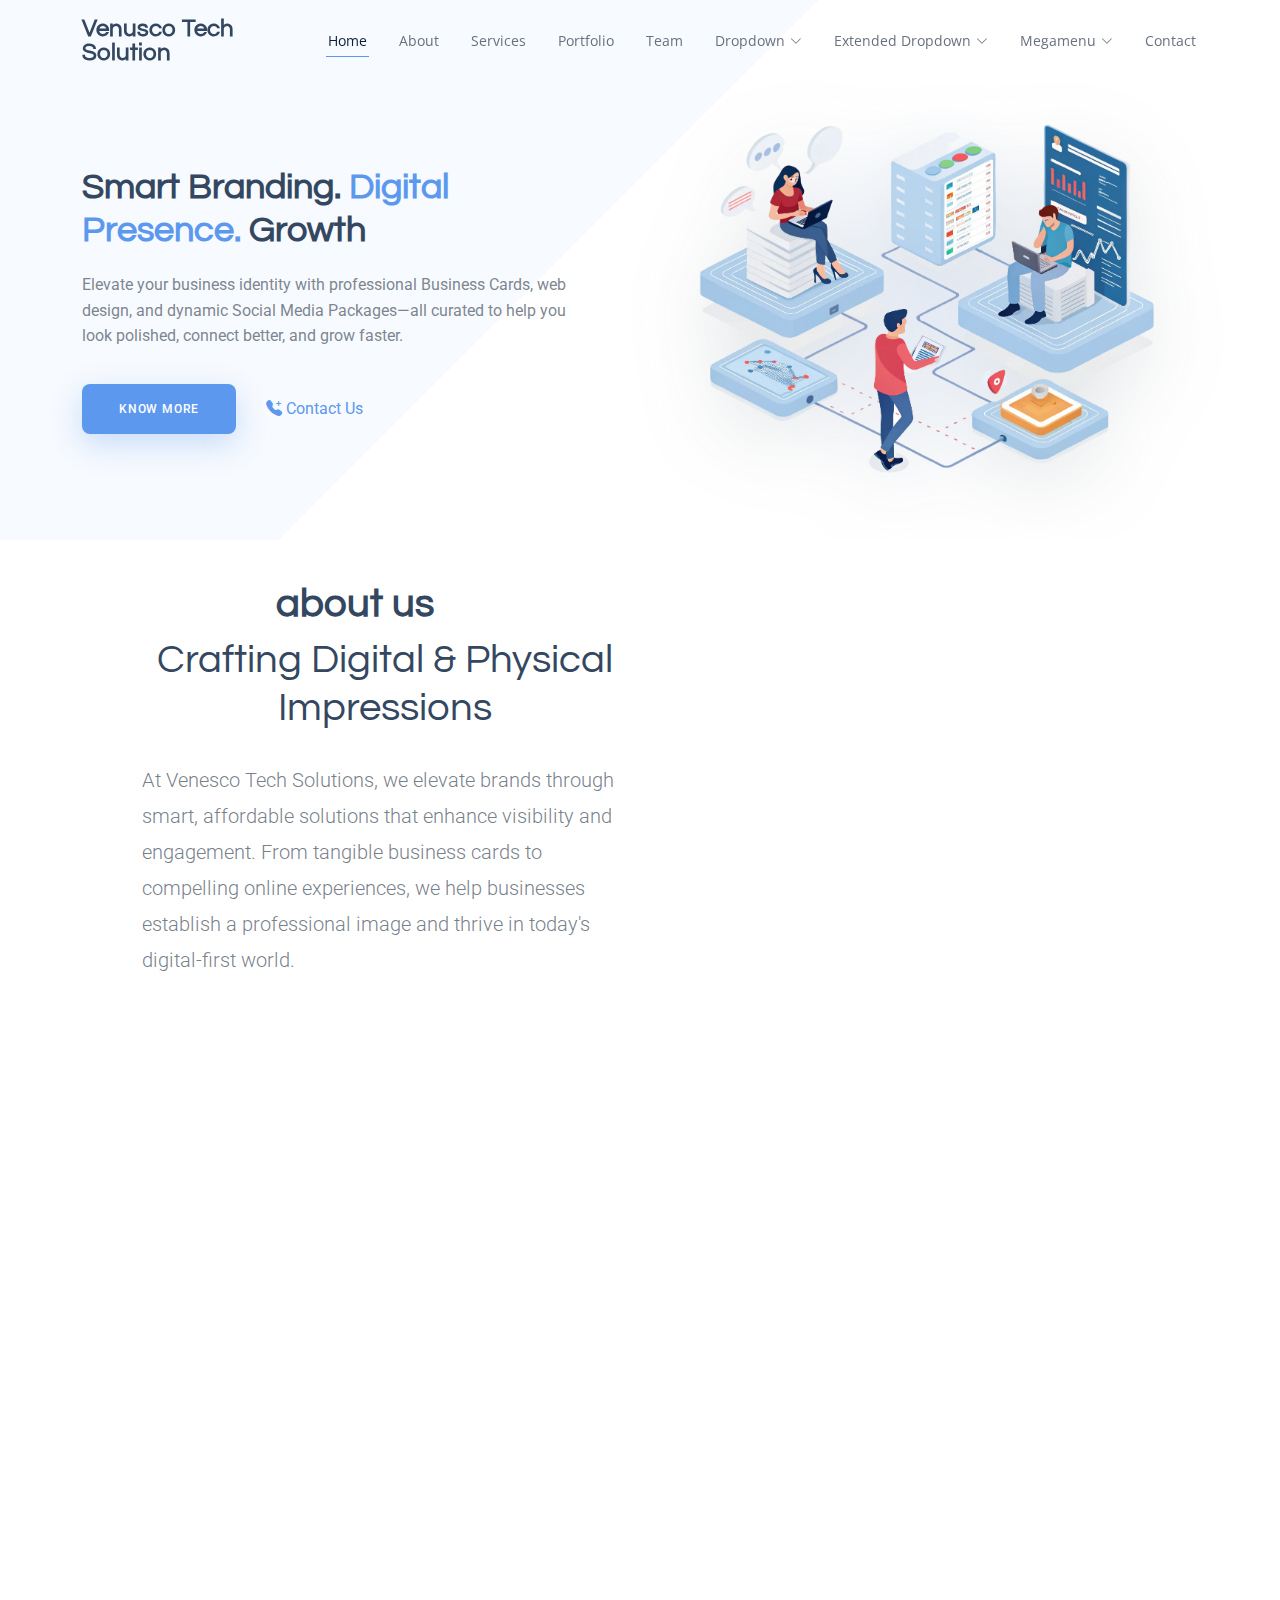
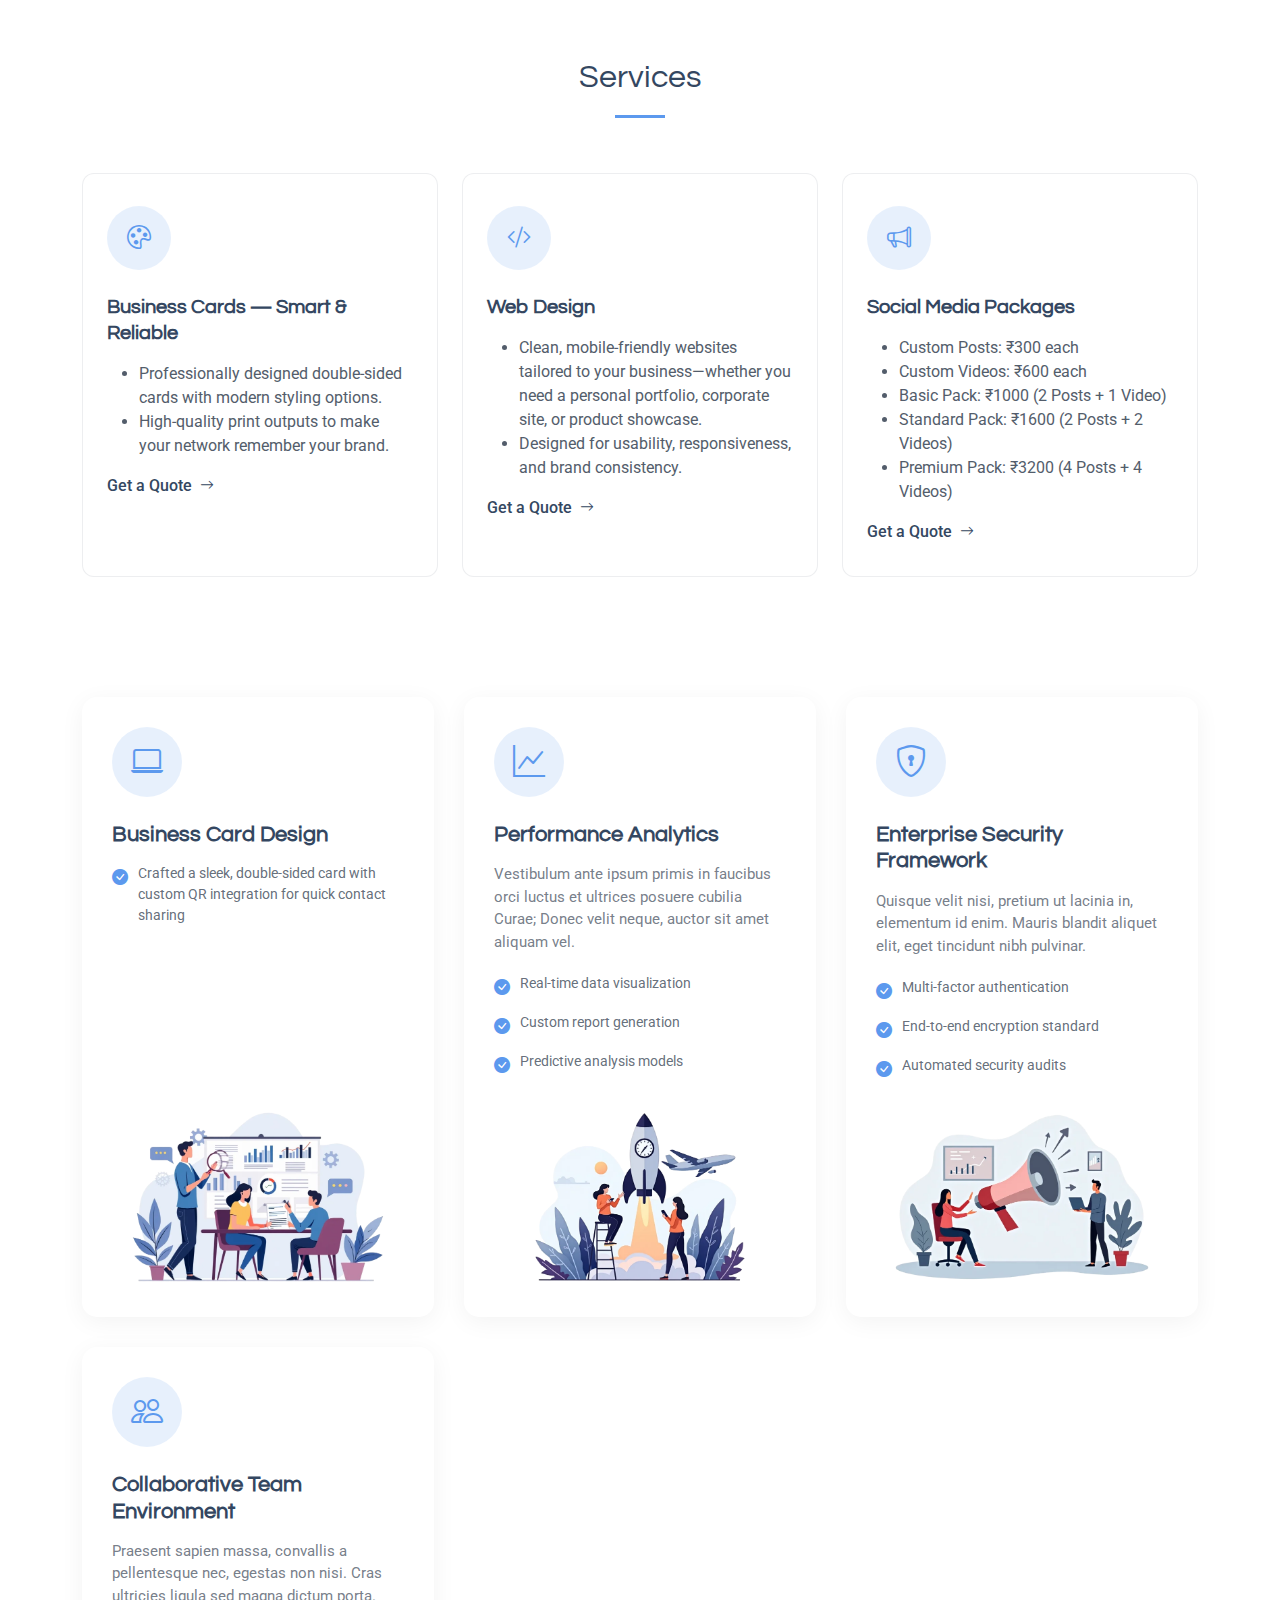
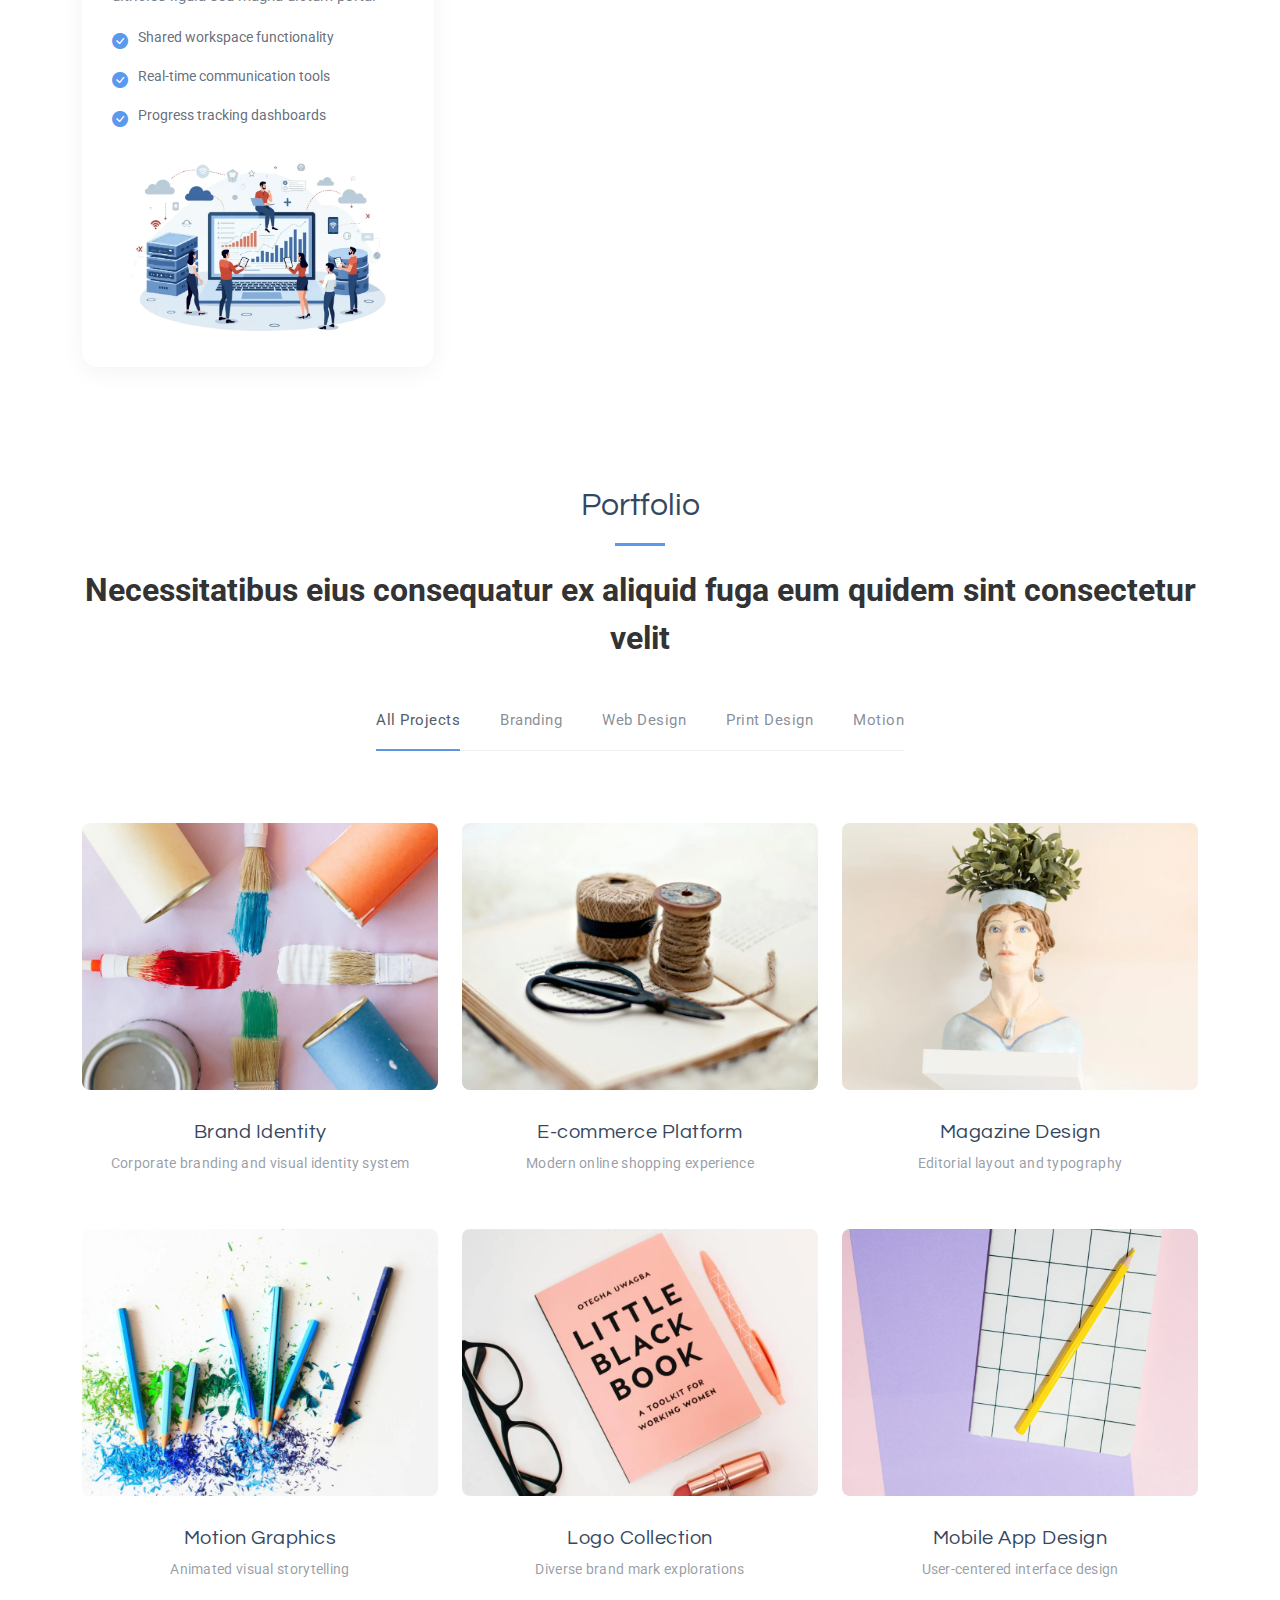
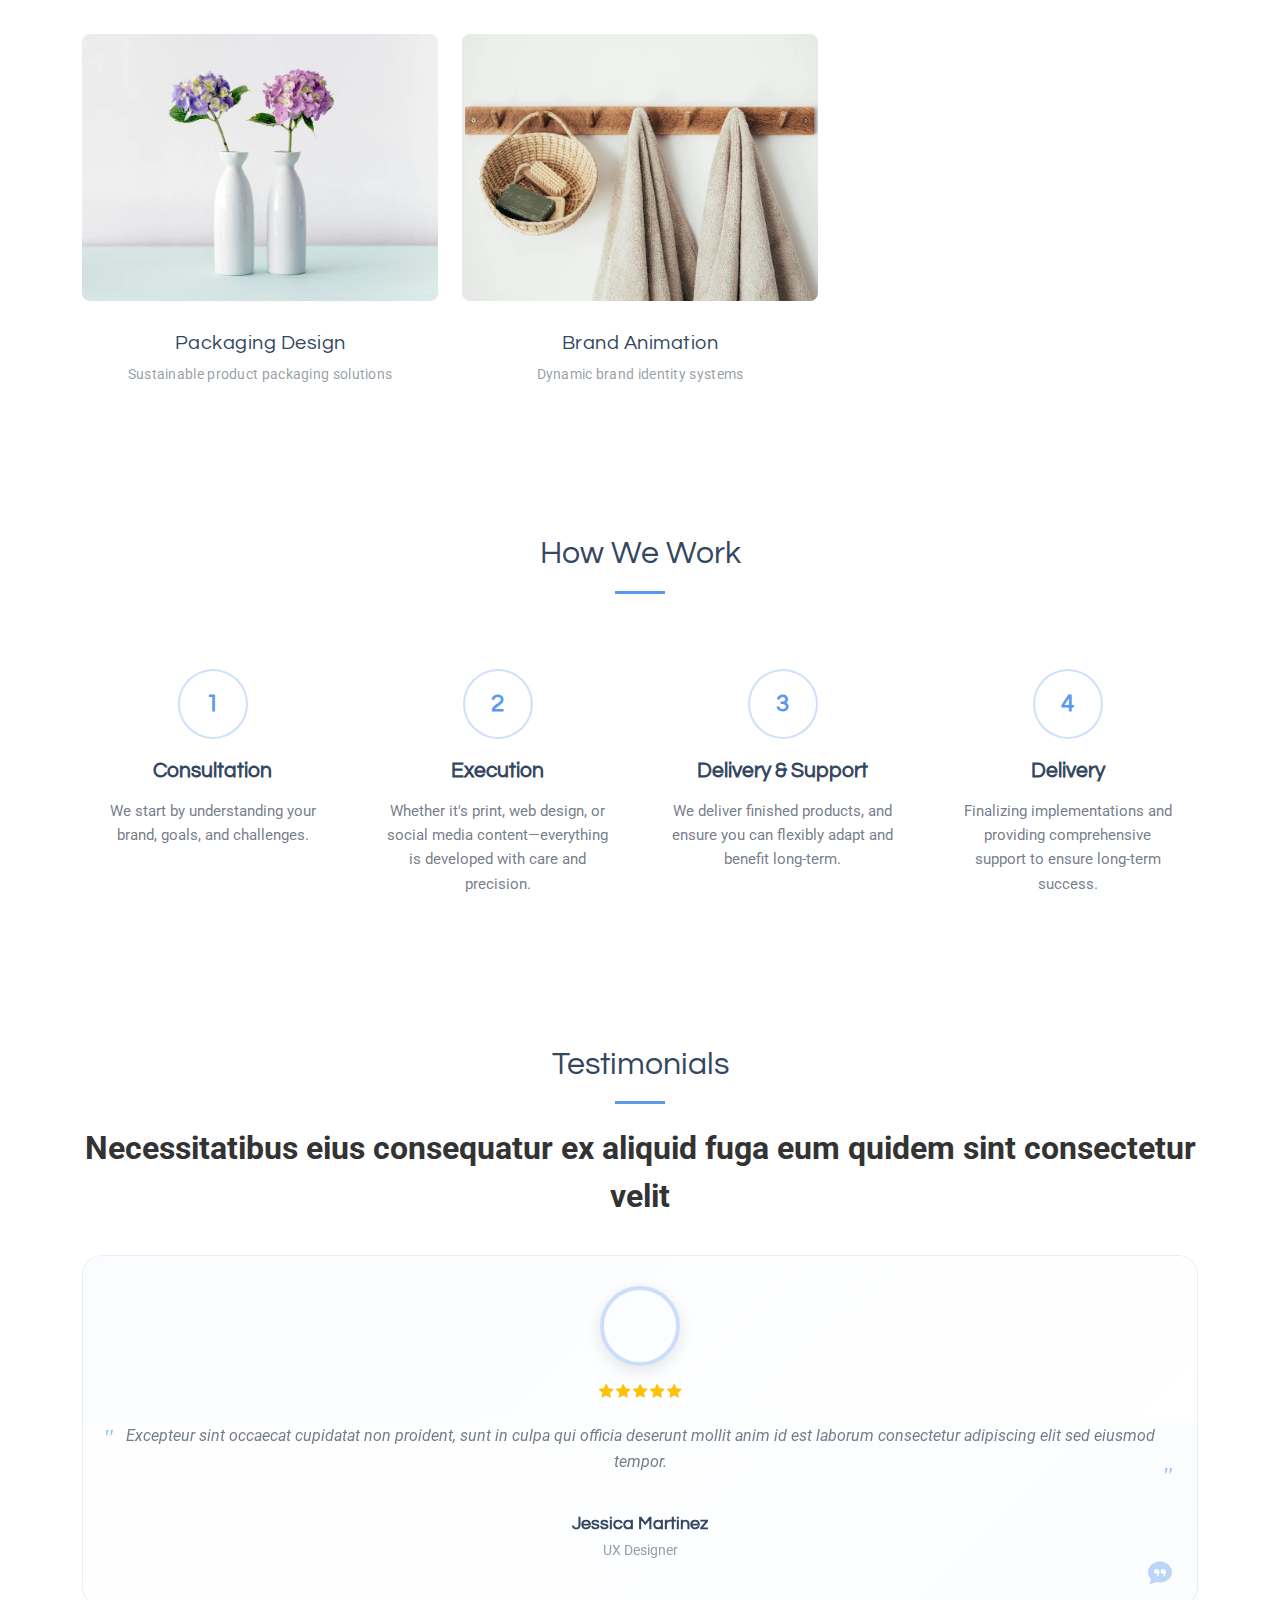
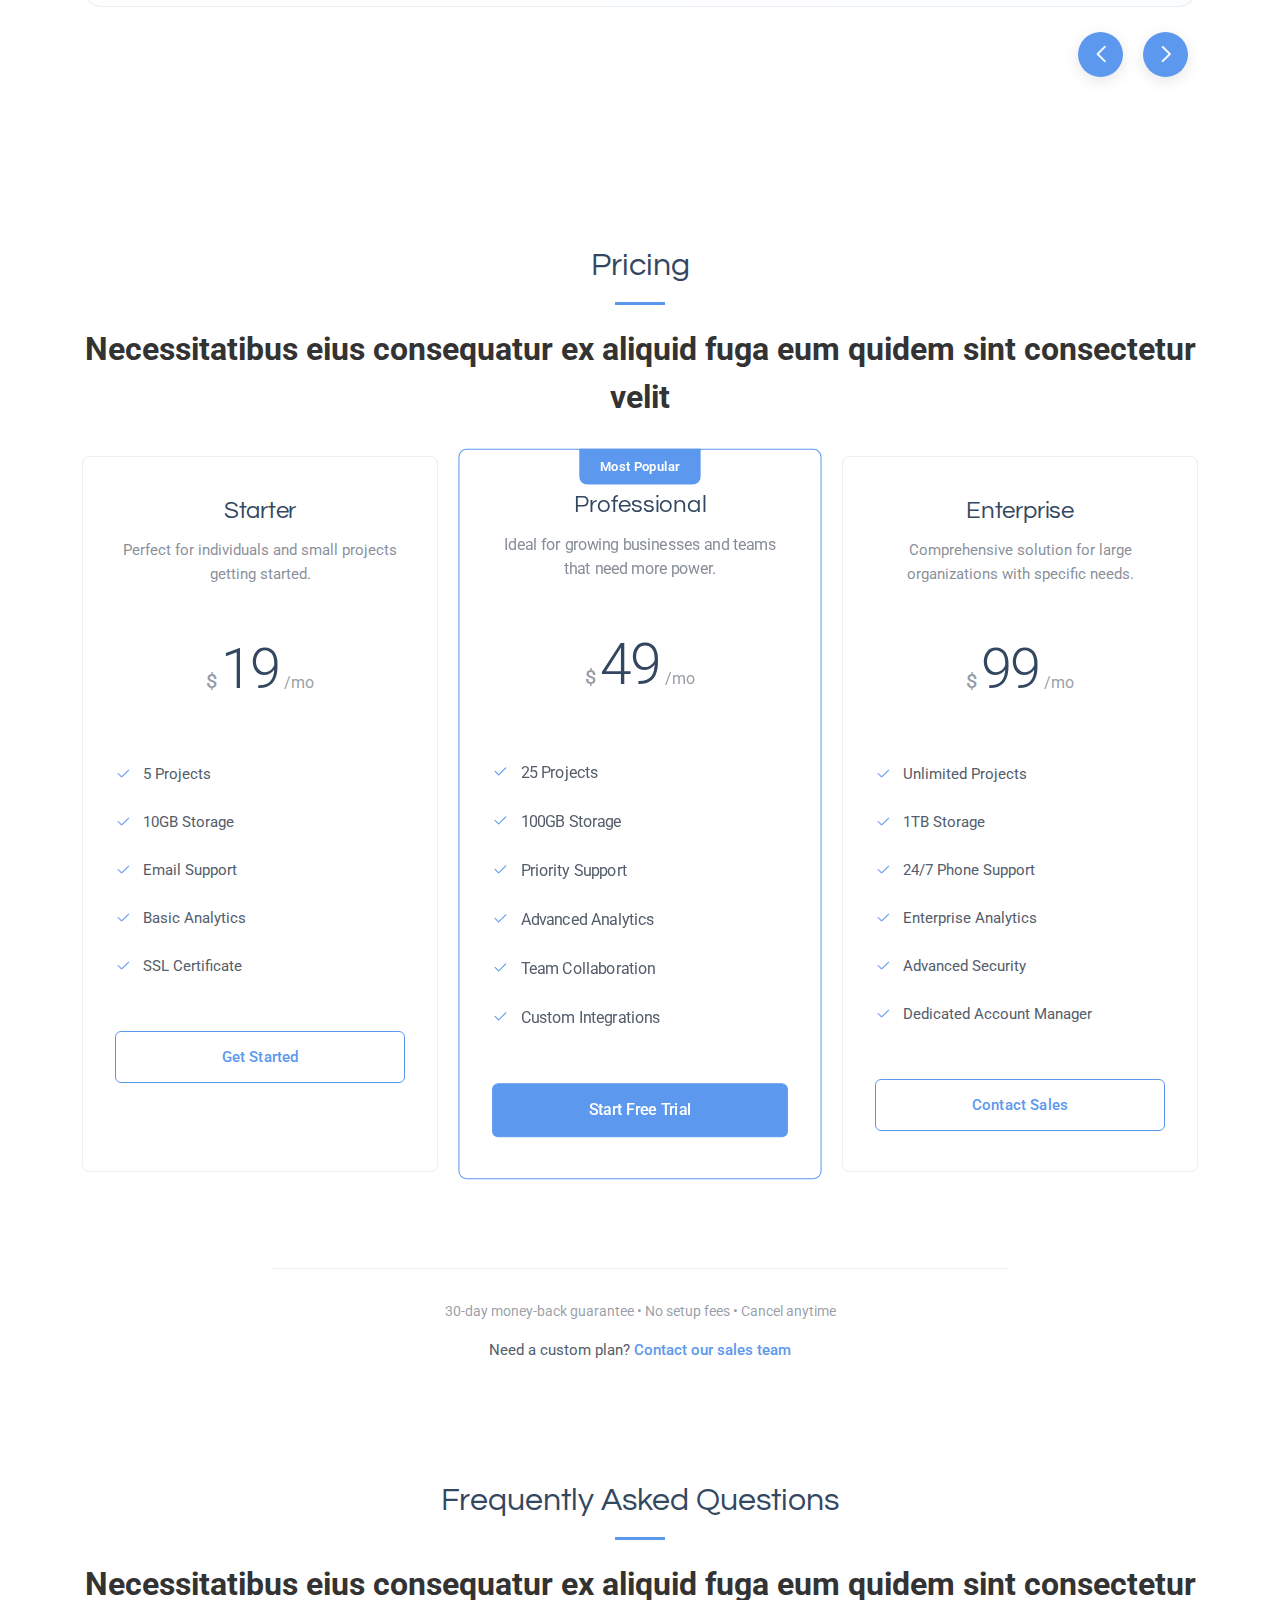
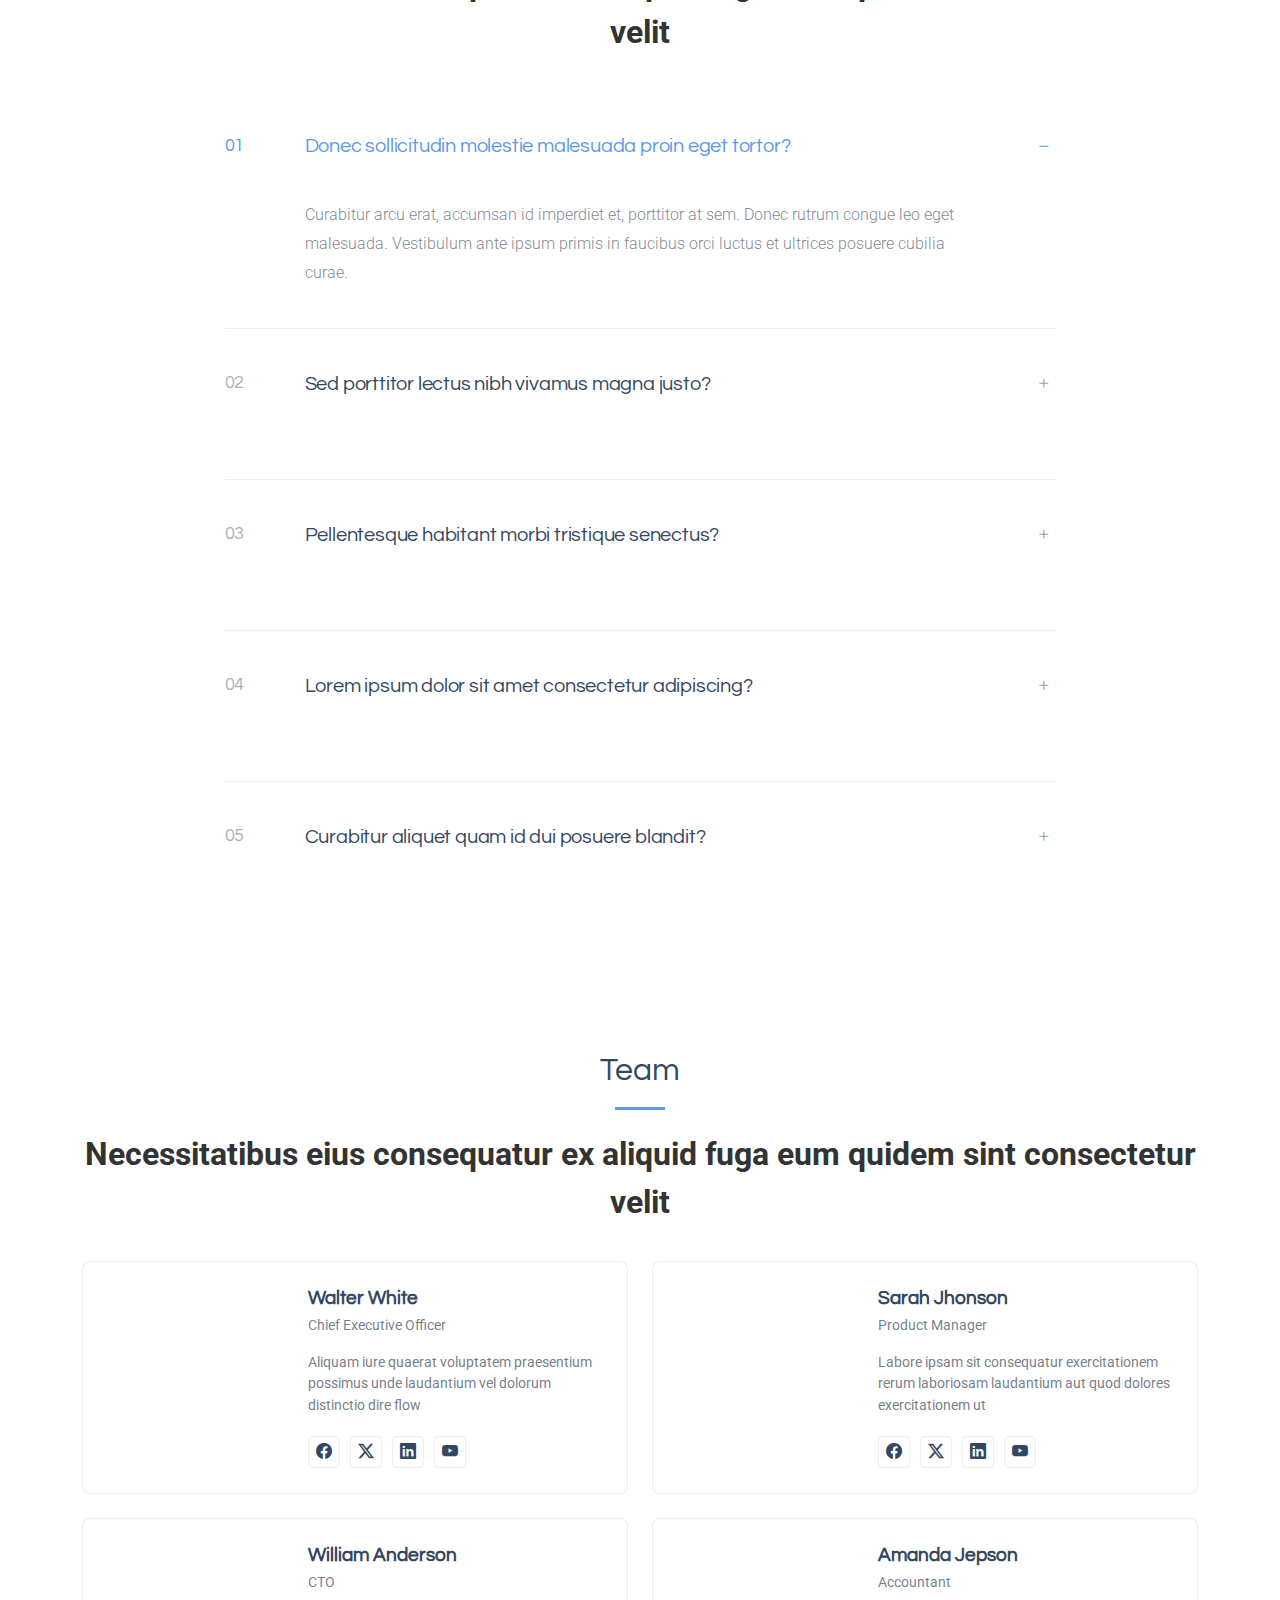
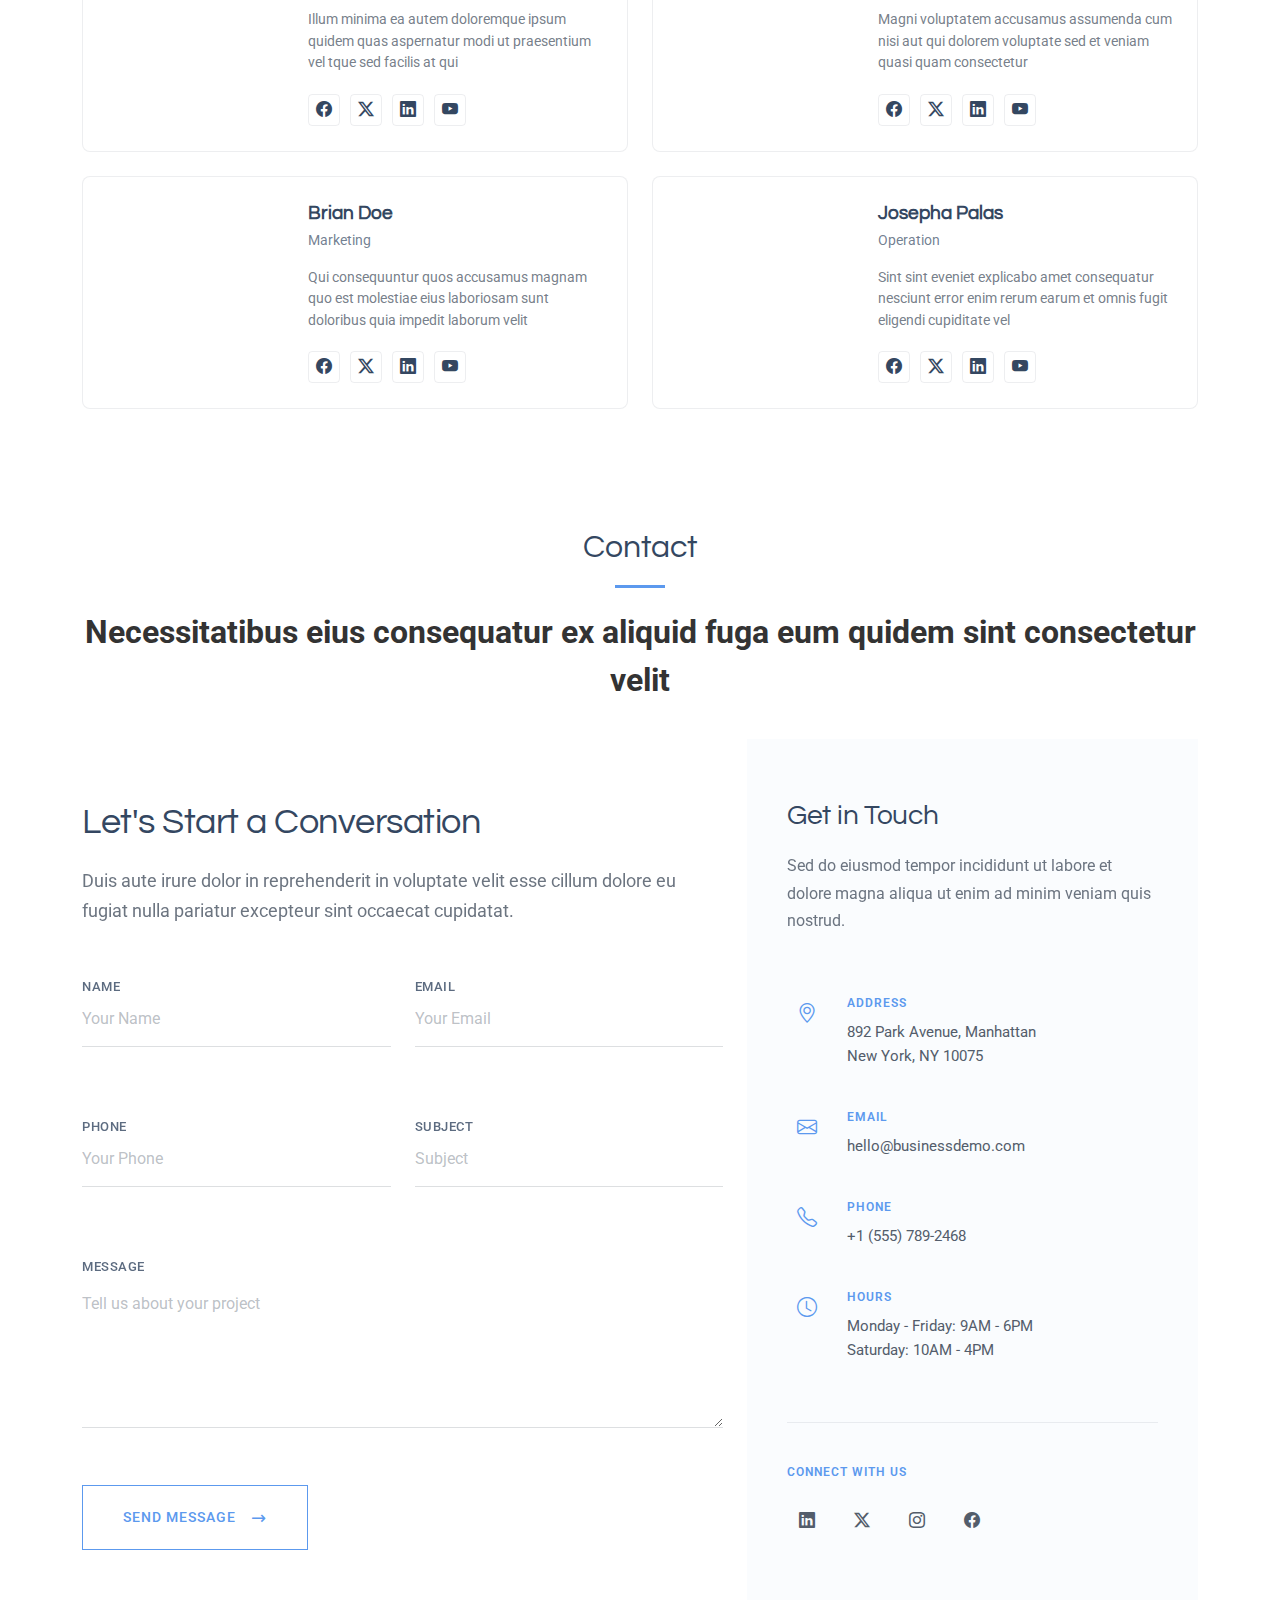
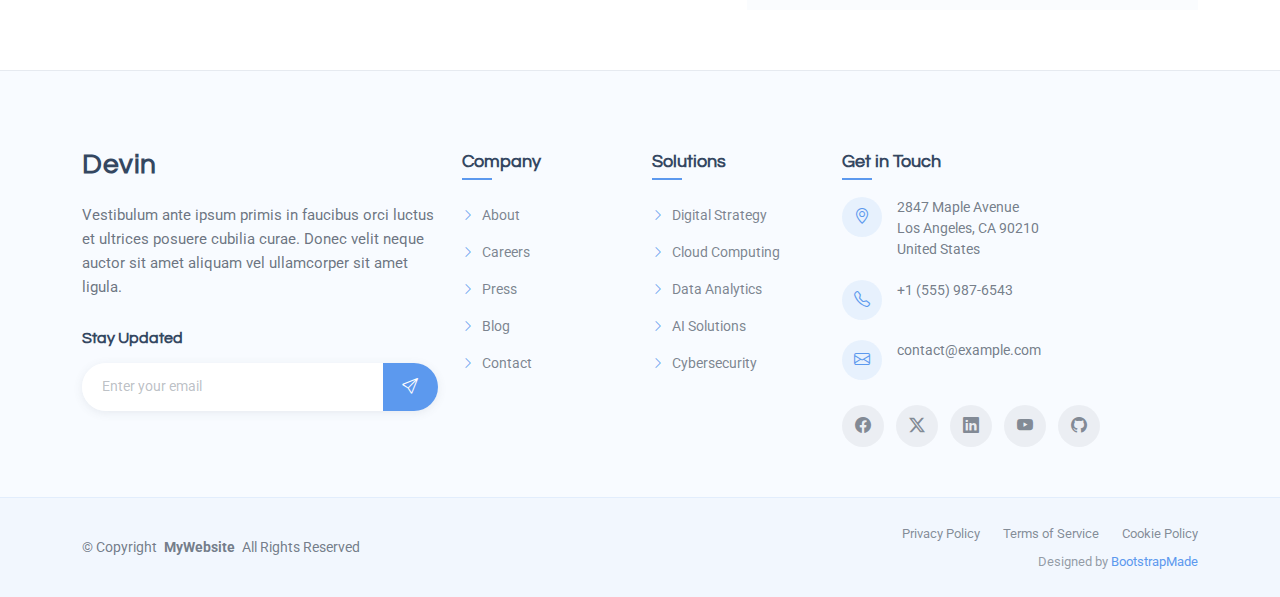
<file: index.html>
<!DOCTYPE html>
<html lang="en">

<head>
  <meta charset="utf-8">
  <meta content="width=device-width, initial-scale=1.0" name="viewport">
  <title>Venusco Tech Solution</title>
  <meta name="description" content="">
  <meta name="keywords" content="">

  <!-- Favicons -->
  <link href="assets/img/favicon.png" rel="icon">
  <link href="assets/img/apple-touch-icon.png" rel="apple-touch-icon">

  <!-- Fonts -->
  <link href="https://fonts.googleapis.com" rel="preconnect">
  <link href="https://fonts.gstatic.com" rel="preconnect" crossorigin>
  <link href="https://fonts.googleapis.com/css2?family=Roboto:ital,wght@0,100;0,300;0,400;0,500;0,700;0,900;1,100;1,300;1,400;1,500;1,700;1,900&family=Open+Sans:ital,wght@0,300;0,400;0,500;0,600;0,700;0,800;1,300;1,400;1,500;1,600;1,700;1,800&family=Questrial:wght@400&display=swap" rel="stylesheet">

  <!-- Vendor CSS Files -->
  <link href="assets/vendor/bootstrap/css/bootstrap.min.css" rel="stylesheet">
  <link href="assets/vendor/bootstrap-icons/bootstrap-icons.css" rel="stylesheet">
  <link href="assets/vendor/glightbox/css/glightbox.min.css" rel="stylesheet">
  <link href="assets/vendor/swiper/swiper-bundle.min.css" rel="stylesheet">

  <!-- Main CSS File -->
  <link href="assets/css/main.css" rel="stylesheet">

  <!-- =======================================================
  * Template Name: Devin
  * Template URL: https://bootstrapmade.com/devin-bootstrap-template/
  * Updated: Jul 23 2025 with Bootstrap v5.3.7
  * Author: BootstrapMade.com
  * License: https://bootstrapmade.com/license/
  ======================================================== -->
</head>

<body class="index-page">

  <header id="header" class="header d-flex align-items-center fixed-top">
    <div class="container-fluid container-xl position-relative d-flex align-items-center justify-content-between">

      <a href="index.html" class="logo d-flex align-items-center">
        <!-- Uncomment the line below if you also wish to use an image logo -->
        <!-- <img src="assets/img/logo.webp" alt=""> -->
        <h1 class="sitename">Venusco Tech Solution</h1>
      </a>

      <nav id="navmenu" class="navmenu">
        <ul>
          <li><a href="#hero" class="active">Home</a></li>
          <li><a href="#about">About</a></li>
          <li><a href="#services">Services</a></li>
          <li><a href="#portfolio">Portfolio</a></li>
          <li><a href="#team">Team</a></li>
          <li class="dropdown"><a href="#"><span>Dropdown</span> <i class="bi bi-chevron-down toggle-dropdown"></i></a>
            <ul>
              <li><a href="#">Dropdown 1</a></li>
              <li class="dropdown"><a href="#"><span>Deep Dropdown</span> <i class="bi bi-chevron-down toggle-dropdown"></i></a>
                <ul>
                  <li><a href="#">Deep Dropdown 1</a></li>
                  <li><a href="#">Deep Dropdown 2</a></li>
                  <li><a href="#">Deep Dropdown 3</a></li>
                  <li><a href="#">Deep Dropdown 4</a></li>
                  <li><a href="#">Deep Dropdown 5</a></li>
                </ul>
              </li>
              <li><a href="#">Dropdown 2</a></li>
              <li><a href="#">Dropdown 3</a></li>
              <li><a href="#">Dropdown 4</a></li>
            </ul>
          </li>

          <li class="dropdown extended-dropdown-2"><a href="#"><span>Extended Dropdown</span> <i class="bi bi-chevron-down toggle-dropdown"></i></a>
            <ul>
              <li>
                <a href="#">
                  <div class="menu-item-content">
                    <div class="menu-icon">
                      <i class="bi bi-speedometer2"></i>
                    </div>
                    <div class="menu-text">
                      <span class="menu-title">Analytics Dashboard</span>
                      <span class="menu-description">Track your performance metrics</span>
                    </div>
                  </div>
                  <div class="menu-badge">New</div>
                </a>
              </li>
              <li>
                <a href="#">
                  <div class="menu-item-content">
                    <div class="menu-icon">
                      <i class="bi bi-people"></i>
                    </div>
                    <div class="menu-text">
                      <span class="menu-title">Team Management</span>
                      <span class="menu-description">Manage your team members</span>
                    </div>
                  </div>
                </a>
              </li>
              <li>
                <a href="#">
                  <div class="menu-item-content">
                    <div class="menu-icon">
                      <i class="bi bi-graph-up"></i>
                    </div>
                    <div class="menu-text">
                      <span class="menu-title">Sales Reports</span>
                      <span class="menu-description">Review financial statistics</span>
                    </div>
                  </div>
                  <div class="menu-badge hot">Hot</div>
                </a>
              </li>
              <li>
                <a href="#">
                  <div class="menu-item-content">
                    <div class="menu-icon">
                      <i class="bi bi-shield-lock"></i>
                    </div>
                    <div class="menu-text">
                      <span class="menu-title">Security Center</span>
                      <span class="menu-description">Manage privacy settings</span>
                    </div>
                  </div>
                </a>
              </li>
              <li>
                <a href="#">
                  <div class="menu-item-content">
                    <div class="menu-icon">
                      <i class="bi bi-chat-dots"></i>
                    </div>
                    <div class="menu-text">
                      <span class="menu-title">Message Center</span>
                      <span class="menu-description">Check your notifications</span>
                    </div>
                  </div>
                  <div class="menu-badge updates">5</div>
                </a>
              </li>
            </ul>
          </li>

          <!-- Megamenu 2 -->
          <li class="megamenu-2"><a href="#"><span>Megamenu</span> <i class="bi bi-chevron-down toggle-dropdown"></i></a>

            <!-- Mobile Megamenu -->
            <ul class="mobile-megamenu">

              <li><a href="#">Product Analytics</a></li>
              <li><a href="#">Customer Insights</a></li>
              <li><a href="#">Market Research</a></li>

              <li class="dropdown"><a href="#"><span>Enterprise Software</span> <i class="bi bi-chevron-down toggle-dropdown"></i></a>
                <ul>
                  <li><a href="#">CRM Solutions</a></li>
                  <li><a href="#">ERP Systems</a></li>
                  <li><a href="#">Workflow Automation</a></li>
                  <li><a href="#">Document Management</a></li>
                  <li><a href="#">Business Intelligence</a></li>
                  <li><a href="#">Integration Platform</a></li>
                </ul>
              </li>

              <li class="dropdown"><a href="#"><span>Development Tools</span> <i class="bi bi-chevron-down toggle-dropdown"></i></a>
                <ul>
                  <li><a href="#">Code Editors</a></li>
                  <li><a href="#">Version Control</a></li>
                  <li><a href="#">Testing Frameworks</a></li>
                  <li><a href="#">Deployment Tools</a></li>
                  <li><a href="#">API Management</a></li>
                  <li><a href="#">Performance Monitoring</a></li>
                </ul>
              </li>

              <li class="dropdown"><a href="#"><span>Creative Suite</span> <i class="bi bi-chevron-down toggle-dropdown"></i></a>
                <ul>
                  <li><a href="#">Design Software</a></li>
                  <li><a href="#">Video Editing</a></li>
                  <li><a href="#">Audio Production</a></li>
                  <li><a href="#">Animation Tools</a></li>
                  <li><a href="#">Photo Editing</a></li>
                  <li><a href="#">3D Modeling</a></li>
                </ul>
              </li>

              <li class="dropdown"><a href="#"><span>Resources</span> <i class="bi bi-chevron-down toggle-dropdown"></i></a>
                <ul>
                  <li><a href="#">Documentation</a></li>
                  <li><a href="#">Tutorials</a></li>
                  <li><a href="#">Community</a></li>
                  <li><a href="#">Blog Posts</a></li>
                </ul>
              </li>

            </ul><!-- End Mobile Megamenu -->

            <!-- Desktop Megamenu -->
            <div class="desktop-megamenu">

              <div class="tab-navigation">
                <ul class="nav nav-tabs flex-column" id="7525-megamenu-tabs" role="tablist">
                  <li class="nav-item" role="presentation">
                    <button class="nav-link active" id="7525-tab-1-tab" data-bs-toggle="tab" data-bs-target="#7525-tab-1" type="button" role="tab" aria-controls="7525-tab-1" aria-selected="true">
                      <i class="bi bi-building-gear"></i>
                      <span>Enterprise Software</span>
                    </button>
                  </li>
                  <li class="nav-item" role="presentation">
                    <button class="nav-link" id="7525-tab-2-tab" data-bs-toggle="tab" data-bs-target="#7525-tab-2" type="button" role="tab" aria-controls="7525-tab-2" aria-selected="false">
                      <i class="bi bi-code-slash"></i>
                      <span>Development Tools</span>
                    </button>
                  </li>
                  <li class="nav-item" role="presentation">
                    <button class="nav-link" id="7525-tab-3-tab" data-bs-toggle="tab" data-bs-target="#7525-tab-3" type="button" role="tab" aria-controls="7525-tab-3" aria-selected="false">
                      <i class="bi bi-palette"></i>
                      <span>Creative Suite</span>
                    </button>
                  </li>
                  <li class="nav-item" role="presentation">
                    <button class="nav-link" id="7525-tab-4-tab" data-bs-toggle="tab" data-bs-target="#7525-tab-4" type="button" role="tab" aria-controls="7525-tab-4" aria-selected="false">
                      <i class="bi bi-journal-text"></i>
                      <span>Resources</span>
                    </button>
                  </li>
                </ul>
              </div>

              <div class="tab-content">

                <!-- Enterprise Software Tab -->
                <div class="tab-pane fade show active" id="7525-tab-1" role="tabpanel" aria-labelledby="7525-tab-1-tab">
                  <div class="content-grid">
                    <div class="product-section">
                      <h4>Core Solutions</h4>
                      <div class="product-list">
                        <a href="#" class="product-link">
                          <i class="bi bi-people"></i>
                          <div>
                            <span>CRM Solutions</span>
                            <small>Manage customer relationships effectively</small>
                          </div>
                        </a>
                        <a href="#" class="product-link">
                          <i class="bi bi-diagram-3"></i>
                          <div>
                            <span>ERP Systems</span>
                            <small>Integrate all business processes</small>
                          </div>
                        </a>
                        <a href="#" class="product-link">
                          <i class="bi bi-gear-wide"></i>
                          <div>
                            <span>Workflow Automation</span>
                            <small>Streamline repetitive tasks</small>
                          </div>
                        </a>
                      </div>
                    </div>

                    <div class="product-section">
                      <h4>Data &amp; Analytics</h4>
                      <div class="product-list">
                        <a href="#" class="product-link">
                          <i class="bi bi-file-earmark-text"></i>
                          <div>
                            <span>Document Management</span>
                            <small>Organize and secure documents</small>
                          </div>
                        </a>
                        <a href="#" class="product-link">
                          <i class="bi bi-bar-chart"></i>
                          <div>
                            <span>Business Intelligence</span>
                            <small>Make data-driven decisions</small>
                          </div>
                        </a>
                        <a href="#" class="product-link">
                          <i class="bi bi-share"></i>
                          <div>
                            <span>Integration Platform</span>
                            <small>Connect all your systems</small>
                          </div>
                        </a>
                      </div>
                    </div>
                  </div>

                  <div class="featured-banner">
                    <div class="banner-content">
                      <img src="assets/img/misc/misc-7.webp" alt="Enterprise Solutions" class="banner-image">
                      <div class="banner-info">
                        <h5>Enterprise Package</h5>
                        <p>Comprehensive business management solution with advanced features and 24/7 support.</p>
                        <a href="#" class="cta-btn">Get Started <i class="bi bi-arrow-right"></i></a>
                      </div>
                    </div>
                  </div>
                </div>

                <!-- Development Tools Tab -->
                <div class="tab-pane fade" id="7525-tab-2" role="tabpanel" aria-labelledby="7525-tab-2-tab">
                  <div class="content-grid">
                    <div class="product-section">
                      <h4>Code &amp; Build</h4>
                      <div class="product-list">
                        <a href="#" class="product-link">
                          <i class="bi bi-code-square"></i>
                          <div>
                            <span>Code Editors</span>
                            <small>Advanced development environment</small>
                          </div>
                        </a>
                        <a href="#" class="product-link">
                          <i class="bi bi-git"></i>
                          <div>
                            <span>Version Control</span>
                            <small>Track changes and collaborate</small>
                          </div>
                        </a>
                        <a href="#" class="product-link">
                          <i class="bi bi-check2-square"></i>
                          <div>
                            <span>Testing Frameworks</span>
                            <small>Ensure code quality</small>
                          </div>
                        </a>
                      </div>
                    </div>

                    <div class="product-section">
                      <h4>Deploy &amp; Monitor</h4>
                      <div class="product-list">
                        <a href="#" class="product-link">
                          <i class="bi bi-cloud-upload"></i>
                          <div>
                            <span>Deployment Tools</span>
                            <small>Seamless application deployment</small>
                          </div>
                        </a>
                        <a href="#" class="product-link">
                          <i class="bi bi-api"></i>
                          <div>
                            <span>API Management</span>
                            <small>Design and manage APIs</small>
                          </div>
                        </a>
                        <a href="#" class="product-link">
                          <i class="bi bi-speedometer2"></i>
                          <div>
                            <span>Performance Monitoring</span>
                            <small>Track application performance</small>
                          </div>
                        </a>
                      </div>
                    </div>
                  </div>

                  <div class="featured-banner">
                    <div class="banner-content">
                      <img src="assets/img/misc/misc-12.webp" alt="Development Tools" class="banner-image">
                      <div class="banner-info">
                        <h5>Developer Suite</h5>
                        <p>Complete toolkit for modern development teams with integrated CI/CD pipelines.</p>
                        <a href="#" class="cta-btn">Explore Tools <i class="bi bi-arrow-right"></i></a>
                      </div>
                    </div>
                  </div>
                </div>

                <!-- Creative Suite Tab -->
                <div class="tab-pane fade" id="7525-tab-3" role="tabpanel" aria-labelledby="7525-tab-3-tab">
                  <div class="content-grid">
                    <div class="product-section">
                      <h4>Design &amp; Visual</h4>
                      <div class="product-list">
                        <a href="#" class="product-link">
                          <i class="bi bi-brush"></i>
                          <div>
                            <span>Design Software</span>
                            <small>Professional graphic design tools</small>
                          </div>
                        </a>
                        <a href="#" class="product-link">
                          <i class="bi bi-camera-video"></i>
                          <div>
                            <span>Video Editing</span>
                            <small>Professional video production</small>
                          </div>
                        </a>
                        <a href="#" class="product-link">
                          <i class="bi bi-image"></i>
                          <div>
                            <span>Photo Editing</span>
                            <small>Advanced image manipulation</small>
                          </div>
                        </a>
                      </div>
                    </div>

                    <div class="product-section">
                      <h4>Media Production</h4>
                      <div class="product-list">
                        <a href="#" class="product-link">
                          <i class="bi bi-music-note"></i>
                          <div>
                            <span>Audio Production</span>
                            <small>Professional audio editing</small>
                          </div>
                        </a>
                        <a href="#" class="product-link">
                          <i class="bi bi-play-circle"></i>
                          <div>
                            <span>Animation Tools</span>
                            <small>Create stunning animations</small>
                          </div>
                        </a>
                        <a href="#" class="product-link">
                          <i class="bi bi-box"></i>
                          <div>
                            <span>3D Modeling</span>
                            <small>Advanced 3D design software</small>
                          </div>
                        </a>
                      </div>
                    </div>
                  </div>

                  <div class="featured-banner">
                    <div class="banner-content">
                      <img src="assets/img/misc/misc-5.webp" alt="Creative Suite" class="banner-image">
                      <div class="banner-info">
                        <h5>Creative Pro</h5>
                        <p>Everything you need for creative projects, from concept to final production.</p>
                        <a href="#" class="cta-btn">Start Creating <i class="bi bi-arrow-right"></i></a>
                      </div>
                    </div>
                  </div>
                </div>

                <!-- Resources Tab -->
                <div class="tab-pane fade" id="7525-tab-4" role="tabpanel" aria-labelledby="7525-tab-4-tab">
                  <div class="resources-layout">
                    <div class="resource-categories">
                      <div class="resource-category">
                        <i class="bi bi-book"></i>
                        <h5>Documentation</h5>
                        <p>Comprehensive guides and API references for all our products and services.</p>
                        <a href="#" class="resource-link">Browse Docs <i class="bi bi-arrow-right"></i></a>
                      </div>
                      <div class="resource-category">
                        <i class="bi bi-play-circle"></i>
                        <h5>Video Tutorials</h5>
                        <p>Step-by-step video guides to help you get the most out of our solutions.</p>
                        <a href="#" class="resource-link">Watch Tutorials <i class="bi bi-arrow-right"></i></a>
                      </div>
                      <div class="resource-category">
                        <i class="bi bi-chat-square-dots"></i>
                        <h5>Community Forum</h5>
                        <p>Connect with other users, share tips, and get answers to your questions.</p>
                        <a href="#" class="resource-link">Join Community <i class="bi bi-arrow-right"></i></a>
                      </div>
                      <div class="resource-category">
                        <i class="bi bi-newspaper"></i>
                        <h5>Blog &amp; Articles</h5>
                        <p>Latest insights, best practices, and industry trends from our experts.</p>
                        <a href="#" class="resource-link">Read Blog <i class="bi bi-arrow-right"></i></a>
                      </div>
                    </div>
                  </div>
                </div>

              </div>

            </div><!-- End Desktop Megamenu -->

          </li><!-- End Mega Menu 2 -->

          <li><a href="#contact">Contact</a></li>

        </ul>
        <i class="mobile-nav-toggle d-xl-none bi bi-list"></i>
      </nav>

    </div>
  </header>

  <main class="main">

    <!-- Hero Section -->
    <section id="hero" class="hero section">

      <div class="container">
        <div class="row align-items-center">
          <div class="col-lg-6">
            <div class="hero-content">
              <h1>Smart Branding.  <span>Digital Presence.  </span>Growth</h1>
              <p>Elevate your business identity with professional Business Cards, web design, and dynamic Social Media Packages—all curated to help you look polished, connect better, and grow faster.</p>
              <div class="hero-actions justify-content-center justify-content-lg-start">
                <a href="#services" class="btn-primary scrollto">Know More</a>
                <a href="#contact" >
                  <i class="bi bi-telephone-plus-fill"></i>
                  <span>Contact Us</span>
                </a>
              </div>
            </div>
          </div>
          <div class="col-lg-6">
            <div class="hero-image">
              <img src="assets/img/illustration/illustration-28.webp" class="img-fluid floating" alt="">
            </div>
          </div>
        </div>
      </div>

    </section><!-- /Hero Section -->

    <!-- Clients Section -->
    <section id="clients" class="clients section">

      <div class="container">

        <div class="swiper init-swiper">
          <script type="application/json" class="swiper-config">
            {
              "loop": true,
              "speed": 600,
              "autoplay": {
                "delay": 5000
              },
              "slidesPerView": "auto",
              "breakpoints": {
                "320": {
                  "slidesPerView": 2,
                  "spaceBetween": 40
                },
                "480": {
                  "slidesPerView": 3,
                  "spaceBetween": 60
                },
                "640": {
                  "slidesPerView": 4,
                  "spaceBetween": 80
                },
                "992": {
                  "slidesPerView": 6,
                  "spaceBetween": 120
                }
              }
            }
          </script>
          <!-- <div class="swiper-wrapper align-items-center">
            <div class="swiper-slide"><img src="assets/img/clients/clients-1.webp" class="img-fluid" alt=""></div>
            <div class="swiper-slide"><img src="assets/img/clients/clients-2.webp" class="img-fluid" alt=""></div>
            <div class="swiper-slide"><img src="assets/img/clients/clients-3.webp" class="img-fluid" alt=""></div>
            <div class="swiper-slide"><img src="assets/img/clients/clients-4.webp" class="img-fluid" alt=""></div>
            <div class="swiper-slide"><img src="assets/img/clients/clients-5.webp" class="img-fluid" alt=""></div>
            <div class="swiper-slide"><img src="assets/img/clients/clients-6.webp" class="img-fluid" alt=""></div>
            <div class="swiper-slide"><img src="assets/img/clients/clients-7.webp" class="img-fluid" alt=""></div>
            <div class="swiper-slide"><img src="assets/img/clients/clients-8.webp" class="img-fluid" alt=""></div>
          </div> -->
        </div>

      </div>

    </section><!-- /Clients Section -->

    <!-- About Section -->
    <section id="about" class="about section">

      <div class="container">

        <div class="row align-items-center">

          <!-- Image Column -->
          <!-- <div class="col-lg-6">
            <div class="about-image">
              <img src="assets/img/about/about-portrait-4.webp" alt="About" class="img-fluid">
            </div>
          </div> -->

          <!-- Content Column -->
          <div class="col-lg-6">
            <h1 class="aboutus">about us</h1>
            <div class="content">
              <h2 class="abouttitle">Crafting Digital & Physical Impressions</h2>
              <p class="lead">At Venesco Tech Solutions, we elevate brands through smart, affordable solutions that enhance visibility and engagement. From tangible business cards to compelling online experiences, we help businesses establish a professional image and thrive in today's digital-first world.</p>

              <!-- <p>Ut enim ad minim veniam, quis nostrud exercitation ullamco laboris nisi ut aliquip ex ea commodo consequat. Duis aute irure dolor in reprehenderit in voluptate velit esse cillum dolore eu fugiat nulla pariatur.</p> -->

             
              <div class="about-points">
      <div class="point-card">
        <h3>🚀 Digital Growth</h3>
        <p>Helping businesses grow with modern digital strategies and tools.</p>
      </div>
      <div class="point-card">
        <h3>🎨 Creative Design</h3>
        <p>Unique branding, business cards, and marketing materials that stand out.</p>
      </div>
      <div class="point-card">
        <h3>🌐 Web Solutions</h3>
        <p>Smart and affordable websites that increase visibility and engagement.</p>
      </div>
      <div class="point-card">
        <h3>🤝 Client Support</h3>
        <p>Dedicated support to ensure your brand thrives in a digital-first world.</p>
      </div>
    </div>

            </div>
          </div>

        </div>

      </div>

    </section><!-- /About Section -->

    <!-- Services Section -->
    <section id="services" class="services section">

      <!-- Section Title -->
      <div class="container section-title">
        <h2>Services</h2>
        <!-- <p>Necessitatibus eius consequatur ex aliquid fuga eum quidem sint consectetur velit</p> -->
      </div><!-- End Section Title -->

      <div class="container">

        <div class="row gy-4">

          <div class="col-lg-4 col-md-6">
            <div class="service-card">
              <div class="service-icon">
                <i class="bi bi-palette"></i>
              </div>
              <h3>Business Cards — Smart & Reliable</h3>
              <ul>
                <li>Professionally designed double-sided cards with modern styling options.</li>
                <li>High-quality print outputs to make your network remember your brand.</li>
              </ul>
               <a href="#contact" class="service-link">
                Get a Quote
                <i class="bi bi-arrow-right"></i>
              </a>
            </div>
          </div><!-- End Service Card -->

          <div class="col-lg-4 col-md-6">
            <div class="service-card">
              <div class="service-icon">
                <i class="bi bi-code-slash"></i>
              </div>
              <h3>Web Design</h3>
             <ul>
              <li>Clean, mobile-friendly websites tailored to your business—whether you need a personal portfolio, corporate site, or product showcase.</li>
             <li>Designed for usability, responsiveness, and brand consistency.</li>
            </ul>
               <a href="#contact" class="service-link">
                Get a Quote
                <i class="bi bi-arrow-right"></i>
              </a>
            </div>
          </div><!-- End Service Card -->

          <div class="col-lg-4 col-md-6">
            <div class="service-card">
              <div class="service-icon">
                <i class="bi bi-megaphone"></i>
              </div>
              <h3>Social Media Packages</h3>
              <ul>
                <li>Custom Posts: ₹300 each</li>
                <li>Custom Videos: ₹600 each</li>
                <li>Basic Pack: ₹1000 (2 Posts + 1 Video)</li>
                <li>Standard Pack: ₹1600 (2 Posts + 2 Videos)</li>
                <li>Premium Pack: ₹3200 (4 Posts + 4 Videos)</li>
              </ul>
              <a href="#contact" class="service-link">
                Get a Quote
                <i class="bi bi-arrow-right"></i>
              </a>
            </div>
          </div><!-- End Service Card -->

        

        </div>

      </div>

    </section><!-- /Services Section -->

    <!-- Features Section -->
    <section id="features" class="features section">

      <div class="container">

        <div class="features-grid">
          <div class="features-card">
            <div class="icon-wrapper">
              <i class="bi bi-laptop"></i>
            </div>
            <h3>Business Card Design</h3>
            <!-- <p>
              Lorem ipsum dolor sit amet, consectetur adipiscing elit. Ut elit tellus, luctus nec ullamcorper mattis, pulvinar dapibus leo.
            </p> -->
            <div class="features-list">
              <div class="feature-item">
                <i class="bi bi-check-circle-fill"></i>
                <span>Crafted a sleek, double-sided card with custom QR integration for quick contact sharing</span>
              </div>
              <!-- <div class="feature-item">
                <i class="bi bi-check-circle-fill"></i>
                <span>Cloud-based collaborative tools</span>
              </div>
              <div class="feature-item">
                <i class="bi bi-check-circle-fill"></i>
                <span>Automated testing procedures</span>
              </div> -->
            </div>
            <div class="image-container">
              <img src="assets/img/illustration/illustration-14.webp" alt="Streamlined Workflow" class="img-fluid">
            </div>
          </div>

          <div class="features-card">
            <div class="icon-wrapper">
              <i class="bi bi-graph-up"></i>
            </div>
            <h3>Performance Analytics</h3>
            <p>
              Vestibulum ante ipsum primis in faucibus orci luctus et ultrices posuere cubilia Curae; Donec velit neque, auctor sit amet aliquam vel.
            </p>
            <div class="features-list">
              <div class="feature-item">
                <i class="bi bi-check-circle-fill"></i>
                <span>Real-time data visualization</span>
              </div>
              <div class="feature-item">
                <i class="bi bi-check-circle-fill"></i>
                <span>Custom report generation</span>
              </div>
              <div class="feature-item">
                <i class="bi bi-check-circle-fill"></i>
                <span>Predictive analysis models</span>
              </div>
            </div>
            <div class="image-container">
              <img src="assets/img/illustration/illustration-6.webp" alt="Performance Analytics" class="img-fluid">
            </div>
          </div>

          <div class="features-card">
            <div class="icon-wrapper">
              <i class="bi bi-shield-lock"></i>
            </div>
            <h3>Enterprise Security Framework</h3>
            <p>
              Quisque velit nisi, pretium ut lacinia in, elementum id enim. Mauris blandit aliquet elit, eget tincidunt nibh pulvinar.
            </p>
            <div class="features-list">
              <div class="feature-item">
                <i class="bi bi-check-circle-fill"></i>
                <span>Multi-factor authentication</span>
              </div>
              <div class="feature-item">
                <i class="bi bi-check-circle-fill"></i>
                <span>End-to-end encryption standard</span>
              </div>
              <div class="feature-item">
                <i class="bi bi-check-circle-fill"></i>
                <span>Automated security audits</span>
              </div>
            </div>
            <div class="image-container">
              <img src="assets/img/illustration/illustration-7.webp" alt="Security Framework" class="img-fluid">
            </div>
          </div>

          <div class="features-card">
            <div class="icon-wrapper">
              <i class="bi bi-people"></i>
            </div>
            <h3>Collaborative Team Environment</h3>
            <p>
              Praesent sapien massa, convallis a pellentesque nec, egestas non nisi. Cras ultricies ligula sed magna dictum porta.
            </p>
            <div class="features-list">
              <div class="feature-item">
                <i class="bi bi-check-circle-fill"></i>
                <span>Shared workspace functionality</span>
              </div>
              <div class="feature-item">
                <i class="bi bi-check-circle-fill"></i>
                <span>Real-time communication tools</span>
              </div>
              <div class="feature-item">
                <i class="bi bi-check-circle-fill"></i>
                <span>Progress tracking dashboards</span>
              </div>
            </div>
            <div class="image-container">
              <img src="assets/img/illustration/illustration-8.webp" alt="Team Environment" class="img-fluid">
            </div>
          </div>
        </div>

      </div>

    </section><!-- /Features Section -->

    <!-- Portfolio Section -->
    <section id="portfolio" class="portfolio section">

      <!-- Section Title -->
      <div class="container section-title">
        <h2>Portfolio</h2>
        <p>Necessitatibus eius consequatur ex aliquid fuga eum quidem sint consectetur velit</p>
      </div><!-- End Section Title -->

      <div class="container">

        <div class="isotope-layout" data-default-filter="*" data-layout="fitRows" data-sort="original-order">

          <div class="portfolio-filters-wrapper">
            <ul class="portfolio-filters isotope-filters">
              <li data-filter="*" class="filter-active">All Projects</li>
              <li data-filter=".filter-branding">Branding</li>
              <li data-filter=".filter-web">Web Design</li>
              <li data-filter=".filter-print">Print Design</li>
              <li data-filter=".filter-motion">Motion</li>
            </ul>
          </div>

          <div class="row gy-4 portfolio-grid isotope-container">

            <div class="col-lg-4 col-md-6 portfolio-item isotope-item filter-branding">
              <div class="portfolio-card">
                <div class="image-container">
                  <img src="assets/img/portfolio/portfolio-3.webp" class="img-fluid" alt="Brand Identity" loading="lazy">
                  <div class="overlay">
                    <div class="overlay-content">
                      <a href="assets/img/portfolio/portfolio-3.webp" class="glightbox zoom-link" title="Brand Identity Project">
                        <i class="bi bi-zoom-in"></i>
                      </a>
                      <a href="portfolio-details.html" class="details-link" title="View Project Details">
                        <i class="bi bi-arrow-right"></i>
                      </a>
                    </div>
                  </div>
                </div>
                <div class="content">
                  <h3>Brand Identity</h3>
                  <p>Corporate branding and visual identity system</p>
                </div>
              </div>
            </div><!-- End Portfolio Item -->

            <div class="col-lg-4 col-md-6 portfolio-item isotope-item filter-web">
              <div class="portfolio-card">
                <div class="image-container">
                  <img src="assets/img/portfolio/portfolio-7.webp" class="img-fluid" alt="E-commerce Platform" loading="lazy">
                  <div class="overlay">
                    <div class="overlay-content">
                      <a href="assets/img/portfolio/portfolio-7.webp" class="glightbox zoom-link" title="E-commerce Platform">
                        <i class="bi bi-zoom-in"></i>
                      </a>
                      <a href="portfolio-details.html" class="details-link" title="View Project Details">
                        <i class="bi bi-arrow-right"></i>
                      </a>
                    </div>
                  </div>
                </div>
                <div class="content">
                  <h3>E-commerce Platform</h3>
                  <p>Modern online shopping experience</p>
                </div>
              </div>
            </div><!-- End Portfolio Item -->

            <div class="col-lg-4 col-md-6 portfolio-item isotope-item filter-print">
              <div class="portfolio-card">
                <div class="image-container">
                  <img src="assets/img/portfolio/portfolio-portrait-5.webp" class="img-fluid" alt="Magazine Design" loading="lazy">
                  <div class="overlay">
                    <div class="overlay-content">
                      <a href="assets/img/portfolio/portfolio-portrait-5.webp" class="glightbox zoom-link" title="Magazine Design">
                        <i class="bi bi-zoom-in"></i>
                      </a>
                      <a href="portfolio-details.html" class="details-link" title="View Project Details">
                        <i class="bi bi-arrow-right"></i>
                      </a>
                    </div>
                  </div>
                </div>
                <div class="content">
                  <h3>Magazine Design</h3>
                  <p>Editorial layout and typography</p>
                </div>
              </div>
            </div><!-- End Portfolio Item -->

            <div class="col-lg-4 col-md-6 portfolio-item isotope-item filter-motion">
              <div class="portfolio-card">
                <div class="image-container">
                  <img src="assets/img/portfolio/portfolio-8.webp" class="img-fluid" alt="Motion Graphics" loading="lazy">
                  <div class="overlay">
                    <div class="overlay-content">
                      <a href="assets/img/portfolio/portfolio-8.webp" class="glightbox zoom-link" title="Motion Graphics">
                        <i class="bi bi-zoom-in"></i>
                      </a>
                      <a href="portfolio-details.html" class="details-link" title="View Project Details">
                        <i class="bi bi-arrow-right"></i>
                      </a>
                    </div>
                  </div>
                </div>
                <div class="content">
                  <h3>Motion Graphics</h3>
                  <p>Animated visual storytelling</p>
                </div>
              </div>
            </div><!-- End Portfolio Item -->

            <div class="col-lg-4 col-md-6 portfolio-item isotope-item filter-branding">
              <div class="portfolio-card">
                <div class="image-container">
                  <img src="assets/img/portfolio/portfolio-9.webp" class="img-fluid" alt="Logo Collection" loading="lazy">
                  <div class="overlay">
                    <div class="overlay-content">
                      <a href="assets/img/portfolio/portfolio-9.webp" class="glightbox zoom-link" title="Logo Collection">
                        <i class="bi bi-zoom-in"></i>
                      </a>
                      <a href="portfolio-details.html" class="details-link" title="View Project Details">
                        <i class="bi bi-arrow-right"></i>
                      </a>
                    </div>
                  </div>
                </div>
                <div class="content">
                  <h3>Logo Collection</h3>
                  <p>Diverse brand mark explorations</p>
                </div>
              </div>
            </div><!-- End Portfolio Item -->

            <div class="col-lg-4 col-md-6 portfolio-item isotope-item filter-web">
              <div class="portfolio-card">
                <div class="image-container">
                  <img src="assets/img/portfolio/portfolio-portrait-8.webp" class="img-fluid" alt="Mobile App Design" loading="lazy">
                  <div class="overlay">
                    <div class="overlay-content">
                      <a href="assets/img/portfolio/portfolio-portrait-8.webp" class="glightbox zoom-link" title="Mobile App Design">
                        <i class="bi bi-zoom-in"></i>
                      </a>
                      <a href="portfolio-details.html" class="details-link" title="View Project Details">
                        <i class="bi bi-arrow-right"></i>
                      </a>
                    </div>
                  </div>
                </div>
                <div class="content">
                  <h3>Mobile App Design</h3>
                  <p>User-centered interface design</p>
                </div>
              </div>
            </div><!-- End Portfolio Item -->

            <div class="col-lg-4 col-md-6 portfolio-item isotope-item filter-print">
              <div class="portfolio-card">
                <div class="image-container">
                  <img src="assets/img/portfolio/portfolio-10.webp" class="img-fluid" alt="Packaging Design" loading="lazy">
                  <div class="overlay">
                    <div class="overlay-content">
                      <a href="assets/img/portfolio/portfolio-10.webp" class="glightbox zoom-link" title="Packaging Design">
                        <i class="bi bi-zoom-in"></i>
                      </a>
                      <a href="portfolio-details.html" class="details-link" title="View Project Details">
                        <i class="bi bi-arrow-right"></i>
                      </a>
                    </div>
                  </div>
                </div>
                <div class="content">
                  <h3>Packaging Design</h3>
                  <p>Sustainable product packaging solutions</p>
                </div>
              </div>
            </div><!-- End Portfolio Item -->

            <div class="col-lg-4 col-md-6 portfolio-item isotope-item filter-motion">
              <div class="portfolio-card">
                <div class="image-container">
                  <img src="assets/img/portfolio/portfolio-11.webp" class="img-fluid" alt="Brand Animation" loading="lazy">
                  <div class="overlay">
                    <div class="overlay-content">
                      <a href="assets/img/portfolio/portfolio-11.webp" class="glightbox zoom-link" title="Brand Animation">
                        <i class="bi bi-zoom-in"></i>
                      </a>
                      <a href="portfolio-details.html" class="details-link" title="View Project Details">
                        <i class="bi bi-arrow-right"></i>
                      </a>
                    </div>
                  </div>
                </div>
                <div class="content">
                  <h3>Brand Animation</h3>
                  <p>Dynamic brand identity systems</p>
                </div>
              </div>
            </div><!-- End Portfolio Item -->

          </div><!-- End Portfolio Grid -->

        </div>

      </div>

    </section><!-- /Portfolio Section -->

    <!-- How We Work Section -->
    <section id="how-we-work" class="how-we-work section">

      <!-- Section Title -->
      <div class="container section-title">
        <h2>How We Work</h2>
        <!-- <p>Necessitatibus eius consequatur ex aliquid fuga eum quidem sint consectetur velit</p> -->
      </div><!-- End Section Title -->

      <div class="container">

        <div class="steps-wrapper">

          <div class="row">
            <div class="col-lg-3 col-md-6">
              <div class="step-item">
                <div class="step-circle">
                  <span>1</span>
                </div>
                <h3>Consultation</h3>
                <p>We start by understanding your brand, goals, and challenges.</p>
              </div>
            </div>

            <div class="col-lg-3 col-md-6">
              <div class="step-item">
                <div class="step-circle">
                  <span>2</span>
                </div>
                <h3>Execution</h3>
                <p>Whether it's print, web design, or social media content—everything is developed with care and precision.</p>
              </div>
            </div>

            <div class="col-lg-3 col-md-6">
              <div class="step-item">
                <div class="step-circle">
                  <span>3</span>
                </div>
                <h3>Delivery & Support</h3>
                <p>We deliver finished products, and ensure you can flexibly adapt and benefit long-term.</p>
              </div>
            </div>

            <div class="col-lg-3 col-md-6">
              <div class="step-item">
                <div class="step-circle">
                  <span>4</span>
                </div>
                <h3>Delivery</h3>
                <p>Finalizing implementations and providing comprehensive support to ensure long-term success.</p>
              </div>
            </div>
          </div>

        </div>

      </div>

    </section><!-- /How We Work Section -->

    <!-- Tabs Section -->
    <!-- <section id="tabs" class="tabs section">

      <div class="container">

        <div class="tabs-wrapper">
          <div class="tabs-header">
            <ul class="nav nav-tabs">
              <li class="nav-item">
                <a class="nav-link active show" data-bs-toggle="tab" data-bs-target="#tabs-tab-1">
                  <div class="tab-content-preview">
                    <span class="tab-number">01</span>
                    <div class="tab-text">
                      <h6>Innovation</h6>
                      <small>Creative solutions</small>
                    </div>
                  </div>
                </a>
              </li>
              <li class="nav-item">
                <a class="nav-link" data-bs-toggle="tab" data-bs-target="#tabs-tab-2">
                  <div class="tab-content-preview">
                    <span class="tab-number">02</span>
                    <div class="tab-text">
                      <h6>Strategy</h6>
                      <small>Business growth</small>
                    </div>
                  </div>
                </a>
              </li>
              <li class="nav-item">
                <a class="nav-link" data-bs-toggle="tab" data-bs-target="#tabs-tab-3">
                  <div class="tab-content-preview">
                    <span class="tab-number">03</span>
                    <div class="tab-text">
                      <h6>Performance</h6>
                      <small>Optimal results</small>
                    </div>
                  </div>
                </a>
              </li>
              <li class="nav-item">
                <a class="nav-link" data-bs-toggle="tab" data-bs-target="#tabs-tab-4">
                  <div class="tab-content-preview">
                    <span class="tab-number">04</span>
                    <div class="tab-text">
                      <h6>Integration</h6>
                      <small>Seamless workflow</small>
                    </div>
                  </div>
                </a>
              </li>
            </ul>
          </div>

          <div class="tab-content">

            <div class="tab-pane fade active show" id="tabs-tab-1">
              <div class="row align-items-center">
                <div class="col-lg-6">
                  <div class="content-area">
                    <div class="content-badge">
                      <i class="bi bi-lightbulb"></i>
                      <span>Innovation Hub</span>
                    </div>
                    <h3>Revolutionary Design Thinking</h3>
                    <p>Sed ut perspiciatis unde omnis natus error sit voluptatem accusantium doloremque laudantium, totam rem aperiam eaque ipsa quae ab illo inventore veritatis et quasi architecto beatae vitae dicta sunt explicabo.</p>

                    <div class="highlight-stats">
                      <div class="stat-item">
                        <span class="stat-value">145%</span>
                        <span class="stat-label">Innovation Rate</span>
                      </div>
                      <div class="stat-item">
                        <span class="stat-value">28K</span>
                        <span class="stat-label">Ideas Generated</span>
                      </div>
                    </div>

                    <div class="feature-points">
                      <div class="point-item">
                        <i class="bi bi-arrow-right"></i>
                        <span>Nemo enim ipsam voluptatem quia voluptas sit</span>
                      </div>
                      <div class="point-item">
                        <i class="bi bi-arrow-right"></i>
                        <span>Aspernatur aut odit fugit sed quia consequuntur</span>
                      </div>
                      <div class="point-item">
                        <i class="bi bi-arrow-right"></i>
                        <span>Magni dolores eos qui ratione voluptatem</span>
                      </div>
                    </div>

                    <a href="#" class="explore-link">
                      Explore Innovation <i class="bi bi-arrow-up-right"></i>
                    </a>
                  </div>
                </div>
                <div class="col-lg-6">
                  <div class="visual-content">
                    <img src="assets/img/features/features-2.webp" alt="" class="img-fluid">
                    <div class="floating-element">
                      <div class="floating-card">
                        <i class="bi bi-lightning-charge"></i>
                        <div class="card-info">
                          <span>Speed</span>
                          <strong>3x Faster</strong>
                        </div>
                      </div>
                    </div>
                  </div>
                </div>
              </div>
            </div>

            <div class="tab-pane fade" id="tabs-tab-2">
              <div class="row align-items-center">
                <div class="col-lg-6">
                  <div class="content-area">
                    <div class="content-badge">
                      <i class="bi bi-compass"></i>
                      <span>Strategic Planning</span>
                    </div>
                    <h3>Data-Driven Business Strategy</h3>
                    <p>At vero eos et accusamus et iusto odio dignissimos ducimus qui blanditiis praesentium voluptatum deleniti atque corrupti quos dolores et quas molestias excepturi sint occaecati cupiditate non provident.</p>

                    <div class="highlight-stats">
                      <div class="stat-item">
                        <span class="stat-value">234%</span>
                        <span class="stat-label">Growth Rate</span>
                      </div>
                      <div class="stat-item">
                        <span class="stat-value">156</span>
                        <span class="stat-label">Strategies</span>
                      </div>
                    </div>

                    <div class="feature-points">
                      <div class="point-item">
                        <i class="bi bi-arrow-right"></i>
                        <span>Similique sunt in culpa qui officia deserunt</span>
                      </div>
                      <div class="point-item">
                        <i class="bi bi-arrow-right"></i>
                        <span>Mollitia animi id est laborum et dolorum fuga</span>
                      </div>
                      <div class="point-item">
                        <i class="bi bi-arrow-right"></i>
                        <span>Et harum quidem rerum facilis est expedita</span>
                      </div>
                    </div>

                    <a href="#" class="explore-link">
                      View Strategy <i class="bi bi-arrow-up-right"></i>
                    </a>
                  </div>
                </div>
                <div class="col-lg-6">
                  <div class="visual-content">
                    <img src="assets/img/features/features-4.webp" alt="" class="img-fluid">
                    <div class="floating-element">
                      <div class="floating-card">
                        <i class="bi bi-graph-up-arrow"></i>
                        <div class="card-info">
                          <span>Growth</span>
                          <strong>+189% ROI</strong>
                        </div>
                      </div>
                    </div>
                  </div>
                </div>
              </div>
            </div>

            <div class="tab-pane fade" id="tabs-tab-3">
              <div class="row align-items-center">
                <div class="col-lg-6">
                  <div class="content-area">
                    <div class="content-badge">
                      <i class="bi bi-speedometer2"></i>
                      <span>High Performance</span>
                    </div>
                    <h3>Optimized System Performance</h3>
                    <p>Temporibus autem quibusdam et aut officiis debitis aut rerum necessitatibus saepe eveniet voluptates repudiandae sint et molestiae non recusandae itaque earum rerum hic tenetur sapiente delectus.</p>

                    <div class="highlight-stats">
                      <div class="stat-item">
                        <span class="stat-value">99.8%</span>
                        <span class="stat-label">System Uptime</span>
                      </div>
                      <div class="stat-item">
                        <span class="stat-value">2.4s</span>
                        <span class="stat-label">Load Time</span>
                      </div>
                    </div>

                    <div class="feature-points">
                      <div class="point-item">
                        <i class="bi bi-arrow-right"></i>
                        <span>Ut aut reiciendis voluptatibus maiores alias</span>
                      </div>
                      <div class="point-item">
                        <i class="bi bi-arrow-right"></i>
                        <span>Consequatur aut perferendis doloribus asperiores</span>
                      </div>
                      <div class="point-item">
                        <i class="bi bi-arrow-right"></i>
                        <span>Repellat nam libero tempore cum soluta nobis</span>
                      </div>
                    </div>

                    <a href="#" class="explore-link">
                      Check Performance <i class="bi bi-arrow-up-right"></i>
                    </a>
                  </div>
                </div>
                <div class="col-lg-6">
                  <div class="visual-content">
                    <img src="assets/img/features/features-1.webp" alt="" class="img-fluid">
                    <div class="floating-element">
                      <div class="floating-card">
                        <i class="bi bi-cpu"></i>
                        <div class="card-info">
                          <span>Power</span>
                          <strong>128 Cores</strong>
                        </div>
                      </div>
                    </div>
                  </div>
                </div>
              </div>
            </div>

            <div class="tab-pane fade" id="tabs-tab-4">
              <div class="row align-items-center">
                <div class="col-lg-6">
                  <div class="content-area">
                    <div class="content-badge">
                      <i class="bi bi-puzzle"></i>
                      <span>Smart Integration</span>
                    </div>
                    <h3>Seamless Workflow Integration</h3>
                    <p>Eligendi optio cumque nihil impedit quo minus id quod maxime placeat facere possimus omnis voluptas assumenda est omnis dolor repellendus temporibus autem quibusdam et aut officiis debitis.</p>

                    <div class="highlight-stats">
                      <div class="stat-item">
                        <span class="stat-value">450+</span>
                        <span class="stat-label">Integrations</span>
                      </div>
                      <div class="stat-item">
                        <span class="stat-value">85%</span>
                        <span class="stat-label">Automation</span>
                      </div>
                    </div>

                    <div class="feature-points">
                      <div class="point-item">
                        <i class="bi bi-arrow-right"></i>
                        <span>Rerum necessitatibus saepe eveniet voluptates</span>
                      </div>
                      <div class="point-item">
                        <i class="bi bi-arrow-right"></i>
                        <span>Repudiandae sint et molestiae non recusandae</span>
                      </div>
                      <div class="point-item">
                        <i class="bi bi-arrow-right"></i>
                        <span>Itaque earum rerum hic tenetur sapiente</span>
                      </div>
                    </div>

                    <a href="#" class="explore-link">
                      Start Integration <i class="bi bi-arrow-up-right"></i>
                    </a>
                  </div>
                </div>
                <div class="col-lg-6">
                  <div class="visual-content">
                    <img src="assets/img/features/features-5.webp" alt="" class="img-fluid">
                    <div class="floating-element">
                      <div class="floating-card">
                        <i class="bi bi-link-45deg"></i>
                        <div class="card-info">
                          <span>Connected</span>
                          <strong>24/7 Sync</strong>
                        </div>
                      </div>
                    </div>
                  </div>
                </div>
              </div>
            </div>

          </div>
        </div>

      </div> -->

    </section><!-- /Tabs Section -->

    <!-- Testimonials Section -->
    <section id="testimonials" class="testimonials section">

      <!-- Section Title -->
      <div class="container section-title">
        <h2>Testimonials</h2>
        <p>Necessitatibus eius consequatur ex aliquid fuga eum quidem sint consectetur velit</p>
      </div><!-- End Section Title -->

      <div class="container">

        <div class="testimonial-slider swiper init-swiper">
          <script type="application/json" class="swiper-config">
            {
              "loop": true,
              "speed": 600,
              "autoplay": {
                "delay": 4000
              },
              "slidesPerView": 1,
              "spaceBetween": 30,
              "navigation": {
                "nextEl": ".swiper-button-next",
                "prevEl": ".swiper-button-prev"
              },
              "breakpoints": {
                "768": {
                  "slidesPerView": 2
                },
                "1200": {
                  "slidesPerView": 3
                }
              }
            }
          </script>

          <div class="swiper-wrapper">

            <!-- Testimonial Slide 1 -->
            <div class="swiper-slide">
              <div class="testimonial-item">
                <div class="testimonial-header">
                  <img src="assets/img/person/person-f-12.webp" alt="Client" class="img-fluid" loading="lazy">
                  <div class="rating">
                    <i class="bi bi-star-fill"></i>
                    <i class="bi bi-star-fill"></i>
                    <i class="bi bi-star-fill"></i>
                    <i class="bi bi-star-fill"></i>
                    <i class="bi bi-star-fill"></i>
                  </div>
                </div>
                <div class="testimonial-body">
                  <p>Excepteur sint occaecat cupidatat non proident, sunt in culpa qui officia deserunt mollit anim id est laborum consectetur adipiscing elit sed eiusmod tempor.</p>
                </div>
                <div class="testimonial-footer">
                  <h5>Jessica Martinez</h5>
                  <span>UX Designer</span>
                  <div class="quote-icon">
                    <i class="bi bi-chat-quote-fill"></i>
                  </div>
                </div>
              </div>
            </div><!-- End Testimonial Slide -->

            <!-- Testimonial Slide 2 -->
            <div class="swiper-slide">
              <div class="testimonial-item">
                <div class="testimonial-header">
                  <img src="assets/img/person/person-m-8.webp" alt="Client" class="img-fluid" loading="lazy">
                  <div class="rating">
                    <i class="bi bi-star-fill"></i>
                    <i class="bi bi-star-fill"></i>
                    <i class="bi bi-star-fill"></i>
                    <i class="bi bi-star-fill"></i>
                    <i class="bi bi-star-fill"></i>
                  </div>
                </div>
                <div class="testimonial-body">
                  <p>Duis aute irure dolor in reprehenderit in voluptate velit esse cillum dolore eu fugiat nulla pariatur excepteur sint occaecat cupidatat non proident sunt in culpa.</p>
                </div>
                <div class="testimonial-footer">
                  <h5>David Rodriguez</h5>
                  <span>Software Engineer</span>
                  <div class="quote-icon">
                    <i class="bi bi-chat-quote-fill"></i>
                  </div>
                </div>
              </div>
            </div><!-- End Testimonial Slide -->

            <!-- Testimonial Slide 3 -->
            <div class="swiper-slide">
              <div class="testimonial-item">
                <div class="testimonial-header">
                  <img src="assets/img/person/person-f-6.webp" alt="Client" class="img-fluid" loading="lazy">
                  <div class="rating">
                    <i class="bi bi-star-fill"></i>
                    <i class="bi bi-star-fill"></i>
                    <i class="bi bi-star-fill"></i>
                    <i class="bi bi-star-fill"></i>
                    <i class="bi bi-star-fill"></i>
                  </div>
                </div>
                <div class="testimonial-body">
                  <p>Lorem ipsum dolor sit amet consectetur adipiscing elit sed do eiusmod tempor incididunt ut labore et dolore magna aliqua ut enim ad minim veniam quis nostrud.</p>
                </div>
                <div class="testimonial-footer">
                  <h5>Amanda Wilson</h5>
                  <span>Creative Director</span>
                  <div class="quote-icon">
                    <i class="bi bi-chat-quote-fill"></i>
                  </div>
                </div>
              </div>
            </div><!-- End Testimonial Slide -->

            <!-- Testimonial Slide 4 -->
            <div class="swiper-slide">
              <div class="testimonial-item">
                <div class="testimonial-header">
                  <img src="assets/img/person/person-m-12.webp" alt="Client" class="img-fluid" loading="lazy">
                  <div class="rating">
                    <i class="bi bi-star-fill"></i>
                    <i class="bi bi-star-fill"></i>
                    <i class="bi bi-star-fill"></i>
                    <i class="bi bi-star-fill"></i>
                    <i class="bi bi-star-fill"></i>
                  </div>
                </div>
                <div class="testimonial-body">
                  <p>Sed ut perspiciatis unde omnis iste natus error sit voluptatem accusantium doloremque laudantium totam rem aperiam eaque ipsa quae ab illo inventore veritatis.</p>
                </div>
                <div class="testimonial-footer">
                  <h5>Ryan Thompson</h5>
                  <span>Business Analyst</span>
                  <div class="quote-icon">
                    <i class="bi bi-chat-quote-fill"></i>
                  </div>
                </div>
              </div>
            </div><!-- End Testimonial Slide -->

            <!-- Testimonial Slide 5 -->
            <div class="swiper-slide">
              <div class="testimonial-item">
                <div class="testimonial-header">
                  <img src="assets/img/person/person-f-10.webp" alt="Client" class="img-fluid" loading="lazy">
                  <div class="rating">
                    <i class="bi bi-star-fill"></i>
                    <i class="bi bi-star-fill"></i>
                    <i class="bi bi-star-fill"></i>
                    <i class="bi bi-star-fill"></i>
                    <i class="bi bi-star-fill"></i>
                  </div>
                </div>
                <div class="testimonial-body">
                  <p>At vero eos et accusamus et iusto odio dignissimos ducimus qui blanditiis praesentium voluptatum deleniti atque corrupti quos dolores et quas molestias excepturi.</p>
                </div>
                <div class="testimonial-footer">
                  <h5>Rachel Chen</h5>
                  <span>Project Manager</span>
                  <div class="quote-icon">
                    <i class="bi bi-chat-quote-fill"></i>
                  </div>
                </div>
              </div>
            </div><!-- End Testimonial Slide -->

          </div>

          <div class="swiper-navigation">
            <div class="swiper-button-prev"></div>
            <div class="swiper-button-next"></div>
          </div>

        </div>

      </div>

    </section><!-- /Testimonials Section -->

    <!-- Pricing Section -->
    <section id="pricing" class="pricing section">

      <!-- Section Title -->
      <div class="container section-title">
        <h2>Pricing</h2>
        <p>Necessitatibus eius consequatur ex aliquid fuga eum quidem sint consectetur velit</p>
      </div><!-- End Section Title -->

      <div class="container">

        <div class="row justify-content-center g-4">

          <div class="col-lg-4 col-md-6">
            <div class="pricing-card starter">
              <div class="plan-header">
                <h3 class="plan-name">Starter</h3>
                <p class="plan-description">Perfect for individuals and small projects getting started.</p>
              </div>
              <div class="pricing-display">
                <div class="price">
                  <span class="currency">$</span>
                  <span class="amount">19</span>
                  <span class="period">/mo</span>
                </div>
              </div>
              <div class="features-list">
                <div class="feature">
                  <i class="bi bi-check2"></i>
                  <span>5 Projects</span>
                </div>
                <div class="feature">
                  <i class="bi bi-check2"></i>
                  <span>10GB Storage</span>
                </div>
                <div class="feature">
                  <i class="bi bi-check2"></i>
                  <span>Email Support</span>
                </div>
                <div class="feature">
                  <i class="bi bi-check2"></i>
                  <span>Basic Analytics</span>
                </div>
                <div class="feature">
                  <i class="bi bi-check2"></i>
                  <span>SSL Certificate</span>
                </div>
              </div>
              <a href="#" class="btn-plan">Get Started</a>
            </div>
          </div><!-- End Starter Plan -->

          <div class="col-lg-4 col-md-6">
            <div class="pricing-card professional featured">
              <div class="plan-header">
                <div class="featured-badge">Most Popular</div>
                <h3 class="plan-name">Professional</h3>
                <p class="plan-description">Ideal for growing businesses and teams that need more power.</p>
              </div>
              <div class="pricing-display">
                <div class="price">
                  <span class="currency">$</span>
                  <span class="amount">49</span>
                  <span class="period">/mo</span>
                </div>
              </div>
              <div class="features-list">
                <div class="feature">
                  <i class="bi bi-check2"></i>
                  <span>25 Projects</span>
                </div>
                <div class="feature">
                  <i class="bi bi-check2"></i>
                  <span>100GB Storage</span>
                </div>
                <div class="feature">
                  <i class="bi bi-check2"></i>
                  <span>Priority Support</span>
                </div>
                <div class="feature">
                  <i class="bi bi-check2"></i>
                  <span>Advanced Analytics</span>
                </div>
                <div class="feature">
                  <i class="bi bi-check2"></i>
                  <span>Team Collaboration</span>
                </div>
                <div class="feature">
                  <i class="bi bi-check2"></i>
                  <span>Custom Integrations</span>
                </div>
              </div>
              <a href="#" class="btn-plan">Start Free Trial</a>
            </div>
          </div><!-- End Professional Plan -->

          <div class="col-lg-4 col-md-6">
            <div class="pricing-card enterprise">
              <div class="plan-header">
                <h3 class="plan-name">Enterprise</h3>
                <p class="plan-description">Comprehensive solution for large organizations with specific needs.</p>
              </div>
              <div class="pricing-display">
                <div class="price">
                  <span class="currency">$</span>
                  <span class="amount">99</span>
                  <span class="period">/mo</span>
                </div>
              </div>
              <div class="features-list">
                <div class="feature">
                  <i class="bi bi-check2"></i>
                  <span>Unlimited Projects</span>
                </div>
                <div class="feature">
                  <i class="bi bi-check2"></i>
                  <span>1TB Storage</span>
                </div>
                <div class="feature">
                  <i class="bi bi-check2"></i>
                  <span>24/7 Phone Support</span>
                </div>
                <div class="feature">
                  <i class="bi bi-check2"></i>
                  <span>Enterprise Analytics</span>
                </div>
                <div class="feature">
                  <i class="bi bi-check2"></i>
                  <span>Advanced Security</span>
                </div>
                <div class="feature">
                  <i class="bi bi-check2"></i>
                  <span>Dedicated Account Manager</span>
                </div>
              </div>
              <a href="#" class="btn-plan">Contact Sales</a>
            </div>
          </div><!-- End Enterprise Plan -->

        </div>

        <div class="row justify-content-center mt-5">
          <div class="col-lg-8 text-center">
            <div class="pricing-footer">
              <p class="guarantee-text">30-day money-back guarantee • No setup fees • Cancel anytime</p>
              <p class="contact-text">Need a custom plan? <a href="#">Contact our sales team</a></p>
            </div>
          </div>
        </div>

      </div>

    </section><!-- /Pricing Section -->

    <!-- Faq Section -->
    <section id="faq" class="faq section">

      <!-- Section Title -->
      <div class="container section-title">
        <h2>Frequently Asked Questions</h2>
        <p>Necessitatibus eius consequatur ex aliquid fuga eum quidem sint consectetur velit</p>
      </div><!-- End Section Title -->

      <div class="container">

        <div class="row justify-content-center">
          <div class="col-lg-9">

            <div class="faq-wrapper">

              <div class="faq-item faq-active">
                <div class="faq-header">
                  <span class="faq-number">01</span>
                  <h4>Donec sollicitudin molestie malesuada proin eget tortor?</h4>
                  <div class="faq-toggle">
                    <i class="bi bi-plus"></i>
                    <i class="bi bi-dash"></i>
                  </div>
                </div>
                <div class="faq-content">
                  <div class="content-inner">
                    <p>Curabitur arcu erat, accumsan id imperdiet et, porttitor at sem. Donec rutrum congue leo eget malesuada. Vestibulum ante ipsum primis in faucibus orci luctus et ultrices posuere cubilia curae.</p>
                  </div>
                </div>
              </div><!-- End FAQ Item -->

              <div class="faq-item">
                <div class="faq-header">
                  <span class="faq-number">02</span>
                  <h4>Sed porttitor lectus nibh vivamus magna justo?</h4>
                  <div class="faq-toggle">
                    <i class="bi bi-plus"></i>
                    <i class="bi bi-dash"></i>
                  </div>
                </div>
                <div class="faq-content">
                  <div class="content-inner">
                    <p>Nulla porttitor accumsan tincidunt. Mauris blandit aliquet elit, eget tincidunt nibh pulvinar a. Cras ultricies ligula sed magna dictum porta. Vivamus suscipit tortor eget felis porttitor volutpat.</p>
                  </div>
                </div>
              </div><!-- End FAQ Item -->

              <div class="faq-item">
                <div class="faq-header">
                  <span class="faq-number">03</span>
                  <h4>Pellentesque habitant morbi tristique senectus?</h4>
                  <div class="faq-toggle">
                    <i class="bi bi-plus"></i>
                    <i class="bi bi-dash"></i>
                  </div>
                </div>
                <div class="faq-content">
                  <div class="content-inner">
                    <p>Quisque velit nisi, pretium ut lacinia in, elementum id enim. Vestibulum ac diam sit amet quam vehicula elementum sed sit amet dui. Donec sollicitudin molestie malesuada.</p>
                  </div>
                </div>
              </div><!-- End FAQ Item -->

              <div class="faq-item">
                <div class="faq-header">
                  <span class="faq-number">04</span>
                  <h4>Lorem ipsum dolor sit amet consectetur adipiscing?</h4>
                  <div class="faq-toggle">
                    <i class="bi bi-plus"></i>
                    <i class="bi bi-dash"></i>
                  </div>
                </div>
                <div class="faq-content">
                  <div class="content-inner">
                    <p>Sed ut perspiciatis unde omnis iste natus error sit voluptatem accusantium doloremque laudantium. Totam rem aperiam, eaque ipsa quae ab illo inventore veritatis et quasi architecto.</p>
                  </div>
                </div>
              </div><!-- End FAQ Item -->

              <div class="faq-item">
                <div class="faq-header">
                  <span class="faq-number">05</span>
                  <h4>Curabitur aliquet quam id dui posuere blandit?</h4>
                  <div class="faq-toggle">
                    <i class="bi bi-plus"></i>
                    <i class="bi bi-dash"></i>
                  </div>
                </div>
                <div class="faq-content">
                  <div class="content-inner">
                    <p>At vero eos et accusamus et iusto odio dignissimos ducimus qui blanditiis praesentium voluptatum deleniti atque corrupti quos dolores et quas molestias excepturi sint occaecati.</p>
                  </div>
                </div>
              </div><!-- End FAQ Item -->

            </div>

          </div>
        </div>

      </div>

    </section><!-- /Faq Section -->

    <!-- Team Section -->
    <section id="team" class="team section">

      <!-- Section Title -->
      <div class="container section-title">
        <h2>Team</h2>
        <p>Necessitatibus eius consequatur ex aliquid fuga eum quidem sint consectetur velit</p>
      </div><!-- End Section Title -->

      <div class="container">

        <div class="row gy-4">

          <div class="col-lg-6">
            <div class="team-member d-flex">
              <div class="member-img">
                <img src="assets/img/person/person-m-7.webp" class="img-fluid" alt="" loading="lazy">
              </div>
              <div class="member-info flex-grow-1">
                <h4>Walter White</h4>
                <span>Chief Executive Officer</span>
                <p>Aliquam iure quaerat voluptatem praesentium possimus unde laudantium vel dolorum distinctio dire flow</p>
                <div class="social">
                  <a href=""><i class="bi bi-facebook"></i></a>
                  <a href=""><i class="bi bi-twitter-x"></i></a>
                  <a href=""><i class="bi bi-linkedin"></i></a>
                  <a href=""><i class="bi bi-youtube"></i></a>
                </div>
              </div>
            </div>
          </div><!-- End Team Member -->

          <div class="col-lg-6">
            <div class="team-member d-flex">
              <div class="member-img">
                <img src="assets/img/person/person-f-8.webp" class="img-fluid" alt="" loading="lazy">
              </div>
              <div class="member-info flex-grow-1">
                <h4>Sarah Jhonson</h4>
                <span>Product Manager</span>
                <p>Labore ipsam sit consequatur exercitationem rerum laboriosam laudantium aut quod dolores exercitationem ut</p>
                <div class="social">
                  <a href=""><i class="bi bi-facebook"></i></a>
                  <a href=""><i class="bi bi-twitter-x"></i></a>
                  <a href=""><i class="bi bi-linkedin"></i></a>
                  <a href=""><i class="bi bi-youtube"></i></a>
                </div>
              </div>
            </div>
          </div><!-- End Team Member -->

          <div class="col-lg-6">
            <div class="team-member d-flex">
              <div class="member-img">
                <img src="assets/img/person/person-m-6.webp" class="img-fluid" alt="" loading="lazy">
              </div>
              <div class="member-info flex-grow-1">
                <h4>William Anderson</h4>
                <span>CTO</span>
                <p>Illum minima ea autem doloremque ipsum quidem quas aspernatur modi ut praesentium vel tque sed facilis at qui</p>
                <div class="social">
                  <a href=""><i class="bi bi-facebook"></i></a>
                  <a href=""><i class="bi bi-twitter-x"></i></a>
                  <a href=""><i class="bi bi-linkedin"></i></a>
                  <a href=""><i class="bi bi-youtube"></i></a>
                </div>
              </div>
            </div>
          </div><!-- End Team Member -->

          <div class="col-lg-6">
            <div class="team-member d-flex">
              <div class="member-img">
                <img src="assets/img/person/person-f-4.webp" class="img-fluid" alt="" loading="lazy">
              </div>
              <div class="member-info flex-grow-1">
                <h4>Amanda Jepson</h4>
                <span>Accountant</span>
                <p>Magni voluptatem accusamus assumenda cum nisi aut qui dolorem voluptate sed et veniam quasi quam consectetur</p>
                <div class="social">
                  <a href=""><i class="bi bi-facebook"></i></a>
                  <a href=""><i class="bi bi-twitter-x"></i></a>
                  <a href=""><i class="bi bi-linkedin"></i></a>
                  <a href=""><i class="bi bi-youtube"></i></a>
                </div>
              </div>
            </div>
          </div><!-- End Team Member -->

          <div class="col-lg-6">
            <div class="team-member d-flex">
              <div class="member-img">
                <img src="assets/img/person/person-m-12.webp" class="img-fluid" alt="" loading="lazy">
              </div>
              <div class="member-info flex-grow-1">
                <h4>Brian Doe</h4>
                <span>Marketing</span>
                <p>Qui consequuntur quos accusamus magnam quo est molestiae eius laboriosam sunt doloribus quia impedit laborum velit</p>
                <div class="social">
                  <a href=""><i class="bi bi-facebook"></i></a>
                  <a href=""><i class="bi bi-twitter-x"></i></a>
                  <a href=""><i class="bi bi-linkedin"></i></a>
                  <a href=""><i class="bi bi-youtube"></i></a>
                </div>
              </div>
            </div>
          </div><!-- End Team Member -->

          <div class="col-lg-6">
            <div class="team-member d-flex">
              <div class="member-img">
                <img src="assets/img/person/person-f-9.webp" class="img-fluid" alt="" loading="lazy">
              </div>
              <div class="member-info flex-grow-1">
                <h4>Josepha Palas</h4>
                <span>Operation</span>
                <p>Sint sint eveniet explicabo amet consequatur nesciunt error enim rerum earum et omnis fugit eligendi cupiditate vel</p>
                <div class="social">
                  <a href=""><i class="bi bi-facebook"></i></a>
                  <a href=""><i class="bi bi-twitter-x"></i></a>
                  <a href=""><i class="bi bi-linkedin"></i></a>
                  <a href=""><i class="bi bi-youtube"></i></a>
                </div>
              </div>
            </div>
          </div><!-- End Team Member -->

        </div>

      </div>

    </section><!-- /Team Section -->

    <!-- Contact Section -->
    <section id="contact" class="contact section">
      <!-- Section Title -->
      <div class="container section-title">
        <h2>Contact</h2>
        <p>Necessitatibus eius consequatur ex aliquid fuga eum quidem sint consectetur velit</p>
      </div><!-- End Section Title -->

      <div class="container">
        <div class="row align-items-stretch">
          <div class="col-lg-7 order-lg-1 order-2">
            <div class="contact-form-container">
              <div class="form-intro">
                <h2>Let's Start a Conversation</h2>
                <p>Duis aute irure dolor in reprehenderit in voluptate velit esse cillum dolore eu fugiat nulla pariatur excepteur sint occaecat cupidatat.</p>
              </div>

              <form action="forms/contact.php" method="post" class="php-email-form contact-form">
                <div class="row">
                  <div class="col-md-6">
                    <div class="form-field">
                      <input type="text" name="name" class="form-input" id="userName" placeholder="Your Name" required="">
                      <label for="userName" class="field-label">Name</label>
                    </div>
                  </div>

                  <div class="col-md-6">
                    <div class="form-field">
                      <input type="email" class="form-input" name="email" id="userEmail" placeholder="Your Email" required="">
                      <label for="userEmail" class="field-label">Email</label>
                    </div>
                  </div>
                </div>

                <div class="row">
                  <div class="col-md-6">
                    <div class="form-field">
                      <input type="tel" class="form-input" name="phone" id="userPhone" placeholder="Your Phone">
                      <label for="userPhone" class="field-label">Phone</label>
                    </div>
                  </div>

                  <div class="col-md-6">
                    <div class="form-field">
                      <input type="text" class="form-input" name="subject" id="messageSubject" placeholder="Subject" required="">
                      <label for="messageSubject" class="field-label">Subject</label>
                    </div>
                  </div>
                </div>

                <div class="form-field message-field">
                  <textarea class="form-input message-input" name="message" id="userMessage" rows="5" placeholder="Tell us about your project" required=""></textarea>
                  <label for="userMessage" class="field-label">Message</label>
                </div>

                <div class="my-3">
                  <div class="loading">Loading</div>
                  <div class="error-message"></div>
                  <div class="sent-message">Your message has been sent. Thank you!</div>
                </div>

                <button type="submit" class="send-button">
                  Send Message
                  <span class="button-arrow">→</span>
                </button>
              </form>
            </div>
          </div>

          <div class="col-lg-5 order-lg-2 order-1">
            <div class="contact-sidebar">
              <div class="contact-header">
                <h3>Get in Touch</h3>
                <p>Sed do eiusmod tempor incididunt ut labore et dolore magna aliqua ut enim ad minim veniam quis nostrud.</p>
              </div>

              <div class="contact-methods">
                <div class="contact-method">
                  <div class="contact-icon">
                    <i class="bi bi-geo-alt"></i>
                  </div>
                  <div class="contact-details">
                    <span class="method-label">Address</span>
                    <p>892 Park Avenue, Manhattan<br>New York, NY 10075</p>
                  </div>
                </div>

                <div class="contact-method">
                  <div class="contact-icon">
                    <i class="bi bi-envelope"></i>
                  </div>
                  <div class="contact-details">
                    <span class="method-label">Email</span>
                    <p>hello@businessdemo.com</p>
                  </div>
                </div>

                <div class="contact-method">
                  <div class="contact-icon">
                    <i class="bi bi-telephone"></i>
                  </div>
                  <div class="contact-details">
                    <span class="method-label">Phone</span>
                    <p>+1 (555) 789-2468</p>
                  </div>
                </div>

                <div class="contact-method">
                  <div class="contact-icon">
                    <i class="bi bi-clock"></i>
                  </div>
                  <div class="contact-details">
                    <span class="method-label">Hours</span>
                    <p>Monday - Friday: 9AM - 6PM<br>Saturday: 10AM - 4PM</p>
                  </div>
                </div>
              </div>

              <div class="connect-section">
                <span class="connect-label">Connect with us</span>
                <div class="social-links">
                  <a href="#" class="social-link">
                    <i class="bi bi-linkedin"></i>
                  </a>
                  <a href="#" class="social-link">
                    <i class="bi bi-twitter-x"></i>
                  </a>
                  <a href="#" class="social-link">
                    <i class="bi bi-instagram"></i>
                  </a>
                  <a href="#" class="social-link">
                    <i class="bi bi-facebook"></i>
                  </a>
                </div>
              </div>
            </div>
          </div>
        </div>
      </div>
    </section><!-- /Contact Section -->

  </main>

  <footer id="footer" class="footer position-relative light-background">

    <div class="container">
      <div class="row gy-5">

        <div class="col-lg-4">
          <div class="footer-content">
            <a href="index.html" class="logo d-flex align-items-center mb-4">
              <span class="sitename">Devin</span>
            </a>
            <p class="mb-4">Vestibulum ante ipsum primis in faucibus orci luctus et ultrices posuere cubilia curae. Donec velit neque auctor sit amet aliquam vel ullamcorper sit amet ligula.</p>

            <div class="newsletter-form">
              <h5>Stay Updated</h5>
              <form action="forms/newsletter.php" method="post" class="php-email-form">
                <div class="input-group">
                  <input type="email" name="email" class="form-control" placeholder="Enter your email" required="">
                  <button type="submit" class="btn-subscribe">
                    <i class="bi bi-send"></i>
                  </button>
                </div>
                <div class="loading">Loading</div>
                <div class="error-message"></div>
                <div class="sent-message">Thank you for subscribing!</div>
              </form>
            </div>
          </div>
        </div>

        <div class="col-lg-2 col-6">
          <div class="footer-links">
            <h4>Company</h4>
            <ul>
              <li><a href="#"><i class="bi bi-chevron-right"></i> About</a></li>
              <li><a href="#"><i class="bi bi-chevron-right"></i> Careers</a></li>
              <li><a href="#"><i class="bi bi-chevron-right"></i> Press</a></li>
              <li><a href="#"><i class="bi bi-chevron-right"></i> Blog</a></li>
              <li><a href="#"><i class="bi bi-chevron-right"></i> Contact</a></li>
            </ul>
          </div>
        </div>

        <div class="col-lg-2 col-6">
          <div class="footer-links">
            <h4>Solutions</h4>
            <ul>
              <li><a href="#"><i class="bi bi-chevron-right"></i> Digital Strategy</a></li>
              <li><a href="#"><i class="bi bi-chevron-right"></i> Cloud Computing</a></li>
              <li><a href="#"><i class="bi bi-chevron-right"></i> Data Analytics</a></li>
              <li><a href="#"><i class="bi bi-chevron-right"></i> AI Solutions</a></li>
              <li><a href="#"><i class="bi bi-chevron-right"></i> Cybersecurity</a></li>
            </ul>
          </div>
        </div>

        <div class="col-lg-4">
          <div class="footer-contact">
            <h4>Get in Touch</h4>
            <div class="contact-item">
              <div class="contact-icon">
                <i class="bi bi-geo-alt"></i>
              </div>
              <div class="contact-info">
                <p>2847 Maple Avenue<br>Los Angeles, CA 90210<br>United States</p>
              </div>
            </div>

            <div class="contact-item">
              <div class="contact-icon">
                <i class="bi bi-telephone"></i>
              </div>
              <div class="contact-info">
                <p>+1 (555) 987-6543</p>
              </div>
            </div>

            <div class="contact-item">
              <div class="contact-icon">
                <i class="bi bi-envelope"></i>
              </div>
              <div class="contact-info">
                <p>contact@example.com</p>
              </div>
            </div>

            <div class="social-links">
              <a href="#"><i class="bi bi-facebook"></i></a>
              <a href="#"><i class="bi bi-twitter-x"></i></a>
              <a href="#"><i class="bi bi-linkedin"></i></a>
              <a href="#"><i class="bi bi-youtube"></i></a>
              <a href="#"><i class="bi bi-github"></i></a>
            </div>
          </div>
        </div>

      </div>
    </div>

    <div class="footer-bottom">
      <div class="container">
        <div class="row align-items-center">
          <div class="col-lg-6">
            <div class="copyright">
              <p>© <span>Copyright</span> <strong class="px-1 sitename">MyWebsite</strong> <span>All Rights Reserved</span></p>
            </div>
          </div>
          <div class="col-lg-6">
            <div class="footer-bottom-links">
              <a href="#">Privacy Policy</a>
              <a href="#">Terms of Service</a>
              <a href="#">Cookie Policy</a>
            </div>
            <div class="credits">
              <!-- All the links in the footer should remain intact. -->
              <!-- You can delete the links only if you've purchased the pro version. -->
              <!-- Licensing information: https://bootstrapmade.com/license/ -->
              <!-- Purchase the pro version with working PHP/AJAX contact form: [buy-url] -->
              Designed by <a href="https://bootstrapmade.com/">BootstrapMade</a>
            </div>
          </div>
        </div>
      </div>
    </div>

  </footer>

  <!-- Scroll Top -->
  <a href="#" id="scroll-top" class="scroll-top d-flex align-items-center justify-content-center"><i class="bi bi-arrow-up-short"></i></a>

  <!-- Preloader -->
  <div id="preloader"></div>

  <!-- Vendor JS Files -->
  <script src="assets/vendor/bootstrap/js/bootstrap.bundle.min.js"></script>
  <script src="assets/vendor/php-email-form/validate.js"></script>
  <script src="assets/vendor/glightbox/js/glightbox.min.js"></script>
  <script src="assets/vendor/swiper/swiper-bundle.min.js"></script>
  <script src="assets/vendor/purecounter/purecounter_vanilla.js"></script>
  <script src="assets/vendor/imagesloaded/imagesloaded.pkgd.min.js"></script>
  <script src="assets/vendor/isotope-layout/isotope.pkgd.min.js"></script>

  <!-- Main JS File -->
  <script src="assets/js/main.js"></script>

</body>

</html>
</file>
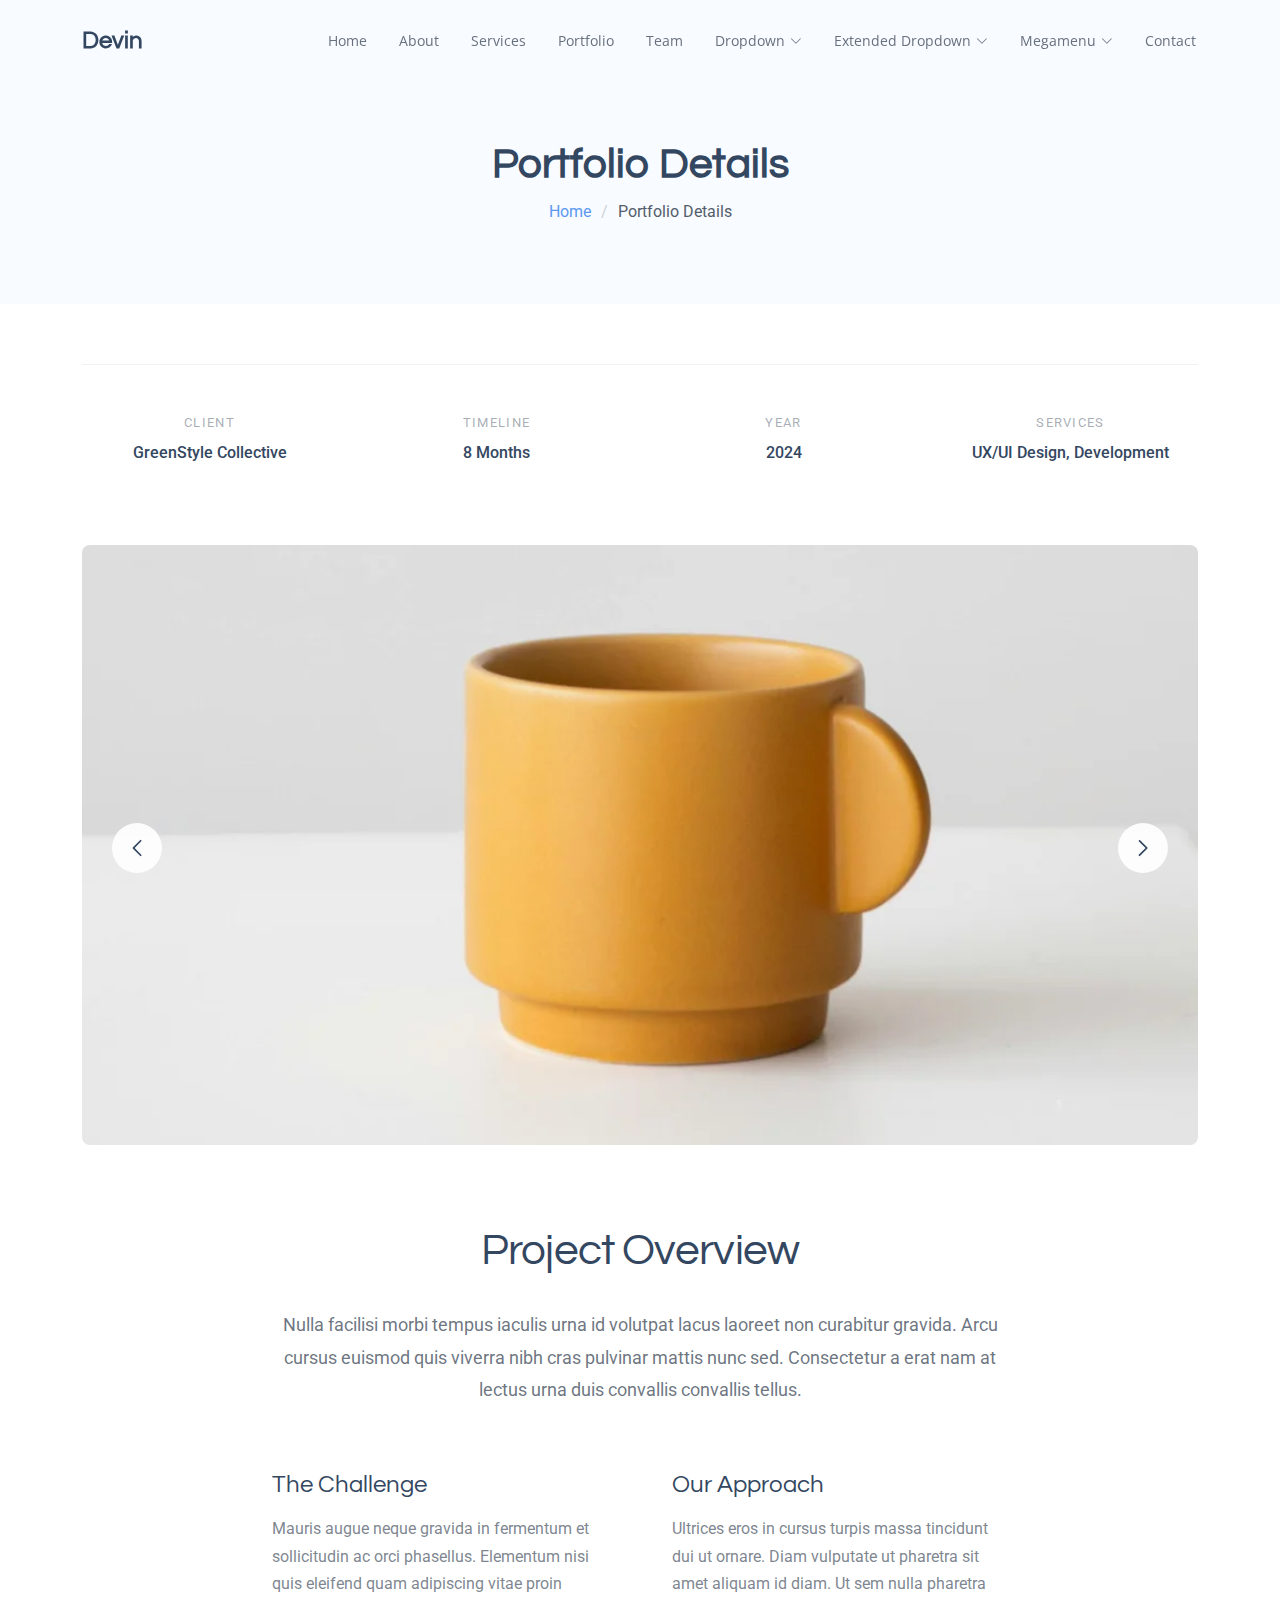
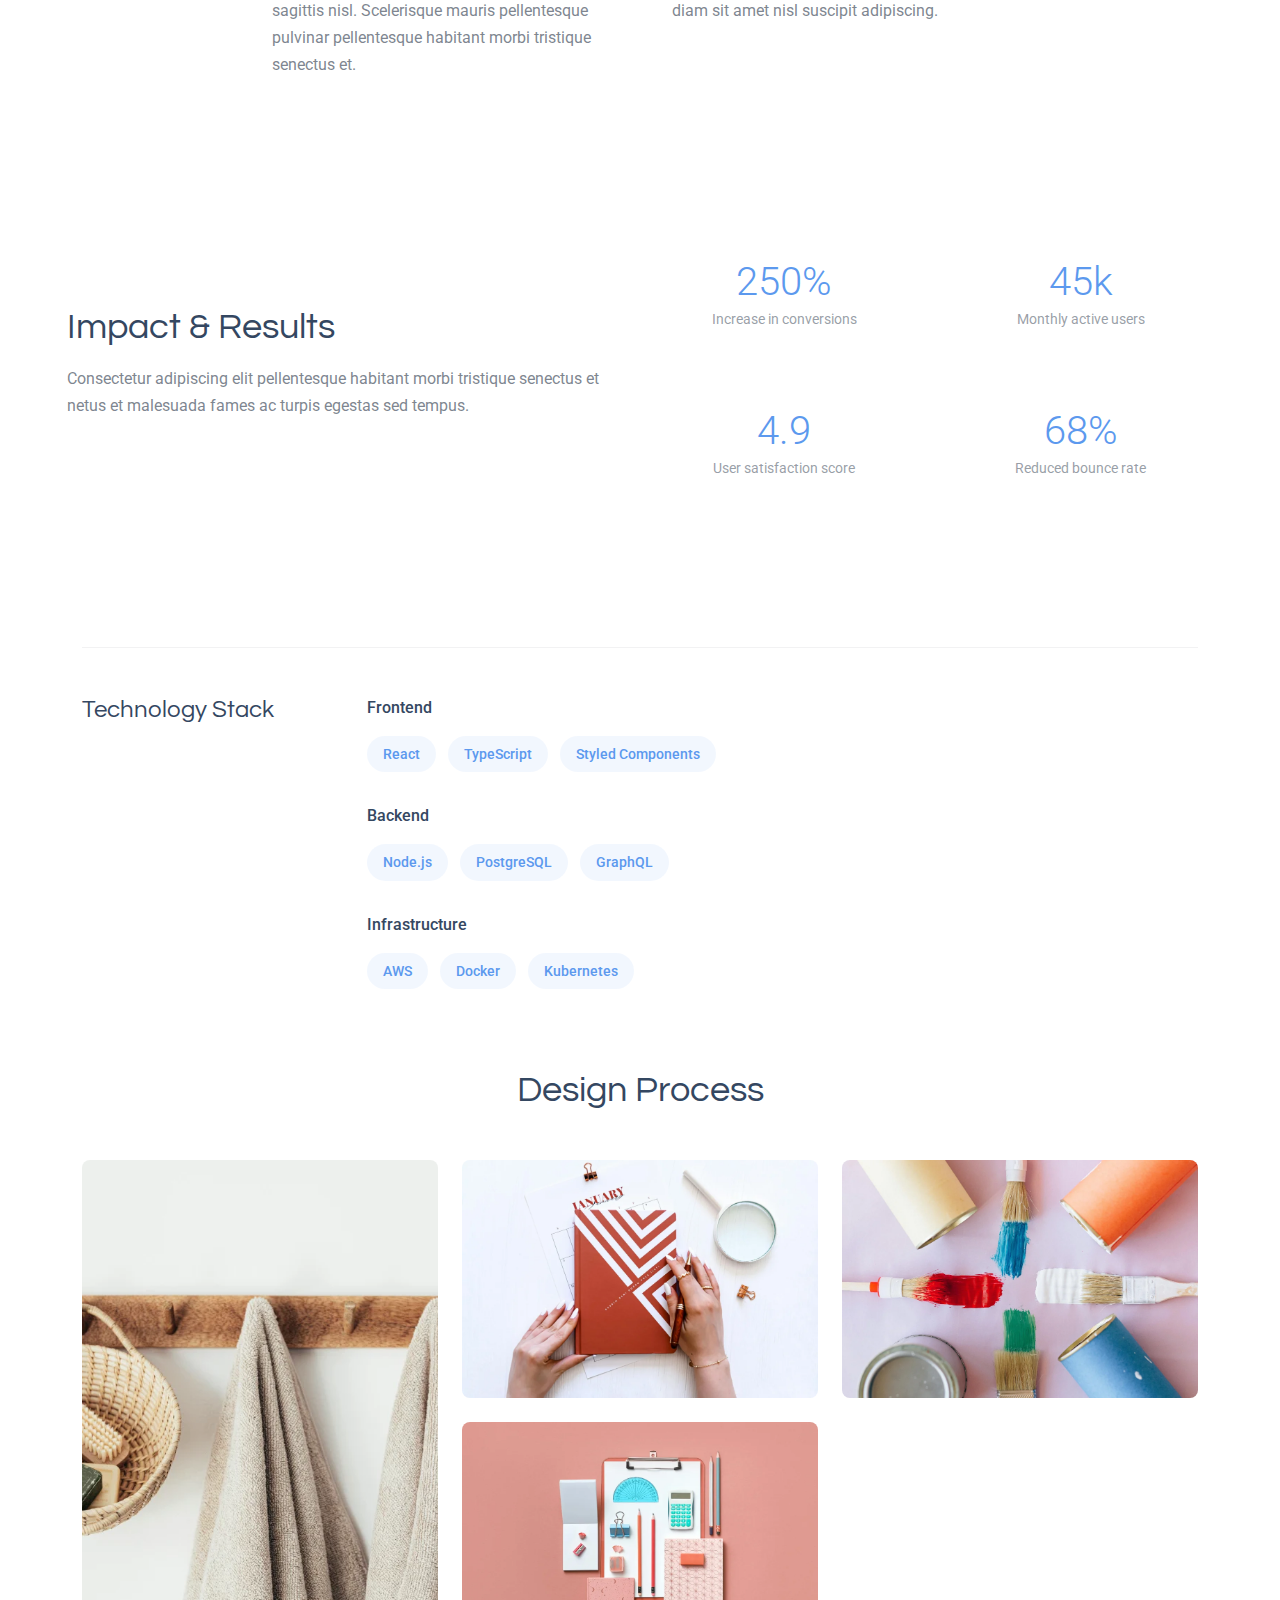
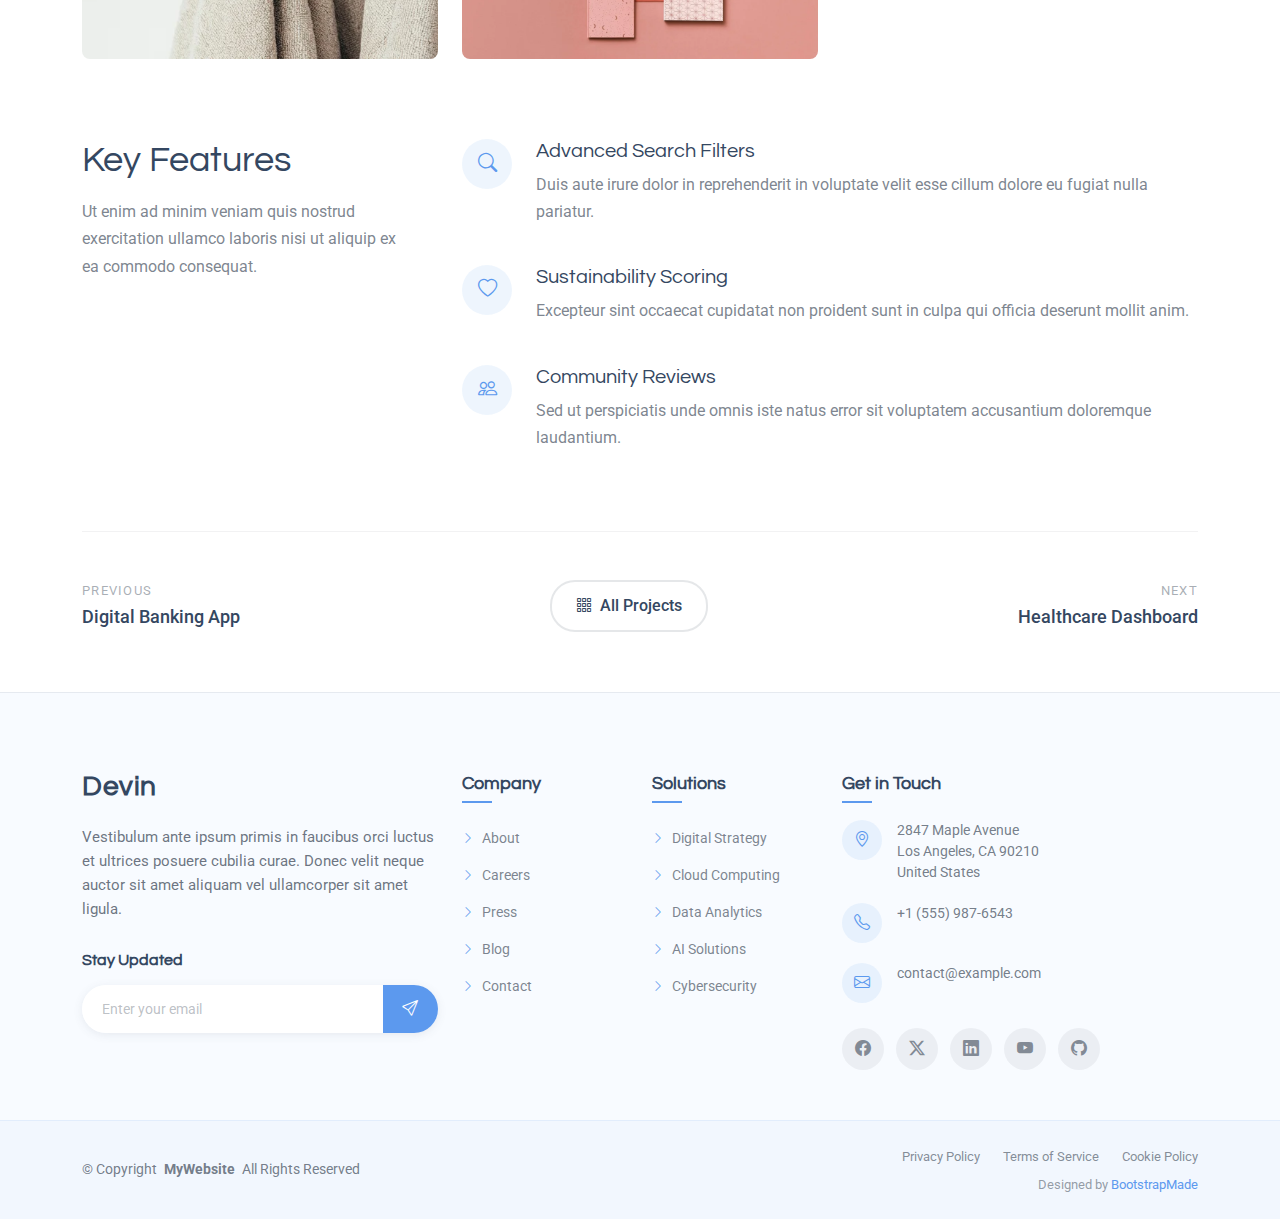
<file: portfolio-details.html>
<!DOCTYPE html>
<html lang="en">

<head>
  <meta charset="utf-8">
  <meta content="width=device-width, initial-scale=1.0" name="viewport">
  <title>Portfolio Details - Devin Bootstrap Template</title>
  <meta name="description" content="">
  <meta name="keywords" content="">

  <!-- Favicons -->
  <link href="assets/img/favicon.png" rel="icon">
  <link href="assets/img/apple-touch-icon.png" rel="apple-touch-icon">

  <!-- Fonts -->
  <link href="https://fonts.googleapis.com" rel="preconnect">
  <link href="https://fonts.gstatic.com" rel="preconnect" crossorigin>
  <link href="https://fonts.googleapis.com/css2?family=Roboto:ital,wght@0,100;0,300;0,400;0,500;0,700;0,900;1,100;1,300;1,400;1,500;1,700;1,900&family=Open+Sans:ital,wght@0,300;0,400;0,500;0,600;0,700;0,800;1,300;1,400;1,500;1,600;1,700;1,800&family=Questrial:wght@400&display=swap" rel="stylesheet">

  <!-- Vendor CSS Files -->
  <link href="assets/vendor/bootstrap/css/bootstrap.min.css" rel="stylesheet">
  <link href="assets/vendor/bootstrap-icons/bootstrap-icons.css" rel="stylesheet">
  <link href="assets/vendor/glightbox/css/glightbox.min.css" rel="stylesheet">
  <link href="assets/vendor/swiper/swiper-bundle.min.css" rel="stylesheet">

  <!-- Main CSS File -->
  <link href="assets/css/main.css" rel="stylesheet">

  <!-- =======================================================
  * Template Name: Devin
  * Template URL: https://bootstrapmade.com/devin-bootstrap-template/
  * Updated: Jul 23 2025 with Bootstrap v5.3.7
  * Author: BootstrapMade.com
  * License: https://bootstrapmade.com/license/
  ======================================================== -->
</head>

<body class="portfolio-details-page">

  <header id="header" class="header d-flex align-items-center fixed-top">
    <div class="container-fluid container-xl position-relative d-flex align-items-center justify-content-between">

      <a href="index.html" class="logo d-flex align-items-center">
        <!-- Uncomment the line below if you also wish to use an image logo -->
        <!-- <img src="assets/img/logo.webp" alt=""> -->
        <h1 class="sitename">Devin</h1>
      </a>

      <nav id="navmenu" class="navmenu">
        <ul>
          <li><a href="#hero">Home</a></li>
          <li><a href="#about">About</a></li>
          <li><a href="#services">Services</a></li>
          <li><a href="#portfolio">Portfolio</a></li>
          <li><a href="#team">Team</a></li>
          <li class="dropdown"><a href="#"><span>Dropdown</span> <i class="bi bi-chevron-down toggle-dropdown"></i></a>
            <ul>
              <li><a href="#">Dropdown 1</a></li>
              <li class="dropdown"><a href="#"><span>Deep Dropdown</span> <i class="bi bi-chevron-down toggle-dropdown"></i></a>
                <ul>
                  <li><a href="#">Deep Dropdown 1</a></li>
                  <li><a href="#">Deep Dropdown 2</a></li>
                  <li><a href="#">Deep Dropdown 3</a></li>
                  <li><a href="#">Deep Dropdown 4</a></li>
                  <li><a href="#">Deep Dropdown 5</a></li>
                </ul>
              </li>
              <li><a href="#">Dropdown 2</a></li>
              <li><a href="#">Dropdown 3</a></li>
              <li><a href="#">Dropdown 4</a></li>
            </ul>
          </li>

          <li class="dropdown extended-dropdown-2"><a href="#"><span>Extended Dropdown</span> <i class="bi bi-chevron-down toggle-dropdown"></i></a>
            <ul>
              <li>
                <a href="#">
                  <div class="menu-item-content">
                    <div class="menu-icon">
                      <i class="bi bi-speedometer2"></i>
                    </div>
                    <div class="menu-text">
                      <span class="menu-title">Analytics Dashboard</span>
                      <span class="menu-description">Track your performance metrics</span>
                    </div>
                  </div>
                  <div class="menu-badge">New</div>
                </a>
              </li>
              <li>
                <a href="#">
                  <div class="menu-item-content">
                    <div class="menu-icon">
                      <i class="bi bi-people"></i>
                    </div>
                    <div class="menu-text">
                      <span class="menu-title">Team Management</span>
                      <span class="menu-description">Manage your team members</span>
                    </div>
                  </div>
                </a>
              </li>
              <li>
                <a href="#">
                  <div class="menu-item-content">
                    <div class="menu-icon">
                      <i class="bi bi-graph-up"></i>
                    </div>
                    <div class="menu-text">
                      <span class="menu-title">Sales Reports</span>
                      <span class="menu-description">Review financial statistics</span>
                    </div>
                  </div>
                  <div class="menu-badge hot">Hot</div>
                </a>
              </li>
              <li>
                <a href="#">
                  <div class="menu-item-content">
                    <div class="menu-icon">
                      <i class="bi bi-shield-lock"></i>
                    </div>
                    <div class="menu-text">
                      <span class="menu-title">Security Center</span>
                      <span class="menu-description">Manage privacy settings</span>
                    </div>
                  </div>
                </a>
              </li>
              <li>
                <a href="#">
                  <div class="menu-item-content">
                    <div class="menu-icon">
                      <i class="bi bi-chat-dots"></i>
                    </div>
                    <div class="menu-text">
                      <span class="menu-title">Message Center</span>
                      <span class="menu-description">Check your notifications</span>
                    </div>
                  </div>
                  <div class="menu-badge updates">5</div>
                </a>
              </li>
            </ul>
          </li>

          <!-- Megamenu 2 -->
          <li class="megamenu-2"><a href="#"><span>Megamenu</span> <i class="bi bi-chevron-down toggle-dropdown"></i></a>

            <!-- Mobile Megamenu -->
            <ul class="mobile-megamenu">

              <li><a href="#">Product Analytics</a></li>
              <li><a href="#">Customer Insights</a></li>
              <li><a href="#">Market Research</a></li>

              <li class="dropdown"><a href="#"><span>Enterprise Software</span> <i class="bi bi-chevron-down toggle-dropdown"></i></a>
                <ul>
                  <li><a href="#">CRM Solutions</a></li>
                  <li><a href="#">ERP Systems</a></li>
                  <li><a href="#">Workflow Automation</a></li>
                  <li><a href="#">Document Management</a></li>
                  <li><a href="#">Business Intelligence</a></li>
                  <li><a href="#">Integration Platform</a></li>
                </ul>
              </li>

              <li class="dropdown"><a href="#"><span>Development Tools</span> <i class="bi bi-chevron-down toggle-dropdown"></i></a>
                <ul>
                  <li><a href="#">Code Editors</a></li>
                  <li><a href="#">Version Control</a></li>
                  <li><a href="#">Testing Frameworks</a></li>
                  <li><a href="#">Deployment Tools</a></li>
                  <li><a href="#">API Management</a></li>
                  <li><a href="#">Performance Monitoring</a></li>
                </ul>
              </li>

              <li class="dropdown"><a href="#"><span>Creative Suite</span> <i class="bi bi-chevron-down toggle-dropdown"></i></a>
                <ul>
                  <li><a href="#">Design Software</a></li>
                  <li><a href="#">Video Editing</a></li>
                  <li><a href="#">Audio Production</a></li>
                  <li><a href="#">Animation Tools</a></li>
                  <li><a href="#">Photo Editing</a></li>
                  <li><a href="#">3D Modeling</a></li>
                </ul>
              </li>

              <li class="dropdown"><a href="#"><span>Resources</span> <i class="bi bi-chevron-down toggle-dropdown"></i></a>
                <ul>
                  <li><a href="#">Documentation</a></li>
                  <li><a href="#">Tutorials</a></li>
                  <li><a href="#">Community</a></li>
                  <li><a href="#">Blog Posts</a></li>
                </ul>
              </li>

            </ul><!-- End Mobile Megamenu -->

            <!-- Desktop Megamenu -->
            <div class="desktop-megamenu">

              <div class="tab-navigation">
                <ul class="nav nav-tabs flex-column" id="7525-megamenu-tabs" role="tablist">
                  <li class="nav-item" role="presentation">
                    <button class="nav-link active" id="7525-tab-1-tab" data-bs-toggle="tab" data-bs-target="#7525-tab-1" type="button" role="tab" aria-controls="7525-tab-1" aria-selected="true">
                      <i class="bi bi-building-gear"></i>
                      <span>Enterprise Software</span>
                    </button>
                  </li>
                  <li class="nav-item" role="presentation">
                    <button class="nav-link" id="7525-tab-2-tab" data-bs-toggle="tab" data-bs-target="#7525-tab-2" type="button" role="tab" aria-controls="7525-tab-2" aria-selected="false">
                      <i class="bi bi-code-slash"></i>
                      <span>Development Tools</span>
                    </button>
                  </li>
                  <li class="nav-item" role="presentation">
                    <button class="nav-link" id="7525-tab-3-tab" data-bs-toggle="tab" data-bs-target="#7525-tab-3" type="button" role="tab" aria-controls="7525-tab-3" aria-selected="false">
                      <i class="bi bi-palette"></i>
                      <span>Creative Suite</span>
                    </button>
                  </li>
                  <li class="nav-item" role="presentation">
                    <button class="nav-link" id="7525-tab-4-tab" data-bs-toggle="tab" data-bs-target="#7525-tab-4" type="button" role="tab" aria-controls="7525-tab-4" aria-selected="false">
                      <i class="bi bi-journal-text"></i>
                      <span>Resources</span>
                    </button>
                  </li>
                </ul>
              </div>

              <div class="tab-content">

                <!-- Enterprise Software Tab -->
                <div class="tab-pane fade show active" id="7525-tab-1" role="tabpanel" aria-labelledby="7525-tab-1-tab">
                  <div class="content-grid">
                    <div class="product-section">
                      <h4>Core Solutions</h4>
                      <div class="product-list">
                        <a href="#" class="product-link">
                          <i class="bi bi-people"></i>
                          <div>
                            <span>CRM Solutions</span>
                            <small>Manage customer relationships effectively</small>
                          </div>
                        </a>
                        <a href="#" class="product-link">
                          <i class="bi bi-diagram-3"></i>
                          <div>
                            <span>ERP Systems</span>
                            <small>Integrate all business processes</small>
                          </div>
                        </a>
                        <a href="#" class="product-link">
                          <i class="bi bi-gear-wide"></i>
                          <div>
                            <span>Workflow Automation</span>
                            <small>Streamline repetitive tasks</small>
                          </div>
                        </a>
                      </div>
                    </div>

                    <div class="product-section">
                      <h4>Data &amp; Analytics</h4>
                      <div class="product-list">
                        <a href="#" class="product-link">
                          <i class="bi bi-file-earmark-text"></i>
                          <div>
                            <span>Document Management</span>
                            <small>Organize and secure documents</small>
                          </div>
                        </a>
                        <a href="#" class="product-link">
                          <i class="bi bi-bar-chart"></i>
                          <div>
                            <span>Business Intelligence</span>
                            <small>Make data-driven decisions</small>
                          </div>
                        </a>
                        <a href="#" class="product-link">
                          <i class="bi bi-share"></i>
                          <div>
                            <span>Integration Platform</span>
                            <small>Connect all your systems</small>
                          </div>
                        </a>
                      </div>
                    </div>
                  </div>

                  <div class="featured-banner">
                    <div class="banner-content">
                      <img src="assets/img/misc/misc-7.webp" alt="Enterprise Solutions" class="banner-image">
                      <div class="banner-info">
                        <h5>Enterprise Package</h5>
                        <p>Comprehensive business management solution with advanced features and 24/7 support.</p>
                        <a href="#" class="cta-btn">Get Started <i class="bi bi-arrow-right"></i></a>
                      </div>
                    </div>
                  </div>
                </div>

                <!-- Development Tools Tab -->
                <div class="tab-pane fade" id="7525-tab-2" role="tabpanel" aria-labelledby="7525-tab-2-tab">
                  <div class="content-grid">
                    <div class="product-section">
                      <h4>Code &amp; Build</h4>
                      <div class="product-list">
                        <a href="#" class="product-link">
                          <i class="bi bi-code-square"></i>
                          <div>
                            <span>Code Editors</span>
                            <small>Advanced development environment</small>
                          </div>
                        </a>
                        <a href="#" class="product-link">
                          <i class="bi bi-git"></i>
                          <div>
                            <span>Version Control</span>
                            <small>Track changes and collaborate</small>
                          </div>
                        </a>
                        <a href="#" class="product-link">
                          <i class="bi bi-check2-square"></i>
                          <div>
                            <span>Testing Frameworks</span>
                            <small>Ensure code quality</small>
                          </div>
                        </a>
                      </div>
                    </div>

                    <div class="product-section">
                      <h4>Deploy &amp; Monitor</h4>
                      <div class="product-list">
                        <a href="#" class="product-link">
                          <i class="bi bi-cloud-upload"></i>
                          <div>
                            <span>Deployment Tools</span>
                            <small>Seamless application deployment</small>
                          </div>
                        </a>
                        <a href="#" class="product-link">
                          <i class="bi bi-api"></i>
                          <div>
                            <span>API Management</span>
                            <small>Design and manage APIs</small>
                          </div>
                        </a>
                        <a href="#" class="product-link">
                          <i class="bi bi-speedometer2"></i>
                          <div>
                            <span>Performance Monitoring</span>
                            <small>Track application performance</small>
                          </div>
                        </a>
                      </div>
                    </div>
                  </div>

                  <div class="featured-banner">
                    <div class="banner-content">
                      <img src="assets/img/misc/misc-12.webp" alt="Development Tools" class="banner-image">
                      <div class="banner-info">
                        <h5>Developer Suite</h5>
                        <p>Complete toolkit for modern development teams with integrated CI/CD pipelines.</p>
                        <a href="#" class="cta-btn">Explore Tools <i class="bi bi-arrow-right"></i></a>
                      </div>
                    </div>
                  </div>
                </div>

                <!-- Creative Suite Tab -->
                <div class="tab-pane fade" id="7525-tab-3" role="tabpanel" aria-labelledby="7525-tab-3-tab">
                  <div class="content-grid">
                    <div class="product-section">
                      <h4>Design &amp; Visual</h4>
                      <div class="product-list">
                        <a href="#" class="product-link">
                          <i class="bi bi-brush"></i>
                          <div>
                            <span>Design Software</span>
                            <small>Professional graphic design tools</small>
                          </div>
                        </a>
                        <a href="#" class="product-link">
                          <i class="bi bi-camera-video"></i>
                          <div>
                            <span>Video Editing</span>
                            <small>Professional video production</small>
                          </div>
                        </a>
                        <a href="#" class="product-link">
                          <i class="bi bi-image"></i>
                          <div>
                            <span>Photo Editing</span>
                            <small>Advanced image manipulation</small>
                          </div>
                        </a>
                      </div>
                    </div>

                    <div class="product-section">
                      <h4>Media Production</h4>
                      <div class="product-list">
                        <a href="#" class="product-link">
                          <i class="bi bi-music-note"></i>
                          <div>
                            <span>Audio Production</span>
                            <small>Professional audio editing</small>
                          </div>
                        </a>
                        <a href="#" class="product-link">
                          <i class="bi bi-play-circle"></i>
                          <div>
                            <span>Animation Tools</span>
                            <small>Create stunning animations</small>
                          </div>
                        </a>
                        <a href="#" class="product-link">
                          <i class="bi bi-box"></i>
                          <div>
                            <span>3D Modeling</span>
                            <small>Advanced 3D design software</small>
                          </div>
                        </a>
                      </div>
                    </div>
                  </div>

                  <div class="featured-banner">
                    <div class="banner-content">
                      <img src="assets/img/misc/misc-5.webp" alt="Creative Suite" class="banner-image">
                      <div class="banner-info">
                        <h5>Creative Pro</h5>
                        <p>Everything you need for creative projects, from concept to final production.</p>
                        <a href="#" class="cta-btn">Start Creating <i class="bi bi-arrow-right"></i></a>
                      </div>
                    </div>
                  </div>
                </div>

                <!-- Resources Tab -->
                <div class="tab-pane fade" id="7525-tab-4" role="tabpanel" aria-labelledby="7525-tab-4-tab">
                  <div class="resources-layout">
                    <div class="resource-categories">
                      <div class="resource-category">
                        <i class="bi bi-book"></i>
                        <h5>Documentation</h5>
                        <p>Comprehensive guides and API references for all our products and services.</p>
                        <a href="#" class="resource-link">Browse Docs <i class="bi bi-arrow-right"></i></a>
                      </div>
                      <div class="resource-category">
                        <i class="bi bi-play-circle"></i>
                        <h5>Video Tutorials</h5>
                        <p>Step-by-step video guides to help you get the most out of our solutions.</p>
                        <a href="#" class="resource-link">Watch Tutorials <i class="bi bi-arrow-right"></i></a>
                      </div>
                      <div class="resource-category">
                        <i class="bi bi-chat-square-dots"></i>
                        <h5>Community Forum</h5>
                        <p>Connect with other users, share tips, and get answers to your questions.</p>
                        <a href="#" class="resource-link">Join Community <i class="bi bi-arrow-right"></i></a>
                      </div>
                      <div class="resource-category">
                        <i class="bi bi-newspaper"></i>
                        <h5>Blog &amp; Articles</h5>
                        <p>Latest insights, best practices, and industry trends from our experts.</p>
                        <a href="#" class="resource-link">Read Blog <i class="bi bi-arrow-right"></i></a>
                      </div>
                    </div>
                  </div>
                </div>

              </div>

            </div><!-- End Desktop Megamenu -->

          </li><!-- End Mega Menu 2 -->

          <li><a href="#contact">Contact</a></li>

        </ul>
        <i class="mobile-nav-toggle d-xl-none bi bi-list"></i>
      </nav>

    </div>
  </header>

  <main class="main">

    <!-- Page Title -->
    <div class="page-title light-background">
      <div class="container">
        <h1>Portfolio Details</h1>
        <nav class="breadcrumbs">
          <ol>
            <li><a href="index.html">Home</a></li>
            <li class="current">Portfolio Details</li>
          </ol>
        </nav>
      </div>
    </div><!-- End Page Title -->

    <!-- Portfolio Details Section -->
    <section id="portfolio-details" class="portfolio-details section">

      <div class="container">

        <div class="project-hero">
          <div class="project-meta-grid">
            <div class="meta-column">
              <div class="meta-label">Client</div>
              <div class="meta-value">GreenStyle Collective</div>
            </div>
            <div class="meta-column">
              <div class="meta-label">Timeline</div>
              <div class="meta-value">8 Months</div>
            </div>
            <div class="meta-column">
              <div class="meta-label">Year</div>
              <div class="meta-value">2024</div>
            </div>
            <div class="meta-column">
              <div class="meta-label">Services</div>
              <div class="meta-value">UX/UI Design, Development</div>
            </div>
          </div>
        </div>

        <div class="visual-showcase">
          <div class="main-visual">
            <div class="portfolio-details-slider swiper init-swiper">
              <script type="application/json" class="swiper-config">
                {
                  "loop": true,
                  "speed": 600,
                  "autoplay": {
                    "delay": 4000
                  },
                  "effect": "creative",
                  "creativeEffect": {
                    "prev": {
                      "shadow": false,
                      "translate": ["-120%", 0, -500]
                    },
                    "next": {
                      "shadow": false,
                      "translate": ["120%", 0, -500]
                    }
                  },
                  "slidesPerView": 1,
                  "navigation": {
                    "nextEl": ".swiper-button-next",
                    "prevEl": ".swiper-button-prev"
                  }
                }
              </script>
              <div class="swiper-wrapper">
                <div class="swiper-slide">
                  <img src="assets/img/portfolio/portfolio-5.webp" alt="Project showcase" class="img-fluid" loading="lazy">
                </div>
                <div class="swiper-slide">
                  <img src="assets/img/portfolio/portfolio-7.webp" alt="Project showcase" class="img-fluid" loading="lazy">
                </div>
                <div class="swiper-slide">
                  <img src="assets/img/portfolio/portfolio-8.webp" alt="Project showcase" class="img-fluid" loading="lazy">
                </div>
              </div>
              <div class="swiper-button-next"></div>
              <div class="swiper-button-prev"></div>
            </div>
          </div>
        </div>

        <div class="content-section">
          <div class="row">
            <div class="col-lg-8 offset-lg-2">
              <div class="project-overview">
                <h2>Project Overview</h2>
                <p class="overview-text">Nulla facilisi morbi tempus iaculis urna id volutpat lacus laoreet non curabitur gravida. Arcu cursus euismod quis viverra nibh cras pulvinar mattis nunc sed. Consectetur a erat nam at lectus urna duis convallis convallis tellus.</p>

                <div class="challenge-solution">
                  <div class="challenge-block">
                    <h3>The Challenge</h3>
                    <p>Mauris augue neque gravida in fermentum et sollicitudin ac orci phasellus. Elementum nisi quis eleifend quam adipiscing vitae proin sagittis nisl. Scelerisque mauris pellentesque pulvinar pellentesque habitant morbi tristique senectus et.</p>
                  </div>

                  <div class="solution-block">
                    <h3>Our Approach</h3>
                    <p>Ultrices eros in cursus turpis massa tincidunt dui ut ornare. Diam vulputate ut pharetra sit amet aliquam id diam. Ut sem nulla pharetra diam sit amet nisl suscipit adipiscing.</p>
                  </div>
                </div>
              </div>
            </div>
          </div>
        </div>

        <div class="metrics-showcase">
          <div class="row align-items-center">
            <div class="col-lg-6">
              <div class="metrics-content">
                <h3>Impact &amp; Results</h3>
                <p>Consectetur adipiscing elit pellentesque habitant morbi tristique senectus et netus et malesuada fames ac turpis egestas sed tempus.</p>
              </div>
            </div>
            <div class="col-lg-6">
              <div class="metrics-grid">
                <div class="metric-item">
                  <div class="metric-number">250%</div>
                  <div class="metric-label">Increase in conversions</div>
                </div>
                <div class="metric-item">
                  <div class="metric-number">45k</div>
                  <div class="metric-label">Monthly active users</div>
                </div>
                <div class="metric-item">
                  <div class="metric-number">4.9</div>
                  <div class="metric-label">User satisfaction score</div>
                </div>
                <div class="metric-item">
                  <div class="metric-number">68%</div>
                  <div class="metric-label">Reduced bounce rate</div>
                </div>
              </div>
            </div>
          </div>
        </div>

        <div class="technology-stack">
          <div class="row">
            <div class="col-lg-3">
              <h3>Technology Stack</h3>
            </div>
            <div class="col-lg-9">
              <div class="tech-categories">
                <div class="tech-category">
                  <div class="category-title">Frontend</div>
                  <div class="tech-list">
                    <span class="tech-item">React</span>
                    <span class="tech-item">TypeScript</span>
                    <span class="tech-item">Styled Components</span>
                  </div>
                </div>
                <div class="tech-category">
                  <div class="category-title">Backend</div>
                  <div class="tech-list">
                    <span class="tech-item">Node.js</span>
                    <span class="tech-item">PostgreSQL</span>
                    <span class="tech-item">GraphQL</span>
                  </div>
                </div>
                <div class="tech-category">
                  <div class="category-title">Infrastructure</div>
                  <div class="tech-list">
                    <span class="tech-item">AWS</span>
                    <span class="tech-item">Docker</span>
                    <span class="tech-item">Kubernetes</span>
                  </div>
                </div>
              </div>
            </div>
          </div>
        </div>

        <div class="process-gallery">
          <h3>Design Process</h3>
          <div class="gallery-masonry">
            <div class="gallery-item large">
              <img src="assets/img/portfolio/portfolio-11.webp" alt="Design process" class="img-fluid glightbox" loading="lazy">
              <div class="gallery-caption">User Research &amp; Personas</div>
            </div>
            <div class="gallery-item">
              <img src="assets/img/portfolio/portfolio-12.webp" alt="Design process" class="img-fluid glightbox" loading="lazy">
              <div class="gallery-caption">Wireframes</div>
            </div>
            <div class="gallery-item">
              <img src="assets/img/portfolio/portfolio-3.webp" alt="Design process" class="img-fluid glightbox" loading="lazy">
              <div class="gallery-caption">Prototypes</div>
            </div>
            <div class="gallery-item">
              <img src="assets/img/portfolio/portfolio-4.webp" alt="Design process" class="img-fluid glightbox" loading="lazy">
              <div class="gallery-caption">Final Design</div>
            </div>
          </div>
        </div>

        <div class="key-features-section">
          <div class="row">
            <div class="col-lg-4">
              <div class="features-intro">
                <h3>Key Features</h3>
                <p>Ut enim ad minim veniam quis nostrud exercitation ullamco laboris nisi ut aliquip ex ea commodo consequat.</p>
              </div>
            </div>
            <div class="col-lg-8">
              <div class="features-list">
                <div class="feature-row">
                  <div class="feature-icon">
                    <i class="bi bi-search"></i>
                  </div>
                  <div class="feature-content">
                    <h4>Advanced Search Filters</h4>
                    <p>Duis aute irure dolor in reprehenderit in voluptate velit esse cillum dolore eu fugiat nulla pariatur.</p>
                  </div>
                </div>
                <div class="feature-row">
                  <div class="feature-icon">
                    <i class="bi bi-heart"></i>
                  </div>
                  <div class="feature-content">
                    <h4>Sustainability Scoring</h4>
                    <p>Excepteur sint occaecat cupidatat non proident sunt in culpa qui officia deserunt mollit anim.</p>
                  </div>
                </div>
                <div class="feature-row">
                  <div class="feature-icon">
                    <i class="bi bi-people"></i>
                  </div>
                  <div class="feature-content">
                    <h4>Community Reviews</h4>
                    <p>Sed ut perspiciatis unde omnis iste natus error sit voluptatem accusantium doloremque laudantium.</p>
                  </div>
                </div>
              </div>
            </div>
          </div>
        </div>

        <div class="project-footer">
          <div class="footer-navigation">
            <a href="#" class="nav-link prev-project">
              <span class="nav-direction">Previous</span>
              <span class="nav-title">Digital Banking App</span>
            </a>
            <a href="#" class="nav-link all-projects">
              <i class="bi bi-grid-3x3-gap"></i>
              <span>All Projects</span>
            </a>
            <a href="#" class="nav-link next-project">
              <span class="nav-direction">Next</span>
              <span class="nav-title">Healthcare Dashboard</span>
            </a>
          </div>
        </div>

      </div>

    </section><!-- /Portfolio Details Section -->

  </main>

  <footer id="footer" class="footer position-relative light-background">

    <div class="container">
      <div class="row gy-5">

        <div class="col-lg-4">
          <div class="footer-content">
            <a href="index.html" class="logo d-flex align-items-center mb-4">
              <span class="sitename">Devin</span>
            </a>
            <p class="mb-4">Vestibulum ante ipsum primis in faucibus orci luctus et ultrices posuere cubilia curae. Donec velit neque auctor sit amet aliquam vel ullamcorper sit amet ligula.</p>

            <div class="newsletter-form">
              <h5>Stay Updated</h5>
              <form action="forms/newsletter.php" method="post" class="php-email-form">
                <div class="input-group">
                  <input type="email" name="email" class="form-control" placeholder="Enter your email" required="">
                  <button type="submit" class="btn-subscribe">
                    <i class="bi bi-send"></i>
                  </button>
                </div>
                <div class="loading">Loading</div>
                <div class="error-message"></div>
                <div class="sent-message">Thank you for subscribing!</div>
              </form>
            </div>
          </div>
        </div>

        <div class="col-lg-2 col-6">
          <div class="footer-links">
            <h4>Company</h4>
            <ul>
              <li><a href="#"><i class="bi bi-chevron-right"></i> About</a></li>
              <li><a href="#"><i class="bi bi-chevron-right"></i> Careers</a></li>
              <li><a href="#"><i class="bi bi-chevron-right"></i> Press</a></li>
              <li><a href="#"><i class="bi bi-chevron-right"></i> Blog</a></li>
              <li><a href="#"><i class="bi bi-chevron-right"></i> Contact</a></li>
            </ul>
          </div>
        </div>

        <div class="col-lg-2 col-6">
          <div class="footer-links">
            <h4>Solutions</h4>
            <ul>
              <li><a href="#"><i class="bi bi-chevron-right"></i> Digital Strategy</a></li>
              <li><a href="#"><i class="bi bi-chevron-right"></i> Cloud Computing</a></li>
              <li><a href="#"><i class="bi bi-chevron-right"></i> Data Analytics</a></li>
              <li><a href="#"><i class="bi bi-chevron-right"></i> AI Solutions</a></li>
              <li><a href="#"><i class="bi bi-chevron-right"></i> Cybersecurity</a></li>
            </ul>
          </div>
        </div>

        <div class="col-lg-4">
          <div class="footer-contact">
            <h4>Get in Touch</h4>
            <div class="contact-item">
              <div class="contact-icon">
                <i class="bi bi-geo-alt"></i>
              </div>
              <div class="contact-info">
                <p>2847 Maple Avenue<br>Los Angeles, CA 90210<br>United States</p>
              </div>
            </div>

            <div class="contact-item">
              <div class="contact-icon">
                <i class="bi bi-telephone"></i>
              </div>
              <div class="contact-info">
                <p>+1 (555) 987-6543</p>
              </div>
            </div>

            <div class="contact-item">
              <div class="contact-icon">
                <i class="bi bi-envelope"></i>
              </div>
              <div class="contact-info">
                <p>contact@example.com</p>
              </div>
            </div>

            <div class="social-links">
              <a href="#"><i class="bi bi-facebook"></i></a>
              <a href="#"><i class="bi bi-twitter-x"></i></a>
              <a href="#"><i class="bi bi-linkedin"></i></a>
              <a href="#"><i class="bi bi-youtube"></i></a>
              <a href="#"><i class="bi bi-github"></i></a>
            </div>
          </div>
        </div>

      </div>
    </div>

    <div class="footer-bottom">
      <div class="container">
        <div class="row align-items-center">
          <div class="col-lg-6">
            <div class="copyright">
              <p>© <span>Copyright</span> <strong class="px-1 sitename">MyWebsite</strong> <span>All Rights Reserved</span></p>
            </div>
          </div>
          <div class="col-lg-6">
            <div class="footer-bottom-links">
              <a href="#">Privacy Policy</a>
              <a href="#">Terms of Service</a>
              <a href="#">Cookie Policy</a>
            </div>
            <div class="credits">
              <!-- All the links in the footer should remain intact. -->
              <!-- You can delete the links only if you've purchased the pro version. -->
              <!-- Licensing information: https://bootstrapmade.com/license/ -->
              <!-- Purchase the pro version with working PHP/AJAX contact form: [buy-url] -->
              Designed by <a href="https://bootstrapmade.com/">BootstrapMade</a>
            </div>
          </div>
        </div>
      </div>
    </div>

  </footer>

  <!-- Scroll Top -->
  <a href="#" id="scroll-top" class="scroll-top d-flex align-items-center justify-content-center"><i class="bi bi-arrow-up-short"></i></a>

  <!-- Preloader -->
  <div id="preloader"></div>

  <!-- Vendor JS Files -->
  <script src="assets/vendor/bootstrap/js/bootstrap.bundle.min.js"></script>
  <script src="assets/vendor/php-email-form/validate.js"></script>
  <script src="assets/vendor/glightbox/js/glightbox.min.js"></script>
  <script src="assets/vendor/swiper/swiper-bundle.min.js"></script>
  <script src="assets/vendor/purecounter/purecounter_vanilla.js"></script>
  <script src="assets/vendor/imagesloaded/imagesloaded.pkgd.min.js"></script>
  <script src="assets/vendor/isotope-layout/isotope.pkgd.min.js"></script>

  <!-- Main JS File -->
  <script src="assets/js/main.js"></script>

</body>

</html>
</file>
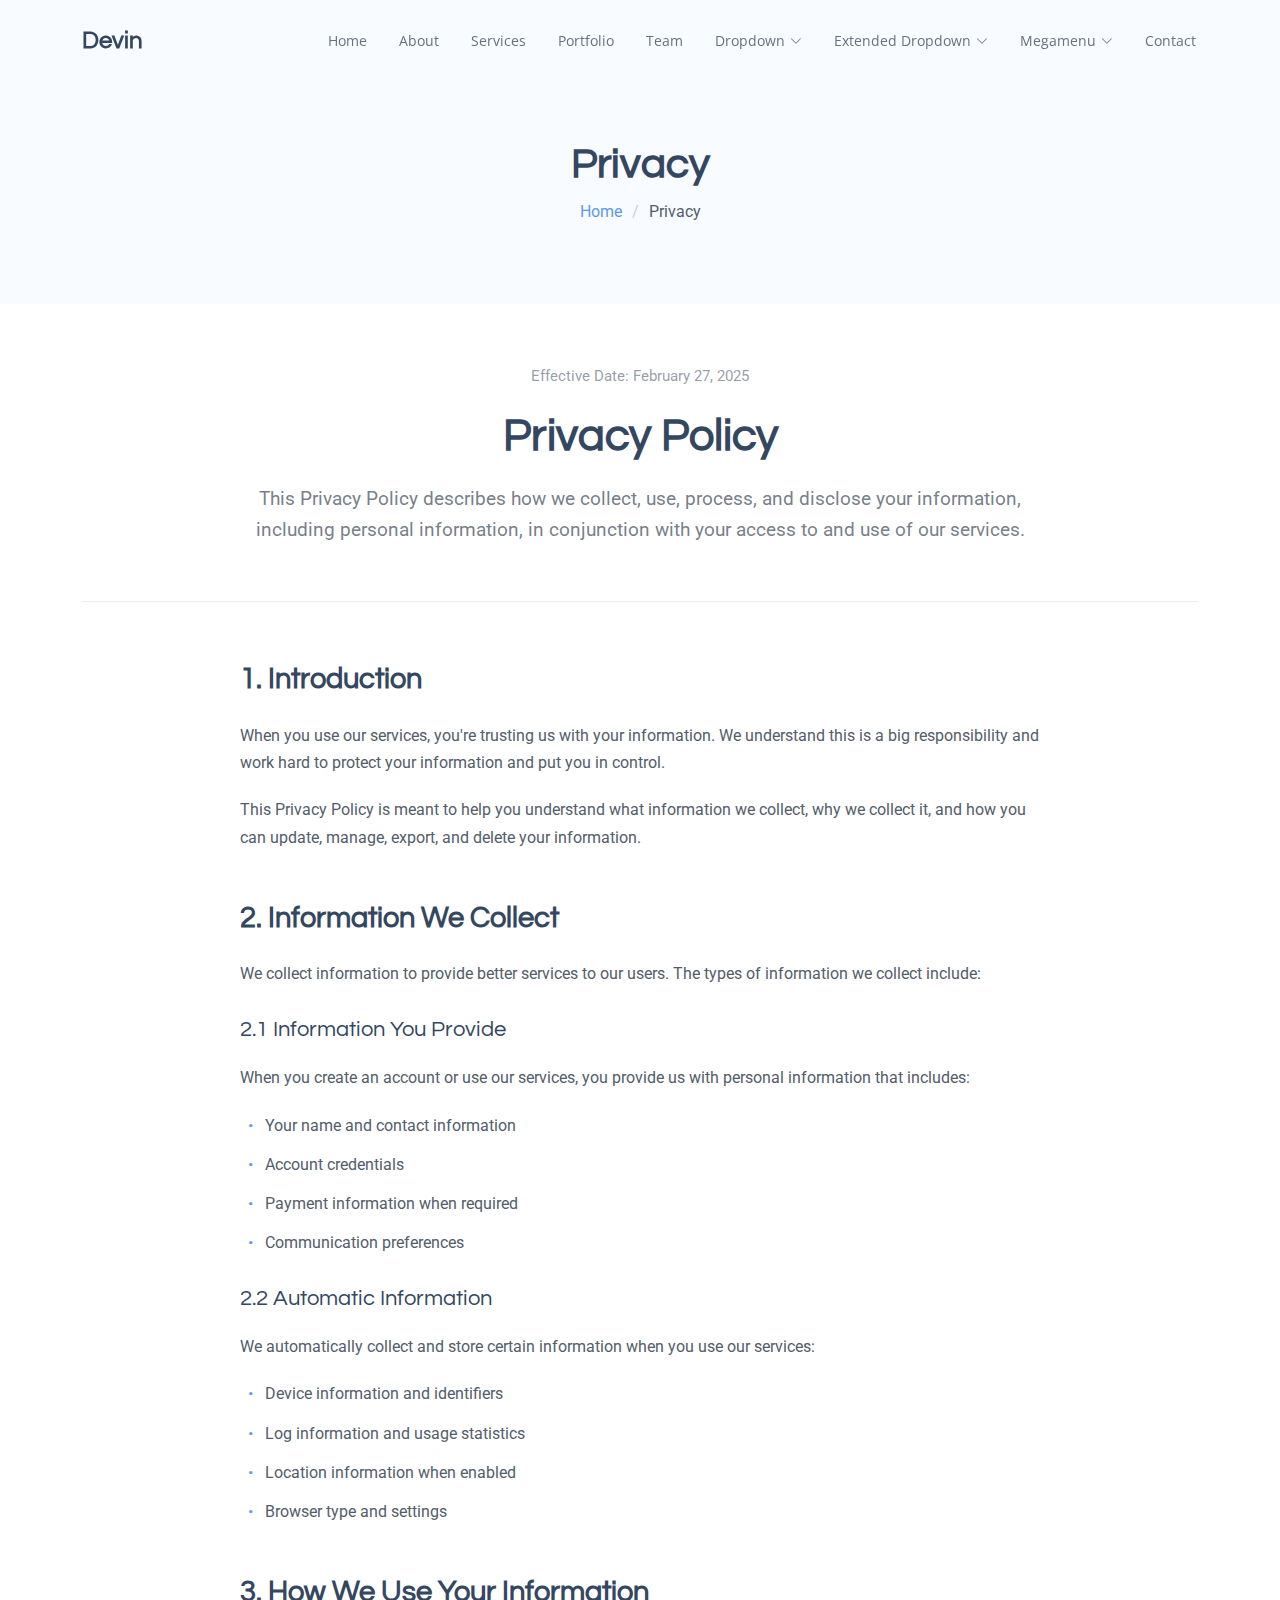
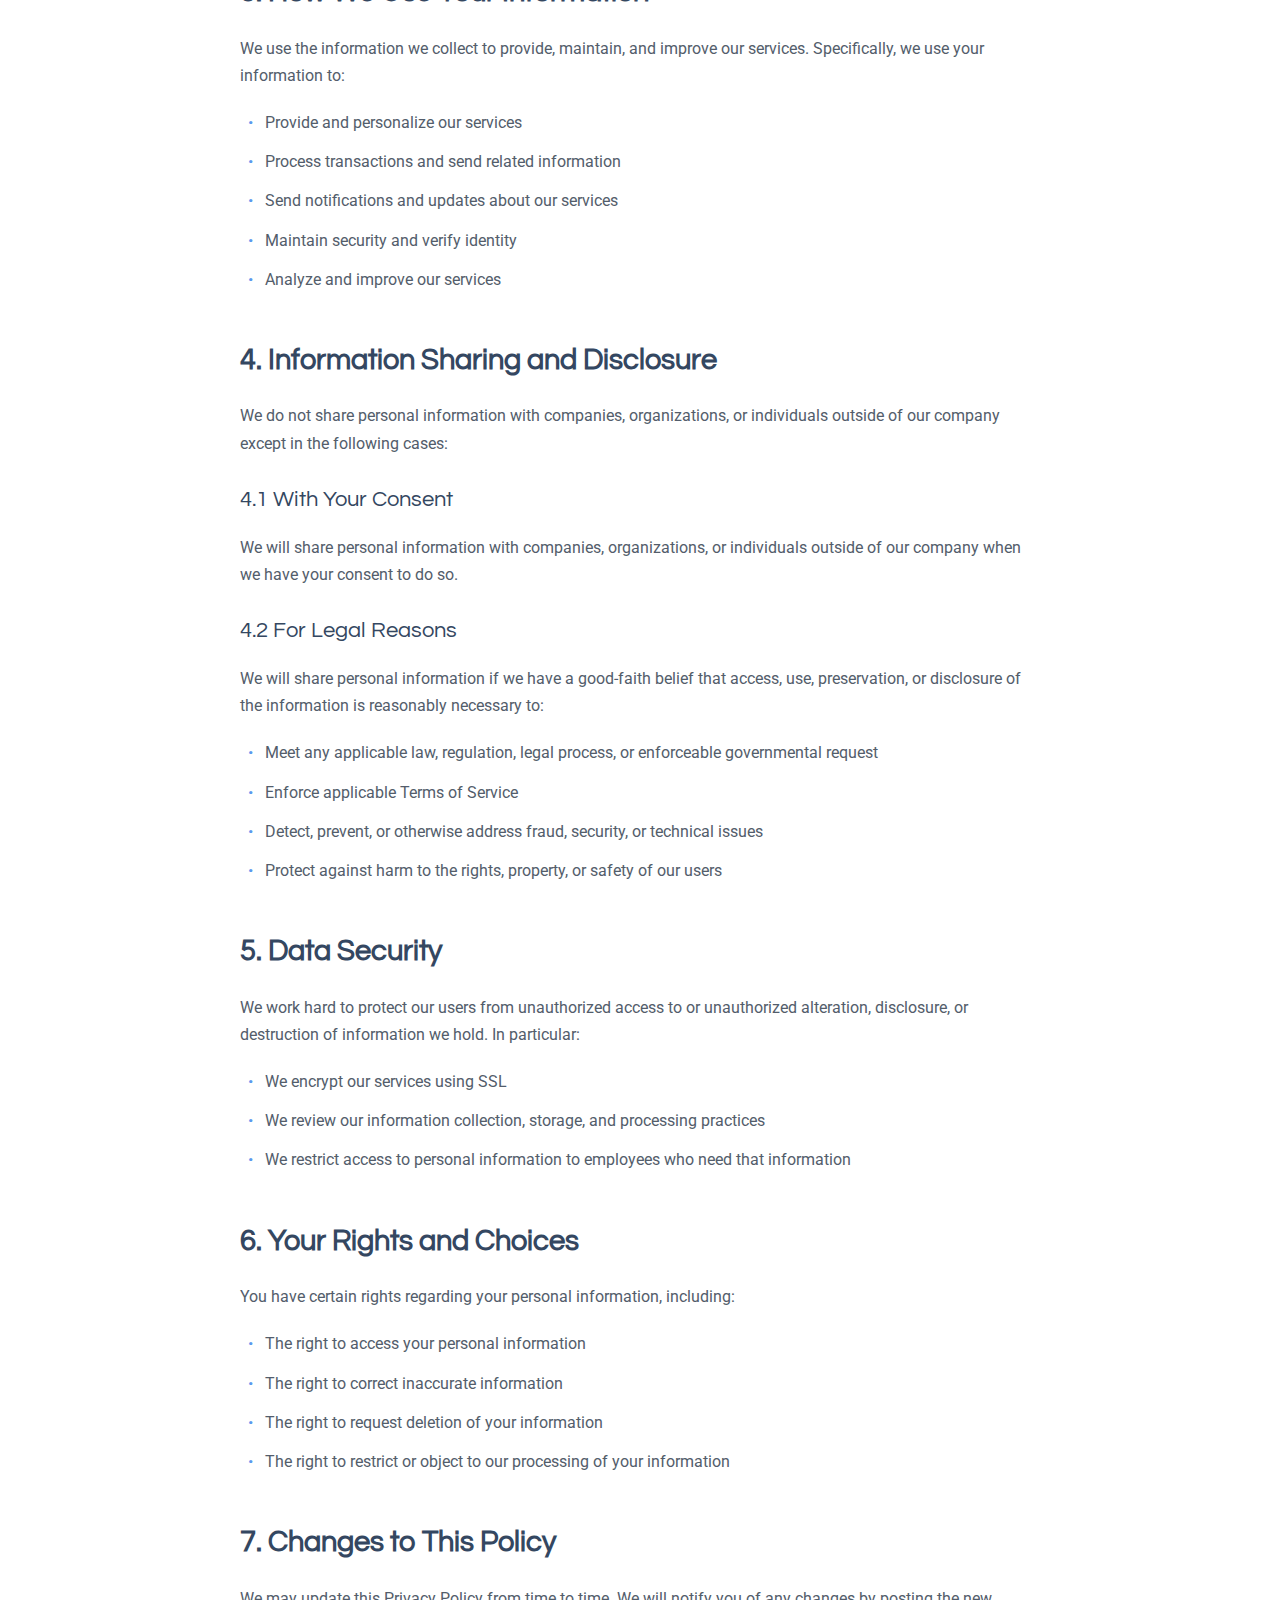
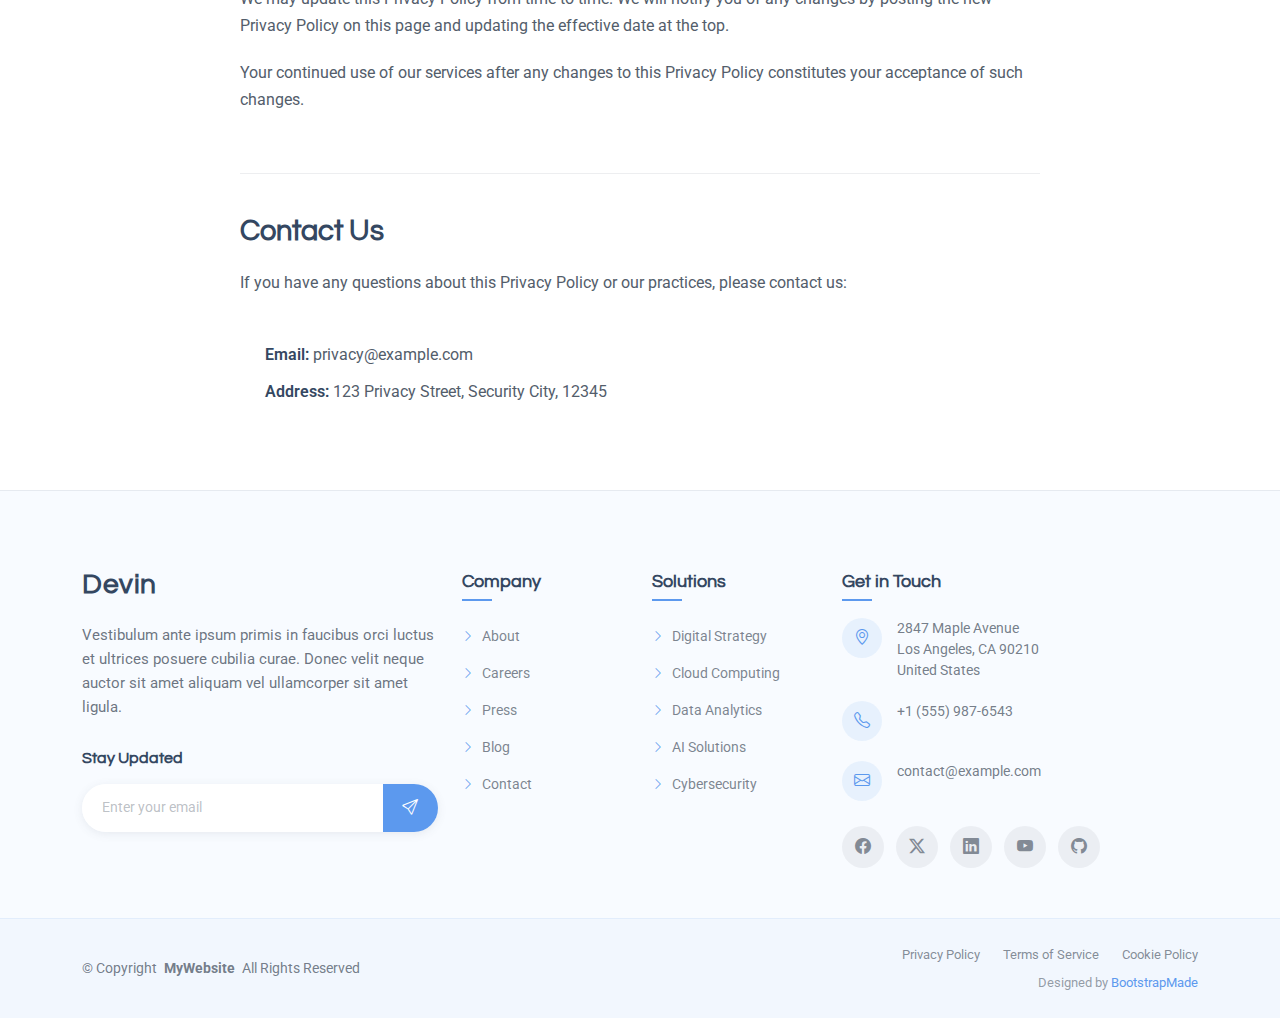
<file: privacy.html>
<!DOCTYPE html>
<html lang="en">

<head>
  <meta charset="utf-8">
  <meta content="width=device-width, initial-scale=1.0" name="viewport">
  <title>Privacy - Devin Bootstrap Template</title>
  <meta name="description" content="">
  <meta name="keywords" content="">

  <!-- Favicons -->
  <link href="assets/img/favicon.png" rel="icon">
  <link href="assets/img/apple-touch-icon.png" rel="apple-touch-icon">

  <!-- Fonts -->
  <link href="https://fonts.googleapis.com" rel="preconnect">
  <link href="https://fonts.gstatic.com" rel="preconnect" crossorigin>
  <link href="https://fonts.googleapis.com/css2?family=Roboto:ital,wght@0,100;0,300;0,400;0,500;0,700;0,900;1,100;1,300;1,400;1,500;1,700;1,900&family=Open+Sans:ital,wght@0,300;0,400;0,500;0,600;0,700;0,800;1,300;1,400;1,500;1,600;1,700;1,800&family=Questrial:wght@400&display=swap" rel="stylesheet">

  <!-- Vendor CSS Files -->
  <link href="assets/vendor/bootstrap/css/bootstrap.min.css" rel="stylesheet">
  <link href="assets/vendor/bootstrap-icons/bootstrap-icons.css" rel="stylesheet">
  <link href="assets/vendor/glightbox/css/glightbox.min.css" rel="stylesheet">
  <link href="assets/vendor/swiper/swiper-bundle.min.css" rel="stylesheet">

  <!-- Main CSS File -->
  <link href="assets/css/main.css" rel="stylesheet">

  <!-- =======================================================
  * Template Name: Devin
  * Template URL: https://bootstrapmade.com/devin-bootstrap-template/
  * Updated: Jul 23 2025 with Bootstrap v5.3.7
  * Author: BootstrapMade.com
  * License: https://bootstrapmade.com/license/
  ======================================================== -->
</head>

<body class="privacy-page">

  <header id="header" class="header d-flex align-items-center fixed-top">
    <div class="container-fluid container-xl position-relative d-flex align-items-center justify-content-between">

      <a href="index.html" class="logo d-flex align-items-center">
        <!-- Uncomment the line below if you also wish to use an image logo -->
        <!-- <img src="assets/img/logo.webp" alt=""> -->
        <h1 class="sitename">Devin</h1>
      </a>

      <nav id="navmenu" class="navmenu">
        <ul>
          <li><a href="#hero">Home</a></li>
          <li><a href="#about">About</a></li>
          <li><a href="#services">Services</a></li>
          <li><a href="#portfolio">Portfolio</a></li>
          <li><a href="#team">Team</a></li>
          <li class="dropdown"><a href="#"><span>Dropdown</span> <i class="bi bi-chevron-down toggle-dropdown"></i></a>
            <ul>
              <li><a href="#">Dropdown 1</a></li>
              <li class="dropdown"><a href="#"><span>Deep Dropdown</span> <i class="bi bi-chevron-down toggle-dropdown"></i></a>
                <ul>
                  <li><a href="#">Deep Dropdown 1</a></li>
                  <li><a href="#">Deep Dropdown 2</a></li>
                  <li><a href="#">Deep Dropdown 3</a></li>
                  <li><a href="#">Deep Dropdown 4</a></li>
                  <li><a href="#">Deep Dropdown 5</a></li>
                </ul>
              </li>
              <li><a href="#">Dropdown 2</a></li>
              <li><a href="#">Dropdown 3</a></li>
              <li><a href="#">Dropdown 4</a></li>
            </ul>
          </li>

          <li class="dropdown extended-dropdown-2"><a href="#"><span>Extended Dropdown</span> <i class="bi bi-chevron-down toggle-dropdown"></i></a>
            <ul>
              <li>
                <a href="#">
                  <div class="menu-item-content">
                    <div class="menu-icon">
                      <i class="bi bi-speedometer2"></i>
                    </div>
                    <div class="menu-text">
                      <span class="menu-title">Analytics Dashboard</span>
                      <span class="menu-description">Track your performance metrics</span>
                    </div>
                  </div>
                  <div class="menu-badge">New</div>
                </a>
              </li>
              <li>
                <a href="#">
                  <div class="menu-item-content">
                    <div class="menu-icon">
                      <i class="bi bi-people"></i>
                    </div>
                    <div class="menu-text">
                      <span class="menu-title">Team Management</span>
                      <span class="menu-description">Manage your team members</span>
                    </div>
                  </div>
                </a>
              </li>
              <li>
                <a href="#">
                  <div class="menu-item-content">
                    <div class="menu-icon">
                      <i class="bi bi-graph-up"></i>
                    </div>
                    <div class="menu-text">
                      <span class="menu-title">Sales Reports</span>
                      <span class="menu-description">Review financial statistics</span>
                    </div>
                  </div>
                  <div class="menu-badge hot">Hot</div>
                </a>
              </li>
              <li>
                <a href="#">
                  <div class="menu-item-content">
                    <div class="menu-icon">
                      <i class="bi bi-shield-lock"></i>
                    </div>
                    <div class="menu-text">
                      <span class="menu-title">Security Center</span>
                      <span class="menu-description">Manage privacy settings</span>
                    </div>
                  </div>
                </a>
              </li>
              <li>
                <a href="#">
                  <div class="menu-item-content">
                    <div class="menu-icon">
                      <i class="bi bi-chat-dots"></i>
                    </div>
                    <div class="menu-text">
                      <span class="menu-title">Message Center</span>
                      <span class="menu-description">Check your notifications</span>
                    </div>
                  </div>
                  <div class="menu-badge updates">5</div>
                </a>
              </li>
            </ul>
          </li>

          <!-- Megamenu 2 -->
          <li class="megamenu-2"><a href="#"><span>Megamenu</span> <i class="bi bi-chevron-down toggle-dropdown"></i></a>

            <!-- Mobile Megamenu -->
            <ul class="mobile-megamenu">

              <li><a href="#">Product Analytics</a></li>
              <li><a href="#">Customer Insights</a></li>
              <li><a href="#">Market Research</a></li>

              <li class="dropdown"><a href="#"><span>Enterprise Software</span> <i class="bi bi-chevron-down toggle-dropdown"></i></a>
                <ul>
                  <li><a href="#">CRM Solutions</a></li>
                  <li><a href="#">ERP Systems</a></li>
                  <li><a href="#">Workflow Automation</a></li>
                  <li><a href="#">Document Management</a></li>
                  <li><a href="#">Business Intelligence</a></li>
                  <li><a href="#">Integration Platform</a></li>
                </ul>
              </li>

              <li class="dropdown"><a href="#"><span>Development Tools</span> <i class="bi bi-chevron-down toggle-dropdown"></i></a>
                <ul>
                  <li><a href="#">Code Editors</a></li>
                  <li><a href="#">Version Control</a></li>
                  <li><a href="#">Testing Frameworks</a></li>
                  <li><a href="#">Deployment Tools</a></li>
                  <li><a href="#">API Management</a></li>
                  <li><a href="#">Performance Monitoring</a></li>
                </ul>
              </li>

              <li class="dropdown"><a href="#"><span>Creative Suite</span> <i class="bi bi-chevron-down toggle-dropdown"></i></a>
                <ul>
                  <li><a href="#">Design Software</a></li>
                  <li><a href="#">Video Editing</a></li>
                  <li><a href="#">Audio Production</a></li>
                  <li><a href="#">Animation Tools</a></li>
                  <li><a href="#">Photo Editing</a></li>
                  <li><a href="#">3D Modeling</a></li>
                </ul>
              </li>

              <li class="dropdown"><a href="#"><span>Resources</span> <i class="bi bi-chevron-down toggle-dropdown"></i></a>
                <ul>
                  <li><a href="#">Documentation</a></li>
                  <li><a href="#">Tutorials</a></li>
                  <li><a href="#">Community</a></li>
                  <li><a href="#">Blog Posts</a></li>
                </ul>
              </li>

            </ul><!-- End Mobile Megamenu -->

            <!-- Desktop Megamenu -->
            <div class="desktop-megamenu">

              <div class="tab-navigation">
                <ul class="nav nav-tabs flex-column" id="7525-megamenu-tabs" role="tablist">
                  <li class="nav-item" role="presentation">
                    <button class="nav-link active" id="7525-tab-1-tab" data-bs-toggle="tab" data-bs-target="#7525-tab-1" type="button" role="tab" aria-controls="7525-tab-1" aria-selected="true">
                      <i class="bi bi-building-gear"></i>
                      <span>Enterprise Software</span>
                    </button>
                  </li>
                  <li class="nav-item" role="presentation">
                    <button class="nav-link" id="7525-tab-2-tab" data-bs-toggle="tab" data-bs-target="#7525-tab-2" type="button" role="tab" aria-controls="7525-tab-2" aria-selected="false">
                      <i class="bi bi-code-slash"></i>
                      <span>Development Tools</span>
                    </button>
                  </li>
                  <li class="nav-item" role="presentation">
                    <button class="nav-link" id="7525-tab-3-tab" data-bs-toggle="tab" data-bs-target="#7525-tab-3" type="button" role="tab" aria-controls="7525-tab-3" aria-selected="false">
                      <i class="bi bi-palette"></i>
                      <span>Creative Suite</span>
                    </button>
                  </li>
                  <li class="nav-item" role="presentation">
                    <button class="nav-link" id="7525-tab-4-tab" data-bs-toggle="tab" data-bs-target="#7525-tab-4" type="button" role="tab" aria-controls="7525-tab-4" aria-selected="false">
                      <i class="bi bi-journal-text"></i>
                      <span>Resources</span>
                    </button>
                  </li>
                </ul>
              </div>

              <div class="tab-content">

                <!-- Enterprise Software Tab -->
                <div class="tab-pane fade show active" id="7525-tab-1" role="tabpanel" aria-labelledby="7525-tab-1-tab">
                  <div class="content-grid">
                    <div class="product-section">
                      <h4>Core Solutions</h4>
                      <div class="product-list">
                        <a href="#" class="product-link">
                          <i class="bi bi-people"></i>
                          <div>
                            <span>CRM Solutions</span>
                            <small>Manage customer relationships effectively</small>
                          </div>
                        </a>
                        <a href="#" class="product-link">
                          <i class="bi bi-diagram-3"></i>
                          <div>
                            <span>ERP Systems</span>
                            <small>Integrate all business processes</small>
                          </div>
                        </a>
                        <a href="#" class="product-link">
                          <i class="bi bi-gear-wide"></i>
                          <div>
                            <span>Workflow Automation</span>
                            <small>Streamline repetitive tasks</small>
                          </div>
                        </a>
                      </div>
                    </div>

                    <div class="product-section">
                      <h4>Data &amp; Analytics</h4>
                      <div class="product-list">
                        <a href="#" class="product-link">
                          <i class="bi bi-file-earmark-text"></i>
                          <div>
                            <span>Document Management</span>
                            <small>Organize and secure documents</small>
                          </div>
                        </a>
                        <a href="#" class="product-link">
                          <i class="bi bi-bar-chart"></i>
                          <div>
                            <span>Business Intelligence</span>
                            <small>Make data-driven decisions</small>
                          </div>
                        </a>
                        <a href="#" class="product-link">
                          <i class="bi bi-share"></i>
                          <div>
                            <span>Integration Platform</span>
                            <small>Connect all your systems</small>
                          </div>
                        </a>
                      </div>
                    </div>
                  </div>

                  <div class="featured-banner">
                    <div class="banner-content">
                      <img src="assets/img/misc/misc-7.webp" alt="Enterprise Solutions" class="banner-image">
                      <div class="banner-info">
                        <h5>Enterprise Package</h5>
                        <p>Comprehensive business management solution with advanced features and 24/7 support.</p>
                        <a href="#" class="cta-btn">Get Started <i class="bi bi-arrow-right"></i></a>
                      </div>
                    </div>
                  </div>
                </div>

                <!-- Development Tools Tab -->
                <div class="tab-pane fade" id="7525-tab-2" role="tabpanel" aria-labelledby="7525-tab-2-tab">
                  <div class="content-grid">
                    <div class="product-section">
                      <h4>Code &amp; Build</h4>
                      <div class="product-list">
                        <a href="#" class="product-link">
                          <i class="bi bi-code-square"></i>
                          <div>
                            <span>Code Editors</span>
                            <small>Advanced development environment</small>
                          </div>
                        </a>
                        <a href="#" class="product-link">
                          <i class="bi bi-git"></i>
                          <div>
                            <span>Version Control</span>
                            <small>Track changes and collaborate</small>
                          </div>
                        </a>
                        <a href="#" class="product-link">
                          <i class="bi bi-check2-square"></i>
                          <div>
                            <span>Testing Frameworks</span>
                            <small>Ensure code quality</small>
                          </div>
                        </a>
                      </div>
                    </div>

                    <div class="product-section">
                      <h4>Deploy &amp; Monitor</h4>
                      <div class="product-list">
                        <a href="#" class="product-link">
                          <i class="bi bi-cloud-upload"></i>
                          <div>
                            <span>Deployment Tools</span>
                            <small>Seamless application deployment</small>
                          </div>
                        </a>
                        <a href="#" class="product-link">
                          <i class="bi bi-api"></i>
                          <div>
                            <span>API Management</span>
                            <small>Design and manage APIs</small>
                          </div>
                        </a>
                        <a href="#" class="product-link">
                          <i class="bi bi-speedometer2"></i>
                          <div>
                            <span>Performance Monitoring</span>
                            <small>Track application performance</small>
                          </div>
                        </a>
                      </div>
                    </div>
                  </div>

                  <div class="featured-banner">
                    <div class="banner-content">
                      <img src="assets/img/misc/misc-12.webp" alt="Development Tools" class="banner-image">
                      <div class="banner-info">
                        <h5>Developer Suite</h5>
                        <p>Complete toolkit for modern development teams with integrated CI/CD pipelines.</p>
                        <a href="#" class="cta-btn">Explore Tools <i class="bi bi-arrow-right"></i></a>
                      </div>
                    </div>
                  </div>
                </div>

                <!-- Creative Suite Tab -->
                <div class="tab-pane fade" id="7525-tab-3" role="tabpanel" aria-labelledby="7525-tab-3-tab">
                  <div class="content-grid">
                    <div class="product-section">
                      <h4>Design &amp; Visual</h4>
                      <div class="product-list">
                        <a href="#" class="product-link">
                          <i class="bi bi-brush"></i>
                          <div>
                            <span>Design Software</span>
                            <small>Professional graphic design tools</small>
                          </div>
                        </a>
                        <a href="#" class="product-link">
                          <i class="bi bi-camera-video"></i>
                          <div>
                            <span>Video Editing</span>
                            <small>Professional video production</small>
                          </div>
                        </a>
                        <a href="#" class="product-link">
                          <i class="bi bi-image"></i>
                          <div>
                            <span>Photo Editing</span>
                            <small>Advanced image manipulation</small>
                          </div>
                        </a>
                      </div>
                    </div>

                    <div class="product-section">
                      <h4>Media Production</h4>
                      <div class="product-list">
                        <a href="#" class="product-link">
                          <i class="bi bi-music-note"></i>
                          <div>
                            <span>Audio Production</span>
                            <small>Professional audio editing</small>
                          </div>
                        </a>
                        <a href="#" class="product-link">
                          <i class="bi bi-play-circle"></i>
                          <div>
                            <span>Animation Tools</span>
                            <small>Create stunning animations</small>
                          </div>
                        </a>
                        <a href="#" class="product-link">
                          <i class="bi bi-box"></i>
                          <div>
                            <span>3D Modeling</span>
                            <small>Advanced 3D design software</small>
                          </div>
                        </a>
                      </div>
                    </div>
                  </div>

                  <div class="featured-banner">
                    <div class="banner-content">
                      <img src="assets/img/misc/misc-5.webp" alt="Creative Suite" class="banner-image">
                      <div class="banner-info">
                        <h5>Creative Pro</h5>
                        <p>Everything you need for creative projects, from concept to final production.</p>
                        <a href="#" class="cta-btn">Start Creating <i class="bi bi-arrow-right"></i></a>
                      </div>
                    </div>
                  </div>
                </div>

                <!-- Resources Tab -->
                <div class="tab-pane fade" id="7525-tab-4" role="tabpanel" aria-labelledby="7525-tab-4-tab">
                  <div class="resources-layout">
                    <div class="resource-categories">
                      <div class="resource-category">
                        <i class="bi bi-book"></i>
                        <h5>Documentation</h5>
                        <p>Comprehensive guides and API references for all our products and services.</p>
                        <a href="#" class="resource-link">Browse Docs <i class="bi bi-arrow-right"></i></a>
                      </div>
                      <div class="resource-category">
                        <i class="bi bi-play-circle"></i>
                        <h5>Video Tutorials</h5>
                        <p>Step-by-step video guides to help you get the most out of our solutions.</p>
                        <a href="#" class="resource-link">Watch Tutorials <i class="bi bi-arrow-right"></i></a>
                      </div>
                      <div class="resource-category">
                        <i class="bi bi-chat-square-dots"></i>
                        <h5>Community Forum</h5>
                        <p>Connect with other users, share tips, and get answers to your questions.</p>
                        <a href="#" class="resource-link">Join Community <i class="bi bi-arrow-right"></i></a>
                      </div>
                      <div class="resource-category">
                        <i class="bi bi-newspaper"></i>
                        <h5>Blog &amp; Articles</h5>
                        <p>Latest insights, best practices, and industry trends from our experts.</p>
                        <a href="#" class="resource-link">Read Blog <i class="bi bi-arrow-right"></i></a>
                      </div>
                    </div>
                  </div>
                </div>

              </div>

            </div><!-- End Desktop Megamenu -->

          </li><!-- End Mega Menu 2 -->

          <li><a href="#contact">Contact</a></li>

        </ul>
        <i class="mobile-nav-toggle d-xl-none bi bi-list"></i>
      </nav>

    </div>
  </header>

  <main class="main">

    <!-- Page Title -->
    <div class="page-title light-background">
      <div class="container">
        <h1>Privacy</h1>
        <nav class="breadcrumbs">
          <ol>
            <li><a href="index.html">Home</a></li>
            <li class="current">Privacy</li>
          </ol>
        </nav>
      </div>
    </div><!-- End Page Title -->

    <!-- Privacy Section -->
    <section id="privacy" class="privacy section">

      <div class="container">
        <!-- Header -->
        <div class="privacy-header">
          <div class="header-content">
            <div class="last-updated">Effective Date: February 27, 2025</div>
            <h1>Privacy Policy</h1>
            <p class="intro-text">This Privacy Policy describes how we collect, use, process, and disclose your information, including personal information, in conjunction with your access to and use of our services.</p>
          </div>
        </div>

        <!-- Main Content -->
        <div class="privacy-content">
          <!-- Introduction -->
          <div class="content-section">
            <h2>1. Introduction</h2>
            <p>When you use our services, you're trusting us with your information. We understand this is a big responsibility and work hard to protect your information and put you in control.</p>
            <p>This Privacy Policy is meant to help you understand what information we collect, why we collect it, and how you can update, manage, export, and delete your information.</p>
          </div>

          <!-- Information Collection -->
          <div class="content-section">
            <h2>2. Information We Collect</h2>
            <p>We collect information to provide better services to our users. The types of information we collect include:</p>

            <h3>2.1 Information You Provide</h3>
            <p>When you create an account or use our services, you provide us with personal information that includes:</p>
            <ul>
              <li>Your name and contact information</li>
              <li>Account credentials</li>
              <li>Payment information when required</li>
              <li>Communication preferences</li>
            </ul>

            <h3>2.2 Automatic Information</h3>
            <p>We automatically collect and store certain information when you use our services:</p>
            <ul>
              <li>Device information and identifiers</li>
              <li>Log information and usage statistics</li>
              <li>Location information when enabled</li>
              <li>Browser type and settings</li>
            </ul>
          </div>

          <!-- Use of Information -->
          <div class="content-section">
            <h2>3. How We Use Your Information</h2>
            <p>We use the information we collect to provide, maintain, and improve our services. Specifically, we use your information to:</p>
            <ul>
              <li>Provide and personalize our services</li>
              <li>Process transactions and send related information</li>
              <li>Send notifications and updates about our services</li>
              <li>Maintain security and verify identity</li>
              <li>Analyze and improve our services</li>
            </ul>
          </div>

          <!-- Information Sharing -->
          <div class="content-section">
            <h2>4. Information Sharing and Disclosure</h2>
            <p>We do not share personal information with companies, organizations, or individuals outside of our company except in the following cases:</p>

            <h3>4.1 With Your Consent</h3>
            <p>We will share personal information with companies, organizations, or individuals outside of our company when we have your consent to do so.</p>

            <h3>4.2 For Legal Reasons</h3>
            <p>We will share personal information if we have a good-faith belief that access, use, preservation, or disclosure of the information is reasonably necessary to:</p>
            <ul>
              <li>Meet any applicable law, regulation, legal process, or enforceable governmental request</li>
              <li>Enforce applicable Terms of Service</li>
              <li>Detect, prevent, or otherwise address fraud, security, or technical issues</li>
              <li>Protect against harm to the rights, property, or safety of our users</li>
            </ul>
          </div>

          <!-- Data Security -->
          <div class="content-section">
            <h2>5. Data Security</h2>
            <p>We work hard to protect our users from unauthorized access to or unauthorized alteration, disclosure, or destruction of information we hold. In particular:</p>
            <ul>
              <li>We encrypt our services using SSL</li>
              <li>We review our information collection, storage, and processing practices</li>
              <li>We restrict access to personal information to employees who need that information</li>
            </ul>
          </div>

          <!-- Your Rights -->
          <div class="content-section">
            <h2>6. Your Rights and Choices</h2>
            <p>You have certain rights regarding your personal information, including:</p>
            <ul>
              <li>The right to access your personal information</li>
              <li>The right to correct inaccurate information</li>
              <li>The right to request deletion of your information</li>
              <li>The right to restrict or object to our processing of your information</li>
            </ul>
          </div>

          <!-- Policy Updates -->
          <div class="content-section">
            <h2>7. Changes to This Policy</h2>
            <p>We may update this Privacy Policy from time to time. We will notify you of any changes by posting the new Privacy Policy on this page and updating the effective date at the top.</p>
            <p>Your continued use of our services after any changes to this Privacy Policy constitutes your acceptance of such changes.</p>
          </div>
        </div>

        <!-- Contact Section -->
        <div class="privacy-contact">
          <h2>Contact Us</h2>
          <p>If you have any questions about this Privacy Policy or our practices, please contact us:</p>
          <div class="contact-details">
            <p><strong>Email:</strong> privacy@example.com</p>
            <p><strong>Address:</strong> 123 Privacy Street, Security City, 12345</p>
          </div>
        </div>

      </div>

    </section><!-- /Privacy Section -->

  </main>

  <footer id="footer" class="footer position-relative light-background">

    <div class="container">
      <div class="row gy-5">

        <div class="col-lg-4">
          <div class="footer-content">
            <a href="index.html" class="logo d-flex align-items-center mb-4">
              <span class="sitename">Devin</span>
            </a>
            <p class="mb-4">Vestibulum ante ipsum primis in faucibus orci luctus et ultrices posuere cubilia curae. Donec velit neque auctor sit amet aliquam vel ullamcorper sit amet ligula.</p>

            <div class="newsletter-form">
              <h5>Stay Updated</h5>
              <form action="forms/newsletter.php" method="post" class="php-email-form">
                <div class="input-group">
                  <input type="email" name="email" class="form-control" placeholder="Enter your email" required="">
                  <button type="submit" class="btn-subscribe">
                    <i class="bi bi-send"></i>
                  </button>
                </div>
                <div class="loading">Loading</div>
                <div class="error-message"></div>
                <div class="sent-message">Thank you for subscribing!</div>
              </form>
            </div>
          </div>
        </div>

        <div class="col-lg-2 col-6">
          <div class="footer-links">
            <h4>Company</h4>
            <ul>
              <li><a href="#"><i class="bi bi-chevron-right"></i> About</a></li>
              <li><a href="#"><i class="bi bi-chevron-right"></i> Careers</a></li>
              <li><a href="#"><i class="bi bi-chevron-right"></i> Press</a></li>
              <li><a href="#"><i class="bi bi-chevron-right"></i> Blog</a></li>
              <li><a href="#"><i class="bi bi-chevron-right"></i> Contact</a></li>
            </ul>
          </div>
        </div>

        <div class="col-lg-2 col-6">
          <div class="footer-links">
            <h4>Solutions</h4>
            <ul>
              <li><a href="#"><i class="bi bi-chevron-right"></i> Digital Strategy</a></li>
              <li><a href="#"><i class="bi bi-chevron-right"></i> Cloud Computing</a></li>
              <li><a href="#"><i class="bi bi-chevron-right"></i> Data Analytics</a></li>
              <li><a href="#"><i class="bi bi-chevron-right"></i> AI Solutions</a></li>
              <li><a href="#"><i class="bi bi-chevron-right"></i> Cybersecurity</a></li>
            </ul>
          </div>
        </div>

        <div class="col-lg-4">
          <div class="footer-contact">
            <h4>Get in Touch</h4>
            <div class="contact-item">
              <div class="contact-icon">
                <i class="bi bi-geo-alt"></i>
              </div>
              <div class="contact-info">
                <p>2847 Maple Avenue<br>Los Angeles, CA 90210<br>United States</p>
              </div>
            </div>

            <div class="contact-item">
              <div class="contact-icon">
                <i class="bi bi-telephone"></i>
              </div>
              <div class="contact-info">
                <p>+1 (555) 987-6543</p>
              </div>
            </div>

            <div class="contact-item">
              <div class="contact-icon">
                <i class="bi bi-envelope"></i>
              </div>
              <div class="contact-info">
                <p>contact@example.com</p>
              </div>
            </div>

            <div class="social-links">
              <a href="#"><i class="bi bi-facebook"></i></a>
              <a href="#"><i class="bi bi-twitter-x"></i></a>
              <a href="#"><i class="bi bi-linkedin"></i></a>
              <a href="#"><i class="bi bi-youtube"></i></a>
              <a href="#"><i class="bi bi-github"></i></a>
            </div>
          </div>
        </div>

      </div>
    </div>

    <div class="footer-bottom">
      <div class="container">
        <div class="row align-items-center">
          <div class="col-lg-6">
            <div class="copyright">
              <p>© <span>Copyright</span> <strong class="px-1 sitename">MyWebsite</strong> <span>All Rights Reserved</span></p>
            </div>
          </div>
          <div class="col-lg-6">
            <div class="footer-bottom-links">
              <a href="#">Privacy Policy</a>
              <a href="#">Terms of Service</a>
              <a href="#">Cookie Policy</a>
            </div>
            <div class="credits">
              <!-- All the links in the footer should remain intact. -->
              <!-- You can delete the links only if you've purchased the pro version. -->
              <!-- Licensing information: https://bootstrapmade.com/license/ -->
              <!-- Purchase the pro version with working PHP/AJAX contact form: [buy-url] -->
              Designed by <a href="https://bootstrapmade.com/">BootstrapMade</a>
            </div>
          </div>
        </div>
      </div>
    </div>

  </footer>

  <!-- Scroll Top -->
  <a href="#" id="scroll-top" class="scroll-top d-flex align-items-center justify-content-center"><i class="bi bi-arrow-up-short"></i></a>

  <!-- Preloader -->
  <div id="preloader"></div>

  <!-- Vendor JS Files -->
  <script src="assets/vendor/bootstrap/js/bootstrap.bundle.min.js"></script>
  <script src="assets/vendor/php-email-form/validate.js"></script>
  <script src="assets/vendor/glightbox/js/glightbox.min.js"></script>
  <script src="assets/vendor/swiper/swiper-bundle.min.js"></script>
  <script src="assets/vendor/purecounter/purecounter_vanilla.js"></script>
  <script src="assets/vendor/imagesloaded/imagesloaded.pkgd.min.js"></script>
  <script src="assets/vendor/isotope-layout/isotope.pkgd.min.js"></script>

  <!-- Main JS File -->
  <script src="assets/js/main.js"></script>

</body>

</html>
</file>
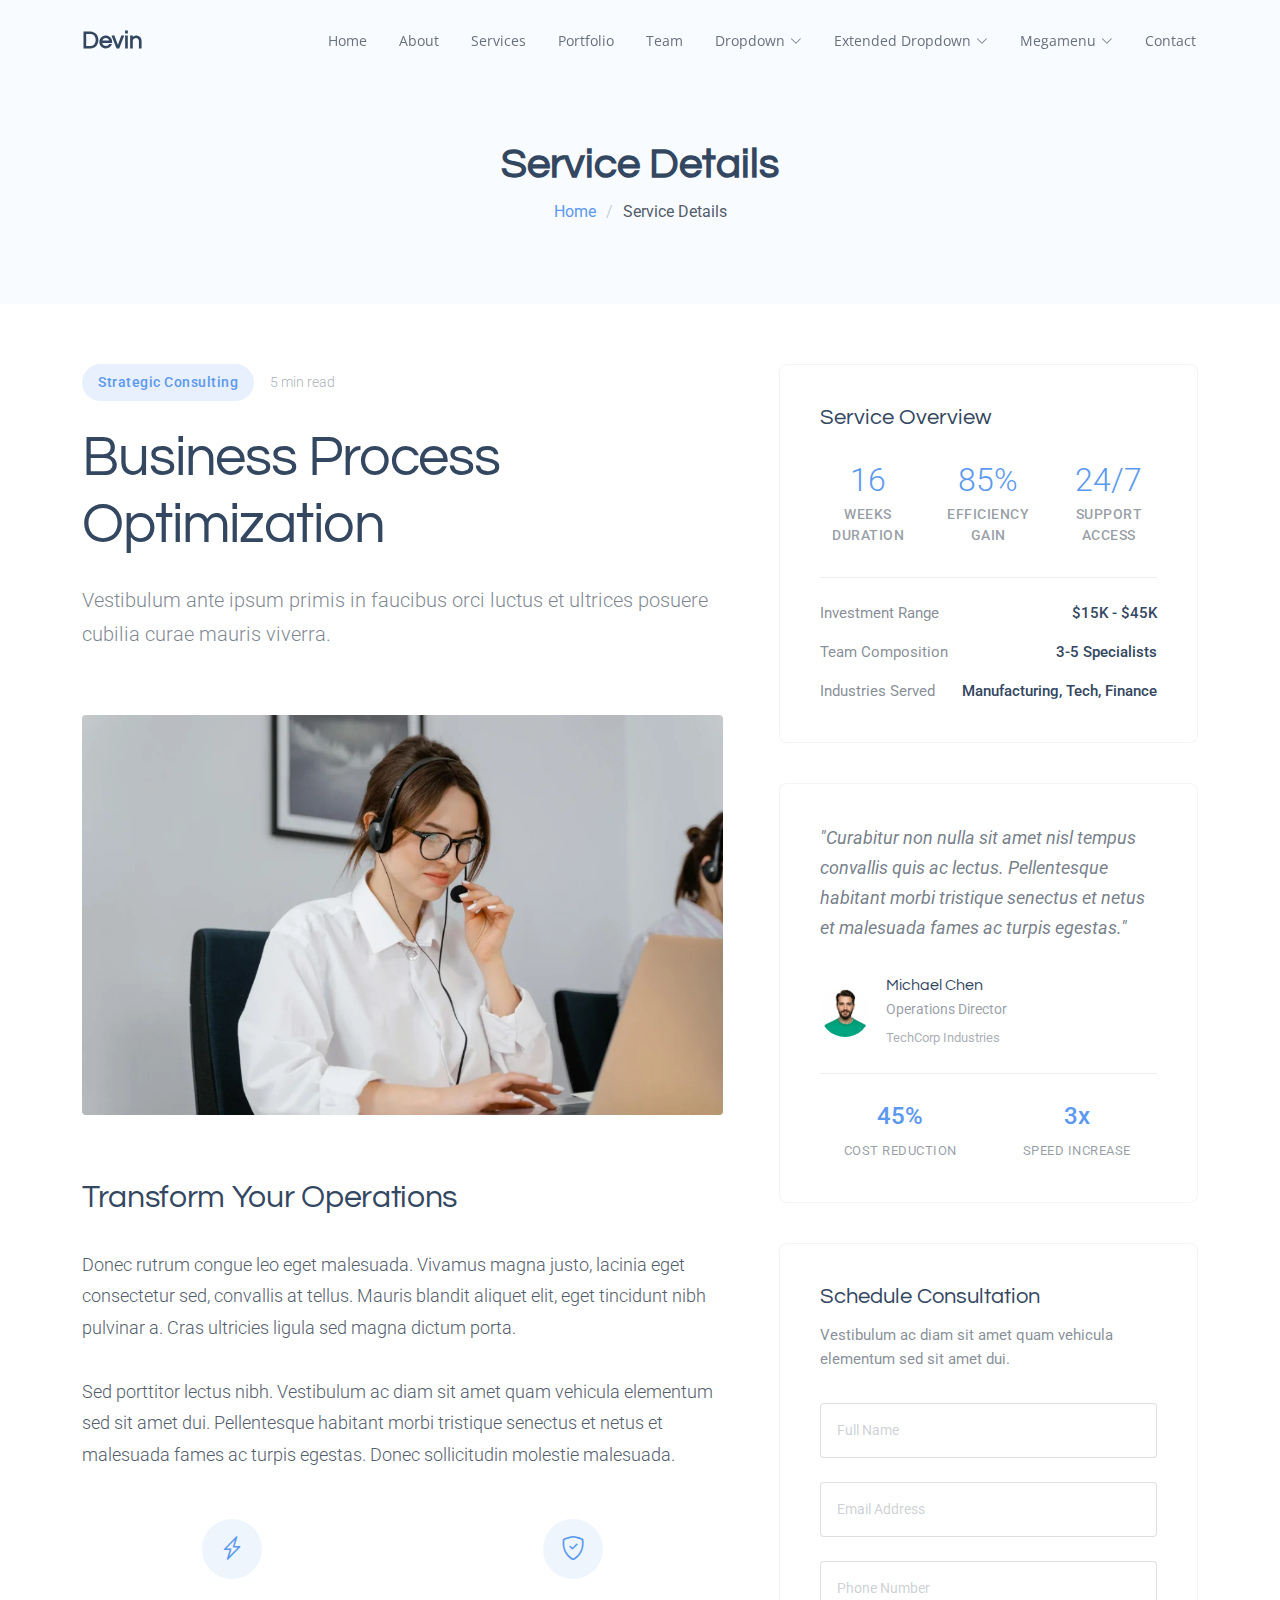
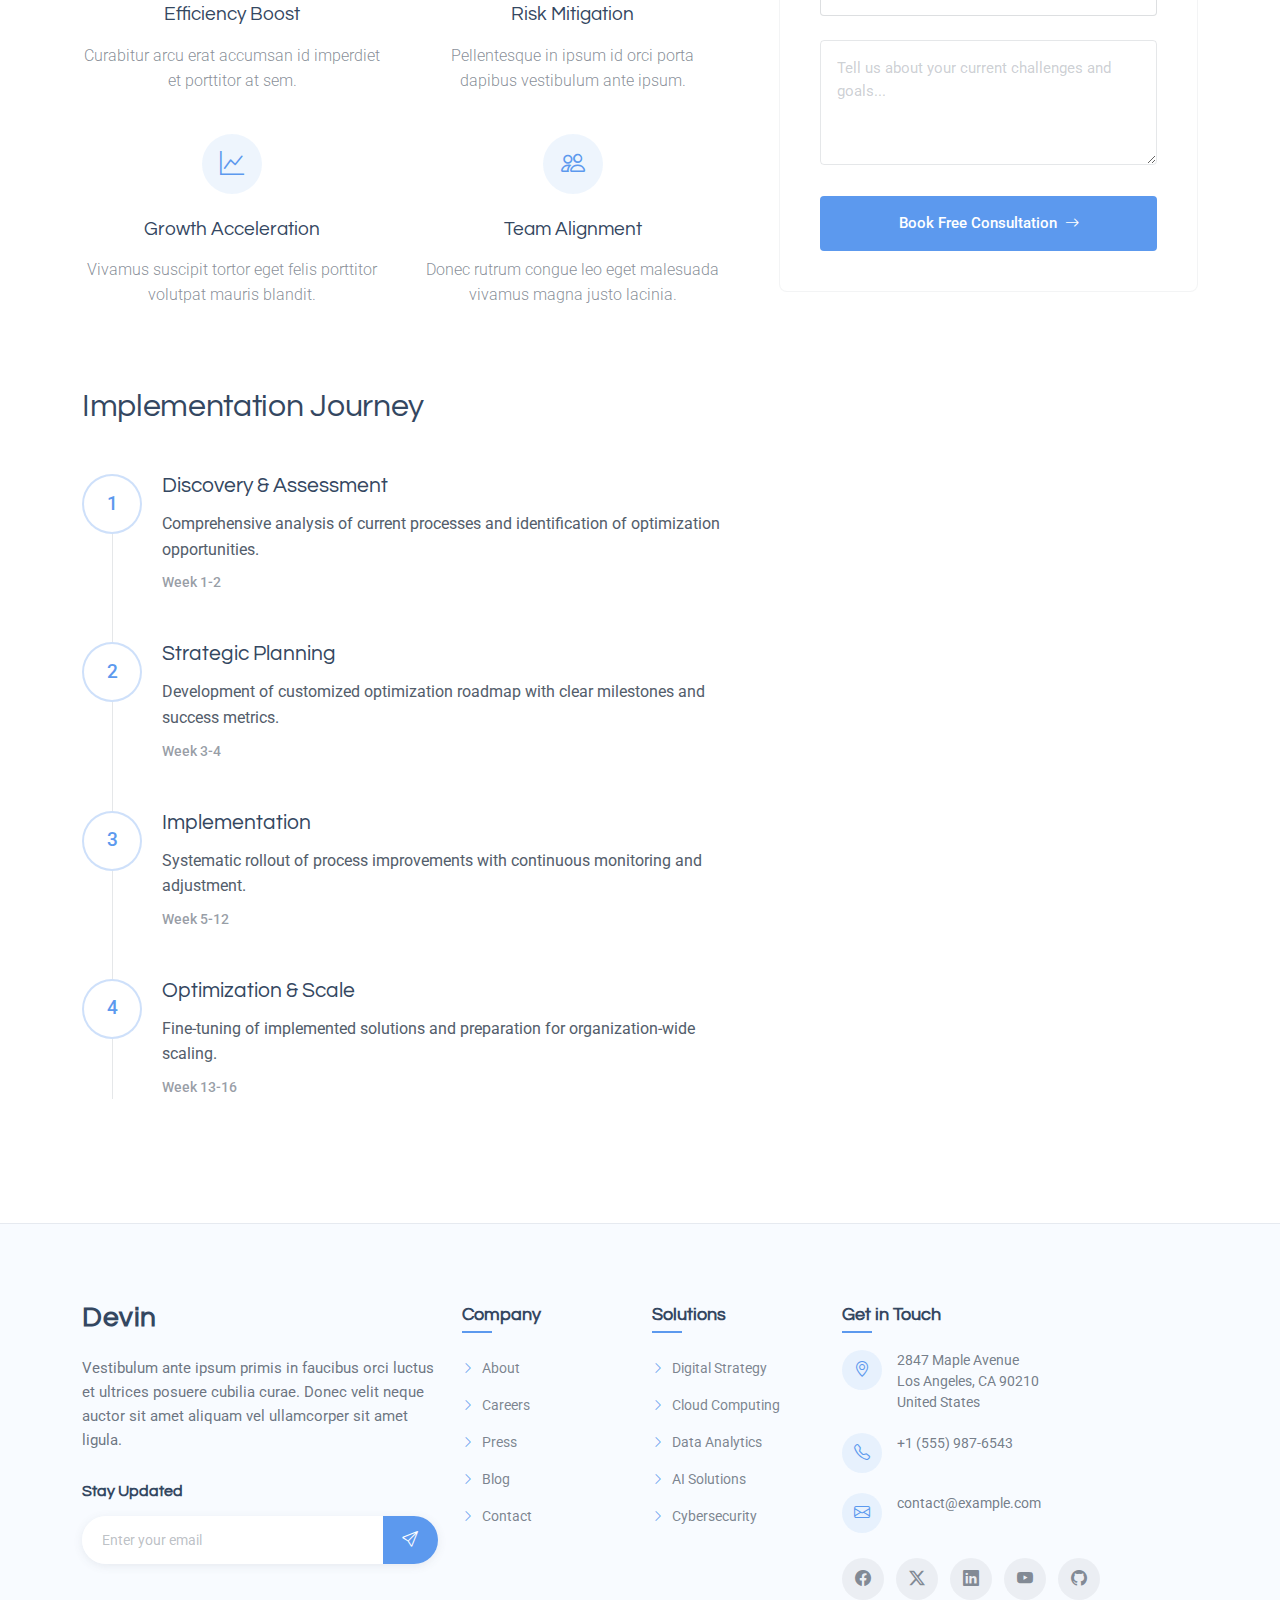
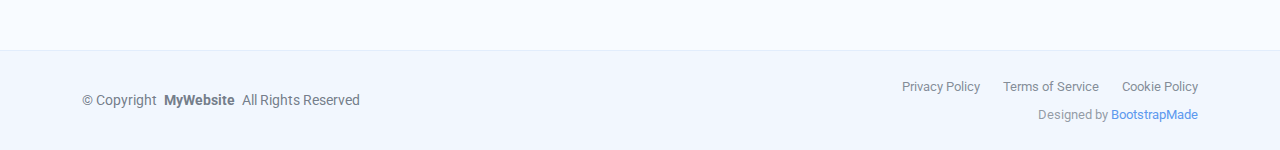
<file: service-details.html>
<!DOCTYPE html>
<html lang="en">

<head>
  <meta charset="utf-8">
  <meta content="width=device-width, initial-scale=1.0" name="viewport">
  <title>Service Details - Devin Bootstrap Template</title>
  <meta name="description" content="">
  <meta name="keywords" content="">

  <!-- Favicons -->
  <link href="assets/img/favicon.png" rel="icon">
  <link href="assets/img/apple-touch-icon.png" rel="apple-touch-icon">

  <!-- Fonts -->
  <link href="https://fonts.googleapis.com" rel="preconnect">
  <link href="https://fonts.gstatic.com" rel="preconnect" crossorigin>
  <link href="https://fonts.googleapis.com/css2?family=Roboto:ital,wght@0,100;0,300;0,400;0,500;0,700;0,900;1,100;1,300;1,400;1,500;1,700;1,900&family=Open+Sans:ital,wght@0,300;0,400;0,500;0,600;0,700;0,800;1,300;1,400;1,500;1,600;1,700;1,800&family=Questrial:wght@400&display=swap" rel="stylesheet">

  <!-- Vendor CSS Files -->
  <link href="assets/vendor/bootstrap/css/bootstrap.min.css" rel="stylesheet">
  <link href="assets/vendor/bootstrap-icons/bootstrap-icons.css" rel="stylesheet">
  <link href="assets/vendor/glightbox/css/glightbox.min.css" rel="stylesheet">
  <link href="assets/vendor/swiper/swiper-bundle.min.css" rel="stylesheet">

  <!-- Main CSS File -->
  <link href="assets/css/main.css" rel="stylesheet">

  <!-- =======================================================
  * Template Name: Devin
  * Template URL: https://bootstrapmade.com/devin-bootstrap-template/
  * Updated: Jul 23 2025 with Bootstrap v5.3.7
  * Author: BootstrapMade.com
  * License: https://bootstrapmade.com/license/
  ======================================================== -->
</head>

<body class="service-details-page">

  <header id="header" class="header d-flex align-items-center fixed-top">
    <div class="container-fluid container-xl position-relative d-flex align-items-center justify-content-between">

      <a href="index.html" class="logo d-flex align-items-center">
        <!-- Uncomment the line below if you also wish to use an image logo -->
        <!-- <img src="assets/img/logo.webp" alt=""> -->
        <h1 class="sitename">Devin</h1>
      </a>

      <nav id="navmenu" class="navmenu">
        <ul>
          <li><a href="#hero">Home</a></li>
          <li><a href="#about">About</a></li>
          <li><a href="#services">Services</a></li>
          <li><a href="#portfolio">Portfolio</a></li>
          <li><a href="#team">Team</a></li>
          <li class="dropdown"><a href="#"><span>Dropdown</span> <i class="bi bi-chevron-down toggle-dropdown"></i></a>
            <ul>
              <li><a href="#">Dropdown 1</a></li>
              <li class="dropdown"><a href="#"><span>Deep Dropdown</span> <i class="bi bi-chevron-down toggle-dropdown"></i></a>
                <ul>
                  <li><a href="#">Deep Dropdown 1</a></li>
                  <li><a href="#">Deep Dropdown 2</a></li>
                  <li><a href="#">Deep Dropdown 3</a></li>
                  <li><a href="#">Deep Dropdown 4</a></li>
                  <li><a href="#">Deep Dropdown 5</a></li>
                </ul>
              </li>
              <li><a href="#">Dropdown 2</a></li>
              <li><a href="#">Dropdown 3</a></li>
              <li><a href="#">Dropdown 4</a></li>
            </ul>
          </li>

          <li class="dropdown extended-dropdown-2"><a href="#"><span>Extended Dropdown</span> <i class="bi bi-chevron-down toggle-dropdown"></i></a>
            <ul>
              <li>
                <a href="#">
                  <div class="menu-item-content">
                    <div class="menu-icon">
                      <i class="bi bi-speedometer2"></i>
                    </div>
                    <div class="menu-text">
                      <span class="menu-title">Analytics Dashboard</span>
                      <span class="menu-description">Track your performance metrics</span>
                    </div>
                  </div>
                  <div class="menu-badge">New</div>
                </a>
              </li>
              <li>
                <a href="#">
                  <div class="menu-item-content">
                    <div class="menu-icon">
                      <i class="bi bi-people"></i>
                    </div>
                    <div class="menu-text">
                      <span class="menu-title">Team Management</span>
                      <span class="menu-description">Manage your team members</span>
                    </div>
                  </div>
                </a>
              </li>
              <li>
                <a href="#">
                  <div class="menu-item-content">
                    <div class="menu-icon">
                      <i class="bi bi-graph-up"></i>
                    </div>
                    <div class="menu-text">
                      <span class="menu-title">Sales Reports</span>
                      <span class="menu-description">Review financial statistics</span>
                    </div>
                  </div>
                  <div class="menu-badge hot">Hot</div>
                </a>
              </li>
              <li>
                <a href="#">
                  <div class="menu-item-content">
                    <div class="menu-icon">
                      <i class="bi bi-shield-lock"></i>
                    </div>
                    <div class="menu-text">
                      <span class="menu-title">Security Center</span>
                      <span class="menu-description">Manage privacy settings</span>
                    </div>
                  </div>
                </a>
              </li>
              <li>
                <a href="#">
                  <div class="menu-item-content">
                    <div class="menu-icon">
                      <i class="bi bi-chat-dots"></i>
                    </div>
                    <div class="menu-text">
                      <span class="menu-title">Message Center</span>
                      <span class="menu-description">Check your notifications</span>
                    </div>
                  </div>
                  <div class="menu-badge updates">5</div>
                </a>
              </li>
            </ul>
          </li>

          <!-- Megamenu 2 -->
          <li class="megamenu-2"><a href="#"><span>Megamenu</span> <i class="bi bi-chevron-down toggle-dropdown"></i></a>

            <!-- Mobile Megamenu -->
            <ul class="mobile-megamenu">

              <li><a href="#">Product Analytics</a></li>
              <li><a href="#">Customer Insights</a></li>
              <li><a href="#">Market Research</a></li>

              <li class="dropdown"><a href="#"><span>Enterprise Software</span> <i class="bi bi-chevron-down toggle-dropdown"></i></a>
                <ul>
                  <li><a href="#">CRM Solutions</a></li>
                  <li><a href="#">ERP Systems</a></li>
                  <li><a href="#">Workflow Automation</a></li>
                  <li><a href="#">Document Management</a></li>
                  <li><a href="#">Business Intelligence</a></li>
                  <li><a href="#">Integration Platform</a></li>
                </ul>
              </li>

              <li class="dropdown"><a href="#"><span>Development Tools</span> <i class="bi bi-chevron-down toggle-dropdown"></i></a>
                <ul>
                  <li><a href="#">Code Editors</a></li>
                  <li><a href="#">Version Control</a></li>
                  <li><a href="#">Testing Frameworks</a></li>
                  <li><a href="#">Deployment Tools</a></li>
                  <li><a href="#">API Management</a></li>
                  <li><a href="#">Performance Monitoring</a></li>
                </ul>
              </li>

              <li class="dropdown"><a href="#"><span>Creative Suite</span> <i class="bi bi-chevron-down toggle-dropdown"></i></a>
                <ul>
                  <li><a href="#">Design Software</a></li>
                  <li><a href="#">Video Editing</a></li>
                  <li><a href="#">Audio Production</a></li>
                  <li><a href="#">Animation Tools</a></li>
                  <li><a href="#">Photo Editing</a></li>
                  <li><a href="#">3D Modeling</a></li>
                </ul>
              </li>

              <li class="dropdown"><a href="#"><span>Resources</span> <i class="bi bi-chevron-down toggle-dropdown"></i></a>
                <ul>
                  <li><a href="#">Documentation</a></li>
                  <li><a href="#">Tutorials</a></li>
                  <li><a href="#">Community</a></li>
                  <li><a href="#">Blog Posts</a></li>
                </ul>
              </li>

            </ul><!-- End Mobile Megamenu -->

            <!-- Desktop Megamenu -->
            <div class="desktop-megamenu">

              <div class="tab-navigation">
                <ul class="nav nav-tabs flex-column" id="7525-megamenu-tabs" role="tablist">
                  <li class="nav-item" role="presentation">
                    <button class="nav-link active" id="7525-tab-1-tab" data-bs-toggle="tab" data-bs-target="#7525-tab-1" type="button" role="tab" aria-controls="7525-tab-1" aria-selected="true">
                      <i class="bi bi-building-gear"></i>
                      <span>Enterprise Software</span>
                    </button>
                  </li>
                  <li class="nav-item" role="presentation">
                    <button class="nav-link" id="7525-tab-2-tab" data-bs-toggle="tab" data-bs-target="#7525-tab-2" type="button" role="tab" aria-controls="7525-tab-2" aria-selected="false">
                      <i class="bi bi-code-slash"></i>
                      <span>Development Tools</span>
                    </button>
                  </li>
                  <li class="nav-item" role="presentation">
                    <button class="nav-link" id="7525-tab-3-tab" data-bs-toggle="tab" data-bs-target="#7525-tab-3" type="button" role="tab" aria-controls="7525-tab-3" aria-selected="false">
                      <i class="bi bi-palette"></i>
                      <span>Creative Suite</span>
                    </button>
                  </li>
                  <li class="nav-item" role="presentation">
                    <button class="nav-link" id="7525-tab-4-tab" data-bs-toggle="tab" data-bs-target="#7525-tab-4" type="button" role="tab" aria-controls="7525-tab-4" aria-selected="false">
                      <i class="bi bi-journal-text"></i>
                      <span>Resources</span>
                    </button>
                  </li>
                </ul>
              </div>

              <div class="tab-content">

                <!-- Enterprise Software Tab -->
                <div class="tab-pane fade show active" id="7525-tab-1" role="tabpanel" aria-labelledby="7525-tab-1-tab">
                  <div class="content-grid">
                    <div class="product-section">
                      <h4>Core Solutions</h4>
                      <div class="product-list">
                        <a href="#" class="product-link">
                          <i class="bi bi-people"></i>
                          <div>
                            <span>CRM Solutions</span>
                            <small>Manage customer relationships effectively</small>
                          </div>
                        </a>
                        <a href="#" class="product-link">
                          <i class="bi bi-diagram-3"></i>
                          <div>
                            <span>ERP Systems</span>
                            <small>Integrate all business processes</small>
                          </div>
                        </a>
                        <a href="#" class="product-link">
                          <i class="bi bi-gear-wide"></i>
                          <div>
                            <span>Workflow Automation</span>
                            <small>Streamline repetitive tasks</small>
                          </div>
                        </a>
                      </div>
                    </div>

                    <div class="product-section">
                      <h4>Data &amp; Analytics</h4>
                      <div class="product-list">
                        <a href="#" class="product-link">
                          <i class="bi bi-file-earmark-text"></i>
                          <div>
                            <span>Document Management</span>
                            <small>Organize and secure documents</small>
                          </div>
                        </a>
                        <a href="#" class="product-link">
                          <i class="bi bi-bar-chart"></i>
                          <div>
                            <span>Business Intelligence</span>
                            <small>Make data-driven decisions</small>
                          </div>
                        </a>
                        <a href="#" class="product-link">
                          <i class="bi bi-share"></i>
                          <div>
                            <span>Integration Platform</span>
                            <small>Connect all your systems</small>
                          </div>
                        </a>
                      </div>
                    </div>
                  </div>

                  <div class="featured-banner">
                    <div class="banner-content">
                      <img src="assets/img/misc/misc-7.webp" alt="Enterprise Solutions" class="banner-image">
                      <div class="banner-info">
                        <h5>Enterprise Package</h5>
                        <p>Comprehensive business management solution with advanced features and 24/7 support.</p>
                        <a href="#" class="cta-btn">Get Started <i class="bi bi-arrow-right"></i></a>
                      </div>
                    </div>
                  </div>
                </div>

                <!-- Development Tools Tab -->
                <div class="tab-pane fade" id="7525-tab-2" role="tabpanel" aria-labelledby="7525-tab-2-tab">
                  <div class="content-grid">
                    <div class="product-section">
                      <h4>Code &amp; Build</h4>
                      <div class="product-list">
                        <a href="#" class="product-link">
                          <i class="bi bi-code-square"></i>
                          <div>
                            <span>Code Editors</span>
                            <small>Advanced development environment</small>
                          </div>
                        </a>
                        <a href="#" class="product-link">
                          <i class="bi bi-git"></i>
                          <div>
                            <span>Version Control</span>
                            <small>Track changes and collaborate</small>
                          </div>
                        </a>
                        <a href="#" class="product-link">
                          <i class="bi bi-check2-square"></i>
                          <div>
                            <span>Testing Frameworks</span>
                            <small>Ensure code quality</small>
                          </div>
                        </a>
                      </div>
                    </div>

                    <div class="product-section">
                      <h4>Deploy &amp; Monitor</h4>
                      <div class="product-list">
                        <a href="#" class="product-link">
                          <i class="bi bi-cloud-upload"></i>
                          <div>
                            <span>Deployment Tools</span>
                            <small>Seamless application deployment</small>
                          </div>
                        </a>
                        <a href="#" class="product-link">
                          <i class="bi bi-api"></i>
                          <div>
                            <span>API Management</span>
                            <small>Design and manage APIs</small>
                          </div>
                        </a>
                        <a href="#" class="product-link">
                          <i class="bi bi-speedometer2"></i>
                          <div>
                            <span>Performance Monitoring</span>
                            <small>Track application performance</small>
                          </div>
                        </a>
                      </div>
                    </div>
                  </div>

                  <div class="featured-banner">
                    <div class="banner-content">
                      <img src="assets/img/misc/misc-12.webp" alt="Development Tools" class="banner-image">
                      <div class="banner-info">
                        <h5>Developer Suite</h5>
                        <p>Complete toolkit for modern development teams with integrated CI/CD pipelines.</p>
                        <a href="#" class="cta-btn">Explore Tools <i class="bi bi-arrow-right"></i></a>
                      </div>
                    </div>
                  </div>
                </div>

                <!-- Creative Suite Tab -->
                <div class="tab-pane fade" id="7525-tab-3" role="tabpanel" aria-labelledby="7525-tab-3-tab">
                  <div class="content-grid">
                    <div class="product-section">
                      <h4>Design &amp; Visual</h4>
                      <div class="product-list">
                        <a href="#" class="product-link">
                          <i class="bi bi-brush"></i>
                          <div>
                            <span>Design Software</span>
                            <small>Professional graphic design tools</small>
                          </div>
                        </a>
                        <a href="#" class="product-link">
                          <i class="bi bi-camera-video"></i>
                          <div>
                            <span>Video Editing</span>
                            <small>Professional video production</small>
                          </div>
                        </a>
                        <a href="#" class="product-link">
                          <i class="bi bi-image"></i>
                          <div>
                            <span>Photo Editing</span>
                            <small>Advanced image manipulation</small>
                          </div>
                        </a>
                      </div>
                    </div>

                    <div class="product-section">
                      <h4>Media Production</h4>
                      <div class="product-list">
                        <a href="#" class="product-link">
                          <i class="bi bi-music-note"></i>
                          <div>
                            <span>Audio Production</span>
                            <small>Professional audio editing</small>
                          </div>
                        </a>
                        <a href="#" class="product-link">
                          <i class="bi bi-play-circle"></i>
                          <div>
                            <span>Animation Tools</span>
                            <small>Create stunning animations</small>
                          </div>
                        </a>
                        <a href="#" class="product-link">
                          <i class="bi bi-box"></i>
                          <div>
                            <span>3D Modeling</span>
                            <small>Advanced 3D design software</small>
                          </div>
                        </a>
                      </div>
                    </div>
                  </div>

                  <div class="featured-banner">
                    <div class="banner-content">
                      <img src="assets/img/misc/misc-5.webp" alt="Creative Suite" class="banner-image">
                      <div class="banner-info">
                        <h5>Creative Pro</h5>
                        <p>Everything you need for creative projects, from concept to final production.</p>
                        <a href="#" class="cta-btn">Start Creating <i class="bi bi-arrow-right"></i></a>
                      </div>
                    </div>
                  </div>
                </div>

                <!-- Resources Tab -->
                <div class="tab-pane fade" id="7525-tab-4" role="tabpanel" aria-labelledby="7525-tab-4-tab">
                  <div class="resources-layout">
                    <div class="resource-categories">
                      <div class="resource-category">
                        <i class="bi bi-book"></i>
                        <h5>Documentation</h5>
                        <p>Comprehensive guides and API references for all our products and services.</p>
                        <a href="#" class="resource-link">Browse Docs <i class="bi bi-arrow-right"></i></a>
                      </div>
                      <div class="resource-category">
                        <i class="bi bi-play-circle"></i>
                        <h5>Video Tutorials</h5>
                        <p>Step-by-step video guides to help you get the most out of our solutions.</p>
                        <a href="#" class="resource-link">Watch Tutorials <i class="bi bi-arrow-right"></i></a>
                      </div>
                      <div class="resource-category">
                        <i class="bi bi-chat-square-dots"></i>
                        <h5>Community Forum</h5>
                        <p>Connect with other users, share tips, and get answers to your questions.</p>
                        <a href="#" class="resource-link">Join Community <i class="bi bi-arrow-right"></i></a>
                      </div>
                      <div class="resource-category">
                        <i class="bi bi-newspaper"></i>
                        <h5>Blog &amp; Articles</h5>
                        <p>Latest insights, best practices, and industry trends from our experts.</p>
                        <a href="#" class="resource-link">Read Blog <i class="bi bi-arrow-right"></i></a>
                      </div>
                    </div>
                  </div>
                </div>

              </div>

            </div><!-- End Desktop Megamenu -->

          </li><!-- End Mega Menu 2 -->

          <li><a href="#contact">Contact</a></li>

        </ul>
        <i class="mobile-nav-toggle d-xl-none bi bi-list"></i>
      </nav>

    </div>
  </header>

  <main class="main">

    <!-- Page Title -->
    <div class="page-title light-background">
      <div class="container">
        <h1>Service Details</h1>
        <nav class="breadcrumbs">
          <ol>
            <li><a href="index.html">Home</a></li>
            <li class="current">Service Details</li>
          </ol>
        </nav>
      </div>
    </div><!-- End Page Title -->

    <!-- Service Details Section -->
    <section id="service-details" class="service-details section">

      <div class="container">

        <div class="row">

          <!-- Main Content Area -->
          <div class="col-lg-7">

            <!-- Hero Service Introduction -->
            <div class="service-hero">
              <div class="service-meta">
                <span class="service-category">Strategic Consulting</span>
                <span class="reading-time">5 min read</span>
              </div>
              <h1>Business Process Optimization</h1>
              <p class="service-description">Vestibulum ante ipsum primis in faucibus orci luctus et ultrices posuere cubilia curae mauris viverra.</p>
            </div>

            <!-- Service Visual -->
            <div class="service-visual">
              <img src="assets/img/services/services-7.webp" alt="Business Process Optimization" class="img-fluid">
            </div>

            <!-- Service Content -->
            <div class="service-narrative">
              <h3>Transform Your Operations</h3>
              <p>Donec rutrum congue leo eget malesuada. Vivamus magna justo, lacinia eget consectetur sed, convallis at tellus. Mauris blandit aliquet elit, eget tincidunt nibh pulvinar a. Cras ultricies ligula sed magna dictum porta.</p>

              <p>Sed porttitor lectus nibh. Vestibulum ac diam sit amet quam vehicula elementum sed sit amet dui. Pellentesque habitant morbi tristique senectus et netus et malesuada fames ac turpis egestas. Donec sollicitudin molestie malesuada.</p>

              <!-- Key Benefits Grid -->
              <div class="benefits-grid">
                <div class="benefit-card">
                  <div class="benefit-icon">
                    <i class="bi bi-lightning-charge"></i>
                  </div>
                  <h4>Efficiency Boost</h4>
                  <p>Curabitur arcu erat accumsan id imperdiet et porttitor at sem.</p>
                </div>

                <div class="benefit-card">
                  <div class="benefit-icon">
                    <i class="bi bi-shield-check"></i>
                  </div>
                  <h4>Risk Mitigation</h4>
                  <p>Pellentesque in ipsum id orci porta dapibus vestibulum ante ipsum.</p>
                </div>

                <div class="benefit-card">
                  <div class="benefit-icon">
                    <i class="bi bi-graph-up"></i>
                  </div>
                  <h4>Growth Acceleration</h4>
                  <p>Vivamus suscipit tortor eget felis porttitor volutpat mauris blandit.</p>
                </div>

                <div class="benefit-card">
                  <div class="benefit-icon">
                    <i class="bi bi-people"></i>
                  </div>
                  <h4>Team Alignment</h4>
                  <p>Donec rutrum congue leo eget malesuada vivamus magna justo lacinia.</p>
                </div>
              </div>

            </div>

            <!-- Implementation Timeline -->
            <div class="timeline-section">
              <h3>Implementation Journey</h3>
              <div class="timeline">
                <div class="timeline-item">
                  <div class="timeline-marker">
                    <span>1</span>
                  </div>
                  <div class="timeline-content">
                    <h4>Discovery &amp; Assessment</h4>
                    <p>Comprehensive analysis of current processes and identification of optimization opportunities.</p>
                    <small>Week 1-2</small>
                  </div>
                </div>

                <div class="timeline-item">
                  <div class="timeline-marker">
                    <span>2</span>
                  </div>
                  <div class="timeline-content">
                    <h4>Strategic Planning</h4>
                    <p>Development of customized optimization roadmap with clear milestones and success metrics.</p>
                    <small>Week 3-4</small>
                  </div>
                </div>

                <div class="timeline-item">
                  <div class="timeline-marker">
                    <span>3</span>
                  </div>
                  <div class="timeline-content">
                    <h4>Implementation</h4>
                    <p>Systematic rollout of process improvements with continuous monitoring and adjustment.</p>
                    <small>Week 5-12</small>
                  </div>
                </div>

                <div class="timeline-item">
                  <div class="timeline-marker">
                    <span>4</span>
                  </div>
                  <div class="timeline-content">
                    <h4>Optimization &amp; Scale</h4>
                    <p>Fine-tuning of implemented solutions and preparation for organization-wide scaling.</p>
                    <small>Week 13-16</small>
                  </div>
                </div>
              </div>
            </div>

          </div><!-- End Main Content -->

          <!-- Service Sidebar -->
          <div class="col-lg-5">
            <div class="service-sidebar">

              <!-- Service Overview Card -->
              <div class="overview-card">
                <div class="overview-header">
                  <h4>Service Overview</h4>
                </div>
                <div class="overview-stats">
                  <div class="stat-item">
                    <div class="stat-number">16</div>
                    <div class="stat-label">Weeks Duration</div>
                  </div>
                  <div class="stat-item">
                    <div class="stat-number">85%</div>
                    <div class="stat-label">Efficiency Gain</div>
                  </div>
                  <div class="stat-item">
                    <div class="stat-number">24/7</div>
                    <div class="stat-label">Support Access</div>
                  </div>
                </div>

                <div class="overview-details">
                  <div class="detail-row">
                    <span class="detail-label">Investment Range</span>
                    <span class="detail-value">$15K - $45K</span>
                  </div>
                  <div class="detail-row">
                    <span class="detail-label">Team Composition</span>
                    <span class="detail-value">3-5 Specialists</span>
                  </div>
                  <div class="detail-row">
                    <span class="detail-label">Industries Served</span>
                    <span class="detail-value">Manufacturing, Tech, Finance</span>
                  </div>
                </div>
              </div>

              <!-- Client Success Story -->
              <div class="success-story">
                <div class="story-quote">
                  <p>"Curabitur non nulla sit amet nisl tempus convallis quis ac lectus. Pellentesque habitant morbi tristique senectus et netus et malesuada fames ac turpis egestas."</p>
                </div>
                <div class="story-author">
                  <img src="assets/img/person/person-m-8.webp" alt="Michael Chen" class="author-avatar">
                  <div class="author-details">
                    <h5>Michael Chen</h5>
                    <span>Operations Director</span>
                    <small>TechCorp Industries</small>
                  </div>
                </div>
                <div class="story-metrics">
                  <div class="metric">
                    <span class="metric-value">45%</span>
                    <span class="metric-label">Cost Reduction</span>
                  </div>
                  <div class="metric">
                    <span class="metric-value">3x</span>
                    <span class="metric-label">Speed Increase</span>
                  </div>
                </div>
              </div>

              <!-- Consultation Form -->
              <div class="consultation-form">
                <div class="form-header">
                  <h4>Schedule Consultation</h4>
                  <p>Vestibulum ac diam sit amet quam vehicula elementum sed sit amet dui.</p>
                </div>

                <form action="forms/consultation.php" method="post" class="php-email-form">
                  <div class="form-group">
                    <input type="text" name="name" class="form-input" placeholder="Full Name" required="">
                  </div>

                  <div class="form-group">
                    <input type="email" name="email" class="form-input" placeholder="Email Address" required="">
                  </div>

                  <div class="form-group">
                    <input type="tel" name="phone" class="form-input" placeholder="Phone Number">
                  </div>

                  <input type="hidden" name="subject" value="Business Process Optimization Consultation">

                  <div class="form-group">
                    <textarea name="message" class="form-input" rows="4" placeholder="Tell us about your current challenges and goals..." required=""></textarea>
                  </div>

                  <div class="loading">Loading</div>
                  <div class="error-message"></div>
                  <div class="sent-message">Your consultation request has been sent. Thank you!</div>

                  <button type="submit" class="btn-consultation">
                    <span>Book Free Consultation</span>
                    <i class="bi bi-arrow-right"></i>
                  </button>
                </form>
              </div>

            </div>
          </div><!-- End Sidebar -->

        </div>

      </div>

    </section><!-- /Service Details Section -->

  </main>

  <footer id="footer" class="footer position-relative light-background">

    <div class="container">
      <div class="row gy-5">

        <div class="col-lg-4">
          <div class="footer-content">
            <a href="index.html" class="logo d-flex align-items-center mb-4">
              <span class="sitename">Devin</span>
            </a>
            <p class="mb-4">Vestibulum ante ipsum primis in faucibus orci luctus et ultrices posuere cubilia curae. Donec velit neque auctor sit amet aliquam vel ullamcorper sit amet ligula.</p>

            <div class="newsletter-form">
              <h5>Stay Updated</h5>
              <form action="forms/newsletter.php" method="post" class="php-email-form">
                <div class="input-group">
                  <input type="email" name="email" class="form-control" placeholder="Enter your email" required="">
                  <button type="submit" class="btn-subscribe">
                    <i class="bi bi-send"></i>
                  </button>
                </div>
                <div class="loading">Loading</div>
                <div class="error-message"></div>
                <div class="sent-message">Thank you for subscribing!</div>
              </form>
            </div>
          </div>
        </div>

        <div class="col-lg-2 col-6">
          <div class="footer-links">
            <h4>Company</h4>
            <ul>
              <li><a href="#"><i class="bi bi-chevron-right"></i> About</a></li>
              <li><a href="#"><i class="bi bi-chevron-right"></i> Careers</a></li>
              <li><a href="#"><i class="bi bi-chevron-right"></i> Press</a></li>
              <li><a href="#"><i class="bi bi-chevron-right"></i> Blog</a></li>
              <li><a href="#"><i class="bi bi-chevron-right"></i> Contact</a></li>
            </ul>
          </div>
        </div>

        <div class="col-lg-2 col-6">
          <div class="footer-links">
            <h4>Solutions</h4>
            <ul>
              <li><a href="#"><i class="bi bi-chevron-right"></i> Digital Strategy</a></li>
              <li><a href="#"><i class="bi bi-chevron-right"></i> Cloud Computing</a></li>
              <li><a href="#"><i class="bi bi-chevron-right"></i> Data Analytics</a></li>
              <li><a href="#"><i class="bi bi-chevron-right"></i> AI Solutions</a></li>
              <li><a href="#"><i class="bi bi-chevron-right"></i> Cybersecurity</a></li>
            </ul>
          </div>
        </div>

        <div class="col-lg-4">
          <div class="footer-contact">
            <h4>Get in Touch</h4>
            <div class="contact-item">
              <div class="contact-icon">
                <i class="bi bi-geo-alt"></i>
              </div>
              <div class="contact-info">
                <p>2847 Maple Avenue<br>Los Angeles, CA 90210<br>United States</p>
              </div>
            </div>

            <div class="contact-item">
              <div class="contact-icon">
                <i class="bi bi-telephone"></i>
              </div>
              <div class="contact-info">
                <p>+1 (555) 987-6543</p>
              </div>
            </div>

            <div class="contact-item">
              <div class="contact-icon">
                <i class="bi bi-envelope"></i>
              </div>
              <div class="contact-info">
                <p>contact@example.com</p>
              </div>
            </div>

            <div class="social-links">
              <a href="#"><i class="bi bi-facebook"></i></a>
              <a href="#"><i class="bi bi-twitter-x"></i></a>
              <a href="#"><i class="bi bi-linkedin"></i></a>
              <a href="#"><i class="bi bi-youtube"></i></a>
              <a href="#"><i class="bi bi-github"></i></a>
            </div>
          </div>
        </div>

      </div>
    </div>

    <div class="footer-bottom">
      <div class="container">
        <div class="row align-items-center">
          <div class="col-lg-6">
            <div class="copyright">
              <p>© <span>Copyright</span> <strong class="px-1 sitename">MyWebsite</strong> <span>All Rights Reserved</span></p>
            </div>
          </div>
          <div class="col-lg-6">
            <div class="footer-bottom-links">
              <a href="#">Privacy Policy</a>
              <a href="#">Terms of Service</a>
              <a href="#">Cookie Policy</a>
            </div>
            <div class="credits">
              <!-- All the links in the footer should remain intact. -->
              <!-- You can delete the links only if you've purchased the pro version. -->
              <!-- Licensing information: https://bootstrapmade.com/license/ -->
              <!-- Purchase the pro version with working PHP/AJAX contact form: [buy-url] -->
              Designed by <a href="https://bootstrapmade.com/">BootstrapMade</a>
            </div>
          </div>
        </div>
      </div>
    </div>

  </footer>

  <!-- Scroll Top -->
  <a href="#" id="scroll-top" class="scroll-top d-flex align-items-center justify-content-center"><i class="bi bi-arrow-up-short"></i></a>

  <!-- Preloader -->
  <div id="preloader"></div>

  <!-- Vendor JS Files -->
  <script src="assets/vendor/bootstrap/js/bootstrap.bundle.min.js"></script>
  <script src="assets/vendor/php-email-form/validate.js"></script>
  <script src="assets/vendor/glightbox/js/glightbox.min.js"></script>
  <script src="assets/vendor/swiper/swiper-bundle.min.js"></script>
  <script src="assets/vendor/purecounter/purecounter_vanilla.js"></script>
  <script src="assets/vendor/imagesloaded/imagesloaded.pkgd.min.js"></script>
  <script src="assets/vendor/isotope-layout/isotope.pkgd.min.js"></script>

  <!-- Main JS File -->
  <script src="assets/js/main.js"></script>

</body>

</html>
</file>
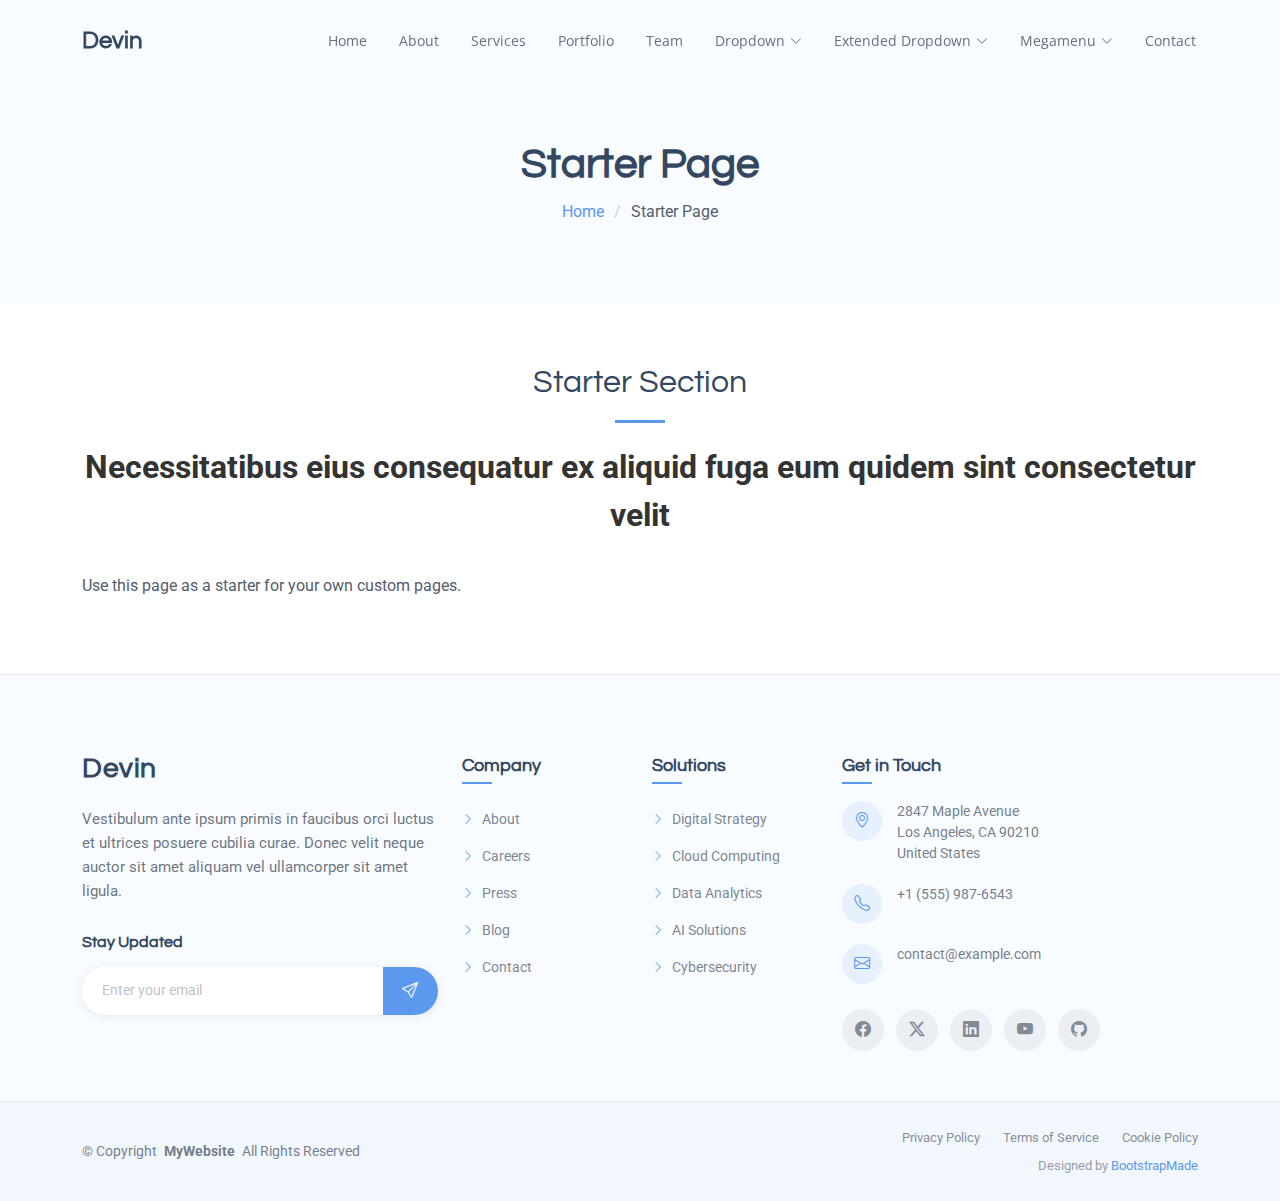
<file: starter-page.html>
<!DOCTYPE html>
<html lang="en">

<head>
  <meta charset="utf-8">
  <meta content="width=device-width, initial-scale=1.0" name="viewport">
  <title>Starter Page - Devin Bootstrap Template</title>
  <meta name="description" content="">
  <meta name="keywords" content="">

  <!-- Favicons -->
  <link href="assets/img/favicon.png" rel="icon">
  <link href="assets/img/apple-touch-icon.png" rel="apple-touch-icon">

  <!-- Fonts -->
  <link href="https://fonts.googleapis.com" rel="preconnect">
  <link href="https://fonts.gstatic.com" rel="preconnect" crossorigin>
  <link href="https://fonts.googleapis.com/css2?family=Roboto:ital,wght@0,100;0,300;0,400;0,500;0,700;0,900;1,100;1,300;1,400;1,500;1,700;1,900&family=Open+Sans:ital,wght@0,300;0,400;0,500;0,600;0,700;0,800;1,300;1,400;1,500;1,600;1,700;1,800&family=Questrial:wght@400&display=swap" rel="stylesheet">

  <!-- Vendor CSS Files -->
  <link href="assets/vendor/bootstrap/css/bootstrap.min.css" rel="stylesheet">
  <link href="assets/vendor/bootstrap-icons/bootstrap-icons.css" rel="stylesheet">
  <link href="assets/vendor/glightbox/css/glightbox.min.css" rel="stylesheet">
  <link href="assets/vendor/swiper/swiper-bundle.min.css" rel="stylesheet">

  <!-- Main CSS File -->
  <link href="assets/css/main.css" rel="stylesheet">

  <!-- =======================================================
  * Template Name: Devin
  * Template URL: https://bootstrapmade.com/devin-bootstrap-template/
  * Updated: Jul 23 2025 with Bootstrap v5.3.7
  * Author: BootstrapMade.com
  * License: https://bootstrapmade.com/license/
  ======================================================== -->
</head>

<body class="starter-page-page">

  <header id="header" class="header d-flex align-items-center fixed-top">
    <div class="container-fluid container-xl position-relative d-flex align-items-center justify-content-between">

      <a href="index.html" class="logo d-flex align-items-center">
        <!-- Uncomment the line below if you also wish to use an image logo -->
        <!-- <img src="assets/img/logo.webp" alt=""> -->
        <h1 class="sitename">Devin</h1>
      </a>

      <nav id="navmenu" class="navmenu">
        <ul>
          <li><a href="#hero">Home</a></li>
          <li><a href="#about">About</a></li>
          <li><a href="#services">Services</a></li>
          <li><a href="#portfolio">Portfolio</a></li>
          <li><a href="#team">Team</a></li>
          <li class="dropdown"><a href="#"><span>Dropdown</span> <i class="bi bi-chevron-down toggle-dropdown"></i></a>
            <ul>
              <li><a href="#">Dropdown 1</a></li>
              <li class="dropdown"><a href="#"><span>Deep Dropdown</span> <i class="bi bi-chevron-down toggle-dropdown"></i></a>
                <ul>
                  <li><a href="#">Deep Dropdown 1</a></li>
                  <li><a href="#">Deep Dropdown 2</a></li>
                  <li><a href="#">Deep Dropdown 3</a></li>
                  <li><a href="#">Deep Dropdown 4</a></li>
                  <li><a href="#">Deep Dropdown 5</a></li>
                </ul>
              </li>
              <li><a href="#">Dropdown 2</a></li>
              <li><a href="#">Dropdown 3</a></li>
              <li><a href="#">Dropdown 4</a></li>
            </ul>
          </li>

          <li class="dropdown extended-dropdown-2"><a href="#"><span>Extended Dropdown</span> <i class="bi bi-chevron-down toggle-dropdown"></i></a>
            <ul>
              <li>
                <a href="#">
                  <div class="menu-item-content">
                    <div class="menu-icon">
                      <i class="bi bi-speedometer2"></i>
                    </div>
                    <div class="menu-text">
                      <span class="menu-title">Analytics Dashboard</span>
                      <span class="menu-description">Track your performance metrics</span>
                    </div>
                  </div>
                  <div class="menu-badge">New</div>
                </a>
              </li>
              <li>
                <a href="#">
                  <div class="menu-item-content">
                    <div class="menu-icon">
                      <i class="bi bi-people"></i>
                    </div>
                    <div class="menu-text">
                      <span class="menu-title">Team Management</span>
                      <span class="menu-description">Manage your team members</span>
                    </div>
                  </div>
                </a>
              </li>
              <li>
                <a href="#">
                  <div class="menu-item-content">
                    <div class="menu-icon">
                      <i class="bi bi-graph-up"></i>
                    </div>
                    <div class="menu-text">
                      <span class="menu-title">Sales Reports</span>
                      <span class="menu-description">Review financial statistics</span>
                    </div>
                  </div>
                  <div class="menu-badge hot">Hot</div>
                </a>
              </li>
              <li>
                <a href="#">
                  <div class="menu-item-content">
                    <div class="menu-icon">
                      <i class="bi bi-shield-lock"></i>
                    </div>
                    <div class="menu-text">
                      <span class="menu-title">Security Center</span>
                      <span class="menu-description">Manage privacy settings</span>
                    </div>
                  </div>
                </a>
              </li>
              <li>
                <a href="#">
                  <div class="menu-item-content">
                    <div class="menu-icon">
                      <i class="bi bi-chat-dots"></i>
                    </div>
                    <div class="menu-text">
                      <span class="menu-title">Message Center</span>
                      <span class="menu-description">Check your notifications</span>
                    </div>
                  </div>
                  <div class="menu-badge updates">5</div>
                </a>
              </li>
            </ul>
          </li>

          <!-- Megamenu 2 -->
          <li class="megamenu-2"><a href="#"><span>Megamenu</span> <i class="bi bi-chevron-down toggle-dropdown"></i></a>

            <!-- Mobile Megamenu -->
            <ul class="mobile-megamenu">

              <li><a href="#">Product Analytics</a></li>
              <li><a href="#">Customer Insights</a></li>
              <li><a href="#">Market Research</a></li>

              <li class="dropdown"><a href="#"><span>Enterprise Software</span> <i class="bi bi-chevron-down toggle-dropdown"></i></a>
                <ul>
                  <li><a href="#">CRM Solutions</a></li>
                  <li><a href="#">ERP Systems</a></li>
                  <li><a href="#">Workflow Automation</a></li>
                  <li><a href="#">Document Management</a></li>
                  <li><a href="#">Business Intelligence</a></li>
                  <li><a href="#">Integration Platform</a></li>
                </ul>
              </li>

              <li class="dropdown"><a href="#"><span>Development Tools</span> <i class="bi bi-chevron-down toggle-dropdown"></i></a>
                <ul>
                  <li><a href="#">Code Editors</a></li>
                  <li><a href="#">Version Control</a></li>
                  <li><a href="#">Testing Frameworks</a></li>
                  <li><a href="#">Deployment Tools</a></li>
                  <li><a href="#">API Management</a></li>
                  <li><a href="#">Performance Monitoring</a></li>
                </ul>
              </li>

              <li class="dropdown"><a href="#"><span>Creative Suite</span> <i class="bi bi-chevron-down toggle-dropdown"></i></a>
                <ul>
                  <li><a href="#">Design Software</a></li>
                  <li><a href="#">Video Editing</a></li>
                  <li><a href="#">Audio Production</a></li>
                  <li><a href="#">Animation Tools</a></li>
                  <li><a href="#">Photo Editing</a></li>
                  <li><a href="#">3D Modeling</a></li>
                </ul>
              </li>

              <li class="dropdown"><a href="#"><span>Resources</span> <i class="bi bi-chevron-down toggle-dropdown"></i></a>
                <ul>
                  <li><a href="#">Documentation</a></li>
                  <li><a href="#">Tutorials</a></li>
                  <li><a href="#">Community</a></li>
                  <li><a href="#">Blog Posts</a></li>
                </ul>
              </li>

            </ul><!-- End Mobile Megamenu -->

            <!-- Desktop Megamenu -->
            <div class="desktop-megamenu">

              <div class="tab-navigation">
                <ul class="nav nav-tabs flex-column" id="7525-megamenu-tabs" role="tablist">
                  <li class="nav-item" role="presentation">
                    <button class="nav-link active" id="7525-tab-1-tab" data-bs-toggle="tab" data-bs-target="#7525-tab-1" type="button" role="tab" aria-controls="7525-tab-1" aria-selected="true">
                      <i class="bi bi-building-gear"></i>
                      <span>Enterprise Software</span>
                    </button>
                  </li>
                  <li class="nav-item" role="presentation">
                    <button class="nav-link" id="7525-tab-2-tab" data-bs-toggle="tab" data-bs-target="#7525-tab-2" type="button" role="tab" aria-controls="7525-tab-2" aria-selected="false">
                      <i class="bi bi-code-slash"></i>
                      <span>Development Tools</span>
                    </button>
                  </li>
                  <li class="nav-item" role="presentation">
                    <button class="nav-link" id="7525-tab-3-tab" data-bs-toggle="tab" data-bs-target="#7525-tab-3" type="button" role="tab" aria-controls="7525-tab-3" aria-selected="false">
                      <i class="bi bi-palette"></i>
                      <span>Creative Suite</span>
                    </button>
                  </li>
                  <li class="nav-item" role="presentation">
                    <button class="nav-link" id="7525-tab-4-tab" data-bs-toggle="tab" data-bs-target="#7525-tab-4" type="button" role="tab" aria-controls="7525-tab-4" aria-selected="false">
                      <i class="bi bi-journal-text"></i>
                      <span>Resources</span>
                    </button>
                  </li>
                </ul>
              </div>

              <div class="tab-content">

                <!-- Enterprise Software Tab -->
                <div class="tab-pane fade show active" id="7525-tab-1" role="tabpanel" aria-labelledby="7525-tab-1-tab">
                  <div class="content-grid">
                    <div class="product-section">
                      <h4>Core Solutions</h4>
                      <div class="product-list">
                        <a href="#" class="product-link">
                          <i class="bi bi-people"></i>
                          <div>
                            <span>CRM Solutions</span>
                            <small>Manage customer relationships effectively</small>
                          </div>
                        </a>
                        <a href="#" class="product-link">
                          <i class="bi bi-diagram-3"></i>
                          <div>
                            <span>ERP Systems</span>
                            <small>Integrate all business processes</small>
                          </div>
                        </a>
                        <a href="#" class="product-link">
                          <i class="bi bi-gear-wide"></i>
                          <div>
                            <span>Workflow Automation</span>
                            <small>Streamline repetitive tasks</small>
                          </div>
                        </a>
                      </div>
                    </div>

                    <div class="product-section">
                      <h4>Data &amp; Analytics</h4>
                      <div class="product-list">
                        <a href="#" class="product-link">
                          <i class="bi bi-file-earmark-text"></i>
                          <div>
                            <span>Document Management</span>
                            <small>Organize and secure documents</small>
                          </div>
                        </a>
                        <a href="#" class="product-link">
                          <i class="bi bi-bar-chart"></i>
                          <div>
                            <span>Business Intelligence</span>
                            <small>Make data-driven decisions</small>
                          </div>
                        </a>
                        <a href="#" class="product-link">
                          <i class="bi bi-share"></i>
                          <div>
                            <span>Integration Platform</span>
                            <small>Connect all your systems</small>
                          </div>
                        </a>
                      </div>
                    </div>
                  </div>

                  <div class="featured-banner">
                    <div class="banner-content">
                      <img src="assets/img/misc/misc-7.webp" alt="Enterprise Solutions" class="banner-image">
                      <div class="banner-info">
                        <h5>Enterprise Package</h5>
                        <p>Comprehensive business management solution with advanced features and 24/7 support.</p>
                        <a href="#" class="cta-btn">Get Started <i class="bi bi-arrow-right"></i></a>
                      </div>
                    </div>
                  </div>
                </div>

                <!-- Development Tools Tab -->
                <div class="tab-pane fade" id="7525-tab-2" role="tabpanel" aria-labelledby="7525-tab-2-tab">
                  <div class="content-grid">
                    <div class="product-section">
                      <h4>Code &amp; Build</h4>
                      <div class="product-list">
                        <a href="#" class="product-link">
                          <i class="bi bi-code-square"></i>
                          <div>
                            <span>Code Editors</span>
                            <small>Advanced development environment</small>
                          </div>
                        </a>
                        <a href="#" class="product-link">
                          <i class="bi bi-git"></i>
                          <div>
                            <span>Version Control</span>
                            <small>Track changes and collaborate</small>
                          </div>
                        </a>
                        <a href="#" class="product-link">
                          <i class="bi bi-check2-square"></i>
                          <div>
                            <span>Testing Frameworks</span>
                            <small>Ensure code quality</small>
                          </div>
                        </a>
                      </div>
                    </div>

                    <div class="product-section">
                      <h4>Deploy &amp; Monitor</h4>
                      <div class="product-list">
                        <a href="#" class="product-link">
                          <i class="bi bi-cloud-upload"></i>
                          <div>
                            <span>Deployment Tools</span>
                            <small>Seamless application deployment</small>
                          </div>
                        </a>
                        <a href="#" class="product-link">
                          <i class="bi bi-api"></i>
                          <div>
                            <span>API Management</span>
                            <small>Design and manage APIs</small>
                          </div>
                        </a>
                        <a href="#" class="product-link">
                          <i class="bi bi-speedometer2"></i>
                          <div>
                            <span>Performance Monitoring</span>
                            <small>Track application performance</small>
                          </div>
                        </a>
                      </div>
                    </div>
                  </div>

                  <div class="featured-banner">
                    <div class="banner-content">
                      <img src="assets/img/misc/misc-12.webp" alt="Development Tools" class="banner-image">
                      <div class="banner-info">
                        <h5>Developer Suite</h5>
                        <p>Complete toolkit for modern development teams with integrated CI/CD pipelines.</p>
                        <a href="#" class="cta-btn">Explore Tools <i class="bi bi-arrow-right"></i></a>
                      </div>
                    </div>
                  </div>
                </div>

                <!-- Creative Suite Tab -->
                <div class="tab-pane fade" id="7525-tab-3" role="tabpanel" aria-labelledby="7525-tab-3-tab">
                  <div class="content-grid">
                    <div class="product-section">
                      <h4>Design &amp; Visual</h4>
                      <div class="product-list">
                        <a href="#" class="product-link">
                          <i class="bi bi-brush"></i>
                          <div>
                            <span>Design Software</span>
                            <small>Professional graphic design tools</small>
                          </div>
                        </a>
                        <a href="#" class="product-link">
                          <i class="bi bi-camera-video"></i>
                          <div>
                            <span>Video Editing</span>
                            <small>Professional video production</small>
                          </div>
                        </a>
                        <a href="#" class="product-link">
                          <i class="bi bi-image"></i>
                          <div>
                            <span>Photo Editing</span>
                            <small>Advanced image manipulation</small>
                          </div>
                        </a>
                      </div>
                    </div>

                    <div class="product-section">
                      <h4>Media Production</h4>
                      <div class="product-list">
                        <a href="#" class="product-link">
                          <i class="bi bi-music-note"></i>
                          <div>
                            <span>Audio Production</span>
                            <small>Professional audio editing</small>
                          </div>
                        </a>
                        <a href="#" class="product-link">
                          <i class="bi bi-play-circle"></i>
                          <div>
                            <span>Animation Tools</span>
                            <small>Create stunning animations</small>
                          </div>
                        </a>
                        <a href="#" class="product-link">
                          <i class="bi bi-box"></i>
                          <div>
                            <span>3D Modeling</span>
                            <small>Advanced 3D design software</small>
                          </div>
                        </a>
                      </div>
                    </div>
                  </div>

                  <div class="featured-banner">
                    <div class="banner-content">
                      <img src="assets/img/misc/misc-5.webp" alt="Creative Suite" class="banner-image">
                      <div class="banner-info">
                        <h5>Creative Pro</h5>
                        <p>Everything you need for creative projects, from concept to final production.</p>
                        <a href="#" class="cta-btn">Start Creating <i class="bi bi-arrow-right"></i></a>
                      </div>
                    </div>
                  </div>
                </div>

                <!-- Resources Tab -->
                <div class="tab-pane fade" id="7525-tab-4" role="tabpanel" aria-labelledby="7525-tab-4-tab">
                  <div class="resources-layout">
                    <div class="resource-categories">
                      <div class="resource-category">
                        <i class="bi bi-book"></i>
                        <h5>Documentation</h5>
                        <p>Comprehensive guides and API references for all our products and services.</p>
                        <a href="#" class="resource-link">Browse Docs <i class="bi bi-arrow-right"></i></a>
                      </div>
                      <div class="resource-category">
                        <i class="bi bi-play-circle"></i>
                        <h5>Video Tutorials</h5>
                        <p>Step-by-step video guides to help you get the most out of our solutions.</p>
                        <a href="#" class="resource-link">Watch Tutorials <i class="bi bi-arrow-right"></i></a>
                      </div>
                      <div class="resource-category">
                        <i class="bi bi-chat-square-dots"></i>
                        <h5>Community Forum</h5>
                        <p>Connect with other users, share tips, and get answers to your questions.</p>
                        <a href="#" class="resource-link">Join Community <i class="bi bi-arrow-right"></i></a>
                      </div>
                      <div class="resource-category">
                        <i class="bi bi-newspaper"></i>
                        <h5>Blog &amp; Articles</h5>
                        <p>Latest insights, best practices, and industry trends from our experts.</p>
                        <a href="#" class="resource-link">Read Blog <i class="bi bi-arrow-right"></i></a>
                      </div>
                    </div>
                  </div>
                </div>

              </div>

            </div><!-- End Desktop Megamenu -->

          </li><!-- End Mega Menu 2 -->

          <li><a href="#contact">Contact</a></li>

        </ul>
        <i class="mobile-nav-toggle d-xl-none bi bi-list"></i>
      </nav>

    </div>
  </header>

  <main class="main">

    <!-- Page Title -->
    <div class="page-title light-background">
      <div class="container">
        <h1>Starter Page</h1>
        <nav class="breadcrumbs">
          <ol>
            <li><a href="index.html">Home</a></li>
            <li class="current">Starter Page</li>
          </ol>
        </nav>
      </div>
    </div><!-- End Page Title -->

    <!-- Starter Section Section -->
    <section id="starter-section" class="starter-section section">

      <!-- Section Title -->
      <div class="container section-title">
        <h2>Starter Section</h2>
        <p>Necessitatibus eius consequatur ex aliquid fuga eum quidem sint consectetur velit</p>
      </div><!-- End Section Title -->

      <div class="container">
        <p>Use this page as a starter for your own custom pages.</p>
      </div>

    </section><!-- /Starter Section Section -->

  </main>

  <footer id="footer" class="footer position-relative light-background">

    <div class="container">
      <div class="row gy-5">

        <div class="col-lg-4">
          <div class="footer-content">
            <a href="index.html" class="logo d-flex align-items-center mb-4">
              <span class="sitename">Devin</span>
            </a>
            <p class="mb-4">Vestibulum ante ipsum primis in faucibus orci luctus et ultrices posuere cubilia curae. Donec velit neque auctor sit amet aliquam vel ullamcorper sit amet ligula.</p>

            <div class="newsletter-form">
              <h5>Stay Updated</h5>
              <form action="forms/newsletter.php" method="post" class="php-email-form">
                <div class="input-group">
                  <input type="email" name="email" class="form-control" placeholder="Enter your email" required="">
                  <button type="submit" class="btn-subscribe">
                    <i class="bi bi-send"></i>
                  </button>
                </div>
                <div class="loading">Loading</div>
                <div class="error-message"></div>
                <div class="sent-message">Thank you for subscribing!</div>
              </form>
            </div>
          </div>
        </div>

        <div class="col-lg-2 col-6">
          <div class="footer-links">
            <h4>Company</h4>
            <ul>
              <li><a href="#"><i class="bi bi-chevron-right"></i> About</a></li>
              <li><a href="#"><i class="bi bi-chevron-right"></i> Careers</a></li>
              <li><a href="#"><i class="bi bi-chevron-right"></i> Press</a></li>
              <li><a href="#"><i class="bi bi-chevron-right"></i> Blog</a></li>
              <li><a href="#"><i class="bi bi-chevron-right"></i> Contact</a></li>
            </ul>
          </div>
        </div>

        <div class="col-lg-2 col-6">
          <div class="footer-links">
            <h4>Solutions</h4>
            <ul>
              <li><a href="#"><i class="bi bi-chevron-right"></i> Digital Strategy</a></li>
              <li><a href="#"><i class="bi bi-chevron-right"></i> Cloud Computing</a></li>
              <li><a href="#"><i class="bi bi-chevron-right"></i> Data Analytics</a></li>
              <li><a href="#"><i class="bi bi-chevron-right"></i> AI Solutions</a></li>
              <li><a href="#"><i class="bi bi-chevron-right"></i> Cybersecurity</a></li>
            </ul>
          </div>
        </div>

        <div class="col-lg-4">
          <div class="footer-contact">
            <h4>Get in Touch</h4>
            <div class="contact-item">
              <div class="contact-icon">
                <i class="bi bi-geo-alt"></i>
              </div>
              <div class="contact-info">
                <p>2847 Maple Avenue<br>Los Angeles, CA 90210<br>United States</p>
              </div>
            </div>

            <div class="contact-item">
              <div class="contact-icon">
                <i class="bi bi-telephone"></i>
              </div>
              <div class="contact-info">
                <p>+1 (555) 987-6543</p>
              </div>
            </div>

            <div class="contact-item">
              <div class="contact-icon">
                <i class="bi bi-envelope"></i>
              </div>
              <div class="contact-info">
                <p>contact@example.com</p>
              </div>
            </div>

            <div class="social-links">
              <a href="#"><i class="bi bi-facebook"></i></a>
              <a href="#"><i class="bi bi-twitter-x"></i></a>
              <a href="#"><i class="bi bi-linkedin"></i></a>
              <a href="#"><i class="bi bi-youtube"></i></a>
              <a href="#"><i class="bi bi-github"></i></a>
            </div>
          </div>
        </div>

      </div>
    </div>

    <div class="footer-bottom">
      <div class="container">
        <div class="row align-items-center">
          <div class="col-lg-6">
            <div class="copyright">
              <p>© <span>Copyright</span> <strong class="px-1 sitename">MyWebsite</strong> <span>All Rights Reserved</span></p>
            </div>
          </div>
          <div class="col-lg-6">
            <div class="footer-bottom-links">
              <a href="#">Privacy Policy</a>
              <a href="#">Terms of Service</a>
              <a href="#">Cookie Policy</a>
            </div>
            <div class="credits">
              <!-- All the links in the footer should remain intact. -->
              <!-- You can delete the links only if you've purchased the pro version. -->
              <!-- Licensing information: https://bootstrapmade.com/license/ -->
              <!-- Purchase the pro version with working PHP/AJAX contact form: [buy-url] -->
              Designed by <a href="https://bootstrapmade.com/">BootstrapMade</a>
            </div>
          </div>
        </div>
      </div>
    </div>

  </footer>

  <!-- Scroll Top -->
  <a href="#" id="scroll-top" class="scroll-top d-flex align-items-center justify-content-center"><i class="bi bi-arrow-up-short"></i></a>

  <!-- Preloader -->
  <div id="preloader"></div>

  <!-- Vendor JS Files -->
  <script src="assets/vendor/bootstrap/js/bootstrap.bundle.min.js"></script>
  <script src="assets/vendor/php-email-form/validate.js"></script>
  <script src="assets/vendor/glightbox/js/glightbox.min.js"></script>
  <script src="assets/vendor/swiper/swiper-bundle.min.js"></script>
  <script src="assets/vendor/purecounter/purecounter_vanilla.js"></script>
  <script src="assets/vendor/imagesloaded/imagesloaded.pkgd.min.js"></script>
  <script src="assets/vendor/isotope-layout/isotope.pkgd.min.js"></script>

  <!-- Main JS File -->
  <script src="assets/js/main.js"></script>

</body>

</html>
</file>
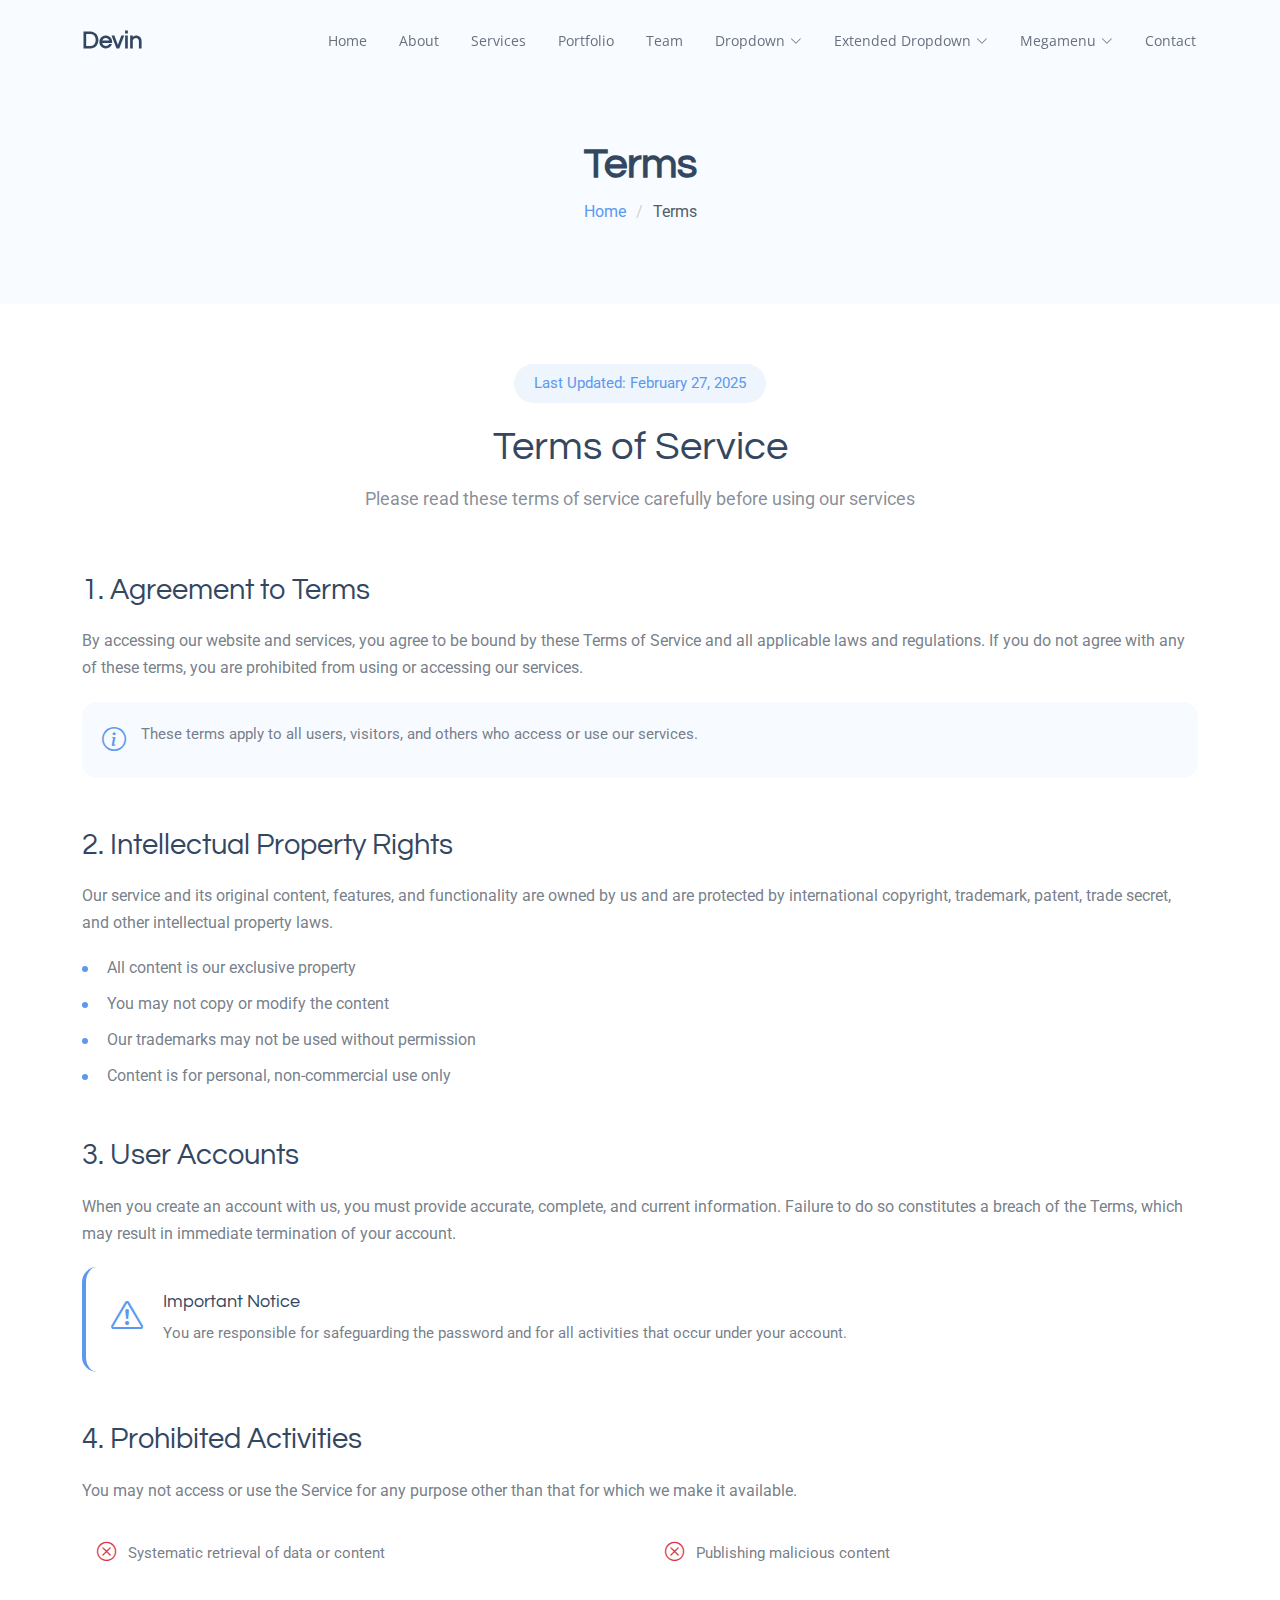
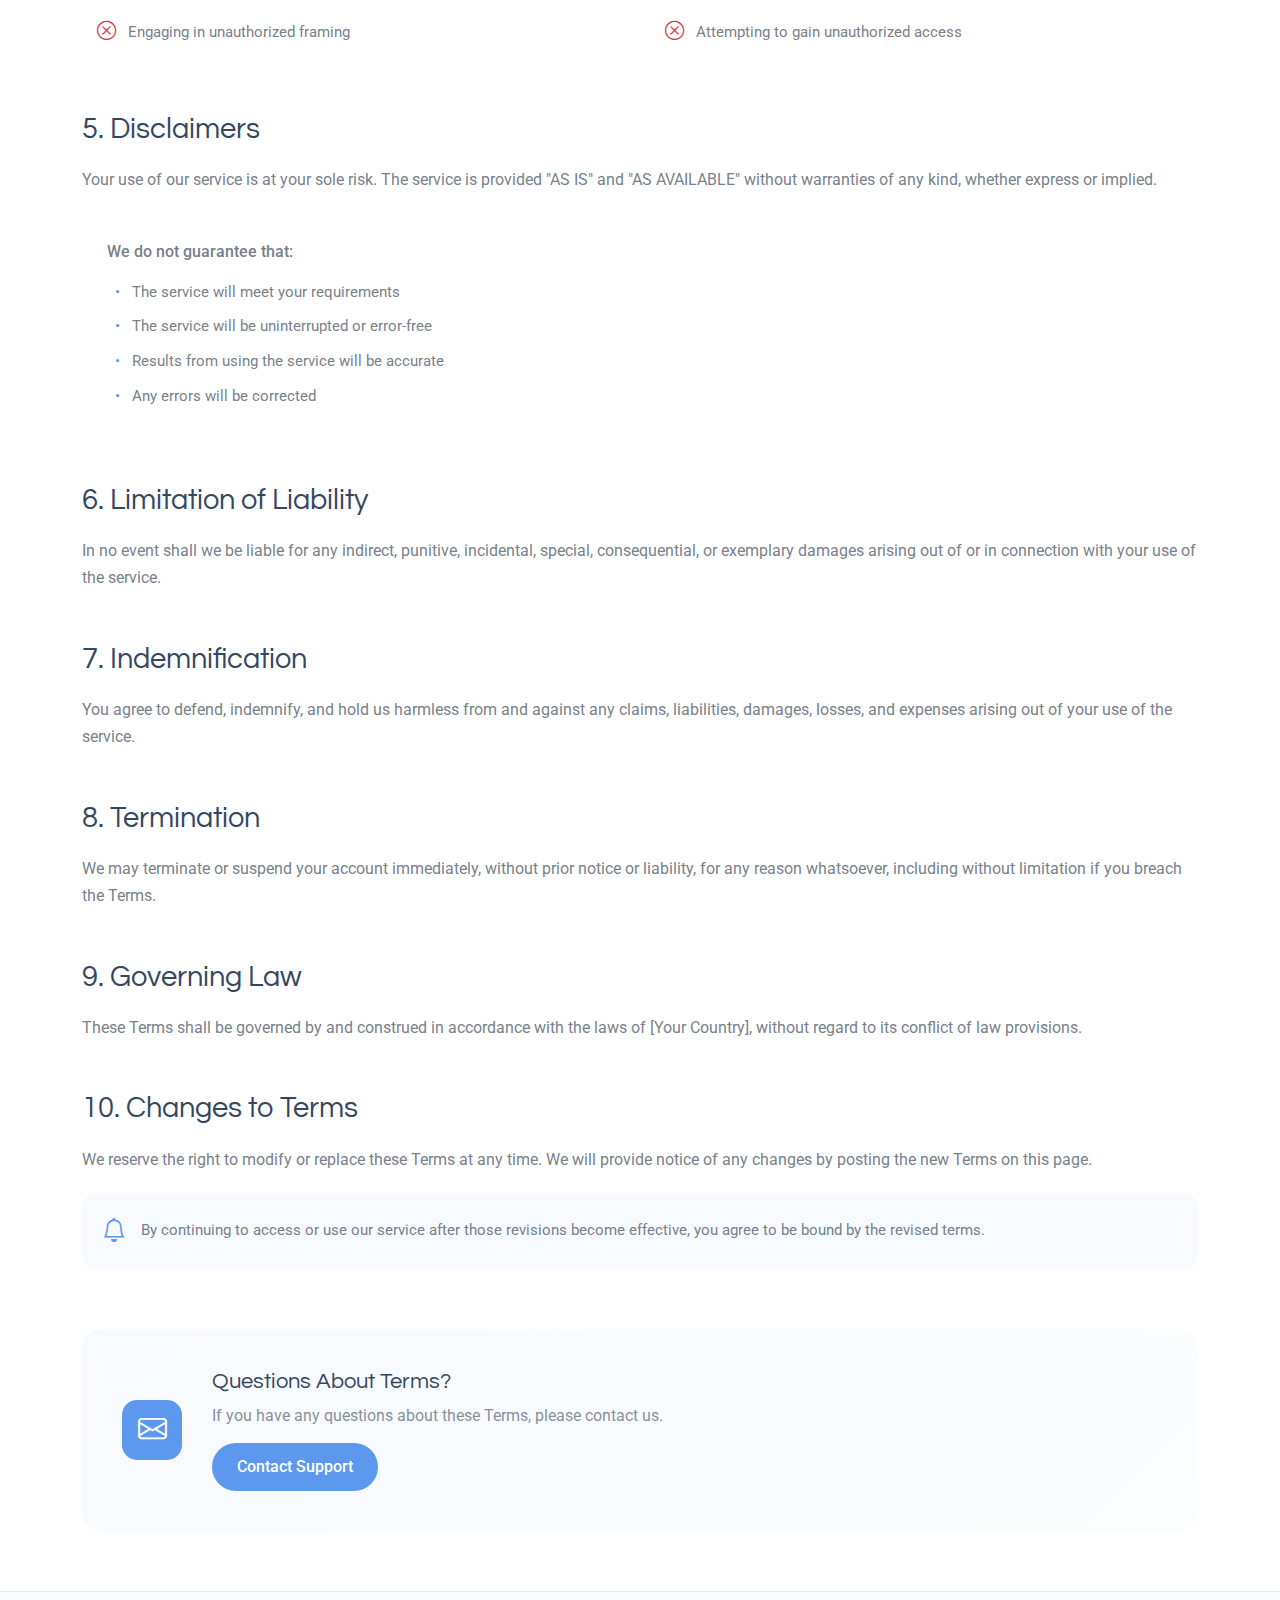
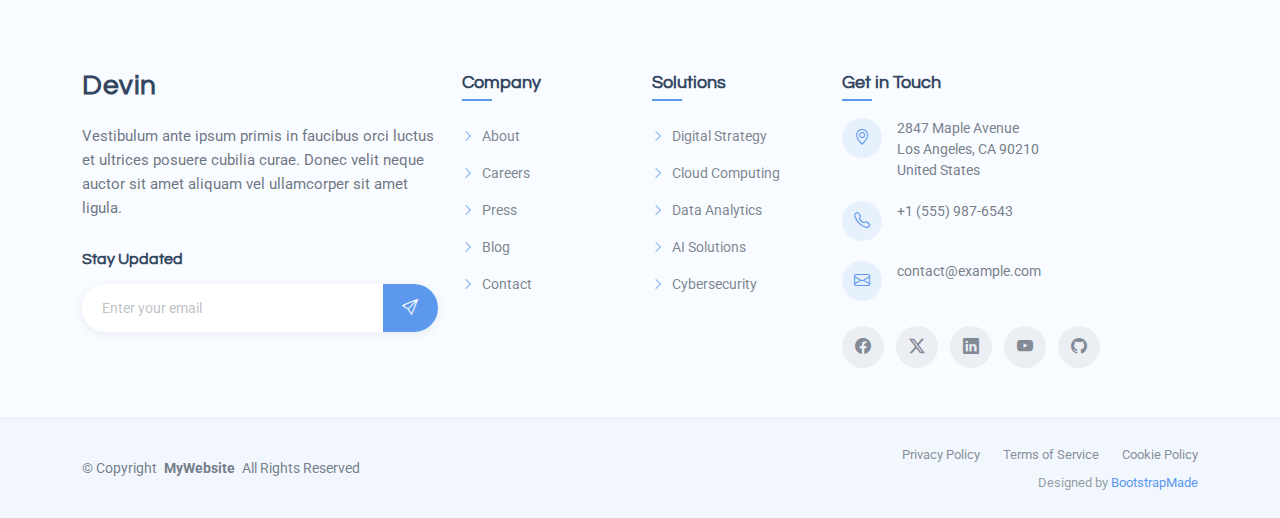
<file: terms.html>
<!DOCTYPE html>
<html lang="en">

<head>
  <meta charset="utf-8">
  <meta content="width=device-width, initial-scale=1.0" name="viewport">
  <title>Terms - Devin Bootstrap Template</title>
  <meta name="description" content="">
  <meta name="keywords" content="">

  <!-- Favicons -->
  <link href="assets/img/favicon.png" rel="icon">
  <link href="assets/img/apple-touch-icon.png" rel="apple-touch-icon">

  <!-- Fonts -->
  <link href="https://fonts.googleapis.com" rel="preconnect">
  <link href="https://fonts.gstatic.com" rel="preconnect" crossorigin>
  <link href="https://fonts.googleapis.com/css2?family=Roboto:ital,wght@0,100;0,300;0,400;0,500;0,700;0,900;1,100;1,300;1,400;1,500;1,700;1,900&family=Open+Sans:ital,wght@0,300;0,400;0,500;0,600;0,700;0,800;1,300;1,400;1,500;1,600;1,700;1,800&family=Questrial:wght@400&display=swap" rel="stylesheet">

  <!-- Vendor CSS Files -->
  <link href="assets/vendor/bootstrap/css/bootstrap.min.css" rel="stylesheet">
  <link href="assets/vendor/bootstrap-icons/bootstrap-icons.css" rel="stylesheet">
  <link href="assets/vendor/glightbox/css/glightbox.min.css" rel="stylesheet">
  <link href="assets/vendor/swiper/swiper-bundle.min.css" rel="stylesheet">

  <!-- Main CSS File -->
  <link href="assets/css/main.css" rel="stylesheet">

  <!-- =======================================================
  * Template Name: Devin
  * Template URL: https://bootstrapmade.com/devin-bootstrap-template/
  * Updated: Jul 23 2025 with Bootstrap v5.3.7
  * Author: BootstrapMade.com
  * License: https://bootstrapmade.com/license/
  ======================================================== -->
</head>

<body class="terms-page">

  <header id="header" class="header d-flex align-items-center fixed-top">
    <div class="container-fluid container-xl position-relative d-flex align-items-center justify-content-between">

      <a href="index.html" class="logo d-flex align-items-center">
        <!-- Uncomment the line below if you also wish to use an image logo -->
        <!-- <img src="assets/img/logo.webp" alt=""> -->
        <h1 class="sitename">Devin</h1>
      </a>

      <nav id="navmenu" class="navmenu">
        <ul>
          <li><a href="#hero">Home</a></li>
          <li><a href="#about">About</a></li>
          <li><a href="#services">Services</a></li>
          <li><a href="#portfolio">Portfolio</a></li>
          <li><a href="#team">Team</a></li>
          <li class="dropdown"><a href="#"><span>Dropdown</span> <i class="bi bi-chevron-down toggle-dropdown"></i></a>
            <ul>
              <li><a href="#">Dropdown 1</a></li>
              <li class="dropdown"><a href="#"><span>Deep Dropdown</span> <i class="bi bi-chevron-down toggle-dropdown"></i></a>
                <ul>
                  <li><a href="#">Deep Dropdown 1</a></li>
                  <li><a href="#">Deep Dropdown 2</a></li>
                  <li><a href="#">Deep Dropdown 3</a></li>
                  <li><a href="#">Deep Dropdown 4</a></li>
                  <li><a href="#">Deep Dropdown 5</a></li>
                </ul>
              </li>
              <li><a href="#">Dropdown 2</a></li>
              <li><a href="#">Dropdown 3</a></li>
              <li><a href="#">Dropdown 4</a></li>
            </ul>
          </li>

          <li class="dropdown extended-dropdown-2"><a href="#"><span>Extended Dropdown</span> <i class="bi bi-chevron-down toggle-dropdown"></i></a>
            <ul>
              <li>
                <a href="#">
                  <div class="menu-item-content">
                    <div class="menu-icon">
                      <i class="bi bi-speedometer2"></i>
                    </div>
                    <div class="menu-text">
                      <span class="menu-title">Analytics Dashboard</span>
                      <span class="menu-description">Track your performance metrics</span>
                    </div>
                  </div>
                  <div class="menu-badge">New</div>
                </a>
              </li>
              <li>
                <a href="#">
                  <div class="menu-item-content">
                    <div class="menu-icon">
                      <i class="bi bi-people"></i>
                    </div>
                    <div class="menu-text">
                      <span class="menu-title">Team Management</span>
                      <span class="menu-description">Manage your team members</span>
                    </div>
                  </div>
                </a>
              </li>
              <li>
                <a href="#">
                  <div class="menu-item-content">
                    <div class="menu-icon">
                      <i class="bi bi-graph-up"></i>
                    </div>
                    <div class="menu-text">
                      <span class="menu-title">Sales Reports</span>
                      <span class="menu-description">Review financial statistics</span>
                    </div>
                  </div>
                  <div class="menu-badge hot">Hot</div>
                </a>
              </li>
              <li>
                <a href="#">
                  <div class="menu-item-content">
                    <div class="menu-icon">
                      <i class="bi bi-shield-lock"></i>
                    </div>
                    <div class="menu-text">
                      <span class="menu-title">Security Center</span>
                      <span class="menu-description">Manage privacy settings</span>
                    </div>
                  </div>
                </a>
              </li>
              <li>
                <a href="#">
                  <div class="menu-item-content">
                    <div class="menu-icon">
                      <i class="bi bi-chat-dots"></i>
                    </div>
                    <div class="menu-text">
                      <span class="menu-title">Message Center</span>
                      <span class="menu-description">Check your notifications</span>
                    </div>
                  </div>
                  <div class="menu-badge updates">5</div>
                </a>
              </li>
            </ul>
          </li>

          <!-- Megamenu 2 -->
          <li class="megamenu-2"><a href="#"><span>Megamenu</span> <i class="bi bi-chevron-down toggle-dropdown"></i></a>

            <!-- Mobile Megamenu -->
            <ul class="mobile-megamenu">

              <li><a href="#">Product Analytics</a></li>
              <li><a href="#">Customer Insights</a></li>
              <li><a href="#">Market Research</a></li>

              <li class="dropdown"><a href="#"><span>Enterprise Software</span> <i class="bi bi-chevron-down toggle-dropdown"></i></a>
                <ul>
                  <li><a href="#">CRM Solutions</a></li>
                  <li><a href="#">ERP Systems</a></li>
                  <li><a href="#">Workflow Automation</a></li>
                  <li><a href="#">Document Management</a></li>
                  <li><a href="#">Business Intelligence</a></li>
                  <li><a href="#">Integration Platform</a></li>
                </ul>
              </li>

              <li class="dropdown"><a href="#"><span>Development Tools</span> <i class="bi bi-chevron-down toggle-dropdown"></i></a>
                <ul>
                  <li><a href="#">Code Editors</a></li>
                  <li><a href="#">Version Control</a></li>
                  <li><a href="#">Testing Frameworks</a></li>
                  <li><a href="#">Deployment Tools</a></li>
                  <li><a href="#">API Management</a></li>
                  <li><a href="#">Performance Monitoring</a></li>
                </ul>
              </li>

              <li class="dropdown"><a href="#"><span>Creative Suite</span> <i class="bi bi-chevron-down toggle-dropdown"></i></a>
                <ul>
                  <li><a href="#">Design Software</a></li>
                  <li><a href="#">Video Editing</a></li>
                  <li><a href="#">Audio Production</a></li>
                  <li><a href="#">Animation Tools</a></li>
                  <li><a href="#">Photo Editing</a></li>
                  <li><a href="#">3D Modeling</a></li>
                </ul>
              </li>

              <li class="dropdown"><a href="#"><span>Resources</span> <i class="bi bi-chevron-down toggle-dropdown"></i></a>
                <ul>
                  <li><a href="#">Documentation</a></li>
                  <li><a href="#">Tutorials</a></li>
                  <li><a href="#">Community</a></li>
                  <li><a href="#">Blog Posts</a></li>
                </ul>
              </li>

            </ul><!-- End Mobile Megamenu -->

            <!-- Desktop Megamenu -->
            <div class="desktop-megamenu">

              <div class="tab-navigation">
                <ul class="nav nav-tabs flex-column" id="7525-megamenu-tabs" role="tablist">
                  <li class="nav-item" role="presentation">
                    <button class="nav-link active" id="7525-tab-1-tab" data-bs-toggle="tab" data-bs-target="#7525-tab-1" type="button" role="tab" aria-controls="7525-tab-1" aria-selected="true">
                      <i class="bi bi-building-gear"></i>
                      <span>Enterprise Software</span>
                    </button>
                  </li>
                  <li class="nav-item" role="presentation">
                    <button class="nav-link" id="7525-tab-2-tab" data-bs-toggle="tab" data-bs-target="#7525-tab-2" type="button" role="tab" aria-controls="7525-tab-2" aria-selected="false">
                      <i class="bi bi-code-slash"></i>
                      <span>Development Tools</span>
                    </button>
                  </li>
                  <li class="nav-item" role="presentation">
                    <button class="nav-link" id="7525-tab-3-tab" data-bs-toggle="tab" data-bs-target="#7525-tab-3" type="button" role="tab" aria-controls="7525-tab-3" aria-selected="false">
                      <i class="bi bi-palette"></i>
                      <span>Creative Suite</span>
                    </button>
                  </li>
                  <li class="nav-item" role="presentation">
                    <button class="nav-link" id="7525-tab-4-tab" data-bs-toggle="tab" data-bs-target="#7525-tab-4" type="button" role="tab" aria-controls="7525-tab-4" aria-selected="false">
                      <i class="bi bi-journal-text"></i>
                      <span>Resources</span>
                    </button>
                  </li>
                </ul>
              </div>

              <div class="tab-content">

                <!-- Enterprise Software Tab -->
                <div class="tab-pane fade show active" id="7525-tab-1" role="tabpanel" aria-labelledby="7525-tab-1-tab">
                  <div class="content-grid">
                    <div class="product-section">
                      <h4>Core Solutions</h4>
                      <div class="product-list">
                        <a href="#" class="product-link">
                          <i class="bi bi-people"></i>
                          <div>
                            <span>CRM Solutions</span>
                            <small>Manage customer relationships effectively</small>
                          </div>
                        </a>
                        <a href="#" class="product-link">
                          <i class="bi bi-diagram-3"></i>
                          <div>
                            <span>ERP Systems</span>
                            <small>Integrate all business processes</small>
                          </div>
                        </a>
                        <a href="#" class="product-link">
                          <i class="bi bi-gear-wide"></i>
                          <div>
                            <span>Workflow Automation</span>
                            <small>Streamline repetitive tasks</small>
                          </div>
                        </a>
                      </div>
                    </div>

                    <div class="product-section">
                      <h4>Data &amp; Analytics</h4>
                      <div class="product-list">
                        <a href="#" class="product-link">
                          <i class="bi bi-file-earmark-text"></i>
                          <div>
                            <span>Document Management</span>
                            <small>Organize and secure documents</small>
                          </div>
                        </a>
                        <a href="#" class="product-link">
                          <i class="bi bi-bar-chart"></i>
                          <div>
                            <span>Business Intelligence</span>
                            <small>Make data-driven decisions</small>
                          </div>
                        </a>
                        <a href="#" class="product-link">
                          <i class="bi bi-share"></i>
                          <div>
                            <span>Integration Platform</span>
                            <small>Connect all your systems</small>
                          </div>
                        </a>
                      </div>
                    </div>
                  </div>

                  <div class="featured-banner">
                    <div class="banner-content">
                      <img src="assets/img/misc/misc-7.webp" alt="Enterprise Solutions" class="banner-image">
                      <div class="banner-info">
                        <h5>Enterprise Package</h5>
                        <p>Comprehensive business management solution with advanced features and 24/7 support.</p>
                        <a href="#" class="cta-btn">Get Started <i class="bi bi-arrow-right"></i></a>
                      </div>
                    </div>
                  </div>
                </div>

                <!-- Development Tools Tab -->
                <div class="tab-pane fade" id="7525-tab-2" role="tabpanel" aria-labelledby="7525-tab-2-tab">
                  <div class="content-grid">
                    <div class="product-section">
                      <h4>Code &amp; Build</h4>
                      <div class="product-list">
                        <a href="#" class="product-link">
                          <i class="bi bi-code-square"></i>
                          <div>
                            <span>Code Editors</span>
                            <small>Advanced development environment</small>
                          </div>
                        </a>
                        <a href="#" class="product-link">
                          <i class="bi bi-git"></i>
                          <div>
                            <span>Version Control</span>
                            <small>Track changes and collaborate</small>
                          </div>
                        </a>
                        <a href="#" class="product-link">
                          <i class="bi bi-check2-square"></i>
                          <div>
                            <span>Testing Frameworks</span>
                            <small>Ensure code quality</small>
                          </div>
                        </a>
                      </div>
                    </div>

                    <div class="product-section">
                      <h4>Deploy &amp; Monitor</h4>
                      <div class="product-list">
                        <a href="#" class="product-link">
                          <i class="bi bi-cloud-upload"></i>
                          <div>
                            <span>Deployment Tools</span>
                            <small>Seamless application deployment</small>
                          </div>
                        </a>
                        <a href="#" class="product-link">
                          <i class="bi bi-api"></i>
                          <div>
                            <span>API Management</span>
                            <small>Design and manage APIs</small>
                          </div>
                        </a>
                        <a href="#" class="product-link">
                          <i class="bi bi-speedometer2"></i>
                          <div>
                            <span>Performance Monitoring</span>
                            <small>Track application performance</small>
                          </div>
                        </a>
                      </div>
                    </div>
                  </div>

                  <div class="featured-banner">
                    <div class="banner-content">
                      <img src="assets/img/misc/misc-12.webp" alt="Development Tools" class="banner-image">
                      <div class="banner-info">
                        <h5>Developer Suite</h5>
                        <p>Complete toolkit for modern development teams with integrated CI/CD pipelines.</p>
                        <a href="#" class="cta-btn">Explore Tools <i class="bi bi-arrow-right"></i></a>
                      </div>
                    </div>
                  </div>
                </div>

                <!-- Creative Suite Tab -->
                <div class="tab-pane fade" id="7525-tab-3" role="tabpanel" aria-labelledby="7525-tab-3-tab">
                  <div class="content-grid">
                    <div class="product-section">
                      <h4>Design &amp; Visual</h4>
                      <div class="product-list">
                        <a href="#" class="product-link">
                          <i class="bi bi-brush"></i>
                          <div>
                            <span>Design Software</span>
                            <small>Professional graphic design tools</small>
                          </div>
                        </a>
                        <a href="#" class="product-link">
                          <i class="bi bi-camera-video"></i>
                          <div>
                            <span>Video Editing</span>
                            <small>Professional video production</small>
                          </div>
                        </a>
                        <a href="#" class="product-link">
                          <i class="bi bi-image"></i>
                          <div>
                            <span>Photo Editing</span>
                            <small>Advanced image manipulation</small>
                          </div>
                        </a>
                      </div>
                    </div>

                    <div class="product-section">
                      <h4>Media Production</h4>
                      <div class="product-list">
                        <a href="#" class="product-link">
                          <i class="bi bi-music-note"></i>
                          <div>
                            <span>Audio Production</span>
                            <small>Professional audio editing</small>
                          </div>
                        </a>
                        <a href="#" class="product-link">
                          <i class="bi bi-play-circle"></i>
                          <div>
                            <span>Animation Tools</span>
                            <small>Create stunning animations</small>
                          </div>
                        </a>
                        <a href="#" class="product-link">
                          <i class="bi bi-box"></i>
                          <div>
                            <span>3D Modeling</span>
                            <small>Advanced 3D design software</small>
                          </div>
                        </a>
                      </div>
                    </div>
                  </div>

                  <div class="featured-banner">
                    <div class="banner-content">
                      <img src="assets/img/misc/misc-5.webp" alt="Creative Suite" class="banner-image">
                      <div class="banner-info">
                        <h5>Creative Pro</h5>
                        <p>Everything you need for creative projects, from concept to final production.</p>
                        <a href="#" class="cta-btn">Start Creating <i class="bi bi-arrow-right"></i></a>
                      </div>
                    </div>
                  </div>
                </div>

                <!-- Resources Tab -->
                <div class="tab-pane fade" id="7525-tab-4" role="tabpanel" aria-labelledby="7525-tab-4-tab">
                  <div class="resources-layout">
                    <div class="resource-categories">
                      <div class="resource-category">
                        <i class="bi bi-book"></i>
                        <h5>Documentation</h5>
                        <p>Comprehensive guides and API references for all our products and services.</p>
                        <a href="#" class="resource-link">Browse Docs <i class="bi bi-arrow-right"></i></a>
                      </div>
                      <div class="resource-category">
                        <i class="bi bi-play-circle"></i>
                        <h5>Video Tutorials</h5>
                        <p>Step-by-step video guides to help you get the most out of our solutions.</p>
                        <a href="#" class="resource-link">Watch Tutorials <i class="bi bi-arrow-right"></i></a>
                      </div>
                      <div class="resource-category">
                        <i class="bi bi-chat-square-dots"></i>
                        <h5>Community Forum</h5>
                        <p>Connect with other users, share tips, and get answers to your questions.</p>
                        <a href="#" class="resource-link">Join Community <i class="bi bi-arrow-right"></i></a>
                      </div>
                      <div class="resource-category">
                        <i class="bi bi-newspaper"></i>
                        <h5>Blog &amp; Articles</h5>
                        <p>Latest insights, best practices, and industry trends from our experts.</p>
                        <a href="#" class="resource-link">Read Blog <i class="bi bi-arrow-right"></i></a>
                      </div>
                    </div>
                  </div>
                </div>

              </div>

            </div><!-- End Desktop Megamenu -->

          </li><!-- End Mega Menu 2 -->

          <li><a href="#contact">Contact</a></li>

        </ul>
        <i class="mobile-nav-toggle d-xl-none bi bi-list"></i>
      </nav>

    </div>
  </header>

  <main class="main">

    <!-- Page Title -->
    <div class="page-title light-background">
      <div class="container">
        <h1>Terms</h1>
        <nav class="breadcrumbs">
          <ol>
            <li><a href="index.html">Home</a></li>
            <li class="current">Terms</li>
          </ol>
        </nav>
      </div>
    </div><!-- End Page Title -->

    <!-- Terms Of Service Section -->
    <section id="terms-of-service" class="terms-of-service section">

      <div class="container">
        <!-- Page Header -->
        <div class="tos-header text-center">
          <span class="last-updated">Last Updated: February 27, 2025</span>
          <h2>Terms of Service</h2>
          <p>Please read these terms of service carefully before using our services</p>
        </div>

        <!-- Content -->
        <div class="tos-content">
          <!-- Agreement Section -->
          <div id="agreement" class="content-section">
            <h3>1. Agreement to Terms</h3>
            <p>By accessing our website and services, you agree to be bound by these Terms of Service and all applicable laws and regulations. If you do not agree with any of these terms, you are prohibited from using or accessing our services.</p>
            <div class="info-box">
              <i class="bi bi-info-circle"></i>
              <p>These terms apply to all users, visitors, and others who access or use our services.</p>
            </div>
          </div>

          <!-- Intellectual Property -->
          <div id="intellectual-property" class="content-section">
            <h3>2. Intellectual Property Rights</h3>
            <p>Our service and its original content, features, and functionality are owned by us and are protected by international copyright, trademark, patent, trade secret, and other intellectual property laws.</p>
            <ul class="list-items">
              <li>All content is our exclusive property</li>
              <li>You may not copy or modify the content</li>
              <li>Our trademarks may not be used without permission</li>
              <li>Content is for personal, non-commercial use only</li>
            </ul>
          </div>

          <!-- User Accounts -->
          <div id="user-accounts" class="content-section">
            <h3>3. User Accounts</h3>
            <p>When you create an account with us, you must provide accurate, complete, and current information. Failure to do so constitutes a breach of the Terms, which may result in immediate termination of your account.</p>
            <div class="alert-box">
              <i class="bi bi-exclamation-triangle"></i>
              <div class="alert-content">
                <h5>Important Notice</h5>
                <p>You are responsible for safeguarding the password and for all activities that occur under your account.</p>
              </div>
            </div>
          </div>

          <!-- Prohibited Activities -->
          <div id="prohibited" class="content-section">
            <h3>4. Prohibited Activities</h3>
            <p>You may not access or use the Service for any purpose other than that for which we make it available.</p>
            <div class="prohibited-list">
              <div class="prohibited-item">
                <i class="bi bi-x-circle"></i>
                <span>Systematic retrieval of data or content</span>
              </div>
              <div class="prohibited-item">
                <i class="bi bi-x-circle"></i>
                <span>Publishing malicious content</span>
              </div>
              <div class="prohibited-item">
                <i class="bi bi-x-circle"></i>
                <span>Engaging in unauthorized framing</span>
              </div>
              <div class="prohibited-item">
                <i class="bi bi-x-circle"></i>
                <span>Attempting to gain unauthorized access</span>
              </div>
            </div>
          </div>

          <!-- Disclaimers -->
          <div id="disclaimer" class="content-section">
            <h3>5. Disclaimers</h3>
            <p>Your use of our service is at your sole risk. The service is provided "AS IS" and "AS AVAILABLE" without warranties of any kind, whether express or implied.</p>
            <div class="disclaimer-box">
              <p>We do not guarantee that:</p>
              <ul>
                <li>The service will meet your requirements</li>
                <li>The service will be uninterrupted or error-free</li>
                <li>Results from using the service will be accurate</li>
                <li>Any errors will be corrected</li>
              </ul>
            </div>
          </div>

          <!-- Limitation of Liability -->
          <div id="limitation" class="content-section">
            <h3>6. Limitation of Liability</h3>
            <p>In no event shall we be liable for any indirect, punitive, incidental, special, consequential, or exemplary damages arising out of or in connection with your use of the service.</p>
          </div>

          <!-- Indemnification -->
          <div id="indemnification" class="content-section">
            <h3>7. Indemnification</h3>
            <p>You agree to defend, indemnify, and hold us harmless from and against any claims, liabilities, damages, losses, and expenses arising out of your use of the service.</p>
          </div>

          <!-- Termination -->
          <div id="termination" class="content-section">
            <h3>8. Termination</h3>
            <p>We may terminate or suspend your account immediately, without prior notice or liability, for any reason whatsoever, including without limitation if you breach the Terms.</p>
          </div>

          <!-- Governing Law -->
          <div id="governing-law" class="content-section">
            <h3>9. Governing Law</h3>
            <p>These Terms shall be governed by and construed in accordance with the laws of [Your Country], without regard to its conflict of law provisions.</p>
          </div>

          <!-- Changes -->
          <div id="changes" class="content-section">
            <h3>10. Changes to Terms</h3>
            <p>We reserve the right to modify or replace these Terms at any time. We will provide notice of any changes by posting the new Terms on this page.</p>
            <div class="notice-box">
              <i class="bi bi-bell"></i>
              <p>By continuing to access or use our service after those revisions become effective, you agree to be bound by the revised terms.</p>
            </div>
          </div>
        </div>

        <!-- Contact Section -->
        <div class="tos-contact">
          <div class="contact-box">
            <div class="contact-icon">
              <i class="bi bi-envelope"></i>
            </div>
            <div class="contact-content">
              <h4>Questions About Terms?</h4>
              <p>If you have any questions about these Terms, please contact us.</p>
              <a href="#" class="contact-link">Contact Support</a>
            </div>
          </div>
        </div>
      </div>

    </section><!-- /Terms Of Service Section -->

  </main>

  <footer id="footer" class="footer position-relative light-background">

    <div class="container">
      <div class="row gy-5">

        <div class="col-lg-4">
          <div class="footer-content">
            <a href="index.html" class="logo d-flex align-items-center mb-4">
              <span class="sitename">Devin</span>
            </a>
            <p class="mb-4">Vestibulum ante ipsum primis in faucibus orci luctus et ultrices posuere cubilia curae. Donec velit neque auctor sit amet aliquam vel ullamcorper sit amet ligula.</p>

            <div class="newsletter-form">
              <h5>Stay Updated</h5>
              <form action="forms/newsletter.php" method="post" class="php-email-form">
                <div class="input-group">
                  <input type="email" name="email" class="form-control" placeholder="Enter your email" required="">
                  <button type="submit" class="btn-subscribe">
                    <i class="bi bi-send"></i>
                  </button>
                </div>
                <div class="loading">Loading</div>
                <div class="error-message"></div>
                <div class="sent-message">Thank you for subscribing!</div>
              </form>
            </div>
          </div>
        </div>

        <div class="col-lg-2 col-6">
          <div class="footer-links">
            <h4>Company</h4>
            <ul>
              <li><a href="#"><i class="bi bi-chevron-right"></i> About</a></li>
              <li><a href="#"><i class="bi bi-chevron-right"></i> Careers</a></li>
              <li><a href="#"><i class="bi bi-chevron-right"></i> Press</a></li>
              <li><a href="#"><i class="bi bi-chevron-right"></i> Blog</a></li>
              <li><a href="#"><i class="bi bi-chevron-right"></i> Contact</a></li>
            </ul>
          </div>
        </div>

        <div class="col-lg-2 col-6">
          <div class="footer-links">
            <h4>Solutions</h4>
            <ul>
              <li><a href="#"><i class="bi bi-chevron-right"></i> Digital Strategy</a></li>
              <li><a href="#"><i class="bi bi-chevron-right"></i> Cloud Computing</a></li>
              <li><a href="#"><i class="bi bi-chevron-right"></i> Data Analytics</a></li>
              <li><a href="#"><i class="bi bi-chevron-right"></i> AI Solutions</a></li>
              <li><a href="#"><i class="bi bi-chevron-right"></i> Cybersecurity</a></li>
            </ul>
          </div>
        </div>

        <div class="col-lg-4">
          <div class="footer-contact">
            <h4>Get in Touch</h4>
            <div class="contact-item">
              <div class="contact-icon">
                <i class="bi bi-geo-alt"></i>
              </div>
              <div class="contact-info">
                <p>2847 Maple Avenue<br>Los Angeles, CA 90210<br>United States</p>
              </div>
            </div>

            <div class="contact-item">
              <div class="contact-icon">
                <i class="bi bi-telephone"></i>
              </div>
              <div class="contact-info">
                <p>+1 (555) 987-6543</p>
              </div>
            </div>

            <div class="contact-item">
              <div class="contact-icon">
                <i class="bi bi-envelope"></i>
              </div>
              <div class="contact-info">
                <p>contact@example.com</p>
              </div>
            </div>

            <div class="social-links">
              <a href="#"><i class="bi bi-facebook"></i></a>
              <a href="#"><i class="bi bi-twitter-x"></i></a>
              <a href="#"><i class="bi bi-linkedin"></i></a>
              <a href="#"><i class="bi bi-youtube"></i></a>
              <a href="#"><i class="bi bi-github"></i></a>
            </div>
          </div>
        </div>

      </div>
    </div>

    <div class="footer-bottom">
      <div class="container">
        <div class="row align-items-center">
          <div class="col-lg-6">
            <div class="copyright">
              <p>© <span>Copyright</span> <strong class="px-1 sitename">MyWebsite</strong> <span>All Rights Reserved</span></p>
            </div>
          </div>
          <div class="col-lg-6">
            <div class="footer-bottom-links">
              <a href="#">Privacy Policy</a>
              <a href="#">Terms of Service</a>
              <a href="#">Cookie Policy</a>
            </div>
            <div class="credits">
              <!-- All the links in the footer should remain intact. -->
              <!-- You can delete the links only if you've purchased the pro version. -->
              <!-- Licensing information: https://bootstrapmade.com/license/ -->
              <!-- Purchase the pro version with working PHP/AJAX contact form: [buy-url] -->
              Designed by <a href="https://bootstrapmade.com/">BootstrapMade</a>
            </div>
          </div>
        </div>
      </div>
    </div>

  </footer>

  <!-- Scroll Top -->
  <a href="#" id="scroll-top" class="scroll-top d-flex align-items-center justify-content-center"><i class="bi bi-arrow-up-short"></i></a>

  <!-- Preloader -->
  <div id="preloader"></div>

  <!-- Vendor JS Files -->
  <script src="assets/vendor/bootstrap/js/bootstrap.bundle.min.js"></script>
  <script src="assets/vendor/php-email-form/validate.js"></script>
  <script src="assets/vendor/glightbox/js/glightbox.min.js"></script>
  <script src="assets/vendor/swiper/swiper-bundle.min.js"></script>
  <script src="assets/vendor/purecounter/purecounter_vanilla.js"></script>
  <script src="assets/vendor/imagesloaded/imagesloaded.pkgd.min.js"></script>
  <script src="assets/vendor/isotope-layout/isotope.pkgd.min.js"></script>

  <!-- Main JS File -->
  <script src="assets/js/main.js"></script>

</body>

</html>
</file>
<file: assets/css/main.css>
/**
* Template Name: Devin
* Template URL: https://bootstrapmade.com/devin-bootstrap-template/
* Updated: Jul 23 2025 with Bootstrap v5.3.7
* Author: BootstrapMade.com
* License: https://bootstrapmade.com/license/
*/

@charset "UTF-8";

/*--------------------------------------------------------------
# Font & Color Variables
# Help: https://bootstrapmade.com/color-system/
--------------------------------------------------------------*/
/* Fonts */
:root {
  --default-font: "Roboto",  system-ui, -apple-system, "Segoe UI", Roboto, "Helvetica Neue", Arial, "Noto Sans", "Liberation Sans", sans-serif, "Apple Color Emoji", "Segoe UI Emoji", "Segoe UI Symbol", "Noto Color Emoji";
  --heading-font: "Questrial",  sans-serif;
  --nav-font: "Open Sans",  sans-serif;
}

/* Global Colors - The following color variables are used throughout the website. Updating them here will change the color scheme of the entire website */
:root { 
  --background-color: #ffffff; /* Background color for the entire website, including individual sections */
  --default-color: #535d6b; /* Default color used for the majority of the text content across the entire website */
  --heading-color: #344761; /* Color for headings, subheadings and title throughout the website */
  --accent-color: #5c99ee; /* Accent color that represents your brand on the website. It's used for buttons, links, and other elements that need to stand out */
  --surface-color: #ffffff; /* The surface color is used as a background of boxed elements within sections, such as cards, icon boxes, or other elements that require a visual separation from the global background. */
  --contrast-color: #ffffff; /* Contrast color for text, ensuring readability against backgrounds of accent, heading, or default colors. */
}

/* Nav Menu Colors - The following color variables are used specifically for the navigation menu. They are separate from the global colors to allow for more customization options */
:root {
  --nav-color: rgba(83, 93, 107, 0.875);  /* The default color of the main navmenu links */
  --nav-hover-color: #0b1e38; /* Applied to main navmenu links when they are hovered over or active */
  --nav-mobile-background-color: #ffffff; /* Used as the background color for mobile navigation menu */
  --nav-dropdown-background-color: #ffffff; /* Used as the background color for dropdown items that appear when hovering over primary navigation items */
  --nav-dropdown-color: #535d6b; /* Used for navigation links of the dropdown items in the navigation menu. */
  --nav-dropdown-hover-color: #5c99ee; /* Similar to --nav-hover-color, this color is applied to dropdown navigation links when they are hovered over. */
}

/* Color Presets - These classes override global colors when applied to any section or element, providing reuse of the sam color scheme. */

.light-background {
  --background-color: #f8fbff;
  --surface-color: #ffffff;
}

.dark-background {
  --background-color: #060606;
  --default-color: #ffffff;
  --heading-color: #ffffff;
  --surface-color: #252525;
  --contrast-color: #ffffff;
}

/* Smooth scroll */
:root {
  scroll-behavior: smooth;
}

/*--------------------------------------------------------------
# General Styling & Shared Classes
--------------------------------------------------------------*/
body {
  color: var(--default-color);
  background-color: var(--background-color);
  font-family: var(--default-font);
}

a {
  color: var(--accent-color);
  text-decoration: none;
  transition: 0.3s;
}

a:hover {
  color: color-mix(in srgb, var(--accent-color), transparent 25%);
  text-decoration: none;
}

h1,
h2,
h3,
h4,
h5,
h6 {
  color: var(--heading-color);
  font-family: var(--heading-font);
}

/* PHP Email Form Messages
------------------------------*/
.php-email-form .error-message {
  display: none;
  background: #df1529;
  color: #ffffff;
  text-align: left;
  padding: 15px;
  margin-bottom: 24px;
  font-weight: 600;
}

.php-email-form .sent-message {
  display: none;
  color: #ffffff;
  background: #059652;
  text-align: center;
  padding: 15px;
  margin-bottom: 24px;
  font-weight: 600;
}

.php-email-form .loading {
  display: none;
  background: var(--surface-color);
  text-align: center;
  padding: 15px;
  margin-bottom: 24px;
}

.php-email-form .loading:before {
  content: "";
  display: inline-block;
  border-radius: 50%;
  width: 24px;
  height: 24px;
  margin: 0 10px -6px 0;
  border: 3px solid var(--accent-color);
  border-top-color: var(--surface-color);
  animation: php-email-form-loading 1s linear infinite;
}

@keyframes php-email-form-loading {
  0% {
    transform: rotate(0deg);
  }

  100% {
    transform: rotate(360deg);
  }
}

/*--------------------------------------------------------------
# Global Header
--------------------------------------------------------------*/
.header {
  --background-color: rgba(255, 255, 255, 0);
  color: var(--default-color);
  background-color: var(--background-color);
  padding: 15px 0;
  transition: all 0.5s;
  z-index: 997;
}

.header .logo {
  line-height: 1;
}

.header .logo img {
  max-height: 32px;
  margin-right: 8px;
}

.header .logo h1 {
  font-size: 24px;
  margin: 0;
  font-weight: 700;
  color: var(--heading-color);
  line-height: 1;
}

.scrolled .header {
  box-shadow: 0px 0 18px rgba(0, 0, 0, 0.1);
}

/* Global Header on Scroll
------------------------------*/
.scrolled .header {
  --background-color: #ffffff;
}

/*--------------------------------------------------------------
# Navigation Menu
--------------------------------------------------------------*/
/* Desktop Navigation */
@media (min-width: 1200px) {
  .navmenu {
    padding: 0;
  }

  .navmenu ul {
    margin: 0;
    padding: 0;
    display: flex;
    list-style: none;
    align-items: center;
  }

  .navmenu li {
    position: relative;
  }

  .navmenu>ul>li {
    white-space: nowrap;
    padding: 15px 14px;
  }

  .navmenu>ul>li:last-child {
    padding-right: 0;
  }

  .navmenu a,
  .navmenu a:focus {
    color: var(--nav-color);
    font-size: 14px;
    padding: 0 2px;
    font-family: var(--nav-font);
    font-weight: 400;
    display: flex;
    align-items: center;
    justify-content: space-between;
    white-space: nowrap;
    transition: 0.3s;
    position: relative;
  }

  .navmenu a i,
  .navmenu a:focus i {
    font-size: 12px;
    line-height: 0;
    margin-left: 5px;
    transition: 0.3s;
  }

  .navmenu>ul>li>a:before {
    content: "";
    position: absolute;
    height: 1px;
    bottom: -6px;
    left: 0;
    background-color: var(--accent-color);
    visibility: hidden;
    width: 0px;
    transition: all 0.3s ease-in-out 0s;
  }

  .navmenu a:hover:before,
  .navmenu li:hover>a:before,
  .navmenu .active:before {
    visibility: visible;
    width: 100%;
  }

  .navmenu li:hover>a,
  .navmenu .active,
  .navmenu .active:focus {
    color: var(--nav-hover-color);
  }

  .navmenu .dropdown ul {
    margin: 0;
    padding: 10px 0;
    background: var(--nav-dropdown-background-color);
    display: block;
    position: absolute;
    visibility: hidden;
    left: 14px;
    top: 130%;
    opacity: 0;
    transition: 0.3s;
    border-radius: 4px;
    z-index: 99;
    box-shadow: 0px 0px 30px rgba(0, 0, 0, 0.1);
  }

  .navmenu .dropdown ul li {
    min-width: 200px;
  }

  .navmenu .dropdown ul a {
    padding: 10px 20px;
    font-size: 15px;
    text-transform: none;
    color: var(--nav-dropdown-color);
  }

  .navmenu .dropdown ul a i {
    font-size: 12px;
  }

  .navmenu .dropdown ul a:hover,
  .navmenu .dropdown ul .active:hover,
  .navmenu .dropdown ul li:hover>a {
    color: var(--nav-dropdown-hover-color);
  }

  .navmenu .dropdown:hover>ul {
    opacity: 1;
    top: 100%;
    visibility: visible;
  }

  .navmenu .dropdown .dropdown ul {
    top: 0;
    left: -90%;
    visibility: hidden;
  }

  .navmenu .dropdown .dropdown:hover>ul {
    opacity: 1;
    top: 0;
    left: -100%;
    visibility: visible;
  }
}

/* Mobile Navigation */
@media (max-width: 1199px) {
  .mobile-nav-toggle {
    color: var(--nav-color);
    font-size: 28px;
    line-height: 0;
    margin-right: 10px;
    cursor: pointer;
    transition: color 0.3s;
  }

  .navmenu {
    padding: 0;
    z-index: 9997;
  }

  .navmenu ul {
    display: none;
    list-style: none;
    position: absolute;
    inset: 60px 20px 20px 20px;
    padding: 10px 0;
    margin: 0;
    border-radius: 6px;
    background-color: var(--nav-mobile-background-color);
    border: 1px solid color-mix(in srgb, var(--default-color), transparent 90%);
    box-shadow: none;
    overflow-y: auto;
    transition: 0.3s;
    z-index: 9998;
  }

  .navmenu a,
  .navmenu a:focus {
    color: var(--nav-dropdown-color);
    padding: 10px 20px;
    font-family: var(--nav-font);
    font-size: 17px;
    font-weight: 500;
    display: flex;
    align-items: center;
    justify-content: space-between;
    white-space: nowrap;
    transition: 0.3s;
  }

  .navmenu a i,
  .navmenu a:focus i {
    font-size: 12px;
    line-height: 0;
    margin-left: 5px;
    width: 30px;
    height: 30px;
    display: flex;
    align-items: center;
    justify-content: center;
    border-radius: 50%;
    transition: 0.3s;
    background-color: color-mix(in srgb, var(--accent-color), transparent 90%);
  }

  .navmenu a i:hover,
  .navmenu a:focus i:hover {
    background-color: var(--accent-color);
    color: var(--contrast-color);
  }

  .navmenu a:hover,
  .navmenu .active,
  .navmenu .active:focus {
    color: var(--nav-dropdown-hover-color);
  }

  .navmenu .active i,
  .navmenu .active:focus i {
    background-color: var(--accent-color);
    color: var(--contrast-color);
    transform: rotate(180deg);
  }

  .navmenu .dropdown ul {
    position: static;
    display: none;
    z-index: 99;
    padding: 10px 0;
    margin: 10px 20px;
    background-color: var(--nav-dropdown-background-color);
    transition: all 0.5s ease-in-out;
  }

  .navmenu .dropdown ul ul {
    background-color: rgba(33, 37, 41, 0.1);
  }

  .navmenu .dropdown>.dropdown-active {
    display: block;
    background-color: rgba(33, 37, 41, 0.03);
  }

  .mobile-nav-active {
    overflow: hidden;
  }

  .mobile-nav-active .mobile-nav-toggle {
    color: #fff;
    position: absolute;
    font-size: 32px;
    top: 15px;
    right: 15px;
    margin-right: 0;
    z-index: 9999;
  }

  .mobile-nav-active .navmenu {
    position: fixed;
    overflow: hidden;
    inset: 0;
    background: rgba(33, 37, 41, 0.8);
    transition: 0.3s;
  }

  .mobile-nav-active .navmenu>ul {
    display: block;
  }
}

/* Megamenu 2 - Desktop */
@media (min-width: 1200px) {
  .navmenu .megamenu-2 {
    position: static;
    /* Hide Mobile Megamenu in Desktop */
    /* Tab Navigation */
    /* Tab Content */
  }

  .navmenu .megamenu-2 .mobile-megamenu {
    display: none;
  }

  .navmenu .megamenu-2 .desktop-megamenu {
    background-color: var(--nav-dropdown-background-color);
    box-shadow: 0px 5px 20px rgba(0, 0, 0, 0.1);
    position: absolute;
    top: 130%;
    left: 0;
    right: 0;
    visibility: hidden;
    opacity: 0;
    transition: 0.3s;
    border-radius: 6px;
    z-index: 99;
    padding: 0;
    display: flex;
    max-height: 80vh;
    overflow: hidden;
  }

  .navmenu .megamenu-2:hover>.desktop-megamenu {
    opacity: 1;
    top: 100%;
    visibility: visible;
  }

  .navmenu .megamenu-2 .tab-navigation {
    width: 250px;
    background-color: color-mix(in srgb, var(--accent-color), transparent 97%);
    border-right: 1px solid color-mix(in srgb, var(--default-color), transparent 90%);
    padding: 25px 0;
    flex-shrink: 0;
  }

  .navmenu .megamenu-2 .tab-navigation .nav-tabs {
    border: none;
  }

  .navmenu .megamenu-2 .tab-navigation .nav-tabs .nav-item {
    width: 100%;
    padding-left: 10px;
  }

  .navmenu .megamenu-2 .tab-navigation .nav-tabs .nav-item .nav-link {
    display: flex;
    align-items: center;
    gap: 15px;
    padding: 18px 25px;
    border: none;
    width: 100%;
    background: transparent;
    transition: all 0.3s;
    border-left: 3px solid transparent;
    border-radius: 0;
    color: var(--nav-dropdown-color);
  }

  .navmenu .megamenu-2 .tab-navigation .nav-tabs .nav-item .nav-link:hover {
    background-color: color-mix(in srgb, var(--accent-color), transparent 94%);
    padding-left: 30px;
  }

  .navmenu .megamenu-2 .tab-navigation .nav-tabs .nav-item .nav-link.active {
    background-color: var(--surface-color);
    border-left-color: var(--accent-color);
  }

  .navmenu .megamenu-2 .tab-navigation .nav-tabs .nav-item .nav-link.active i {
    color: var(--accent-color);
  }

  .navmenu .megamenu-2 .tab-navigation .nav-tabs .nav-item .nav-link.active span {
    color: var(--accent-color);
    font-weight: 600;
  }

  .navmenu .megamenu-2 .tab-navigation .nav-tabs .nav-item .nav-link i {
    font-size: 20px;
    transition: 0.3s;
    flex-shrink: 0;
  }

  .navmenu .megamenu-2 .tab-navigation .nav-tabs .nav-item .nav-link span {
    font-size: 15px;
    font-weight: 500;
    transition: 0.3s;
  }

  .navmenu .megamenu-2 .tab-content {
    flex: 1;
    padding: 30px;
    overflow-y: auto;
    /* Content Grid Layout */
    /* Featured Banner */
    /* Resources Layout */
  }

  .navmenu .megamenu-2 .tab-content .content-grid {
    display: grid;
    grid-template-columns: 1fr 1fr;
    gap: 40px;
    margin-bottom: 30px;
    align-items: start;
  }

  .navmenu .megamenu-2 .tab-content .content-grid .product-section h4 {
    color: var(--heading-color);
    font-size: 16px;
    font-weight: 600;
    margin-bottom: 20px;
    padding-bottom: 10px;
    border-bottom: 2px solid var(--accent-color);
  }

  .navmenu .megamenu-2 .tab-content .content-grid .product-section .product-list {
    display: flex;
    flex-direction: column;
    gap: 5px;
  }

  .navmenu .megamenu-2 .tab-content .content-grid .product-section .product-list .product-link {
    display: flex;
    align-items: flex-start;
    gap: 12px;
    padding: 12px 15px;
    border-radius: 8px;
    transition: all 0.3s;
    color: var(--nav-dropdown-color);
  }

  .navmenu .megamenu-2 .tab-content .content-grid .product-section .product-list .product-link:hover {
    background-color: color-mix(in srgb, var(--accent-color), transparent 95%);
    transform: translateX(8px);
  }

  .navmenu .megamenu-2 .tab-content .content-grid .product-section .product-list .product-link:hover i {
    color: var(--accent-color);
    transform: scale(1.1);
  }

  .navmenu .megamenu-2 .tab-content .content-grid .product-section .product-list .product-link i {
    color: color-mix(in srgb, var(--nav-dropdown-color), transparent 20%);
    font-size: 18px;
    transition: all 0.3s;
    min-width: 18px;
    flex-shrink: 0;
    margin-top: 1px;
  }

  .navmenu .megamenu-2 .tab-content .content-grid .product-section .product-list .product-link div {
    flex: 1;
    min-width: 0;
  }

  .navmenu .megamenu-2 .tab-content .content-grid .product-section .product-list .product-link div span {
    display: block;
    font-size: 14px;
    font-weight: 500;
    margin-bottom: 2px;
    line-height: 1.3;
  }

  .navmenu .megamenu-2 .tab-content .content-grid .product-section .product-list .product-link div small {
    color: color-mix(in srgb, var(--nav-dropdown-color), transparent 40%);
    font-size: 12px;
    line-height: 1.3;
    display: block;
  }

  .navmenu .megamenu-2 .tab-content .featured-banner {
    background: linear-gradient(135deg, var(--surface-color) 0%, color-mix(in srgb, var(--accent-color), transparent 98%) 100%);
    border-radius: 10px;
    padding: 25px;
    border: 1px solid color-mix(in srgb, var(--accent-color), transparent 90%);
  }

  .navmenu .megamenu-2 .tab-content .featured-banner .banner-content {
    display: flex;
    align-items: center;
    gap: 20px;
  }

  .navmenu .megamenu-2 .tab-content .featured-banner .banner-content .banner-image {
    width: 80px;
    height: 80px;
    object-fit: cover;
    border-radius: 8px;
    flex-shrink: 0;
  }

  .navmenu .megamenu-2 .tab-content .featured-banner .banner-content .banner-info {
    flex: 1;
    min-width: 0;
  }

  .navmenu .megamenu-2 .tab-content .featured-banner .banner-content .banner-info h5 {
    color: var(--heading-color);
    font-size: 16px;
    font-weight: 600;
    margin-bottom: 6px;
    line-height: 1.3;
  }

  .navmenu .megamenu-2 .tab-content .featured-banner .banner-content .banner-info p {
    color: var(--nav-dropdown-color);
    font-size: 13px;
    line-height: 1.5;
    margin-bottom: 15px;
  }

  .navmenu .megamenu-2 .tab-content .featured-banner .banner-content .banner-info .cta-btn {
    color: var(--accent-color);
    font-size: 14px;
    font-weight: 600;
    display: inline-flex;
    align-items: center;
    gap: 6px;
    transition: 0.3s;
  }

  .navmenu .megamenu-2 .tab-content .featured-banner .banner-content .banner-info .cta-btn:hover {
    color: color-mix(in srgb, var(--accent-color), black 15%);
  }

  .navmenu .megamenu-2 .tab-content .featured-banner .banner-content .banner-info .cta-btn:hover i {
    transform: translateX(4px);
  }

  .navmenu .megamenu-2 .tab-content .featured-banner .banner-content .banner-info .cta-btn i {
    transition: 0.3s;
  }

  .navmenu .megamenu-2 .tab-content .resources-layout .resource-categories {
    display: grid;
    grid-template-columns: 1fr 1fr;
    gap: 25px;
    align-items: start;
  }

  .navmenu .megamenu-2 .tab-content .resources-layout .resource-categories .resource-category {
    background-color: var(--surface-color);
    padding: 25px;
    border-radius: 10px;
    border: 1px solid color-mix(in srgb, var(--default-color), transparent 92%);
    transition: all 0.3s;
  }

  .navmenu .megamenu-2 .tab-content .resources-layout .resource-categories .resource-category:hover {
    box-shadow: 0 5px 20px rgba(0, 0, 0, 0.05);
    transform: translateY(-2px);
    border-color: var(--accent-color);
  }

  .navmenu .megamenu-2 .tab-content .resources-layout .resource-categories .resource-category i {
    color: var(--accent-color);
    font-size: 24px;
    margin-bottom: 15px;
    display: block;
  }

  .navmenu .megamenu-2 .tab-content .resources-layout .resource-categories .resource-category h5 {
    color: var(--heading-color);
    font-size: 15px;
    font-weight: 600;
    margin-bottom: 8px;
    line-height: 1.3;
  }

  .navmenu .megamenu-2 .tab-content .resources-layout .resource-categories .resource-category p {
    color: var(--nav-dropdown-color);
    font-size: 13px;
    line-height: 1.5;
    margin-bottom: 15px;
  }

  .navmenu .megamenu-2 .tab-content .resources-layout .resource-categories .resource-category .resource-link {
    color: var(--accent-color);
    font-size: 13px;
    font-weight: 500;
    display: inline-flex;
    align-items: center;
    gap: 5px;
    transition: 0.3s;
  }

  .navmenu .megamenu-2 .tab-content .resources-layout .resource-categories .resource-category .resource-link:hover {
    color: color-mix(in srgb, var(--accent-color), black 15%);
  }

  .navmenu .megamenu-2 .tab-content .resources-layout .resource-categories .resource-category .resource-link:hover i {
    transform: translateX(3px);
  }

  .navmenu .megamenu-2 .tab-content .resources-layout .resource-categories .resource-category .resource-link i {
    transition: 0.3s;
  }
}

/* Megamenu 2 - Mobile */
@media (max-width: 1199px) {
  .navmenu .megamenu-2 {
    /* Hide Desktop Megamenu in Mobile */
  }

  .navmenu .megamenu-2 .desktop-megamenu {
    display: none;
  }

  .navmenu .megamenu-2 .mobile-megamenu {
    position: static;
    display: none;
    z-index: 99;
    padding: 0;
    margin: 10px 20px;
    background-color: var(--nav-dropdown-background-color);
    border: 1px solid color-mix(in srgb, var(--default-color), transparent 90%);
    box-shadow: none;
    transition: all 0.5s ease-in-out;
    border-radius: 6px;
    overflow: hidden;
  }

  .navmenu .megamenu-2 .mobile-megamenu li {
    position: relative;
    border-bottom: 1px solid color-mix(in srgb, var(--default-color), transparent 90%);
  }

  .navmenu .megamenu-2 .mobile-megamenu li:last-child {
    border-bottom: none;
  }

  .navmenu .megamenu-2 .mobile-megamenu li a {
    padding: 14px 18px;
    display: flex;
    align-items: center;
    justify-content: space-between;
    color: var(--nav-dropdown-color);
    font-size: 15px;
    transition: 0.3s;
    font-weight: 500;
  }

  .navmenu .megamenu-2 .mobile-megamenu li a:hover {
    color: var(--nav-dropdown-hover-color);
    background-color: color-mix(in srgb, var(--accent-color), transparent 95%);
  }

  .navmenu .megamenu-2 .mobile-megamenu li ul {
    padding: 0;
    background-color: color-mix(in srgb, var(--default-color), transparent 97%);
  }

  .navmenu .megamenu-2 .mobile-megamenu li ul li a {
    padding-left: 35px;
    font-size: 14px;
    font-weight: 400;
  }

  .navmenu .megamenu-2 .mobile-megamenu.dropdown-active {
    display: block;
  }
}

/* Extended Dropdown 2 - Desktop */
@media (min-width: 1200px) {
  .extended-dropdown-2 ul {
    min-width: 380px;
    padding: 12px;
    border-radius: 14px;
    box-shadow: 0 15px 50px rgba(0, 0, 0, 0.12);
    backdrop-filter: blur(10px);
    background-color: color-mix(in srgb, var(--nav-dropdown-background-color), transparent 5%);
    border: 1px solid color-mix(in srgb, var(--default-color), transparent 90%);
  }

  .extended-dropdown-2 ul li {
    min-width: auto;
    border-bottom: none;
  }

  .extended-dropdown-2 ul li:not(:last-child) {
    margin-bottom: 6px;
  }

  .extended-dropdown-2 ul a {
    padding: 14px;
    display: flex;
    align-items: center;
    justify-content: space-between;
    font-size: 14px;
    color: var(--nav-dropdown-color);
    transition: all 0.25s ease;
    border-radius: 10px;
    background-color: transparent;
    position: relative;
  }

  .extended-dropdown-2 ul a .menu-item-content {
    display: flex;
    align-items: center;
    gap: 14px;
    width: 100%;
  }

  .extended-dropdown-2 ul a .menu-icon {
    width: 42px;
    height: 42px;
    border-radius: 12px;
    display: flex;
    align-items: center;
    justify-content: center;
    transition: all 0.3s ease;
    flex-shrink: 0;
    position: relative;
    z-index: 1;
  }

  .extended-dropdown-2 ul a .menu-icon::before {
    content: "";
    position: absolute;
    top: 0;
    left: 0;
    right: 0;
    bottom: 0;
    border-radius: inherit;
    background: linear-gradient(135deg, var(--accent-color), color-mix(in srgb, var(--accent-color), #7644ff 80%));
    opacity: 0.15;
    z-index: -1;
    transition: all 0.3s ease;
  }

  .extended-dropdown-2 ul a .menu-icon i {
    font-size: 18px;
    color: var(--accent-color);
    margin: 0;
    transition: all 0.3s ease;
  }

  .extended-dropdown-2 ul a .menu-text {
    display: flex;
    flex-direction: column;
    flex: 1;
  }

  .extended-dropdown-2 ul a .menu-text .menu-title {
    font-weight: 600;
    font-size: 15px;
    margin-bottom: 3px;
    color: var(--nav-dropdown-color);
    transition: color 0.3s ease;
  }

  .extended-dropdown-2 ul a .menu-text .menu-description {
    font-size: 13px;
    color: color-mix(in srgb, var(--nav-dropdown-color), transparent 40%);
    font-weight: 400;
    transition: color 0.3s ease;
  }

  .extended-dropdown-2 ul a .menu-badge {
    padding: 4px 10px;
    font-size: 11px;
    font-weight: 600;
    border-radius: 20px;
    letter-spacing: 0.5px;
    text-transform: uppercase;
    background-color: color-mix(in srgb, var(--accent-color), transparent 85%);
    color: var(--accent-color);
    margin-left: 12px;
    flex-shrink: 0;
    transition: all 0.3s ease;
  }

  .extended-dropdown-2 ul a .menu-badge.hot {
    background-color: color-mix(in srgb, #ff5722, transparent 85%);
    color: #ff5722;
  }

  .extended-dropdown-2 ul a .menu-badge.updates {
    background-color: color-mix(in srgb, #4caf50, transparent 85%);
    color: #4caf50;
    min-width: 24px;
    height: 24px;
    display: flex;
    align-items: center;
    justify-content: center;
    padding: 0 8px;
  }

  .extended-dropdown-2 ul a:hover {
    background-color: color-mix(in srgb, var(--accent-color), transparent 95%);
  }

  .extended-dropdown-2 ul a:hover .menu-icon {
    transform: translateY(-2px);
  }

  .extended-dropdown-2 ul a:hover .menu-icon::before {
    opacity: 0, 3;
    box-shadow: 0 6px 15px color-mix(in srgb, var(--accent-color), transparent 75%);
  }

  .extended-dropdown-2 ul a:hover .menu-icon i {
    color: color-mix(in srgb, var(--accent-color), #000000 10%);
  }

  .extended-dropdown-2 ul a:hover .menu-text .menu-title {
    color: var(--nav-dropdown-hover-color);
  }

  .extended-dropdown-2 ul a:hover .menu-text .menu-description {
    color: color-mix(in srgb, var(--nav-dropdown-hover-color), transparent 30%);
  }

  .extended-dropdown-2 ul a:hover .menu-badge {
    transform: scale(1.05);
  }

  .extended-dropdown-2 ul a:hover .menu-badge:not(.hot):not(.updates) {
    background-color: color-mix(in srgb, var(--accent-color), transparent 75%);
  }

  .extended-dropdown-2 ul a:hover .menu-badge.hot {
    background-color: color-mix(in srgb, #ff5722, transparent 75%);
  }

  .extended-dropdown-2 ul a:hover .menu-badge.updates {
    background-color: color-mix(in srgb, #4caf50, transparent 75%);
  }
}

/* Extended Dropdown 2 - Mobile */
@media (max-width: 1199px) {
  .extended-dropdown-2 ul {
    background-color: var(--nav-mobile-background-color);
    border-radius: 10px;
    padding: 10px;
  }

  .extended-dropdown-2 ul li:not(:last-child) {
    margin-bottom: 5px;
  }

  .extended-dropdown-2 ul a {
    padding: 12px;
    border-radius: 8px;
    display: flex;
    align-items: center;
    justify-content: space-between;
  }

  .extended-dropdown-2 ul a .menu-item-content {
    display: flex;
    align-items: center;
    gap: 12px;
    width: 100%;
  }

  .extended-dropdown-2 ul a .menu-icon {
    width: 36px;
    height: 36px;
    border-radius: 10px;
    display: flex;
    align-items: center;
    justify-content: center;
    flex-shrink: 0;
    position: relative;
    z-index: 1;
  }

  .extended-dropdown-2 ul a .menu-icon::before {
    content: "";
    position: absolute;
    top: 0;
    left: 0;
    right: 0;
    bottom: 0;
    border-radius: inherit;
    background: linear-gradient(135deg, var(--accent-color), color-mix(in srgb, var(--accent-color), #7644ff 80%));
    opacity: 0.15;
    z-index: -1;
  }

  .extended-dropdown-2 ul a .menu-icon i {
    font-size: 16px;
    color: var(--accent-color);
    margin: 0;
  }

  .extended-dropdown-2 ul a .menu-text {
    display: flex;
    flex-direction: column;
    flex: 1;
  }

  .extended-dropdown-2 ul a .menu-text .menu-title {
    font-weight: 600;
    font-size: 14px;
    margin-bottom: 2px;
  }

  .extended-dropdown-2 ul a .menu-text .menu-description {
    font-size: 12px;
    color: color-mix(in srgb, var(--nav-dropdown-color), transparent 40%);
  }

  .extended-dropdown-2 ul a .menu-badge {
    padding: 3px 8px;
    font-size: 10px;
    font-weight: 600;
    border-radius: 20px;
    letter-spacing: 0.5px;
    text-transform: uppercase;
    background-color: color-mix(in srgb, var(--accent-color), transparent 85%);
    color: var(--accent-color);
    margin-left: 10px;
    flex-shrink: 0;
  }

  .extended-dropdown-2 ul a .menu-badge.hot {
    background-color: color-mix(in srgb, #ff5722, transparent 85%);
    color: #ff5722;
  }

  .extended-dropdown-2 ul a .menu-badge.updates {
    background-color: color-mix(in srgb, #4caf50, transparent 85%);
    color: #4caf50;
    min-width: 22px;
    height: 22px;
    display: flex;
    align-items: center;
    justify-content: center;
    padding: 0 6px;
  }

  .extended-dropdown-2 ul a:hover,
  .extended-dropdown-2 ul a:active {
    background-color: color-mix(in srgb, var(--accent-color), transparent 95%);
  }

  .extended-dropdown-2 ul a:hover .menu-text .menu-title,
  .extended-dropdown-2 ul a:active .menu-text .menu-title {
    color: var(--nav-dropdown-hover-color);
  }

  .extended-dropdown-2 ul .active {
    background-color: color-mix(in srgb, var(--accent-color), transparent 95%);
  }

  .extended-dropdown-2 ul .active .menu-title {
    color: var(--nav-dropdown-hover-color);
  }
}

/*--------------------------------------------------------------
# Global Footer
--------------------------------------------------------------*/
.footer {
  color: var(--default-color);
  background: var(--background-color);
  font-size: 14px;
  padding: 80px 0 0;
  position: relative;
  border-top: 1px solid color-mix(in srgb, var(--default-color), transparent 90%);
}

.footer .footer-content .logo {
  line-height: 1;
}

.footer .footer-content .logo span {
  color: var(--heading-color);
  font-size: 28px;
  font-weight: 700;
  letter-spacing: 0.5px;
  font-family: var(--heading-font);
}

.footer .footer-content p {
  font-size: 15px;
  line-height: 1.6;
  color: color-mix(in srgb, var(--default-color), transparent 15%);
}

.footer .newsletter-form {
  margin-top: 30px;
}

.footer .newsletter-form h5 {
  color: var(--heading-color);
  font-size: 16px;
  font-weight: 600;
  margin-bottom: 15px;
  font-family: var(--heading-font);
}

.footer .newsletter-form .input-group {
  position: relative;
  display: flex;
  border-radius: 50px;
  overflow: hidden;
  box-shadow: 0 2px 10px color-mix(in srgb, var(--default-color), transparent 90%);
}

.footer .newsletter-form input[type=email] {
  flex: 1;
  padding: 12px 20px;
  border: none;
  background-color: var(--surface-color);
  color: var(--default-color);
  font-size: 14px;
}

.footer .newsletter-form input[type=email]:focus {
  outline: none;
  box-shadow: none;
}

.footer .newsletter-form input[type=email]::placeholder {
  color: color-mix(in srgb, var(--default-color), transparent 60%);
}

.footer .newsletter-form .btn-subscribe {
  background-color: var(--accent-color);
  color: var(--contrast-color);
  border: none;
  padding: 12px 20px;
  cursor: pointer;
  transition: 0.3s;
}

.footer .newsletter-form .btn-subscribe:hover {
  background-color: color-mix(in srgb, var(--accent-color), black 10%);
}

.footer .newsletter-form .btn-subscribe i {
  font-size: 16px;
}

.footer .newsletter-form .loading,
.footer .newsletter-form .error-message,
.footer .newsletter-form .sent-message {
  font-size: 13px;
  margin-top: 8px;
}

.footer h4 {
  color: var(--heading-color);
  font-size: 18px;
  font-weight: 600;
  margin-bottom: 25px;
  position: relative;
  font-family: var(--heading-font);
}

.footer h4:after {
  content: "";
  position: absolute;
  left: 0;
  bottom: -8px;
  width: 30px;
  height: 2px;
  background-color: var(--accent-color);
}

.footer .footer-links ul {
  list-style: none;
  padding: 0;
  margin: 0;
}

.footer .footer-links ul li {
  padding: 8px 0;
  display: flex;
  align-items: center;
  transition: 0.3s;
}

.footer .footer-links ul li:hover {
  transform: translateX(5px);
}

.footer .footer-links ul a {
  color: color-mix(in srgb, var(--default-color), transparent 25%);
  text-decoration: none;
  display: flex;
  align-items: center;
  font-size: 14px;
  transition: 0.3s;
}

.footer .footer-links ul a:hover {
  color: var(--accent-color);
}

.footer .footer-links ul a i {
  margin-right: 8px;
  font-size: 12px;
  color: var(--accent-color);
}

.footer .footer-contact .contact-item {
  display: flex;
  align-items: flex-start;
  margin-bottom: 20px;
}

.footer .footer-contact .contact-item .contact-icon {
  width: 40px;
  height: 40px;
  background-color: color-mix(in srgb, var(--accent-color), transparent 90%);
  border-radius: 50%;
  display: flex;
  align-items: center;
  justify-content: center;
  margin-right: 15px;
  flex-shrink: 0;
}

.footer .footer-contact .contact-item .contact-icon i {
  color: var(--accent-color);
  font-size: 16px;
}

.footer .footer-contact .contact-item .contact-info p {
  margin: 0;
  color: color-mix(in srgb, var(--default-color), transparent 20%);
  font-size: 14px;
  line-height: 1.5;
}

.footer .social-links {
  display: flex;
  gap: 12px;
  margin-top: 25px;
}

.footer .social-links a {
  width: 42px;
  height: 42px;
  background-color: color-mix(in srgb, var(--default-color), transparent 92%);
  color: color-mix(in srgb, var(--default-color), transparent 30%);
  display: flex;
  align-items: center;
  justify-content: center;
  border-radius: 50%;
  transition: 0.3s;
  text-decoration: none;
}

.footer .social-links a:hover {
  background-color: var(--accent-color);
  color: var(--contrast-color);
  transform: translateY(-3px);
}

.footer .social-links a i {
  font-size: 16px;
}

.footer .footer-bottom {
  margin-top: 50px;
  padding: 25px 0;
  background-color: color-mix(in srgb, var(--accent-color), transparent 96%);
  border-top: 1px solid color-mix(in srgb, var(--accent-color), transparent 90%);
}

.footer .footer-bottom .copyright p {
  margin: 0;
  font-size: 14px;
  color: color-mix(in srgb, var(--default-color), transparent 20%);
}

@media (max-width: 991px) {
  .footer .footer-bottom .copyright p {
    text-align: center;
    margin-bottom: 15px;
  }
}

.footer .footer-bottom .footer-bottom-links {
  text-align: right;
  margin-bottom: 8px;
}

@media (max-width: 991px) {
  .footer .footer-bottom .footer-bottom-links {
    text-align: center;
    margin-bottom: 10px;
  }
}

.footer .footer-bottom .footer-bottom-links a {
  color: color-mix(in srgb, var(--default-color), transparent 30%);
  font-size: 13px;
  margin-left: 20px;
  text-decoration: none;
}

.footer .footer-bottom .footer-bottom-links a:first-child {
  margin-left: 0;
}

.footer .footer-bottom .footer-bottom-links a:hover {
  color: var(--accent-color);
}

@media (max-width: 991px) {
  .footer .footer-bottom .footer-bottom-links a {
    margin: 0 10px;
  }
}

.footer .footer-bottom .credits {
  text-align: right;
  font-size: 13px;
  color: color-mix(in srgb, var(--default-color), transparent 40%);
}

@media (max-width: 991px) {
  .footer .footer-bottom .credits {
    text-align: center;
  }
}

.footer .footer-bottom .credits a {
  color: var(--accent-color);
  text-decoration: none;
}

.footer .footer-bottom .credits a:hover {
  text-decoration: underline;
}

@media (max-width: 768px) {
  .footer {
    padding: 60px 0 0;
  }

  .footer .footer-content {
    text-align: center;
    margin-bottom: 40px;
  }

  .footer .footer-links,
  .footer .footer-contact {
    margin-bottom: 40px;
  }
}

input[type=text],
input[type=email],
textarea {
  color: var(--default-color);
  background-color: var(--surface-color);
  font-size: 14px;
  border-color: color-mix(in srgb, var(--default-color), transparent 80%);
}

input[type=text]:focus,
input[type=email]:focus,
textarea:focus {
  border-color: var(--accent-color);
}

input[type=text]::placeholder,
input[type=email]::placeholder,
textarea::placeholder {
  color: color-mix(in srgb, var(--default-color), transparent 70%);
}

/*--------------------------------------------------------------
# Preloader
--------------------------------------------------------------*/
#preloader {
  position: fixed;
  inset: 0;
  z-index: 999999;
  overflow: hidden;
  background: var(--background-color);
  transition: all 0.6s ease-out;
}

#preloader:before {
  content: "";
  position: fixed;
  top: calc(50% - 30px);
  left: calc(50% - 30px);
  border: 6px solid #ffffff;
  border-color: var(--accent-color) transparent var(--accent-color) transparent;
  border-radius: 50%;
  width: 60px;
  height: 60px;
  animation: animate-preloader 1.5s linear infinite;
}

@keyframes animate-preloader {
  0% {
    transform: rotate(0deg);
  }

  100% {
    transform: rotate(360deg);
  }
}

/*--------------------------------------------------------------
# Scroll Top Button
--------------------------------------------------------------*/
.scroll-top {
  position: fixed;
  visibility: hidden;
  opacity: 0;
  right: 15px;
  bottom: 15px;
  z-index: 99999;
  background-color: var(--accent-color);
  width: 40px;
  height: 40px;
  border-radius: 4px;
  transition: all 0.4s;
}

.scroll-top i {
  font-size: 24px;
  color: var(--contrast-color);
  line-height: 0;
}

.scroll-top:hover {
  background-color: color-mix(in srgb, var(--accent-color), transparent 20%);
  color: var(--contrast-color);
}

.scroll-top.active {
  visibility: visible;
  opacity: 1;
}

/*--------------------------------------------------------------
# Global Page Titles & Breadcrumbs
--------------------------------------------------------------*/
.page-title {
  color: var(--default-color);
  background-color: var(--background-color);
  padding: 140px 0 80px 0;
  text-align: center;
  position: relative;
}

.page-title h1 {
  font-size: 42px;
  font-weight: 700;
  margin-bottom: 10px;
}

.page-title .breadcrumbs ol {
  display: flex;
  flex-wrap: wrap;
  list-style: none;
  justify-content: center;
  padding: 0;
  margin: 0;
  font-size: 16px;
  font-weight: 400;
}

.page-title .breadcrumbs ol li+li {
  padding-left: 10px;
}

.page-title .breadcrumbs ol li+li::before {
  content: "/";
  display: inline-block;
  padding-right: 10px;
  color: color-mix(in srgb, var(--default-color), transparent 70%);
}

/*--------------------------------------------------------------
# Global Sections
--------------------------------------------------------------*/
section,
.section {
  color: var(--default-color);
  background-color: var(--background-color);
  padding: 60px 0;
  scroll-margin-top: 80px;
  overflow: clip;
}

@media (max-width: 1199px) {

  section,
  .section {
    scroll-margin-top: 60px;
  }
}

/*--------------------------------------------------------------
# Global Section Titles
--------------------------------------------------------------*/
.section-title {
  text-align: center;
  padding-bottom: 20px;
  position: relative;
}

.section-title h2 {
  font-size: 32px;
  font-weight: 400;
  margin-bottom: 20px;
  padding-bottom: 20px; 
  position: relative;
}

.section-title h2:after {
  content: "";
  position: absolute;
  display: block;
  width: 50px;
  height: 3px;
  background: var(--accent-color);
  left: 0;
  right: 0;
  bottom: 0;
  margin: auto;
}

.section-title p {
  margin-bottom: 0;
}

/*--------------------------------------------------------------
# Hero Section
--------------------------------------------------------------*/
.hero {
  position: relative;
  padding: 120px 0 60px 0;
  min-height: 60vh;
  overflow: hidden;
  display: flex;
  align-items: center;
}

.hero::before {
  content: "";
  position: absolute;
  top: 0;
  left: 0;
  right: 0;
  bottom: 0;
  background: linear-gradient(135deg, var(--accent-color) 10%, var(--accent-color) 45%, transparent 45%, transparent 100%);
  opacity: 0.05;
  z-index: 1;
}

.hero .container {
  position: relative;
  z-index: 2;
  /* padding: 80px 15px; */
}

.hero .hero-content {
  padding-right: 30px;
}

@media (max-width: 991px) {
  .hero .hero-content {
    padding-right: 0;
    text-align: center;
    margin-bottom: 50px;
  }
}

.hero .hero-content h1 {
  font-size: 36px;
  font-weight: 700;
  line-height: 1.2;
  margin-bottom: 20px;
}

.hero .hero-content h1 span {
  color: var(--accent-color);
  position: relative;
}

.hero .hero-content h1 span::after {
  content: "";
  position: absolute;
  bottom: -5px;
  left: 0;
  width: 100%;
  height: 3px;
  background: var(--accent-color);
  border-radius: 1px;
  opacity: 0.3;
}

@media (max-width: 768px) {
  .hero .hero-content h1 {
    font-size: 40px;
  }
}

@media (max-width: 576px) {
  .hero .hero-content h1 {
    font-size: 32px;
  }
}

.hero .hero-content p {
  font-size: 16px;
  line-height: 1.6;
  color: color-mix(in srgb, var(--default-color), transparent 25%);
  margin-bottom: 35px;
  max-width: 500px;
}

@media (max-width: 991px) {
  .hero .hero-content p {
    max-width: 100%;
  }
}

@media (max-width: 576px) {
  .hero .hero-content p {
    font-size: 16px;
  }
}

.hero .hero-actions {
  display: flex;
  align-items: center;
  gap: 30px;
}

@media (max-width: 576px) {
  .hero .hero-actions {
    flex-direction: column;
    gap: 20px;
  }
}

.hero .btn-primary {
  background: var(--accent-color);
  color: var(--contrast-color);
  padding: 14px 35px;
  border-radius: 8px;
  font-weight: 500;
  font-size: 12px;
  text-transform: uppercase;
  letter-spacing: 0.8px;
  transition: all 0.3s ease;
  box-shadow: 0 10px 30px color-mix(in srgb, var(--accent-color), transparent 70%);
  border: 2px solid transparent;
}

.hero .btn-primary:hover {
  background: transparent;
  color: var(--accent-color);
  border-color: var(--accent-color);
  box-shadow: 0 15px 40px color-mix(in srgb, var(--accent-color), transparent 80%);
  transform: translateY(-2px);
}

.hero .btn-video {
  color: var(--default-color);
  font-weight: 500;
  font-size: 14px;
  transition: all 0.3s ease;
}

.hero .btn-video i {
  width: 50px;
  height: 50px;
  border-radius: 50%;
  background: var(--accent-color);
  color: var(--contrast-color);
  display: flex;
  align-items: center;
  justify-content: center;
  font-size: 20px;
  margin-right: 15px;
  transition: all 0.3s ease;
  box-shadow: 0 8px 25px color-mix(in srgb, var(--accent-color), transparent 70%);
}

.hero .btn-video:hover {
  color: var(--accent-color);
}

.hero .btn-video:hover i {
  background: color-mix(in srgb, var(--accent-color), transparent 15%);
  box-shadow: 0 12px 35px color-mix(in srgb, var(--accent-color), transparent 60%);
  transform: scale(1.1);
}

.hero .hero-image {
  position: relative;
  text-align: center;
}

@media (max-width: 991px) {
  .hero .hero-image {
    margin-top: 50px;
  }
}

.hero .hero-image::before {
  content: "";
  position: absolute;
  top: 50%;
  left: 50%;
  width: 400px;
  height: 400px;
  background: radial-gradient(circle, color-mix(in srgb, var(--accent-color), transparent 90%) 0%, transparent 70%);
  border-radius: 50%;
  transform: translate(-50%, -50%);
  z-index: -1;
  animation: pulse 4s ease-in-out infinite;
}

@media (max-width: 768px) {
  .hero .hero-image::before {
    width: 300px;
    height: 300px;
  }
}

.hero .floating {
  max-width: 85%;
  height: auto;
  animation: floating 3s ease-in-out infinite;
  filter: drop-shadow(0 20px 40px color-mix(in srgb, var(--default-color), transparent 85%));
}

@media (max-width: 768px) {
  .hero .floating {
    max-width: 90%;
  }
}

@keyframes floating {

  0%,
  100% {
    transform: translateY(0px);
  }

  50% {
    transform: translateY(-20px);
  }
}

@keyframes pulse {

  0%,
  100% {
    transform: translate(-50%, -50%) scale(1);
    opacity: 0.3;
  }

  50% {
    transform: translate(-50%, -50%) scale(1.1);
    opacity: 0.1;
  }
}

/*--------------------------------------------------------------
# Clients Section
--------------------------------------------------------------*/
.clients {
  padding: 5px 0;
}

.clients .swiper-slide img {
  opacity: 0.5;
  transition: 0.3s;
  filter: grayscale(100);
}

.clients .swiper-slide img:hover {
  filter: none;
  opacity: 1;
}

.clients .swiper-wrapper {
  height: auto;
}

.clients .swiper-pagination {
  margin-top: 20px;
  position: relative;
}

.clients .swiper-pagination .swiper-pagination-bullet {
  width: 12px;
  height: 12px;
  opacity: 1;
  background-color: color-mix(in srgb, var(--default-color), transparent 80%);
}

.clients .swiper-pagination .swiper-pagination-bullet-active {
  background-color: var(--accent-color);
}

/*--------------------------------------------------------------
# About Section
--------------------------------------------------------------*/
.about {
  padding-top: 30px;
  padding-bottom: 120px;
}

.about .about-image {
  position: relative;
}

.about .about-image img {
  border-radius: 8px;
  box-shadow: 0 20px 40px rgba(0, 0, 0, 0.08);
  transition: transform 0.3s ease;
}

.about .about-image img:hover {
  transform: translateY(-5px);
}

.about .content {
  padding-left: 60px;
}

@media (max-width: 991px) {
  .about .content {
    padding-left: 0;
    margin-top: 60px;
  }
}

.about .content h2 {
  font-size: 2.5rem;
  font-weight: 300;
  line-height: 1.2;
  margin-bottom: 30px;
  color: var(--heading-color);
}

.about .content .lead {
  font-size: 1.25rem;
  font-weight: 300;
  line-height: 1.8;
  margin-bottom: 40px;
  color: color-mix(in srgb, var(--default-color), transparent 20%);
}

.about .content p {
  font-size: 1rem;
  line-height: 1.8;
  margin-bottom: 20px;
  color: color-mix(in srgb, var(--default-color), transparent 30%);
}

.about .stats-row {
  display: flex;
  gap: 40px;
  margin: 60px 0 40px 0;
  padding: 40px 0;
  border-top: 1px solid color-mix(in srgb, var(--default-color), transparent 90%);
}

@media (max-width: 768px) {
  .about .stats-row {
    flex-direction: column;
    gap: 30px;
  }
}

.about .stats-row .stat-item {
  text-align: center;
}

.about .stats-row .stat-item h3 {
  font-size: 3rem;
  font-weight: 300;
  margin-bottom: 8px;
  color: var(--accent-color);
  line-height: 1;
}

.about .stats-row .stat-item p {
  font-size: 0.9rem;
  font-weight: 500;
  text-transform: uppercase;
  letter-spacing: 1px;
  margin: 0;
  color: color-mix(in srgb, var(--default-color), transparent 40%);
}

.about .cta-wrapper {
  margin-top: 40px;
}

.about .btn-cta {
  display: inline-flex;
  align-items: center;
  gap: 12px;
  background: transparent;
  border: 2px solid var(--accent-color);
  color: var(--accent-color);
  padding: 16px 32px;
  font-size: 1rem;
  font-weight: 500;
  text-decoration: none;
  border-radius: 6px;
  transition: all 0.3s ease;
}

.about .btn-cta:hover {
  background: var(--accent-color);
  color: var(--contrast-color);
  transform: translateY(-2px);
  box-shadow: 0 8px 25px color-mix(in srgb, var(--accent-color), transparent 60%);
}

.about .btn-cta i {
  font-size: 1.125rem;
  transition: transform 0.3s ease;
}

.about .btn-cta:hover i {
  transform: translateX(3px);
}

/*--------------------------------------------------------------
# Services Section
--------------------------------------------------------------*/
.services .service-card {
  background: var(--surface-color);
  border: 1px solid color-mix(in srgb, var(--default-color), transparent 90%);
  border-radius: 12px;
  padding: 32px 24px;
  height: 100%;
  display: flex;
  flex-direction: column;
  transition: all 0.3s ease;
  position: relative;
}

.services .service-card:hover {
  transform: translateY(-4px);
  border-color: color-mix(in srgb, var(--accent-color), transparent 50%);
  box-shadow: 0 8px 32px color-mix(in srgb, var(--default-color), transparent 85%);
}

.services .service-card:hover .service-icon {
  background: var(--accent-color);
  color: var(--contrast-color);
  transform: scale(1.1);
}

.services .service-card:hover .service-link {
  color: var(--accent-color);
}

.services .service-card:hover .service-link i {
  transform: translateX(4px);
}

.services .service-icon {
  width: 64px;
  height: 64px;
  background: color-mix(in srgb, var(--accent-color), transparent 85%);
  color: var(--accent-color);
  border-radius: 50%;
  display: flex;
  align-items: center;
  justify-content: center;
  margin-bottom: 24px;
  transition: all 0.3s ease;
  flex-shrink: 0;
}

.services .service-icon i {
  font-size: 24px;
}

.services h3 {
  font-size: 20px;
  font-weight: 600;
  margin-bottom: 16px;
  line-height: 1.3;
}

.services p {
  flex: 1;
  margin-bottom: 24px;
  line-height: 1.6;
  color: color-mix(in srgb, var(--default-color), transparent 20%);
}

.services .service-link {
  display: flex;
  align-items: center;
  font-weight: 500;
  text-decoration: none;
  color: var(--heading-color);
  transition: all 0.3s ease;
}

.services .service-link i {
  margin-left: 8px;
  font-size: 14px;
  transition: transform 0.3s ease;
}

@media (max-width: 768px) {
  .services .service-card {
    padding: 24px 20px;
  }

  .services .service-icon {
    width: 56px;
    height: 56px;
    margin-bottom: 20px;
  }

  .services .service-icon i {
    font-size: 20px;
  }

  .services h3 {
    font-size: 18px;
    margin-bottom: 12px;
  }

  .services p {
    margin-bottom: 20px;
  }
}

/*--------------------------------------------------------------
# Features Section
--------------------------------------------------------------*/
.features .features-grid {
  display: grid;
  grid-template-columns: repeat(auto-fill, minmax(300px, 1fr));
  gap: 30px;
}

@media (max-width: 768px) {
  .features .features-grid {
    grid-template-columns: 1fr;
  }
}

.features .features-card {
  position: relative;
  background-color: var(--surface-color);
  border-radius: 15px;
  box-shadow: 0 5px 25px rgba(0, 0, 0, 0.05);
  padding: 30px;
  transition: transform 0.3s, box-shadow 0.3s;
  overflow: hidden;
  height: 100%;
  display: flex;
  flex-direction: column;
}

.features .features-card:hover {
  transform: translateY(-10px);
  box-shadow: 0 10px 30px rgba(0, 0, 0, 0.1);
}

.features .features-card:hover .icon-wrapper {
  background-color: var(--accent-color);
  color: var(--contrast-color);
}

.features .features-card .icon-wrapper {
  width: 70px;
  height: 70px;
  background-color: color-mix(in srgb, var(--accent-color), transparent 85%);
  color: var(--accent-color);
  display: flex;
  align-items: center;
  justify-content: center;
  border-radius: 50%;
  margin-bottom: 25px;
  transition: all 0.3s ease;
}

.features .features-card .icon-wrapper i {
  font-size: 32px;
}

.features .features-card h3 {
  font-size: 22px;
  font-weight: 700;
  margin-bottom: 15px;
  color: var(--heading-color);
}

.features .features-card p {
  font-size: 15px;
  margin-bottom: 20px;
  color: color-mix(in srgb, var(--default-color), transparent 20%);
}

.features .features-card .features-list {
  margin-bottom: 25px;
}

.features .features-card .features-list .feature-item {
  display: flex;
  align-items: flex-start;
  margin-bottom: 12px;
}

.features .features-card .features-list .feature-item:last-child {
  margin-bottom: 0;
}

.features .features-card .features-list .feature-item i {
  color: var(--accent-color);
  font-size: 16px;
  margin-right: 10px;
  margin-top: 3px;
}

.features .features-card .features-list .feature-item span {
  font-size: 14px;
  color: color-mix(in srgb, var(--default-color), transparent 10%);
}

.features .features-card .image-container {
  margin-top: auto;
  text-align: center;
}

.features .features-card .image-container img {
  max-height: 180px;
  object-fit: contain;
  transition: transform 0.4s ease;
}

.features .features-card:hover .image-container img {
  transform: scale(1.05);
}

/*--------------------------------------------------------------
# Portfolio Section
--------------------------------------------------------------*/
.portfolio .portfolio-filters-wrapper {
  text-align: center;
  margin-bottom: 80px;
}

.portfolio .portfolio-filters {
  display: inline-flex;
  align-items: center;
  gap: 40px;
  padding: 0;
  margin: 0;
  list-style: none;
  position: relative;
}

.portfolio .portfolio-filters::after {
  content: "";
  position: absolute;
  bottom: -8px;
  left: 0;
  width: 100%;
  height: 1px;
  background: color-mix(in srgb, var(--default-color), transparent 90%);
}

.portfolio .portfolio-filters li {
  position: relative;
  cursor: pointer;
  padding: 12px 0;
  font-size: 15px;
  font-weight: 400;
  color: color-mix(in srgb, var(--default-color), transparent 30%);
  transition: all 0.4s ease-out;
  letter-spacing: 0.5px;
}

.portfolio .portfolio-filters li::after {
  content: "";
  position: absolute;
  bottom: -8px;
  left: 50%;
  width: 0;
  height: 2px;
  background: var(--accent-color);
  transition: all 0.4s ease-out;
  transform: translateX(-50%);
}

.portfolio .portfolio-filters li:hover {
  color: var(--default-color);
}

.portfolio .portfolio-filters li.filter-active {
  color: var(--default-color);
}

.portfolio .portfolio-filters li.filter-active::after {
  width: 100%;
}

@media (max-width: 768px) {
  .portfolio .portfolio-filters {
    flex-wrap: wrap;
    gap: 20px;
    justify-content: center;
  }
}

.portfolio .portfolio-card {
  background: var(--surface-color);
  transition: all 0.4s ease-out;
  overflow: hidden;
}

.portfolio .portfolio-card:hover {
  transform: translateY(-8px);
}

.portfolio .portfolio-card:hover .image-container img {
  transform: scale(1.05);
}

.portfolio .portfolio-card:hover .overlay {
  opacity: 1;
  visibility: visible;
}

.portfolio .portfolio-card:hover .content h3 {
  color: var(--accent-color);
}

.portfolio .image-container {
  position: relative;
  overflow: hidden;
  aspect-ratio: 4/3;
  border-radius: 8px;
}

.portfolio .image-container img {
  width: 100%;
  height: 100%;
  object-fit: cover;
  transition: transform 0.6s ease-out;
}

.portfolio .image-container .overlay {
  position: absolute;
  top: 0;
  left: 0;
  right: 0;
  bottom: 0;
  background: color-mix(in srgb, var(--accent-color), transparent 50%);
  display: flex;
  align-items: center;
  justify-content: center;
  opacity: 0;
  visibility: hidden;
  transition: all 0.4s ease-out;
  backdrop-filter: blur(2px);
}

.portfolio .image-container .overlay-content {
  display: flex;
  gap: 20px;
  transform: translateY(20px);
  transition: transform 0.4s ease-out 0.1s;
}

.portfolio-card:hover .portfolio .image-container .overlay-content {
  transform: translateY(0);
}

.portfolio .image-container .overlay-content a {
  width: 50px;
  height: 50px;
  background: var(--surface-color);
  color: var(--heading-color);
  display: flex;
  align-items: center;
  justify-content: center;
  border-radius: 50%;
  transition: all 0.3s ease;
  font-size: 18px;
}

.portfolio .image-container .overlay-content a:hover {
  background: var(--accent-color);
  color: var(--contrast-color);
  transform: scale(1.1);
}

.portfolio .content {
  padding: 30px 0;
  text-align: center;
}

.portfolio .content h3 {
  font-size: 20px;
  font-weight: 400;
  margin-bottom: 8px;
  transition: color 0.3s ease;
  letter-spacing: 0.5px;
}

.portfolio .content p {
  color: color-mix(in srgb, var(--default-color), transparent 40%);
  font-size: 14px;
  line-height: 1.6;
  margin: 0;
  letter-spacing: 0.3px;
}

@media (min-width: 992px) {
  .portfolio .portfolio-grid {
    grid-template-columns: repeat(3, 1fr);
  }
}

@media (min-width: 1200px) {
  .portfolio .portfolio-grid {
    grid-template-columns: repeat(4, 1fr);
    gap: 50px;
  }
}

/*--------------------------------------------------------------
# How We Work Section
--------------------------------------------------------------*/
.how-we-work {
  padding-top: 60px;
  padding-bottom: 40px;
}

.how-we-work .step-item {
  text-align: center;
  padding: 20px;
  position: relative;
  margin-bottom: 30px;
}

.how-we-work .step-item::after {
  content: "";
  position: absolute;
  top: 45px;
  right: -50%;
  width: 100%;
  height: 2px;
  background: linear-gradient(90deg, color-mix(in srgb, var(--accent-color), transparent 70%) 0%, color-mix(in srgb, var(--accent-color), transparent 90%) 100%);
  z-index: 0;
}

.how-we-work .step-item:last-child::after {
  display: none;
}

.how-we-work .step-circle {
  width: 70px;
  height: 70px;
  background-color: var(--surface-color);
  border: 2px solid color-mix(in srgb, var(--accent-color), transparent 70%);
  border-radius: 50%;
  display: flex;
  align-items: center;
  justify-content: center;
  margin: 0 auto 20px;
  position: relative;
  z-index: 1;
  transition: all 0.3s ease-in-out;
}

.how-we-work .step-circle span {
  font-family: var(--heading-font);
  font-size: 1.5rem;
  font-weight: 600;
  color: var(--accent-color);
  transition: all 0.3s ease-in-out;
}

.how-we-work .step-item:hover .step-circle {
  background-color: var(--accent-color);
  border-color: var(--accent-color);
  transform: scale(1.1);
}

.how-we-work .step-item:hover .step-circle span {
  color: var(--contrast-color);
}

.how-we-work h3 {
  font-size: 1.3rem;
  margin-bottom: 15px;
  font-weight: 600;
  color: var(--heading-color);
}

.how-we-work p {
  color: color-mix(in srgb, var(--default-color), transparent 20%);
  font-size: 0.95rem;
  line-height: 1.6;
  margin-bottom: 0;
}

@media (max-width: 991px) {
  .how-we-work .step-item::after {
    display: none;
  }

  .how-we-work .step-circle {
    width: 60px;
    height: 60px;
  }

  .how-we-work .step-circle span {
    font-size: 1.3rem;
  }

  .how-we-work h3 {
    font-size: 1.2rem;
  }
}

@media (max-width: 767px) {
  .how-we-work .step-circle {
    width: 50px;
    height: 50px;
  }

  .how-we-work .step-circle span {
    font-size: 1.1rem;
  }

  .how-we-work h3 {
    font-size: 1.1rem;
  }

  .how-we-work p {
    font-size: 0.9rem;
  }
}

/*--------------------------------------------------------------
# Tabs Section
--------------------------------------------------------------*/
.tabs .tabs-wrapper {
  max-width: 1100px;
  margin: 0 auto;
}

.tabs .tabs-header {
  margin-bottom: 80px;
}

@media (max-width: 768px) {
  .tabs .tabs-header {
    margin-bottom: 60px;
  }
}

.tabs .tabs-header .nav-tabs {
  border: none;
  justify-content: center;
  gap: 0;
  background: var(--surface-color);
  border-radius: 8px;
  padding: 8px;
  box-shadow: 0 2px 20px color-mix(in srgb, var(--default-color), transparent 94%);
}

@media (max-width: 768px) {
  .tabs .tabs-header .nav-tabs {
    flex-direction: column;
    gap: 4px;
  }
}

.tabs .tabs-header .nav-tabs .nav-item {
  flex: 1;
  cursor: pointer;
}

@media (max-width: 768px) {
  .tabs .tabs-header .nav-tabs .nav-item {
    flex: none;
    width: 100%;
  }
}

.tabs .tabs-header .nav-tabs .nav-link {
  border: none;
  background: transparent;
  padding: 0;
  border-radius: 6px;
  transition: all 0.3s ease;
  position: relative;
  overflow: hidden;
}

.tabs .tabs-header .nav-tabs .nav-link.active {
  background: var(--accent-color);
}

.tabs .tabs-header .nav-tabs .nav-link.active .tab-content-preview .tab-number {
  color: var(--contrast-color);
  background: color-mix(in srgb, var(--contrast-color), transparent 85%);
}

.tabs .tabs-header .nav-tabs .nav-link.active .tab-content-preview .tab-text h6,
.tabs .tabs-header .nav-tabs .nav-link.active .tab-content-preview .tab-text small {
  color: var(--contrast-color);
}

.tabs .tabs-header .nav-tabs .nav-link:hover:not(.active) {
  background: color-mix(in srgb, var(--accent-color), transparent 95%);
}

.tabs .tabs-header .nav-tabs .nav-link:hover:not(.active) .tab-content-preview .tab-number {
  background: color-mix(in srgb, var(--accent-color), transparent 85%);
  color: var(--accent-color);
}

.tabs .tabs-header .nav-tabs .nav-link .tab-content-preview {
  display: flex;
  align-items: center;
  gap: 16px;
  padding: 20px 24px;
}

@media (max-width: 768px) {
  .tabs .tabs-header .nav-tabs .nav-link .tab-content-preview {
    padding: 16px 20px;
    gap: 12px;
  }
}

.tabs .tabs-header .nav-tabs .nav-link .tab-content-preview .tab-number {
  width: 36px;
  height: 36px;
  border-radius: 50%;
  background: color-mix(in srgb, var(--default-color), transparent 92%);
  color: color-mix(in srgb, var(--default-color), transparent 30%);
  display: flex;
  align-items: center;
  justify-content: center;
  font-size: 13px;
  font-weight: 600;
  transition: all 0.3s ease;
  flex-shrink: 0;
}

@media (max-width: 768px) {
  .tabs .tabs-header .nav-tabs .nav-link .tab-content-preview .tab-number {
    width: 32px;
    height: 32px;
    font-size: 12px;
  }
}

.tabs .tabs-header .nav-tabs .nav-link .tab-content-preview .tab-text {
  text-align: left;
}

@media (max-width: 768px) {
  .tabs .tabs-header .nav-tabs .nav-link .tab-content-preview .tab-text {
    flex: 1;
  }
}

.tabs .tabs-header .nav-tabs .nav-link .tab-content-preview .tab-text h6 {
  margin: 0 0 2px 0;
  font-size: 14px;
  font-weight: 500;
  color: var(--heading-color);
  transition: all 0.3s ease;
}

@media (max-width: 768px) {
  .tabs .tabs-header .nav-tabs .nav-link .tab-content-preview .tab-text h6 {
    font-size: 13px;
  }
}

.tabs .tabs-header .nav-tabs .nav-link .tab-content-preview .tab-text small {
  font-size: 11px;
  color: color-mix(in srgb, var(--default-color), transparent 40%);
  transition: all 0.3s ease;
  display: block;
  line-height: 1;
}

.tabs .tab-content .tab-pane {
  animation: fadeInContent 0.5s ease-in-out;
}

.tabs .tab-content .content-area {
  padding-right: 40px;
}

@media (max-width: 992px) {
  .tabs .tab-content .content-area {
    padding-right: 0;
    margin-bottom: 50px;
  }
}

.tabs .tab-content .content-area .content-badge {
  display: inline-flex;
  align-items: center;
  gap: 8px;
  background: color-mix(in srgb, var(--accent-color), transparent 92%);
  color: var(--accent-color);
  padding: 8px 16px;
  border-radius: 50px;
  font-size: 12px;
  font-weight: 500;
  margin-bottom: 24px;
}

.tabs .tab-content .content-area .content-badge i {
  font-size: 14px;
}

.tabs .tab-content .content-area h3 {
  font-size: 36px;
  font-weight: 300;
  line-height: 1.2;
  margin-bottom: 24px;
}

@media (max-width: 768px) {
  .tabs .tab-content .content-area h3 {
    font-size: 28px;
  }
}

@media (max-width: 576px) {
  .tabs .tab-content .content-area h3 {
    font-size: 24px;
  }
}

.tabs .tab-content .content-area p {
  font-size: 16px;
  line-height: 1.7;
  color: color-mix(in srgb, var(--default-color), transparent 25%);
  margin-bottom: 40px;
}

@media (max-width: 768px) {
  .tabs .tab-content .content-area p {
    font-size: 15px;
  }
}

.tabs .tab-content .content-area .highlight-stats {
  display: flex;
  gap: 40px;
  margin-bottom: 40px;
}

@media (max-width: 576px) {
  .tabs .tab-content .content-area .highlight-stats {
    gap: 24px;
  }
}

.tabs .tab-content .content-area .highlight-stats .stat-item .stat-value {
  display: block;
  font-size: 28px;
  font-weight: 300;
  color: var(--accent-color);
  line-height: 1;
  margin-bottom: 4px;
}

@media (max-width: 768px) {
  .tabs .tab-content .content-area .highlight-stats .stat-item .stat-value {
    font-size: 24px;
  }
}

.tabs .tab-content .content-area .highlight-stats .stat-item .stat-label {
  font-size: 12px;
  color: color-mix(in srgb, var(--default-color), transparent 40%);
  text-transform: uppercase;
  letter-spacing: 0.5px;
}

.tabs .tab-content .content-area .feature-points {
  margin-bottom: 40px;
}

.tabs .tab-content .content-area .feature-points .point-item {
  display: flex;
  align-items: flex-start;
  gap: 12px;
  margin-bottom: 16px;
}

.tabs .tab-content .content-area .feature-points .point-item:last-child {
  margin-bottom: 0;
}

.tabs .tab-content .content-area .feature-points .point-item i {
  font-size: 12px;
  color: var(--accent-color);
  margin-top: 4px;
  flex-shrink: 0;
}

.tabs .tab-content .content-area .feature-points .point-item span {
  font-size: 14px;
  line-height: 1.6;
  color: var(--default-color);
}

.tabs .tab-content .content-area .explore-link {
  display: inline-flex;
  align-items: center;
  gap: 8px;
  color: var(--accent-color);
  text-decoration: none;
  font-size: 14px;
  font-weight: 500;
  transition: all 0.3s ease;
}

.tabs .tab-content .content-area .explore-link:hover {
  gap: 12px;
  color: var(--accent-color);
}

.tabs .tab-content .content-area .explore-link:hover i {
  transform: translate(2px, -2px);
}

.tabs .tab-content .content-area .explore-link i {
  font-size: 16px;
  transition: all 0.3s ease;
}

.tabs .tab-content .visual-content {
  position: relative;
  padding-left: 40px;
}

@media (max-width: 992px) {
  .tabs .tab-content .visual-content {
    padding-left: 0;
  }
}

.tabs .tab-content .visual-content img {
  width: 100%;
  border-radius: 8px;
}

.tabs .tab-content .visual-content .floating-element {
  position: absolute;
  bottom: 20px;
  right: 20px;
}

@media (max-width: 768px) {
  .tabs .tab-content .visual-content .floating-element {
    bottom: 15px;
    right: 15px;
  }
}

.tabs .tab-content .visual-content .floating-element .floating-card {
  background: var(--surface-color);
  backdrop-filter: blur(10px);
  border-radius: 12px;
  padding: 16px 20px;
  display: flex;
  align-items: center;
  gap: 12px;
  box-shadow: 0 8px 30px color-mix(in srgb, var(--default-color), transparent 85%);
  border: 1px solid color-mix(in srgb, var(--default-color), transparent 90%);
  animation: floatAnimation 3s ease-in-out infinite;
}

@media (max-width: 768px) {
  .tabs .tab-content .visual-content .floating-element .floating-card {
    padding: 12px 16px;
    gap: 10px;
  }
}

.tabs .tab-content .visual-content .floating-element .floating-card i {
  font-size: 20px;
  color: var(--accent-color);
}

@media (max-width: 768px) {
  .tabs .tab-content .visual-content .floating-element .floating-card i {
    font-size: 18px;
  }
}

.tabs .tab-content .visual-content .floating-element .floating-card .card-info span {
  display: block;
  font-size: 10px;
  color: color-mix(in srgb, var(--default-color), transparent 40%);
  text-transform: uppercase;
  letter-spacing: 0.5px;
  margin-bottom: 2px;
}

.tabs .tab-content .visual-content .floating-element .floating-card .card-info strong {
  display: block;
  font-size: 13px;
  font-weight: 600;
  color: var(--heading-color);
}

@media (max-width: 768px) {
  .tabs .tab-content .visual-content .floating-element .floating-card .card-info strong {
    font-size: 12px;
  }
}

@keyframes fadeInContent {
  from {
    opacity: 0;
    transform: translateY(20px);
  }

  to {
    opacity: 1;
    transform: translateY(0);
  }
}

@keyframes floatAnimation {

  0%,
  100% {
    transform: translateY(0px);
  }

  50% {
    transform: translateY(-8px);
  }
}

/*--------------------------------------------------------------
# Testimonials Section
--------------------------------------------------------------*/
.testimonials {
  position: relative;
  overflow: hidden;
  /* Swiper Navigation */
  /* Swiper Pagination */
  /* Responsive Styles */
}

.testimonials .testimonial-slider {
  position: relative;
  padding-bottom: 50px;
}

.testimonials .testimonial-slider .swiper-wrapper {
  height: auto !important;
}

.testimonials .testimonial-item {
  background: linear-gradient(135deg, var(--surface-color) 0%, color-mix(in srgb, var(--surface-color), var(--accent-color) 2%) 100%);
  border-radius: 20px;
  padding: 0;
  height: 100%;
  border: 1px solid color-mix(in srgb, var(--default-color), transparent 90%);
  transition: all 0.4s ease;
  overflow: hidden;
  position: relative;
}

.testimonials .testimonial-item::before {
  content: "";
  position: absolute;
  top: 0;
  left: 0;
  right: 0;
  height: 4px;
  background: linear-gradient(90deg, var(--accent-color), color-mix(in srgb, var(--accent-color), var(--heading-color) 30%));
  transform: scaleX(0);
  transform-origin: left;
  transition: transform 0.4s ease;
}

.testimonials .testimonial-item:hover {
  border-color: var(--accent-color);
}

.testimonials .testimonial-item:hover::before {
  transform: scaleX(1);
}

.testimonials .testimonial-item:hover .testimonial-header img {
  transform: scale(1.05);
}

.testimonials .testimonial-item:hover .quote-icon {
  color: var(--accent-color);
  transform: scale(1.1);
}

.testimonials .testimonial-header {
  position: relative;
  text-align: center;
  padding: 30px 30px 20px;
  background: linear-gradient(135deg, color-mix(in srgb, var(--surface-color), var(--accent-color) 3%) 0%, var(--surface-color) 100%);
}

.testimonials .testimonial-header img {
  width: 80px;
  height: 80px;
  border-radius: 50%;
  object-fit: cover;
  border: 4px solid color-mix(in srgb, var(--accent-color), transparent 70%);
  margin-bottom: 15px;
  transition: all 0.3s ease;
  box-shadow: 0 5px 15px rgba(0, 0, 0, 0.1);
}

.testimonials .testimonial-header .rating {
  display: flex;
  justify-content: center;
  gap: 3px;
}

.testimonials .testimonial-header .rating i {
  color: #ffc107;
  font-size: 0.9rem;
}

.testimonials .testimonial-body {
  padding: 0 30px 20px;
}

.testimonials .testimonial-body p {
  font-size: 1rem;
  line-height: 1.6;
  color: color-mix(in srgb, var(--default-color), transparent 20%);
  margin: 0;
  font-style: italic;
  text-align: center;
  position: relative;
}

.testimonials .testimonial-body p::before,
.testimonials .testimonial-body p::after {
  content: '"';
  font-size: 1.5rem;
  color: var(--accent-color);
  opacity: 0.6;
  font-family: serif;
  position: absolute;
}

.testimonials .testimonial-body p::before {
  top: -5px;
  left: -10px;
}

.testimonials .testimonial-body p::after {
  bottom: -20px;
  right: -5px;
}

.testimonials .testimonial-footer {
  padding: 20px 30px 30px;
  text-align: center;
  position: relative;
}

.testimonials .testimonial-footer h5 {
  font-size: 1.1rem;
  font-weight: 600;
  color: var(--heading-color);
  margin: 0 0 5px;
}

.testimonials .testimonial-footer span {
  font-size: 0.85rem;
  color: color-mix(in srgb, var(--default-color), transparent 40%);
  display: block;
  margin-bottom: 15px;
}

.testimonials .testimonial-footer .quote-icon {
  position: absolute;
  bottom: 15px;
  right: 25px;
  color: color-mix(in srgb, var(--accent-color), transparent 60%);
  font-size: 1.5rem;
  transition: all 0.3s ease;
}

.testimonials .swiper-navigation {
  position: relative;
  margin-top: 25px;
  display: flex;
  justify-content: flex-end;
}

.testimonials .swiper-button-prev,
.testimonials .swiper-button-next {
  position: static;
  width: 45px;
  height: 45px;
  margin: 0 10px;
  background: var(--accent-color);
  border-radius: 50%;
  color: var(--contrast-color);
  font-size: 16px;
  transition: all 0.3s ease;
  display: inline-flex;
  align-items: center;
  justify-content: center;
  box-shadow: 0 4px 15px rgba(0, 0, 0, 0.1);
}

.testimonials .swiper-button-prev:hover,
.testimonials .swiper-button-next:hover {
  background: color-mix(in srgb, var(--accent-color), var(--heading-color) 20%);
  transform: scale(1.05);
}

.testimonials .swiper-button-prev::after,
.testimonials .swiper-button-next::after {
  font-size: 16px;
  font-weight: 600;
}

.testimonials .swiper-pagination {
  position: static;
  margin-top: 30px;
  text-align: center;
}

.testimonials .swiper-pagination .swiper-pagination-bullet {
  width: 12px;
  height: 12px;
  background: color-mix(in srgb, var(--default-color), transparent 70%);
  opacity: 1;
  margin: 0 6px;
  transition: all 0.3s ease;
}

.testimonials .swiper-pagination .swiper-pagination-bullet.swiper-pagination-bullet-active {
  background: var(--accent-color);
  transform: scale(1.2);
}

@media (max-width: 1199px) {
  .testimonials .testimonial-item .testimonial-header {
    padding: 25px 25px 15px;
  }

  .testimonials .testimonial-item .testimonial-header img {
    width: 70px;
    height: 70px;
  }

  .testimonials .testimonial-item .testimonial-body,
  .testimonials .testimonial-item .testimonial-footer {
    padding-left: 25px;
    padding-right: 25px;
  }
}

@media (max-width: 991px) {
  .testimonials .testimonial-item {
    margin-bottom: 30px;
  }
}

@media (max-width: 767px) {
  .testimonials .testimonial-item .testimonial-header {
    padding: 20px 20px 10px;
  }

  .testimonials .testimonial-item .testimonial-header img {
    width: 60px;
    height: 60px;
  }

  .testimonials .testimonial-item .testimonial-header .rating i {
    font-size: 0.8rem;
  }

  .testimonials .testimonial-item .testimonial-body {
    padding: 0 20px 15px;
  }

  .testimonials .testimonial-item .testimonial-body p {
    font-size: 0.95rem;
  }

  .testimonials .testimonial-item .testimonial-footer {
    padding: 15px 20px 20px;
  }

  .testimonials .testimonial-item .testimonial-footer h5 {
    font-size: 1rem;
  }

  .testimonials .testimonial-item .testimonial-footer span {
    font-size: 0.8rem;
  }

  .testimonials .testimonial-item .testimonial-footer .quote-icon {
    font-size: 1.3rem;
    bottom: 10px;
    right: 15px;
  }

  .testimonials .swiper-button-prev,
  .testimonials .swiper-button-next {
    width: 40px;
    height: 40px;
    font-size: 14px;
  }

  .testimonials .swiper-button-prev::after,
  .testimonials .swiper-button-next::after {
    font-size: 14px;
  }
}

@media (max-width: 575px) {
  .testimonials .testimonial-slider {
    padding-bottom: 30px;
  }

  .testimonials .testimonial-item .testimonial-header {
    padding: 15px 15px 10px;
  }

  .testimonials .testimonial-item .testimonial-header img {
    width: 55px;
    height: 55px;
  }

  .testimonials .testimonial-item .testimonial-body {
    padding: 0 15px 10px;
  }

  .testimonials .testimonial-item .testimonial-body p {
    font-size: 0.9rem;
  }

  .testimonials .testimonial-item .testimonial-footer {
    padding: 10px 15px 15px;
  }

  .testimonials .testimonial-item .testimonial-footer h5 {
    font-size: 0.95rem;
  }

  .testimonials .testimonial-item .testimonial-footer .quote-icon {
    font-size: 1.2rem;
  }

  .testimonials .swiper-navigation {
    margin-top: 10px;
  }
}

/*--------------------------------------------------------------
# Pricing Section
--------------------------------------------------------------*/
.pricing .pricing-card {
  background-color: var(--surface-color);
  border: 1px solid color-mix(in srgb, var(--default-color), transparent 90%);
  border-radius: 8px;
  padding: 2.5rem 2rem;
  height: 100%;
  position: relative;
  transition: all 0.3s ease;
}

.pricing .pricing-card:hover {
  transform: translateY(-5px);
  box-shadow: 0 10px 40px color-mix(in srgb, var(--default-color), transparent 85%);
}

.pricing .pricing-card.featured {
  border-color: var(--accent-color);
  transform: scale(1.02);
}

.pricing .pricing-card.featured:hover {
  transform: scale(1.02) translateY(-5px);
}

.pricing .pricing-card.featured .featured-badge {
  position: absolute;
  top: -1px;
  left: 50%;
  transform: translateX(-50%);
  background-color: var(--accent-color);
  color: var(--contrast-color);
  padding: 0.5rem 1.25rem;
  border-radius: 0 0 8px 8px;
  font-size: 0.8rem;
  font-weight: 600;
  letter-spacing: 0.02em;
}

.pricing .pricing-card .plan-header {
  text-align: center;
  margin-bottom: 2.5rem;
}

.pricing .pricing-card .plan-header .plan-name {
  font-size: 1.5rem;
  font-weight: 400;
  color: var(--heading-color);
  margin-bottom: 0.75rem;
  letter-spacing: -0.01em;
}

.pricing .pricing-card .plan-header .plan-description {
  font-size: 0.95rem;
  color: color-mix(in srgb, var(--default-color), transparent 30%);
  line-height: 1.6;
  margin-bottom: 0;
}

.pricing .pricing-card .pricing-display {
  text-align: center;
  margin-bottom: 2.5rem;
}

.pricing .pricing-card .pricing-display .price {
  display: flex;
  align-items: baseline;
  justify-content: center;
  gap: 0.25rem;
}

.pricing .pricing-card .pricing-display .price .currency {
  font-size: 1.25rem;
  color: color-mix(in srgb, var(--default-color), transparent 40%);
  font-weight: 500;
}

.pricing .pricing-card .pricing-display .price .amount {
  font-size: 3.5rem;
  font-weight: 300;
  color: var(--heading-color);
  letter-spacing: -0.02em;
}

.pricing .pricing-card .pricing-display .price .period {
  font-size: 1rem;
  color: color-mix(in srgb, var(--default-color), transparent 40%);
  font-weight: 400;
}

.pricing .pricing-card .features-list {
  margin-bottom: 2.5rem;
}

.pricing .pricing-card .features-list .feature {
  display: flex;
  align-items: center;
  gap: 0.75rem;
  padding: 0.75rem 0;
}

.pricing .pricing-card .features-list .feature i {
  color: var(--accent-color);
  font-size: 1rem;
  flex-shrink: 0;
}

.pricing .pricing-card .features-list .feature span {
  font-size: 0.95rem;
  color: var(--default-color);
  line-height: 1.5;
}

.pricing .pricing-card .btn-plan {
  display: block;
  width: 100%;
  padding: 0.875rem 1.5rem;
  background-color: transparent;
  border: 1.5px solid var(--accent-color);
  color: var(--accent-color);
  text-decoration: none;
  border-radius: 6px;
  font-weight: 500;
  font-size: 0.95rem;
  text-align: center;
  transition: all 0.3s ease;
  letter-spacing: 0.01em;
}

.pricing .pricing-card .btn-plan:hover {
  background-color: var(--accent-color);
  color: var(--contrast-color);
  transform: translateY(-1px);
}

.pricing .pricing-card.featured .btn-plan {
  background-color: var(--accent-color);
  color: var(--contrast-color);
}

.pricing .pricing-card.featured .btn-plan:hover {
  background-color: color-mix(in srgb, var(--accent-color), black 10%);
  border-color: color-mix(in srgb, var(--accent-color), black 10%);
}

.pricing .pricing-footer {
  margin-top: 3rem;
  padding-top: 2rem;
  border-top: 1px solid color-mix(in srgb, var(--default-color), transparent 90%);
}

.pricing .pricing-footer .guarantee-text {
  font-size: 0.9rem;
  color: color-mix(in srgb, var(--default-color), transparent 40%);
  margin-bottom: 1rem;
}

.pricing .pricing-footer .contact-text {
  font-size: 0.95rem;
  color: var(--default-color);
  margin-bottom: 0;
}

.pricing .pricing-footer .contact-text a {
  color: var(--accent-color);
  text-decoration: none;
  font-weight: 500;
}

.pricing .pricing-footer .contact-text a:hover {
  text-decoration: underline;
}

@media (max-width: 992px) {
  .pricing .pricing-card.featured {
    transform: none;
  }

  .pricing .pricing-card.featured:hover {
    transform: translateY(-5px);
  }
}

@media (max-width: 768px) {
  .pricing {
    padding: 60px 0;
  }

  .pricing .pricing-card {
    padding: 2rem 1.5rem;
  }

  .pricing .pricing-display .price .amount {
    font-size: 2.75rem;
  }
}

/*--------------------------------------------------------------
# Faq Section
--------------------------------------------------------------*/
.faq .faq-item {
  margin-bottom: 0;
  border-bottom: 1px solid color-mix(in srgb, var(--default-color), transparent 90%);
  transition: all 0.4s cubic-bezier(0.25, 0.46, 0.45, 0.94);
}

.faq .faq-item:last-child {
  border-bottom: none;
}

.faq .faq-item.faq-active .faq-header .faq-number {
  color: var(--accent-color);
  font-weight: 500;
}

.faq .faq-item.faq-active .faq-header h4 {
  color: var(--accent-color);
}

.faq .faq-item.faq-active .faq-header .faq-toggle {
  color: var(--accent-color);
  transform: rotate(0deg);
}

.faq .faq-item.faq-active .faq-header .faq-toggle i.bi-plus {
  opacity: 0;
  transform: rotate(90deg);
}

.faq .faq-item.faq-active .faq-header .faq-toggle i.bi-dash {
  opacity: 1;
  transform: rotate(0deg);
}

.faq .faq-item.faq-active .faq-content {
  grid-template-rows: 1fr;
  visibility: visible;
  opacity: 1;
}

.faq .faq-item:not(.faq-active) .faq-header .faq-toggle i.bi-plus {
  opacity: 1;
  transform: rotate(0deg);
}

.faq .faq-item:not(.faq-active) .faq-header .faq-toggle i.bi-dash {
  opacity: 0;
  transform: rotate(-90deg);
}

.faq .faq-item .faq-header {
  display: flex;
  align-items: center;
  padding: 40px 0;
  cursor: pointer;
  gap: 0;
  transition: all 0.3s ease;
}

.faq .faq-item .faq-header:hover .faq-number {
  transform: scale(1.1);
}

.faq .faq-item .faq-header:hover .faq-toggle {
  transform: scale(1.1);
}

.faq .faq-item .faq-header .faq-number {
  flex-shrink: 0;
  width: 80px;
  font-family: var(--heading-font);
  font-size: 1.1rem;
  font-weight: 300;
  color: color-mix(in srgb, var(--default-color), transparent 50%);
  transition: all 0.3s ease;
  letter-spacing: -0.02em;
}

.faq .faq-item .faq-header h4 {
  flex: 1;
  margin: 0;
  font-family: var(--heading-font);
  font-size: 1.25rem;
  font-weight: 300;
  color: var(--heading-color);
  transition: all 0.3s ease;
  line-height: 1.5;
  letter-spacing: -0.01em;
  margin-right: 20px;
}

.faq .faq-item .faq-header .faq-toggle {
  flex-shrink: 0;
  width: 24px;
  height: 24px;
  display: flex;
  align-items: center;
  justify-content: center;
  color: color-mix(in srgb, var(--default-color), transparent 40%);
  font-size: 18px;
  transition: all 0.3s ease;
  position: relative;
}

.faq .faq-item .faq-header .faq-toggle i {
  position: absolute;
  transition: all 0.3s cubic-bezier(0.25, 0.46, 0.45, 0.94);
}

.faq .faq-item .faq-content {
  display: grid;
  grid-template-rows: 0fr;
  transition: 0.4s cubic-bezier(0.25, 0.46, 0.45, 0.94);
  visibility: hidden;
  opacity: 0;
}

.faq .faq-item .faq-content .content-inner {
  padding: 0 80px 40px 80px;
  overflow: hidden;
}

.faq .faq-item .faq-content .content-inner p {
  margin: 0;
  color: color-mix(in srgb, var(--default-color), transparent 25%);
  line-height: 1.8;
  font-size: 1rem;
  font-weight: 300;
}

@media (max-width: 768px) {
  .faq .faq-item .faq-header {
    padding: 30px 0;
  }

  .faq .faq-item .faq-header .faq-number {
    width: 60px;
    font-size: 1rem;
  }

  .faq .faq-item .faq-header h4 {
    font-size: 1.1rem;
    margin-right: 15px;
  }

  .faq .faq-item .faq-header .faq-toggle {
    width: 20px;
    height: 20px;
    font-size: 16px;
  }

  .faq .faq-item .faq-content .content-inner {
    padding: 0 60px 30px 60px;
  }

  .faq .faq-item .faq-content .content-inner p {
    font-size: 0.95rem;
  }
}

@media (max-width: 576px) {
  .faq .faq-item .faq-header {
    padding: 25px 0;
  }

  .faq .faq-item .faq-header .faq-number {
    width: 50px;
    font-size: 0.9rem;
  }

  .faq .faq-item .faq-header h4 {
    font-size: 1rem;
    margin-right: 10px;
  }

  .faq .faq-item .faq-content .content-inner {
    padding: 0 50px 25px 50px;
  }

  .faq .faq-item .faq-content .content-inner p {
    font-size: 0.9rem;
  }
}

/*--------------------------------------------------------------
# Team Section
--------------------------------------------------------------*/
.team .team-member {
  position: relative;
  background-color: var(--surface-color);
  border: 1px solid color-mix(in srgb, var(--default-color), transparent 90%);
  border-radius: 8px;
  transition: 0.3s;
}

.team .team-member:hover {
  border-color: color-mix(in srgb, var(--accent-color), transparent 70%);
}

.team .team-member .member-img {
  flex: 0 0 200px;
  overflow: hidden;
}

.team .team-member .member-img img {
  width: 200px;
  height: 100%;
  object-fit: cover;
  border-top-left-radius: 8px;
  border-bottom-left-radius: 8px;
}

.team .team-member .member-info {
  padding: 25px;
  text-align: left;
}

.team .team-member .member-info h4 {
  font-size: 1.2rem;
  font-weight: 700;
  margin-bottom: 5px;
  color: var(--heading-color);
}

.team .team-member .member-info span {
  font-size: 0.9rem;
  font-weight: 400;
  color: color-mix(in srgb, var(--heading-color), transparent 30%);
  display: block;
  margin-bottom: 15px;
}

.team .team-member .member-info p {
  font-size: 0.9rem;
  margin-bottom: 20px;
  color: color-mix(in srgb, var(--default-color), transparent 20%);
}

.team .team-member .member-info .social {
  display: flex;
  gap: 10px;
}

.team .team-member .member-info .social a {
  display: inline-flex;
  align-items: center;
  justify-content: center;
  width: 32px;
  height: 32px;
  font-size: 1rem;
  color: var(--heading-color);
  transition: 0.3s;
  border-radius: 4px;
  border: 1px solid color-mix(in srgb, var(--default-color), transparent 90%);
}

.team .team-member .member-info .social a:hover {
  color: var(--accent-color);
  border-color: var(--accent-color);
  background: color-mix(in srgb, var(--accent-color), transparent 95%);
}

@media (max-width: 767px) {
  .team .team-member {
    flex-direction: column;
  }

  .team .team-member .member-img {
    flex: auto;
  }

  .team .team-member .member-img img {
    width: 100%;
    border-radius: 8px 8px 0 0;
  }

  .team .team-member .member-info {
    text-align: center;
  }

  .team .team-member .member-info .social {
    justify-content: center;
  }
}

/*--------------------------------------------------------------
# Contact Section
--------------------------------------------------------------*/
.contact .contact-form-container {
  padding: 60px 0;
}

.contact .contact-form-container .form-intro {
  margin-bottom: 60px;
}

.contact .contact-form-container .form-intro h2 {
  font-size: 36px;
  font-weight: 300;
  line-height: 1.3;
  margin-bottom: 20px;
  color: var(--heading-color);
  letter-spacing: -0.5px;
}

@media (max-width: 768px) {
  .contact .contact-form-container .form-intro h2 {
    font-size: 28px;
  }
}

.contact .contact-form-container .form-intro p {
  font-size: 18px;
  line-height: 1.7;
  color: var(--default-color);
  margin-bottom: 0;
  opacity: 0.85;
}

.contact .contact-form-container .contact-form .row {
  margin-bottom: 40px;
}

.contact .contact-form-container .contact-form .row:last-of-type {
  margin-bottom: 0;
}

.contact .contact-form-container .contact-form .form-field {
  position: relative;
  margin-bottom: 40px;
}

.contact .contact-form-container .contact-form .form-field.message-field {
  margin-bottom: 50px;
}

.contact .contact-form-container .contact-form .form-field .field-label {
  position: absolute;
  top: -10px;
  left: 0;
  font-size: 13px;
  font-weight: 500;
  color: var(--heading-color);
  letter-spacing: 0.5px;
  text-transform: uppercase;
  opacity: 0.8;
}

.contact .contact-form-container .contact-form .form-field .form-input {
  width: 100%;
  border: none;
  border-bottom: 1px solid color-mix(in srgb, var(--default-color), transparent 80%);
  background: transparent;
  padding: 20px 0 15px 0;
  font-size: 16px;
  color: var(--default-color);
  transition: all 0.3s ease;
}

.contact .contact-form-container .contact-form .form-field .form-input:focus {
  outline: none;
  border-bottom-color: var(--accent-color);
  background: transparent;
}

.contact .contact-form-container .contact-form .form-field .form-input::placeholder {
  color: color-mix(in srgb, var(--default-color), transparent 60%);
  opacity: 1;
}

.contact .contact-form-container .contact-form .form-field .message-input {
  resize: vertical;
  min-height: 120px;
  font-family: inherit;
  padding-top: 25px;
}

.contact .contact-form-container .contact-form .send-button {
  background: transparent;
  border: 1px solid var(--accent-color);
  color: var(--accent-color);
  padding: 18px 40px;
  font-size: 14px;
  font-weight: 500;
  letter-spacing: 1px;
  text-transform: uppercase;
  display: inline-flex;
  align-items: center;
  gap: 15px;
  transition: all 0.3s ease;
  cursor: pointer;
}

.contact .contact-form-container .contact-form .send-button .button-arrow {
  font-size: 18px;
  transition: transform 0.3s ease;
}

.contact .contact-form-container .contact-form .send-button:hover {
  background: var(--accent-color);
  color: var(--contrast-color);
}

.contact .contact-form-container .contact-form .send-button:hover .button-arrow {
  transform: translateX(5px);
}

.contact .contact-sidebar {
  background: color-mix(in srgb, var(--accent-color), transparent 97%);
  height: 100%;
  padding: 60px 40px;
}

.contact .contact-sidebar .contact-header {
  margin-bottom: 60px;
}

.contact .contact-sidebar .contact-header h3 {
  font-size: 28px;
  font-weight: 300;
  margin-bottom: 20px;
  color: var(--heading-color);
  letter-spacing: -0.3px;
}

.contact .contact-sidebar .contact-header p {
  font-size: 16px;
  line-height: 1.7;
  color: var(--default-color);
  margin-bottom: 0;
  opacity: 0.85;
}

.contact .contact-sidebar .contact-methods {
  margin-bottom: 60px;
}

.contact .contact-sidebar .contact-method {
  display: flex;
  align-items: flex-start;
  gap: 20px;
  margin-bottom: 40px;
}

.contact .contact-sidebar .contact-method:last-child {
  margin-bottom: 0;
}

.contact .contact-sidebar .contact-method .contact-icon {
  width: 40px;
  height: 40px;
  flex-shrink: 0;
  display: flex;
  align-items: center;
  justify-content: center;
  color: var(--accent-color);
}

.contact .contact-sidebar .contact-method .contact-icon i {
  font-size: 20px;
}

.contact .contact-sidebar .contact-method .contact-details {
  flex: 1;
}

.contact .contact-sidebar .contact-method .contact-details .method-label {
  font-size: 12px;
  font-weight: 600;
  color: var(--accent-color);
  letter-spacing: 1px;
  text-transform: uppercase;
  display: block;
  margin-bottom: 8px;
}

.contact .contact-sidebar .contact-method .contact-details p {
  font-size: 15px;
  line-height: 1.6;
  color: var(--default-color);
  margin-bottom: 0;
}

.contact .contact-sidebar .connect-section {
  border-top: 1px solid color-mix(in srgb, var(--default-color), transparent 90%);
  padding-top: 40px;
}

.contact .contact-sidebar .connect-section .connect-label {
  font-size: 12px;
  font-weight: 600;
  color: var(--accent-color);
  letter-spacing: 1px;
  text-transform: uppercase;
  display: block;
  margin-bottom: 20px;
}

.contact .contact-sidebar .connect-section .social-links {
  display: flex;
  gap: 15px;
}

.contact .contact-sidebar .connect-section .social-links .social-link {
  display: flex;
  align-items: center;
  justify-content: center;
  width: 40px;
  height: 40px;
  color: var(--default-color);
  text-decoration: none;
  transition: all 0.3s ease;
}

.contact .contact-sidebar .connect-section .social-links .social-link i {
  font-size: 16px;
}

.contact .contact-sidebar .connect-section .social-links .social-link:hover {
  color: var(--accent-color);
  transform: translateY(-2px);
}

@media (max-width: 992px) {
  .contact .contact-form-container {
    padding: 40px 0;
  }

  .contact .contact-sidebar {
    padding: 40px 30px;
    margin-bottom: 40px;
  }
}

@media (max-width: 768px) {
  .contact .contact-form-container .form-intro {
    margin-bottom: 40px;
    text-align: center;
  }

  .contact .contact-form-container .contact-form .row {
    margin-bottom: 20px;
  }

  .contact .contact-form-container .contact-form .form-field {
    margin-bottom: 30px;
  }

  .contact .contact-sidebar {
    padding: 30px 25px;
  }

  .contact .contact-sidebar .contact-header,
  .contact .contact-sidebar .contact-methods {
    margin-bottom: 40px;
  }

  .contact .contact-sidebar .contact-method {
    margin-bottom: 30px;
  }
}

/*--------------------------------------------------------------
# Portfolio Details Section
--------------------------------------------------------------*/
.portfolio-details {
  --section-spacing: 5rem;
  --content-spacing: 4rem;
  --subtle-border: 1px solid color-mix(in srgb, var(--default-color), transparent 92%);
}

.portfolio-details .project-hero {
  margin-bottom: var(--section-spacing);
}

.portfolio-details .project-hero .project-meta-grid {
  display: grid;
  grid-template-columns: repeat(auto-fit, minmax(200px, 1fr));
  gap: 2rem;
  padding-top: 3rem;
  border-top: var(--subtle-border);
}

.portfolio-details .project-hero .project-meta-grid .meta-column {
  text-align: center;
}

.portfolio-details .project-hero .project-meta-grid .meta-column .meta-label {
  font-size: 0.8rem;
  text-transform: uppercase;
  letter-spacing: 0.1em;
  color: color-mix(in srgb, var(--default-color), transparent 50%);
  margin-bottom: 0.5rem;
}

.portfolio-details .project-hero .project-meta-grid .meta-column .meta-value {
  font-size: 1rem;
  font-weight: 500;
  color: var(--heading-color);
}

.portfolio-details .visual-showcase {
  margin-bottom: var(--section-spacing);
}

.portfolio-details .visual-showcase .main-visual {
  border-radius: 8px;
  overflow: hidden;
}

.portfolio-details .visual-showcase .main-visual .swiper-wrapper {
  height: auto !important;
}

.portfolio-details .visual-showcase .main-visual .swiper-slide img {
  width: 100%;
  height: 600px;
  object-fit: cover;
}

.portfolio-details .visual-showcase .main-visual .swiper-button-next,
.portfolio-details .visual-showcase .main-visual .swiper-button-prev {
  width: 50px;
  height: 50px;
  background-color: color-mix(in srgb, var(--contrast-color), transparent 10%);
  border-radius: 50%;
  color: var(--heading-color);
  font-size: 1.2rem;
  font-weight: 600;
  transition: all 0.3s ease;
}

.portfolio-details .visual-showcase .main-visual .swiper-button-next::after,
.portfolio-details .visual-showcase .main-visual .swiper-button-prev::after {
  font-size: 1rem;
  font-weight: 600;
}

.portfolio-details .visual-showcase .main-visual .swiper-button-next:hover,
.portfolio-details .visual-showcase .main-visual .swiper-button-prev:hover {
  background-color: var(--accent-color);
  color: var(--contrast-color);
  transform: scale(1.1);
}

.portfolio-details .visual-showcase .main-visual .swiper-button-prev {
  left: 30px;
}

.portfolio-details .visual-showcase .main-visual .swiper-button-next {
  right: 30px;
}

.portfolio-details .content-section {
  margin-bottom: var(--section-spacing);
}

.portfolio-details .content-section .project-overview {
  text-align: center;
}

.portfolio-details .content-section .project-overview h2 {
  font-size: 2.75rem;
  font-weight: 300;
  margin-bottom: 2rem;
  color: var(--heading-color);
  letter-spacing: -0.02em;
}

.portfolio-details .content-section .project-overview .overview-text {
  font-size: 1.125rem;
  line-height: 1.8;
  color: color-mix(in srgb, var(--default-color), transparent 15%);
  margin-bottom: 4rem;
}

.portfolio-details .content-section .project-overview .challenge-solution {
  display: grid;
  grid-template-columns: 1fr 1fr;
  gap: 4rem;
  text-align: left;
}

.portfolio-details .content-section .project-overview .challenge-solution .challenge-block h3,
.portfolio-details .content-section .project-overview .challenge-solution .solution-block h3 {
  font-size: 1.5rem;
  font-weight: 400;
  margin-bottom: 1rem;
  color: var(--heading-color);
}

.portfolio-details .content-section .project-overview .challenge-solution .challenge-block p,
.portfolio-details .content-section .project-overview .challenge-solution .solution-block p {
  color: color-mix(in srgb, var(--default-color), transparent 25%);
  line-height: 1.7;
}

.portfolio-details .metrics-showcase {
  padding: 4rem 0;
  background-color: color-mix(in srgb, var(--surface-color), transparent 50%);
  margin: var(--section-spacing) -15px;
  border-radius: 8px;
}

.portfolio-details .metrics-showcase .metrics-content h3 {
  font-size: 2.25rem;
  font-weight: 300;
  margin-bottom: 1rem;
  color: var(--heading-color);
}

.portfolio-details .metrics-showcase .metrics-content p {
  font-size: 1rem;
  color: color-mix(in srgb, var(--default-color), transparent 25%);
  line-height: 1.7;
}

.portfolio-details .metrics-showcase .metrics-grid {
  display: grid;
  grid-template-columns: 1fr 1fr;
  gap: 2rem;
}

.portfolio-details .metrics-showcase .metrics-grid .metric-item {
  text-align: center;
  padding: 1.5rem;
}

.portfolio-details .metrics-showcase .metrics-grid .metric-item .metric-number {
  font-size: 2.5rem;
  font-weight: 300;
  color: var(--accent-color);
  margin-bottom: 0.5rem;
  line-height: 1;
}

.portfolio-details .metrics-showcase .metrics-grid .metric-item .metric-label {
  font-size: 0.9rem;
  color: color-mix(in srgb, var(--default-color), transparent 40%);
  line-height: 1.4;
}

.portfolio-details .technology-stack {
  margin-bottom: var(--section-spacing);
  padding-top: 3rem;
  border-top: var(--subtle-border);
}

.portfolio-details .technology-stack h3 {
  font-size: 1.5rem;
  font-weight: 400;
  color: var(--heading-color);
  margin-bottom: 0;
}

.portfolio-details .technology-stack .tech-categories {
  display: flex;
  flex-direction: column;
  gap: 2rem;
}

.portfolio-details .technology-stack .tech-categories .tech-category .category-title {
  font-size: 1rem;
  font-weight: 500;
  color: var(--heading-color);
  margin-bottom: 1rem;
}

.portfolio-details .technology-stack .tech-categories .tech-category .tech-list {
  display: flex;
  flex-wrap: wrap;
  gap: 0.75rem;
}

.portfolio-details .technology-stack .tech-categories .tech-category .tech-list .tech-item {
  padding: 0.5rem 1rem;
  background-color: color-mix(in srgb, var(--accent-color), transparent 92%);
  color: var(--accent-color);
  border-radius: 20px;
  font-size: 0.85rem;
  font-weight: 500;
  transition: all 0.3s ease;
}

.portfolio-details .technology-stack .tech-categories .tech-category .tech-list .tech-item:hover {
  background-color: color-mix(in srgb, var(--accent-color), transparent 85%);
  transform: translateY(-2px);
}

.portfolio-details .process-gallery {
  margin-bottom: var(--section-spacing);
}

.portfolio-details .process-gallery h3 {
  font-size: 2.25rem;
  font-weight: 300;
  text-align: center;
  margin-bottom: 3rem;
  color: var(--heading-color);
}

.portfolio-details .process-gallery .gallery-masonry {
  display: grid;
  grid-template-columns: repeat(auto-fit, minmax(300px, 1fr));
  gap: 1.5rem;
}

.portfolio-details .process-gallery .gallery-masonry .gallery-item {
  position: relative;
  border-radius: 8px;
  overflow: hidden;
  transition: all 0.4s ease;
}

.portfolio-details .process-gallery .gallery-masonry .gallery-item.large {
  grid-row: span 2;
}

.portfolio-details .process-gallery .gallery-masonry .gallery-item img {
  width: 100%;
  height: 100%;
  object-fit: cover;
  transition: all 0.5s ease;
}

.portfolio-details .process-gallery .gallery-masonry .gallery-item .gallery-caption {
  position: absolute;
  bottom: 0;
  left: 0;
  right: 0;
  background: linear-gradient(transparent, rgba(0, 0, 0, 0.7));
  color: white;
  padding: 2rem 1.5rem 1.5rem;
  font-weight: 500;
  transform: translateY(100%);
  transition: all 0.3s ease;
}

.portfolio-details .process-gallery .gallery-masonry .gallery-item:hover {
  transform: translateY(-5px);
}

.portfolio-details .process-gallery .gallery-masonry .gallery-item:hover img {
  transform: scale(1.05);
}

.portfolio-details .process-gallery .gallery-masonry .gallery-item:hover .gallery-caption {
  transform: translateY(0);
}

.portfolio-details .key-features-section {
  margin-bottom: var(--section-spacing);
}

.portfolio-details .key-features-section .features-intro {
  padding-right: 2rem;
}

.portfolio-details .key-features-section .features-intro h3 {
  font-size: 2.25rem;
  font-weight: 300;
  margin-bottom: 1rem;
  color: var(--heading-color);
}

.portfolio-details .key-features-section .features-intro p {
  color: color-mix(in srgb, var(--default-color), transparent 25%);
  line-height: 1.7;
}

.portfolio-details .key-features-section .features-list .feature-row {
  display: flex;
  align-items: flex-start;
  gap: 1.5rem;
  margin-bottom: 2.5rem;
}

.portfolio-details .key-features-section .features-list .feature-row:last-child {
  margin-bottom: 0;
}

.portfolio-details .key-features-section .features-list .feature-row .feature-icon {
  width: 50px;
  height: 50px;
  border-radius: 50%;
  background-color: color-mix(in srgb, var(--accent-color), transparent 90%);
  display: flex;
  align-items: center;
  justify-content: center;
  flex-shrink: 0;
}

.portfolio-details .key-features-section .features-list .feature-row .feature-icon i {
  font-size: 1.2rem;
  color: var(--accent-color);
}

.portfolio-details .key-features-section .features-list .feature-row .feature-content h4 {
  font-size: 1.25rem;
  font-weight: 500;
  margin-bottom: 0.5rem;
  color: var(--heading-color);
}

.portfolio-details .key-features-section .features-list .feature-row .feature-content p {
  color: color-mix(in srgb, var(--default-color), transparent 25%);
  line-height: 1.7;
  margin-bottom: 0;
}

.portfolio-details .project-footer {
  padding-top: 3rem;
  border-top: var(--subtle-border);
}

.portfolio-details .project-footer .footer-navigation {
  display: flex;
  justify-content: space-between;
  align-items: center;
}

.portfolio-details .project-footer .footer-navigation .nav-link {
  display: flex;
  flex-direction: column;
  text-decoration: none;
  transition: all 0.3s ease;
}

.portfolio-details .project-footer .footer-navigation .nav-link.prev-project,
.portfolio-details .project-footer .footer-navigation .nav-link.next-project {
  color: var(--heading-color);
}

.portfolio-details .project-footer .footer-navigation .nav-link.prev-project .nav-direction,
.portfolio-details .project-footer .footer-navigation .nav-link.next-project .nav-direction {
  font-size: 0.8rem;
  text-transform: uppercase;
  letter-spacing: 0.1em;
  color: color-mix(in srgb, var(--default-color), transparent 50%);
  margin-bottom: 0.25rem;
}

.portfolio-details .project-footer .footer-navigation .nav-link.prev-project .nav-title,
.portfolio-details .project-footer .footer-navigation .nav-link.next-project .nav-title {
  font-size: 1.1rem;
  font-weight: 500;
}

.portfolio-details .project-footer .footer-navigation .nav-link.prev-project:hover,
.portfolio-details .project-footer .footer-navigation .nav-link.next-project:hover {
  color: var(--accent-color);
  transform: translateY(-3px);
}

.portfolio-details .project-footer .footer-navigation .nav-link.next-project {
  text-align: right;
}

.portfolio-details .project-footer .footer-navigation .nav-link.all-projects {
  display: flex;
  flex-direction: row;
  align-items: center;
  gap: 0.5rem;
  padding: 0.75rem 1.5rem;
  border: 2px solid color-mix(in srgb, var(--default-color), transparent 85%);
  border-radius: 25px;
  color: var(--heading-color);
  font-weight: 500;
  transition: all 0.3s ease;
}

.portfolio-details .project-footer .footer-navigation .nav-link.all-projects i {
  font-size: 1rem;
}

.portfolio-details .project-footer .footer-navigation .nav-link.all-projects:hover {
  background-color: var(--accent-color);
  border-color: var(--accent-color);
  color: var(--contrast-color);
  transform: translateY(-3px);
}

@media (max-width: 991px) {
  .portfolio-details .project-hero .hero-content .project-title {
    font-size: 3rem;
  }

  .portfolio-details .project-hero .project-meta-grid {
    grid-template-columns: repeat(2, 1fr);
  }

  .portfolio-details .content-section .project-overview .challenge-solution {
    grid-template-columns: 1fr;
    gap: 3rem;
  }

  .portfolio-details .content-section .project-overview h2 {
    font-size: 2.25rem;
  }

  .portfolio-details .metrics-showcase .metrics-grid {
    grid-template-columns: 1fr;
    gap: 1.5rem;
  }

  .portfolio-details .key-features-section .features-intro {
    margin-bottom: 2rem;
    padding-right: 0;
  }
}

@media (max-width: 768px) {
  .portfolio-details {
    --section-spacing: 3rem;
  }

  .portfolio-details .project-hero .hero-content .project-title {
    font-size: 2.5rem;
  }

  .portfolio-details .project-hero .project-meta-grid {
    grid-template-columns: 1fr;
    gap: 1.5rem;
  }

  .portfolio-details .visual-showcase .main-visual .swiper-slide img {
    height: 400px;
  }

  .portfolio-details .visual-showcase .main-visual .swiper-button-next,
  .portfolio-details .visual-showcase .main-visual .swiper-button-prev {
    width: 40px;
    height: 40px;
  }

  .portfolio-details .visual-showcase .main-visual .swiper-button-next::after,
  .portfolio-details .visual-showcase .main-visual .swiper-button-prev::after {
    font-size: 0.9rem;
  }

  .portfolio-details .visual-showcase .main-visual .swiper-button-prev {
    left: 15px;
  }

  .portfolio-details .visual-showcase .main-visual .swiper-button-next {
    right: 15px;
  }

  .portfolio-details .content-section .project-overview h2 {
    font-size: 2rem;
  }

  .portfolio-details .project-footer .footer-navigation {
    flex-direction: column;
    gap: 2rem;
    text-align: center;
  }

  .portfolio-details .project-footer .footer-navigation .nav-link.prev-project,
  .portfolio-details .project-footer .footer-navigation .nav-link.next-project {
    text-align: center;
  }

  .portfolio-details .project-footer .footer-navigation .nav-link.all-projects {
    order: -1;
  }

  .portfolio-details .technology-stack .tech-categories .tech-category .tech-list .tech-item {
    font-size: 0.8rem;
    padding: 0.4rem 0.8rem;
  }
}

@media (max-width: 576px) {
  .portfolio-details .gallery-masonry {
    grid-template-columns: 1fr !important;
  }

  .portfolio-details .gallery-masonry .gallery-item.large {
    grid-row: span 1;
  }

  .portfolio-details .metrics-showcase {
    margin-left: 0;
    margin-right: 0;
    border-radius: 0;
  }
}

/*--------------------------------------------------------------
# Service Details Section
--------------------------------------------------------------*/
.service-details .service-hero {
  margin-bottom: 4rem;
}

.service-details .service-hero .service-meta {
  display: flex;
  align-items: center;
  gap: 1rem;
  margin-bottom: 1.5rem;
}

.service-details .service-hero .service-meta .service-category {
  background: color-mix(in srgb, var(--accent-color), transparent 85%);
  color: var(--accent-color);
  padding: 0.5rem 1rem;
  border-radius: 20px;
  font-size: 0.85rem;
  font-weight: 500;
  letter-spacing: 0.5px;
}

.service-details .service-hero .service-meta .reading-time {
  color: color-mix(in srgb, var(--default-color), transparent 50%);
  font-size: 0.9rem;
  font-weight: 300;
}

.service-details .service-hero h1 {
  font-size: 3.5rem;
  font-weight: 300;
  line-height: 1.2;
  margin-bottom: 1.5rem;
  color: var(--heading-color);
  letter-spacing: -0.02em;
}

.service-details .service-hero .service-description {
  font-size: 1.25rem;
  line-height: 1.7;
  color: color-mix(in srgb, var(--default-color), transparent 25%);
  font-weight: 300;
  margin: 0;
}

.service-details .service-visual {
  margin-bottom: 4rem;
  overflow: hidden;
  border-radius: 4px;
}

.service-details .service-visual img {
  width: 100%;
  height: 400px;
  object-fit: cover;
  transition: transform 0.5s ease;
}

.service-details .service-visual img:hover {
  transform: scale(1.02);
}

.service-details .service-narrative {
  margin-bottom: 5rem;
}

.service-details .service-narrative h3 {
  font-size: 2rem;
  font-weight: 300;
  margin-bottom: 2rem;
  color: var(--heading-color);
  letter-spacing: -0.01em;
}

.service-details .service-narrative p {
  font-size: 1.1rem;
  line-height: 1.8;
  margin-bottom: 2rem;
  color: var(--default-color);
  font-weight: 300;
}

.service-details .benefits-grid {
  display: grid;
  grid-template-columns: repeat(auto-fit, minmax(280px, 1fr));
  gap: 2.5rem;
  margin-top: 3rem;
}

.service-details .benefits-grid .benefit-card {
  text-align: center;
  padding: 0;
}

.service-details .benefits-grid .benefit-card .benefit-icon {
  width: 60px;
  height: 60px;
  background: color-mix(in srgb, var(--accent-color), transparent 90%);
  border-radius: 50%;
  display: flex;
  align-items: center;
  justify-content: center;
  margin: 0 auto 1.5rem;
  transition: all 0.3s ease;
}

.service-details .benefits-grid .benefit-card .benefit-icon i {
  font-size: 1.5rem;
  color: var(--accent-color);
}

.service-details .benefits-grid .benefit-card:hover .benefit-icon {
  background: var(--accent-color);
  transform: translateY(-2px);
}

.service-details .benefits-grid .benefit-card:hover .benefit-icon i {
  color: var(--contrast-color);
}

.service-details .benefits-grid .benefit-card h4 {
  font-size: 1.2rem;
  font-weight: 400;
  margin-bottom: 1rem;
  color: var(--heading-color);
}

.service-details .benefits-grid .benefit-card p {
  font-size: 1rem;
  line-height: 1.6;
  color: color-mix(in srgb, var(--default-color), transparent 30%);
  margin: 0;
}

.service-details .timeline-section {
  margin-bottom: 4rem;
}

.service-details .timeline-section h3 {
  font-size: 2rem;
  font-weight: 300;
  margin-bottom: 3rem;
  color: var(--heading-color);
  letter-spacing: -0.01em;
}

.service-details .timeline-section .timeline {
  position: relative;
}

.service-details .timeline-section .timeline::before {
  content: "";
  position: absolute;
  left: 30px;
  top: 0;
  bottom: 0;
  width: 1px;
  background: color-mix(in srgb, var(--default-color), transparent 85%);
}

.service-details .timeline-section .timeline .timeline-item {
  position: relative;
  padding-left: 80px;
  margin-bottom: 3rem;
}

.service-details .timeline-section .timeline .timeline-item:last-child {
  margin-bottom: 0;
}

.service-details .timeline-section .timeline .timeline-item .timeline-marker {
  position: absolute;
  left: 0;
  top: 0;
  width: 60px;
  height: 60px;
  background: var(--surface-color);
  border: 2px solid color-mix(in srgb, var(--accent-color), transparent 70%);
  border-radius: 50%;
  display: flex;
  align-items: center;
  justify-content: center;
  z-index: 1;
}

.service-details .timeline-section .timeline .timeline-item .timeline-marker span {
  font-size: 1.2rem;
  font-weight: 500;
  color: var(--accent-color);
}

.service-details .timeline-section .timeline .timeline-item .timeline-content h4 {
  font-size: 1.3rem;
  font-weight: 400;
  margin-bottom: 0.75rem;
  color: var(--heading-color);
}

.service-details .timeline-section .timeline .timeline-item .timeline-content p {
  font-size: 1rem;
  line-height: 1.6;
  margin-bottom: 0.5rem;
  color: var(--default-color);
}

.service-details .timeline-section .timeline .timeline-item .timeline-content small {
  color: color-mix(in srgb, var(--default-color), transparent 40%);
  font-size: 0.9rem;
  font-weight: 500;
}

.service-details .service-sidebar {
  padding-left: 2rem;
}

@media (max-width: 992px) {
  .service-details .service-sidebar {
    padding-left: 0;
    margin-top: 4rem;
  }
}

.service-details .overview-card,
.service-details .success-story,
.service-details .consultation-form {
  background: var(--surface-color);
  border-radius: 8px;
  padding: 2.5rem;
  margin-bottom: 2.5rem;
  border: 1px solid color-mix(in srgb, var(--default-color), transparent 93%);
  transition: all 0.3s ease;
}

.service-details .overview-card:hover,
.service-details .success-story:hover,
.service-details .consultation-form:hover {
  border-color: color-mix(in srgb, var(--accent-color), transparent 80%);
}

.service-details .overview-card .overview-header h4 {
  font-size: 1.4rem;
  font-weight: 400;
  margin-bottom: 2rem;
  color: var(--heading-color);
}

.service-details .overview-card .overview-stats {
  display: grid;
  grid-template-columns: repeat(3, 1fr);
  gap: 1.5rem;
  margin-bottom: 2rem;
}

.service-details .overview-card .overview-stats .stat-item {
  text-align: center;
}

.service-details .overview-card .overview-stats .stat-item .stat-number {
  font-size: 2rem;
  font-weight: 300;
  color: var(--accent-color);
  line-height: 1;
  margin-bottom: 0.5rem;
}

.service-details .overview-card .overview-stats .stat-item .stat-label {
  font-size: 0.85rem;
  color: color-mix(in srgb, var(--default-color), transparent 40%);
  font-weight: 500;
  text-transform: uppercase;
  letter-spacing: 0.5px;
}

.service-details .overview-card .overview-details {
  border-top: 1px solid color-mix(in srgb, var(--default-color), transparent 90%);
  padding-top: 1.5rem;
}

.service-details .overview-card .overview-details .detail-row {
  display: flex;
  justify-content: space-between;
  align-items: center;
  margin-bottom: 1rem;
}

.service-details .overview-card .overview-details .detail-row:last-child {
  margin-bottom: 0;
}

.service-details .overview-card .overview-details .detail-row .detail-label {
  font-size: 0.95rem;
  color: color-mix(in srgb, var(--default-color), transparent 30%);
  font-weight: 400;
}

.service-details .overview-card .overview-details .detail-row .detail-value {
  font-size: 0.95rem;
  color: var(--heading-color);
  font-weight: 500;
}

.service-details .success-story .story-quote p {
  font-size: 1.1rem;
  line-height: 1.7;
  color: color-mix(in srgb, var(--default-color), transparent 20%);
  font-style: italic;
  margin-bottom: 2rem;
}

.service-details .success-story .story-author {
  display: flex;
  align-items: center;
  gap: 1rem;
  margin-bottom: 1.5rem;
}

.service-details .success-story .story-author .author-avatar {
  width: 50px;
  height: 50px;
  border-radius: 50%;
  object-fit: cover;
}

.service-details .success-story .story-author .author-details h5 {
  font-size: 1rem;
  font-weight: 500;
  margin-bottom: 0.25rem;
  color: var(--heading-color);
}

.service-details .success-story .story-author .author-details span {
  display: block;
  font-size: 0.9rem;
  color: color-mix(in srgb, var(--default-color), transparent 40%);
  margin-bottom: 0.25rem;
}

.service-details .success-story .story-author .author-details small {
  font-size: 0.8rem;
  color: color-mix(in srgb, var(--default-color), transparent 50%);
}

.service-details .success-story .story-metrics {
  display: grid;
  grid-template-columns: repeat(2, 1fr);
  gap: 1rem;
  padding-top: 1.5rem;
  border-top: 1px solid color-mix(in srgb, var(--default-color), transparent 90%);
}

.service-details .success-story .story-metrics .metric {
  text-align: center;
}

.service-details .success-story .story-metrics .metric .metric-value {
  font-size: 1.5rem;
  font-weight: 500;
  color: var(--accent-color);
  display: block;
  margin-bottom: 0.25rem;
}

.service-details .success-story .story-metrics .metric .metric-label {
  font-size: 0.8rem;
  color: color-mix(in srgb, var(--default-color), transparent 40%);
  text-transform: uppercase;
  letter-spacing: 0.5px;
}

.service-details .consultation-form .form-header {
  margin-bottom: 2rem;
}

.service-details .consultation-form .form-header h4 {
  font-size: 1.4rem;
  font-weight: 400;
  margin-bottom: 0.75rem;
  color: var(--heading-color);
}

.service-details .consultation-form .form-header p {
  font-size: 0.95rem;
  line-height: 1.6;
  color: color-mix(in srgb, var(--default-color), transparent 30%);
  margin: 0;
}

.service-details .consultation-form .form-group {
  margin-bottom: 1.5rem;
}

.service-details .consultation-form .form-input {
  width: 100%;
  padding: 1rem;
  border: 1px solid color-mix(in srgb, var(--default-color), transparent 85%);
  border-radius: 4px;
  font-size: 0.95rem;
  transition: all 0.3s ease;
  background: transparent;
}

.service-details .consultation-form .form-input:focus {
  outline: none;
  border-color: var(--accent-color);
  box-shadow: 0 0 0 3px color-mix(in srgb, var(--accent-color), transparent 90%);
}

.service-details .consultation-form input[type=text],
.service-details .consultation-form input[type=email],
.service-details .consultation-form input[type=tel],
.service-details .consultation-form select,
.service-details .consultation-form textarea {
  color: var(--default-color);
  background-color: var(--surface-color);
  font-size: 14px;
  border-color: color-mix(in srgb, var(--default-color), transparent 80%);
}

.service-details .consultation-form input[type=text]:focus,
.service-details .consultation-form input[type=email]:focus,
.service-details .consultation-form input[type=tel]:focus,
.service-details .consultation-form select:focus,
.service-details .consultation-form textarea:focus {
  border-color: var(--accent-color);
}

.service-details .consultation-form input[type=text]::placeholder,
.service-details .consultation-form input[type=email]::placeholder,
.service-details .consultation-form input[type=tel]::placeholder,
.service-details .consultation-form select::placeholder,
.service-details .consultation-form textarea::placeholder {
  color: color-mix(in srgb, var(--default-color), transparent 70%);
}

.service-details .consultation-form .btn-consultation {
  background: var(--accent-color);
  color: var(--contrast-color);
  border: none;
  padding: 1rem 2rem;
  border-radius: 4px;
  font-size: 0.95rem;
  font-weight: 500;
  width: 100%;
  display: flex;
  align-items: center;
  justify-content: center;
  gap: 0.5rem;
  transition: all 0.3s ease;
  text-transform: none;
}

.service-details .consultation-form .btn-consultation:hover {
  background: color-mix(in srgb, var(--accent-color), transparent 10%);
  transform: translateY(-1px);
}

.service-details .consultation-form .btn-consultation i {
  font-size: 0.9rem;
}

@media (max-width: 768px) {
  .service-details .service-hero h1 {
    font-size: 2.5rem;
  }

  .service-details .service-hero .service-description {
    font-size: 1.1rem;
  }

  .service-details .service-visual img {
    height: 250px;
  }

  .service-details .benefits-grid {
    grid-template-columns: 1fr;
    gap: 2rem;
  }

  .service-details .timeline-section .timeline::before {
    left: 20px;
  }

  .service-details .timeline-section .timeline .timeline-item {
    padding-left: 60px;
  }

  .service-details .timeline-section .timeline .timeline-item .timeline-marker {
    width: 40px;
    height: 40px;
  }

  .service-details .timeline-section .timeline .timeline-item .timeline-marker span {
    font-size: 1rem;
  }

  .service-details .overview-card .overview-stats {
    grid-template-columns: 1fr;
    gap: 1rem;
  }
}

/*--------------------------------------------------------------
# Terms Of Service Section
--------------------------------------------------------------*/
.terms-of-service .tos-header {
  margin-bottom: 60px;
}

.terms-of-service .tos-header .last-updated {
  display: inline-block;
  padding: 8px 20px;
  background-color: color-mix(in srgb, var(--accent-color), transparent 90%);
  border-radius: 30px;
  color: var(--accent-color);
  font-size: 0.95rem;
  margin-bottom: 20px;
}

.terms-of-service .tos-header h2 {
  font-size: 2.5rem;
  margin-bottom: 15px;
}

.terms-of-service .tos-header p {
  color: color-mix(in srgb, var(--default-color), transparent 30%);
  font-size: 1.1rem;
  max-width: 700px;
  margin: 0 auto;
}

.terms-of-service .tos-content .content-section {
  margin-bottom: 50px;
  scroll-margin-top: 100px;
}

.terms-of-service .tos-content .content-section:last-child {
  margin-bottom: 0;
}

.terms-of-service .tos-content .content-section h3 {
  font-size: 1.8rem;
  margin-bottom: 20px;
  color: var(--heading-color);
}

.terms-of-service .tos-content .content-section p {
  color: color-mix(in srgb, var(--default-color), transparent 20%);
  line-height: 1.7;
  margin-bottom: 20px;
}

.terms-of-service .tos-content .content-section p:last-child {
  margin-bottom: 0;
}

.terms-of-service .tos-content .content-section .info-box {
  display: flex;
  align-items: flex-start;
  gap: 15px;
  padding: 20px;
  background-color: color-mix(in srgb, var(--accent-color), transparent 95%);
  border-radius: 15px;
  margin-top: 20px;
}

.terms-of-service .tos-content .content-section .info-box i {
  font-size: 1.5rem;
  color: var(--accent-color);
  flex-shrink: 0;
}

.terms-of-service .tos-content .content-section .info-box p {
  margin: 0;
  font-size: 0.95rem;
}

.terms-of-service .tos-content .content-section .list-items {
  list-style: none;
  padding: 0;
  margin: 20px 0;
}

.terms-of-service .tos-content .content-section .list-items li {
  position: relative;
  padding-left: 25px;
  margin-bottom: 12px;
  color: color-mix(in srgb, var(--default-color), transparent 20%);
}

.terms-of-service .tos-content .content-section .list-items li:last-child {
  margin-bottom: 0;
}

.terms-of-service .tos-content .content-section .list-items li::before {
  content: "";
  position: absolute;
  left: 0;
  top: 10px;
  width: 6px;
  height: 6px;
  border-radius: 50%;
  background-color: var(--accent-color);
}

.terms-of-service .tos-content .content-section .alert-box {
  display: flex;
  gap: 20px;
  padding: 25px;
  background-color: var(--surface-color);
  border-radius: 15px;
  border-left: 4px solid var(--accent-color);
  margin-top: 20px;
}

.terms-of-service .tos-content .content-section .alert-box i {
  font-size: 2rem;
  color: var(--accent-color);
  flex-shrink: 0;
}

.terms-of-service .tos-content .content-section .alert-box .alert-content h5 {
  font-size: 1.1rem;
  margin-bottom: 8px;
}

.terms-of-service .tos-content .content-section .alert-box .alert-content p {
  margin: 0;
  font-size: 0.95rem;
}

.terms-of-service .tos-content .content-section .prohibited-list {
  display: grid;
  grid-template-columns: repeat(2, 1fr);
  gap: 20px;
  margin-top: 20px;
}

@media (max-width: 576px) {
  .terms-of-service .tos-content .content-section .prohibited-list {
    grid-template-columns: 1fr;
  }
}

.terms-of-service .tos-content .content-section .prohibited-list .prohibited-item {
  display: flex;
  align-items: center;
  gap: 12px;
  padding: 15px;
  background-color: var(--surface-color);
  border-radius: 12px;
}

.terms-of-service .tos-content .content-section .prohibited-list .prohibited-item i {
  color: #dc3545;
  font-size: 1.2rem;
}

.terms-of-service .tos-content .content-section .prohibited-list .prohibited-item span {
  font-size: 0.95rem;
  color: color-mix(in srgb, var(--default-color), transparent 20%);
}

.terms-of-service .tos-content .content-section .disclaimer-box {
  background-color: var(--surface-color);
  padding: 25px;
  border-radius: 15px;
  margin-top: 20px;
}

.terms-of-service .tos-content .content-section .disclaimer-box p {
  margin-bottom: 15px;
  font-weight: 500;
}

.terms-of-service .tos-content .content-section .disclaimer-box ul {
  list-style: none;
  padding: 0;
  margin: 0;
}

.terms-of-service .tos-content .content-section .disclaimer-box ul li {
  position: relative;
  padding-left: 25px;
  margin-bottom: 12px;
  color: color-mix(in srgb, var(--default-color), transparent 20%);
  font-size: 0.95rem;
}

.terms-of-service .tos-content .content-section .disclaimer-box ul li:last-child {
  margin-bottom: 0;
}

.terms-of-service .tos-content .content-section .disclaimer-box ul li::before {
  content: "•";
  position: absolute;
  left: 8px;
  color: var(--accent-color);
}

.terms-of-service .tos-content .content-section .notice-box {
  display: flex;
  align-items: center;
  gap: 15px;
  padding: 20px;
  background-color: color-mix(in srgb, var(--accent-color), transparent 95%);
  border-radius: 15px;
  margin-top: 20px;
}

.terms-of-service .tos-content .content-section .notice-box i {
  font-size: 1.5rem;
  color: var(--accent-color);
  flex-shrink: 0;
}

.terms-of-service .tos-content .content-section .notice-box p {
  margin: 0;
  font-size: 0.95rem;
}

.terms-of-service .tos-contact {
  margin-top: 60px;
}

.terms-of-service .tos-contact .contact-box {
  background: linear-gradient(135deg, color-mix(in srgb, var(--accent-color), transparent 95%) 0%, color-mix(in srgb, var(--accent-color), transparent 98%) 100%);
  border-radius: 20px;
  padding: 40px;
  display: flex;
  align-items: center;
  gap: 30px;
}

@media (max-width: 576px) {
  .terms-of-service .tos-contact .contact-box {
    flex-direction: column;
    text-align: center;
  }
}

.terms-of-service .tos-contact .contact-box .contact-icon {
  width: 60px;
  height: 60px;
  background-color: var(--accent-color);
  border-radius: 15px;
  display: flex;
  align-items: center;
  justify-content: center;
  flex-shrink: 0;
}

.terms-of-service .tos-contact .contact-box .contact-icon i {
  font-size: 1.8rem;
  color: var(--contrast-color);
}

.terms-of-service .tos-contact .contact-box .contact-content {
  flex: 1;
}

.terms-of-service .tos-contact .contact-box .contact-content h4 {
  font-size: 1.4rem;
  margin-bottom: 8px;
}

.terms-of-service .tos-contact .contact-box .contact-content p {
  color: color-mix(in srgb, var(--default-color), transparent 30%);
  margin-bottom: 15px;
}

.terms-of-service .tos-contact .contact-box .contact-content .contact-link {
  display: inline-flex;
  align-items: center;
  gap: 8px;
  padding: 12px 25px;
  background-color: var(--accent-color);
  color: var(--contrast-color);
  border-radius: 30px;
  text-decoration: none;
  font-weight: 500;
  transition: all 0.3s;
}

.terms-of-service .tos-contact .contact-box .contact-content .contact-link:hover {
  transform: translateY(-2px);
  box-shadow: 0 5px 15px rgba(0, 0, 0, 0.1);
}

@media print {
  .terms-of-service .tos-contact {
    display: none;
  }

  .terms-of-service .content-section {
    page-break-inside: avoid;
  }
}

/*--------------------------------------------------------------
# Privacy Section
--------------------------------------------------------------*/
.privacy {
  font-size: 1rem;
  line-height: 1.7;
}

.privacy .privacy-header {
  margin-bottom: 60px;
  text-align: center;
  border-bottom: 1px solid color-mix(in srgb, var(--default-color), transparent 90%);
  padding-bottom: 40px;
}

.privacy .privacy-header .header-content {
  max-width: 800px;
  margin: 0 auto;
}

.privacy .privacy-header .header-content .last-updated {
  font-size: 0.95rem;
  color: color-mix(in srgb, var(--default-color), transparent 40%);
  margin-bottom: 20px;
}

.privacy .privacy-header .header-content h1 {
  font-size: 2.8rem;
  color: var(--heading-color);
  margin-bottom: 20px;
  font-weight: 600;
}

.privacy .privacy-header .header-content .intro-text {
  font-size: 1.2rem;
  color: color-mix(in srgb, var(--default-color), transparent 20%);
  line-height: 1.6;
}

.privacy .privacy-content {
  max-width: 800px;
  margin: 0 auto 60px;
}

.privacy .privacy-content .content-section {
  margin-bottom: 50px;
}

.privacy .privacy-content .content-section:last-child {
  margin-bottom: 0;
}

.privacy .privacy-content .content-section h2 {
  font-size: 1.8rem;
  color: var(--heading-color);
  margin-bottom: 25px;
  font-weight: 600;
}

.privacy .privacy-content .content-section h3 {
  font-size: 1.4rem;
  color: var(--heading-color);
  margin: 30px 0 20px;
  font-weight: 500;
}

.privacy .privacy-content .content-section p {
  margin-bottom: 20px;
}

.privacy .privacy-content .content-section p:last-child {
  margin-bottom: 0;
}

.privacy .privacy-content .content-section ul {
  list-style: none;
  padding: 0;
  margin: 0 0 20px;
}

.privacy .privacy-content .content-section ul li {
  position: relative;
  padding-left: 25px;
  margin-bottom: 12px;
}

.privacy .privacy-content .content-section ul li:last-child {
  margin-bottom: 0;
}

.privacy .privacy-content .content-section ul li::before {
  content: "•";
  position: absolute;
  left: 8px;
  color: var(--accent-color);
}

.privacy .privacy-contact {
  max-width: 800px;
  margin: 0 auto;
  padding-top: 40px;
  border-top: 1px solid color-mix(in srgb, var(--default-color), transparent 90%);
}

.privacy .privacy-contact h2 {
  font-size: 1.8rem;
  color: var(--heading-color);
  margin-bottom: 20px;
  font-weight: 600;
}

.privacy .privacy-contact p {
  margin-bottom: 20px;
}

.privacy .privacy-contact .contact-details {
  background-color: var(--surface-color);
  padding: 25px;
  border-radius: 10px;
}

.privacy .privacy-contact .contact-details p {
  margin-bottom: 10px;
}

.privacy .privacy-contact .contact-details p:last-child {
  margin-bottom: 0;
}

.privacy .privacy-contact .contact-details p strong {
  color: var(--heading-color);
  font-weight: 600;
}

@media print {
  .privacy {
    font-size: 12pt;
    line-height: 1.5;
  }

  .privacy .privacy-header {
    text-align: left;
    border-bottom: 1pt solid #000;
    padding-bottom: 20pt;
    margin-bottom: 30pt;
  }

  .privacy h1 {
    font-size: 24pt;
  }

  .privacy h2 {
    font-size: 18pt;
    page-break-after: avoid;
  }

  .privacy h3 {
    font-size: 14pt;
    page-break-after: avoid;
  }

  .privacy p,
  .privacy ul {
    page-break-inside: avoid;
  }

  .privacy .contact-details {
    border: 1pt solid #000;
    padding: 15pt;
  }
}

@media (max-width: 767px) {
  .privacy .privacy-header {
    margin-bottom: 40px;
    padding-bottom: 30px;
  }

  .privacy .privacy-header .header-content h1 {
    font-size: 2.2rem;
  }

  .privacy .privacy-header .header-content .intro-text {
    font-size: 1.1rem;
  }

  .privacy .privacy-content .content-section {
    margin-bottom: 40px;
  }

  .privacy .privacy-content .content-section h2 {
    font-size: 1.6rem;
  }

  .privacy .privacy-content .content-section h3 {
    font-size: 1.3rem;
  }
}

/*--------------------------------------------------------------
# Error 404 Section
--------------------------------------------------------------*/
.error-404 {
  padding: 120px 0;
  min-height: 100vh;
  display: flex;
  align-items: center;
  background: linear-gradient(135deg, var(--surface-color) 0%, color-mix(in srgb, var(--accent-color), transparent 97%) 100%);
}

.error-404 .error-number {
  font-size: clamp(120px, 20vw, 280px);
  font-weight: 300;
  color: color-mix(in srgb, var(--heading-color), transparent 15%);
  line-height: 0.8;
  margin-bottom: 40px;
  font-family: var(--heading-font);
  letter-spacing: -0.02em;
}

.error-404 .error-title {
  font-size: clamp(32px, 5vw, 48px);
  font-weight: 300;
  color: var(--heading-color);
  margin-bottom: 32px;
  letter-spacing: -0.01em;
}

.error-404 .error-description {
  font-size: 18px;
  line-height: 1.7;
  color: color-mix(in srgb, var(--default-color), transparent 20%);
  margin-bottom: 48px;
  max-width: 600px;
  margin-left: auto;
  margin-right: auto;
}

.error-404 .error-actions {
  display: flex;
  flex-direction: column;
  gap: 16px;
  align-items: center;
  margin-bottom: 80px;
}

@media (min-width: 576px) {
  .error-404 .error-actions {
    flex-direction: row;
    justify-content: center;
    gap: 24px;
  }
}

.error-404 .error-actions .btn-primary {
  display: inline-flex;
  align-items: center;
  gap: 12px;
  padding: 16px 32px;
  background-color: var(--accent-color);
  color: var(--contrast-color);
  border-radius: 8px;
  text-decoration: none;
  font-weight: 400;
  font-size: 16px;
  transition: all 0.3s ease;
  border: 2px solid var(--accent-color);
}

.error-404 .error-actions .btn-primary:hover {
  background-color: transparent;
  color: var(--accent-color);
  transform: translateY(-2px);
}

.error-404 .error-actions .btn-primary i {
  font-size: 18px;
}

.error-404 .error-actions .btn-secondary {
  display: inline-flex;
  align-items: center;
  gap: 12px;
  padding: 16px 32px;
  background-color: transparent;
  color: var(--heading-color);
  border-radius: 8px;
  text-decoration: none;
  font-weight: 400;
  font-size: 16px;
  transition: all 0.3s ease;
  border: 2px solid color-mix(in srgb, var(--default-color), transparent 80%);
}

.error-404 .error-actions .btn-secondary:hover {
  border-color: var(--accent-color);
  color: var(--accent-color);
  transform: translateY(-2px);
}

.error-404 .error-actions .btn-secondary i {
  font-size: 18px;
}

.error-404 .helpful-links {
  text-align: center;
}

.error-404 .helpful-links h3 {
  font-size: 24px;
  font-weight: 300;
  color: var(--heading-color);
  margin-bottom: 40px;
}

.error-404 .helpful-links .links-grid {
  display: grid;
  grid-template-columns: repeat(auto-fit, minmax(200px, 1fr));
  gap: 20px;
  max-width: 800px;
  margin: 0 auto;
}

@media (min-width: 768px) {
  .error-404 .helpful-links .links-grid {
    grid-template-columns: repeat(3, 1fr);
  }
}

.error-404 .helpful-links .link-item {
  display: flex;
  flex-direction: column;
  align-items: center;
  gap: 12px;
  padding: 32px 20px;
  background-color: var(--surface-color);
  border-radius: 8px;
  text-decoration: none;
  color: var(--default-color);
  transition: all 0.3s ease;
  border: 1px solid color-mix(in srgb, var(--default-color), transparent 90%);
}

.error-404 .helpful-links .link-item:hover {
  transform: translateY(-4px);
  box-shadow: 0 8px 30px color-mix(in srgb, var(--default-color), transparent 90%);
  color: var(--accent-color);
  border-color: color-mix(in srgb, var(--accent-color), transparent 70%);
}

.error-404 .helpful-links .link-item i {
  font-size: 24px;
  color: var(--accent-color);
  transition: all 0.3s ease;
}

.error-404 .helpful-links .link-item span {
  font-size: 16px;
  font-weight: 400;
}

.error-404 .helpful-links .link-item:hover i {
  transform: scale(1.1);
}

@media (max-width: 768px) {
  .error-404 {
    padding: 80px 0;
  }

  .error-404 .error-actions {
    margin-bottom: 60px;
  }

  .error-404 .helpful-links .links-grid {
    grid-template-columns: repeat(2, 1fr);
  }
}

@media (max-width: 576px) {
  .error-404 .helpful-links .links-grid {
    grid-template-columns: 1fr;
  }
}

/*--------------------------------------------------------------
# Starter Section Section
--------------------------------------------------------------*/
.starter-section {
  /* Add your styles here */
}

.aboutus {
  text-align: center;
  font-weight:bold;
}

.abouttitle{
  text-align: center;
}



  .about-us {
    background: #ffffff;
    padding: 60px 20px;
    text-align: center;
  }

  .section-title {
    font-size: 2rem;
    font-weight: bold;
    margin-bottom: 15px;
    color: #333;
  }

  .section-subtitle {
    max-width: 800px;
    margin: 0 auto 40px;
    font-size: 1.1rem;
    color: #555;
    line-height: 1.6;
  }

  .about-points {
    display: grid;
    grid-template-columns: repeat(auto-fit, minmax(220px, 1fr));
    gap: 25px;
  }

  .point-card {
    background: #fff;
    padding: 25px;
    border-radius: 15px;
    box-shadow: 0px 8px 20px rgba(0, 0, 0, 0.08);
    transition: transform 0.4s ease, box-shadow 0.4s ease;
    opacity: 0;
    transform: translateY(40px);
    animation: fadeUp 1s forwards;
  }

  .point-card h3 {
    font-size: 1.2rem;
    color: #007bff;
    margin-bottom: 10px;
  }

  .point-card p {
    font-size: 0.95rem;
    color: #666;
  }

  /* Hover Effect */
  .point-card:hover {
    transform: translateY(-8px);
    box-shadow: 0px 12px 30px rgba(0, 0, 0, 0.12);
  }

  /* Fade Up Animation */
  @keyframes fadeUp {
    0% { opacity: 0; transform: translateY(40px); }
    100% { opacity: 1; transform: translateY(0); }
  }

  /* Animate cards with delay */
  .point-card:nth-child(1) { animation-delay: 0.2s; }
  .point-card:nth-child(2) { animation-delay: 0.4s; }
  .point-card:nth-child(3) { animation-delay: 0.6s; }
  .point-card:nth-child(4) { animation-delay: 0.8s; }
</file>
